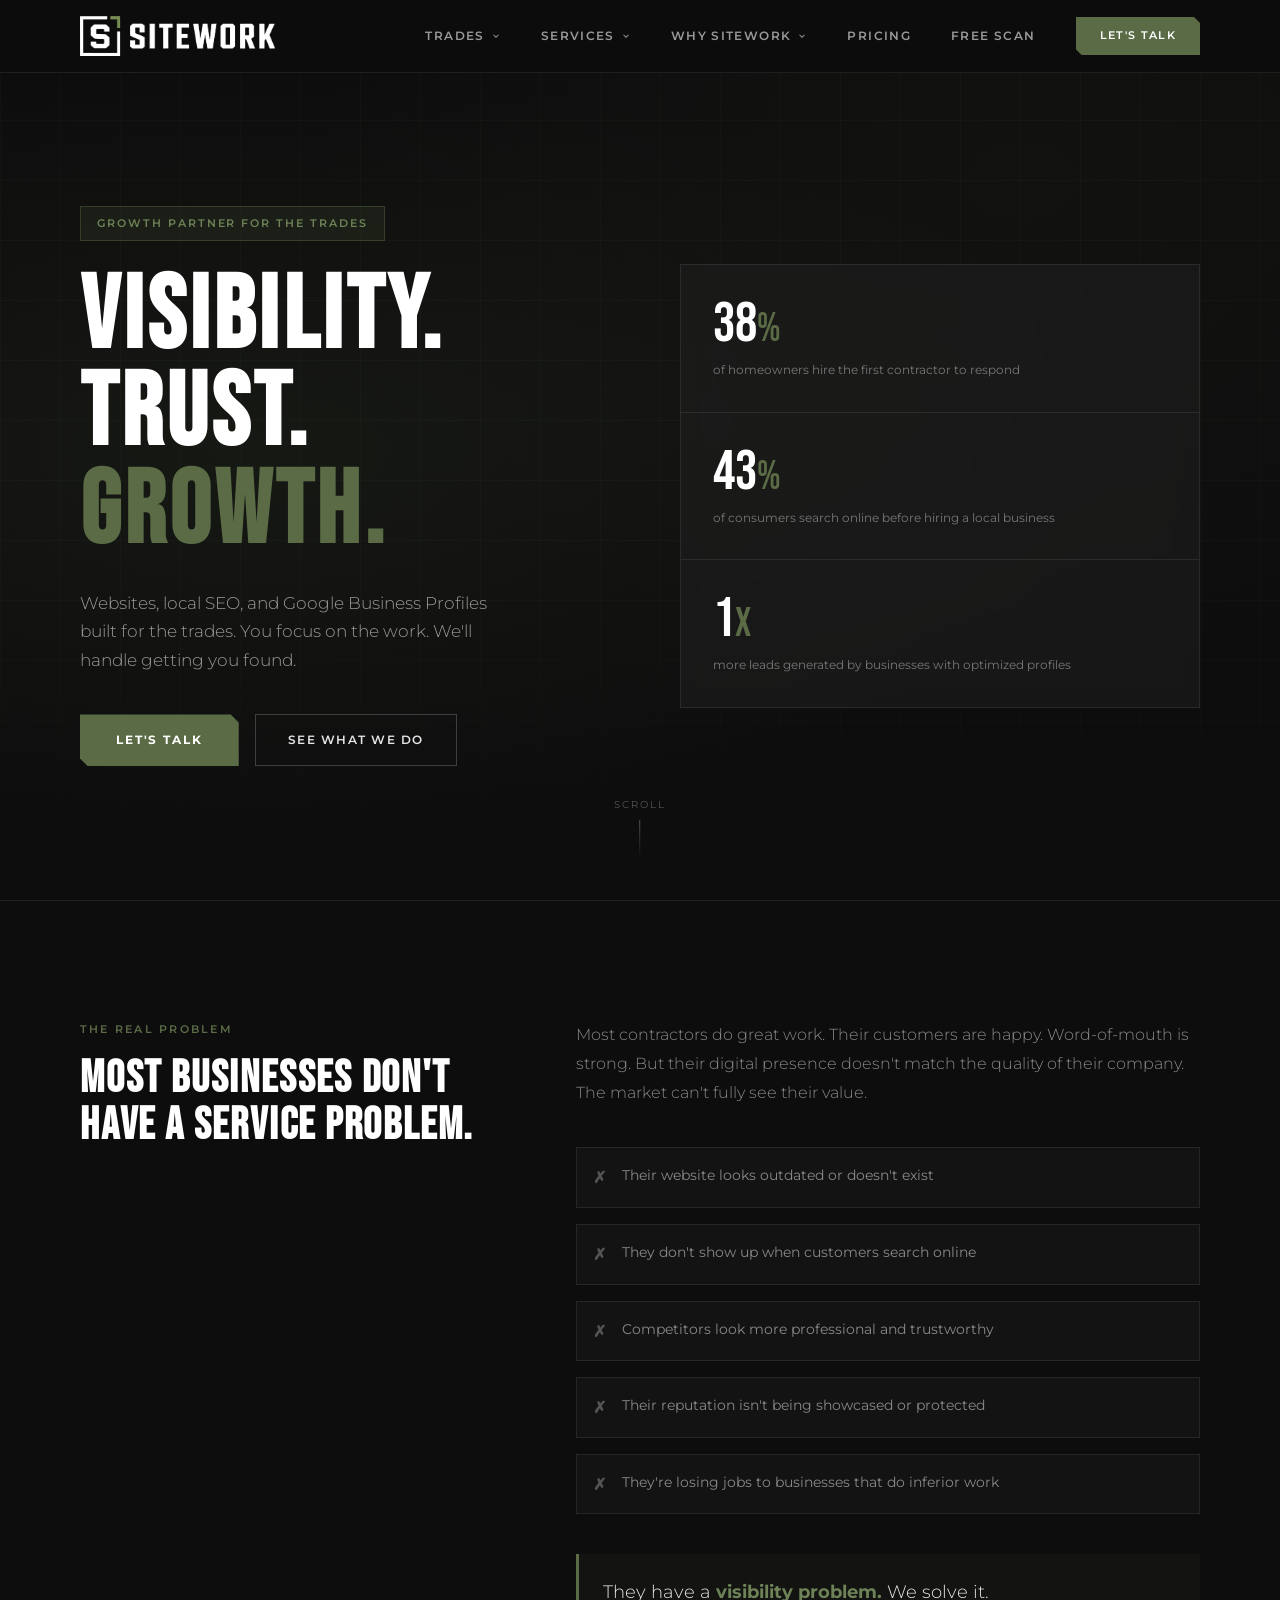
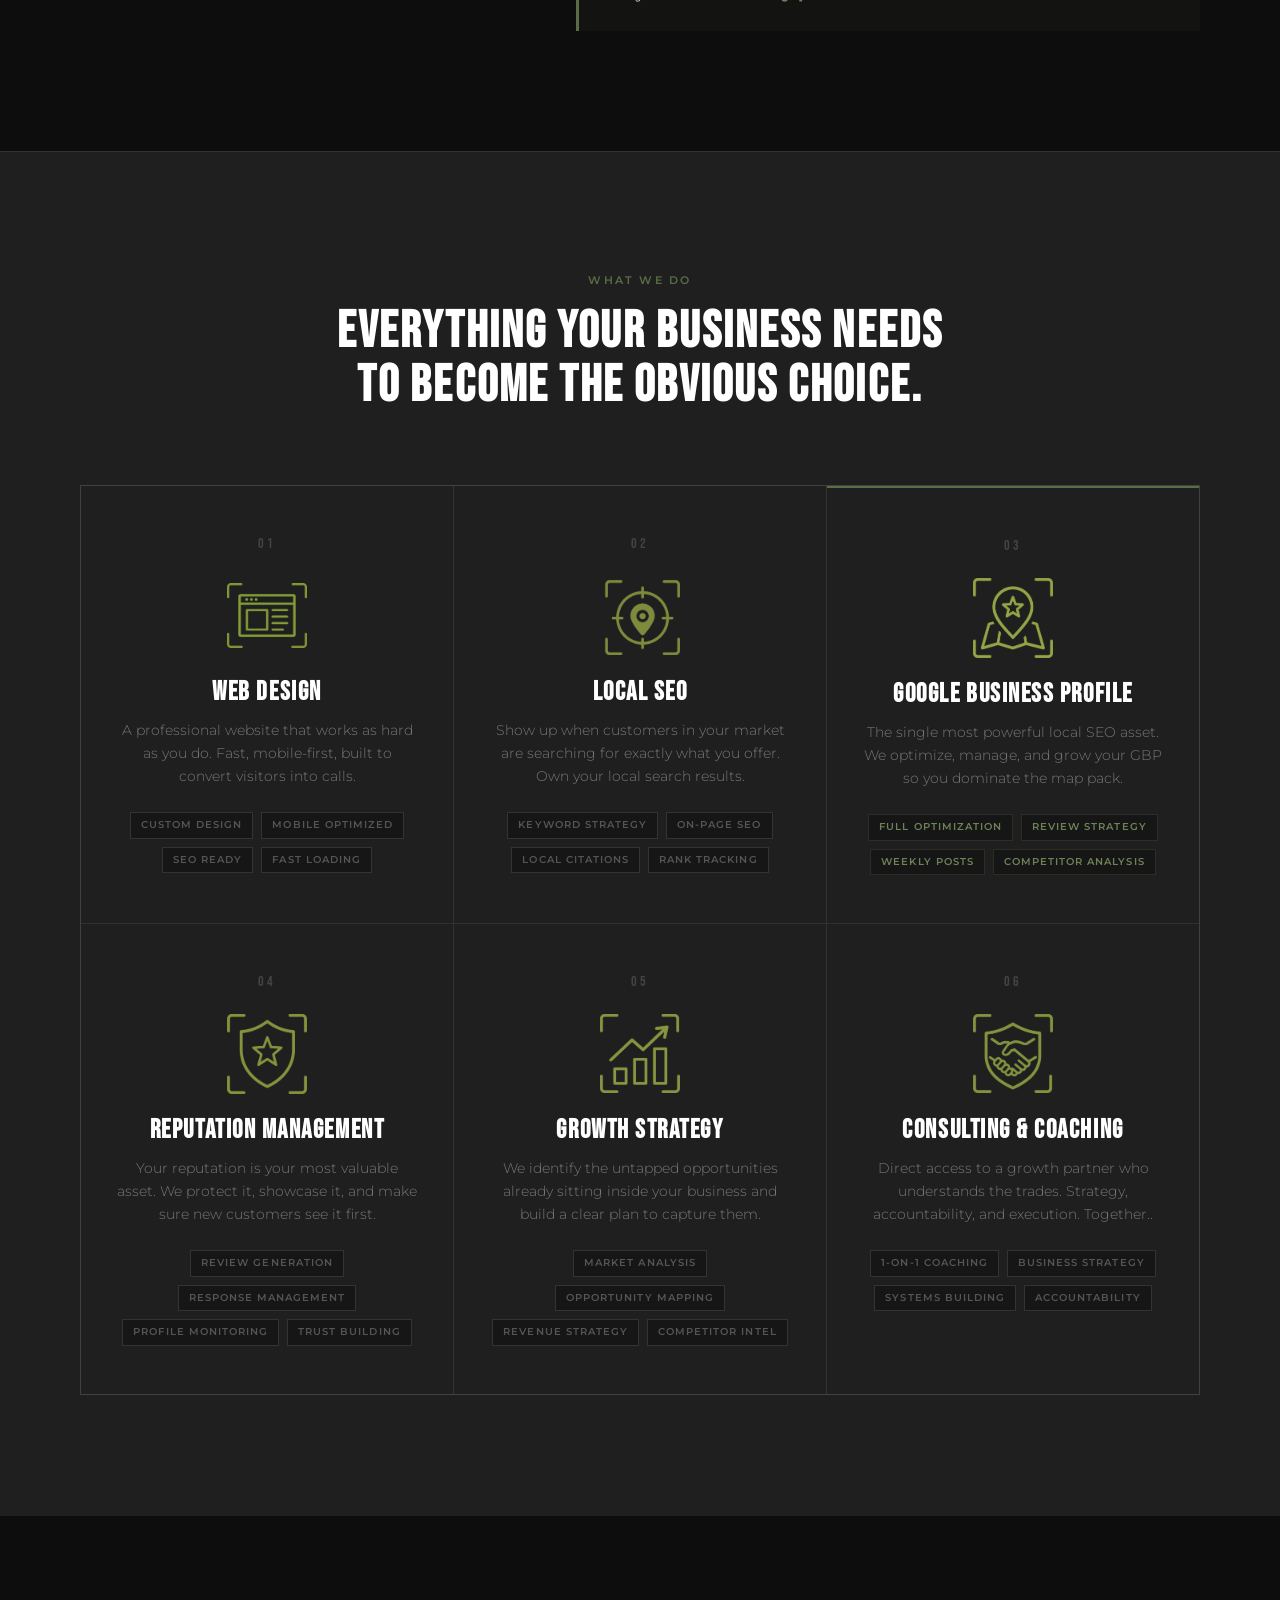
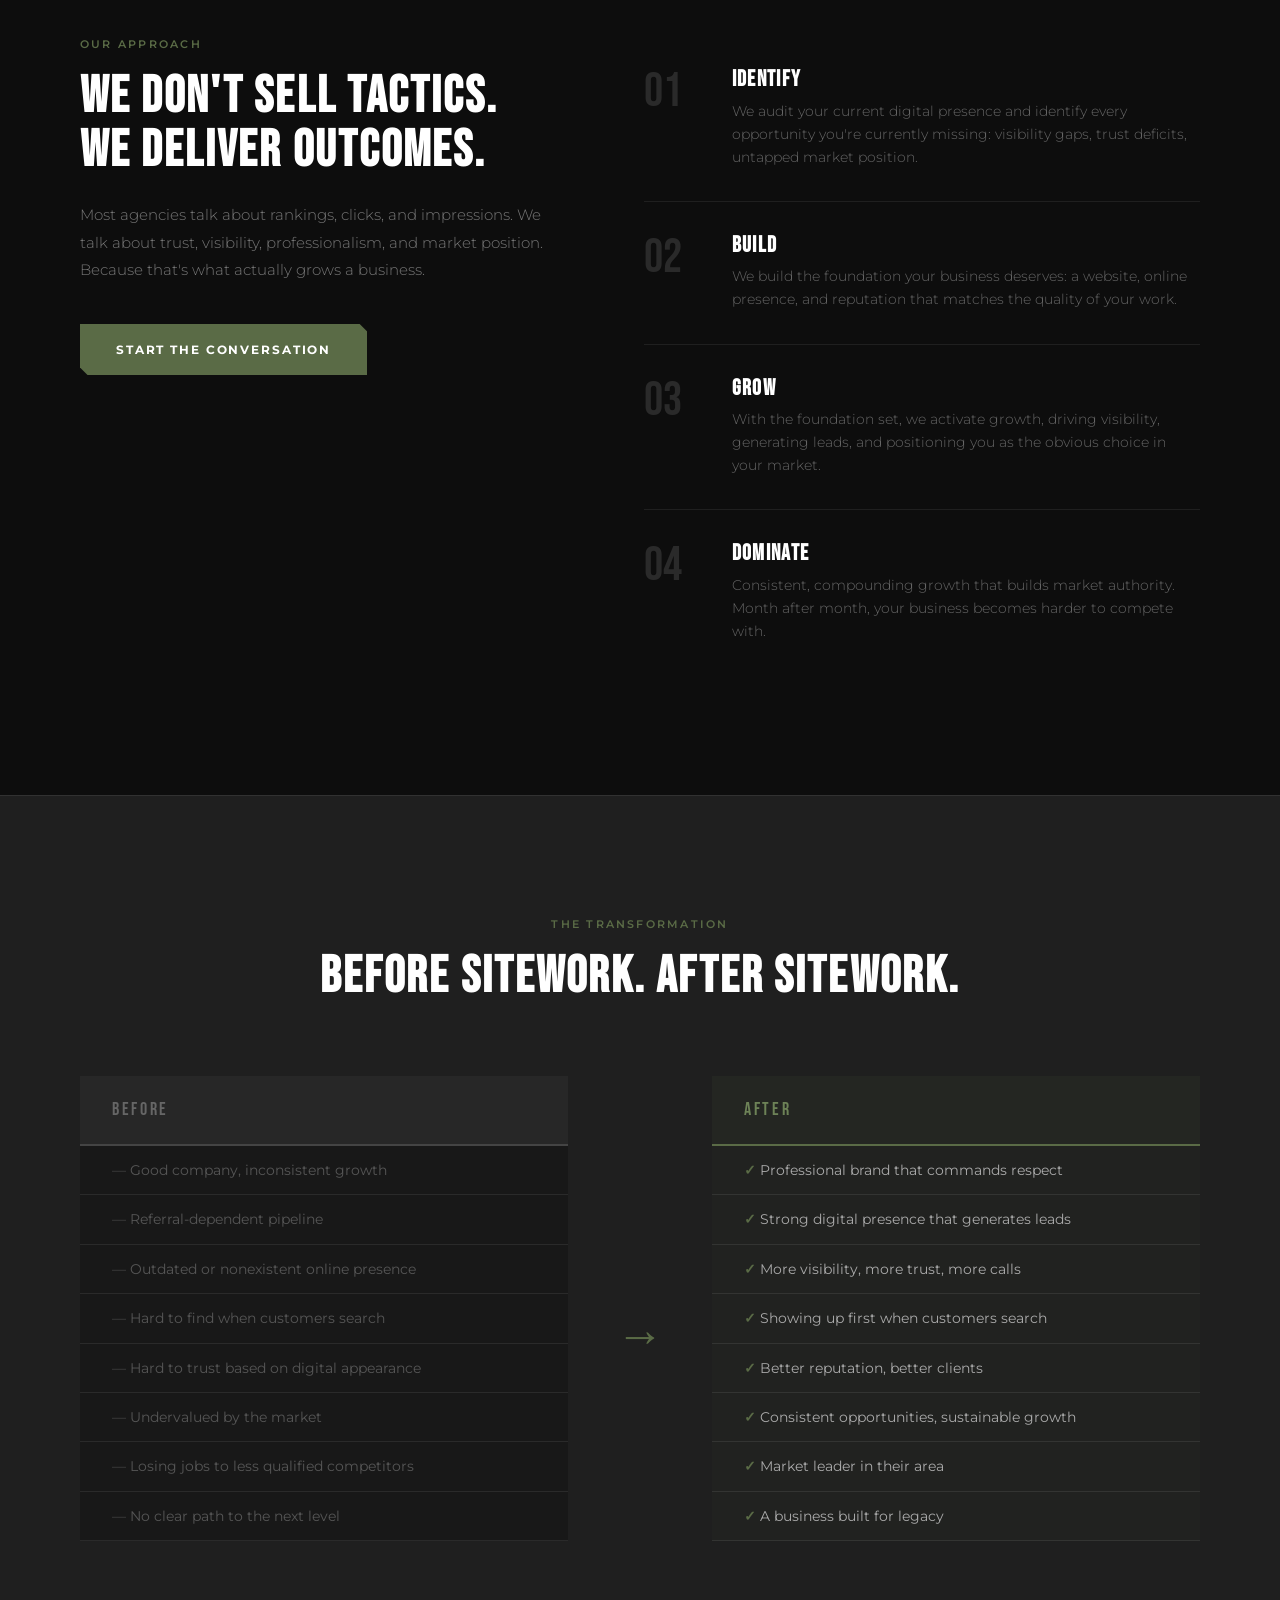
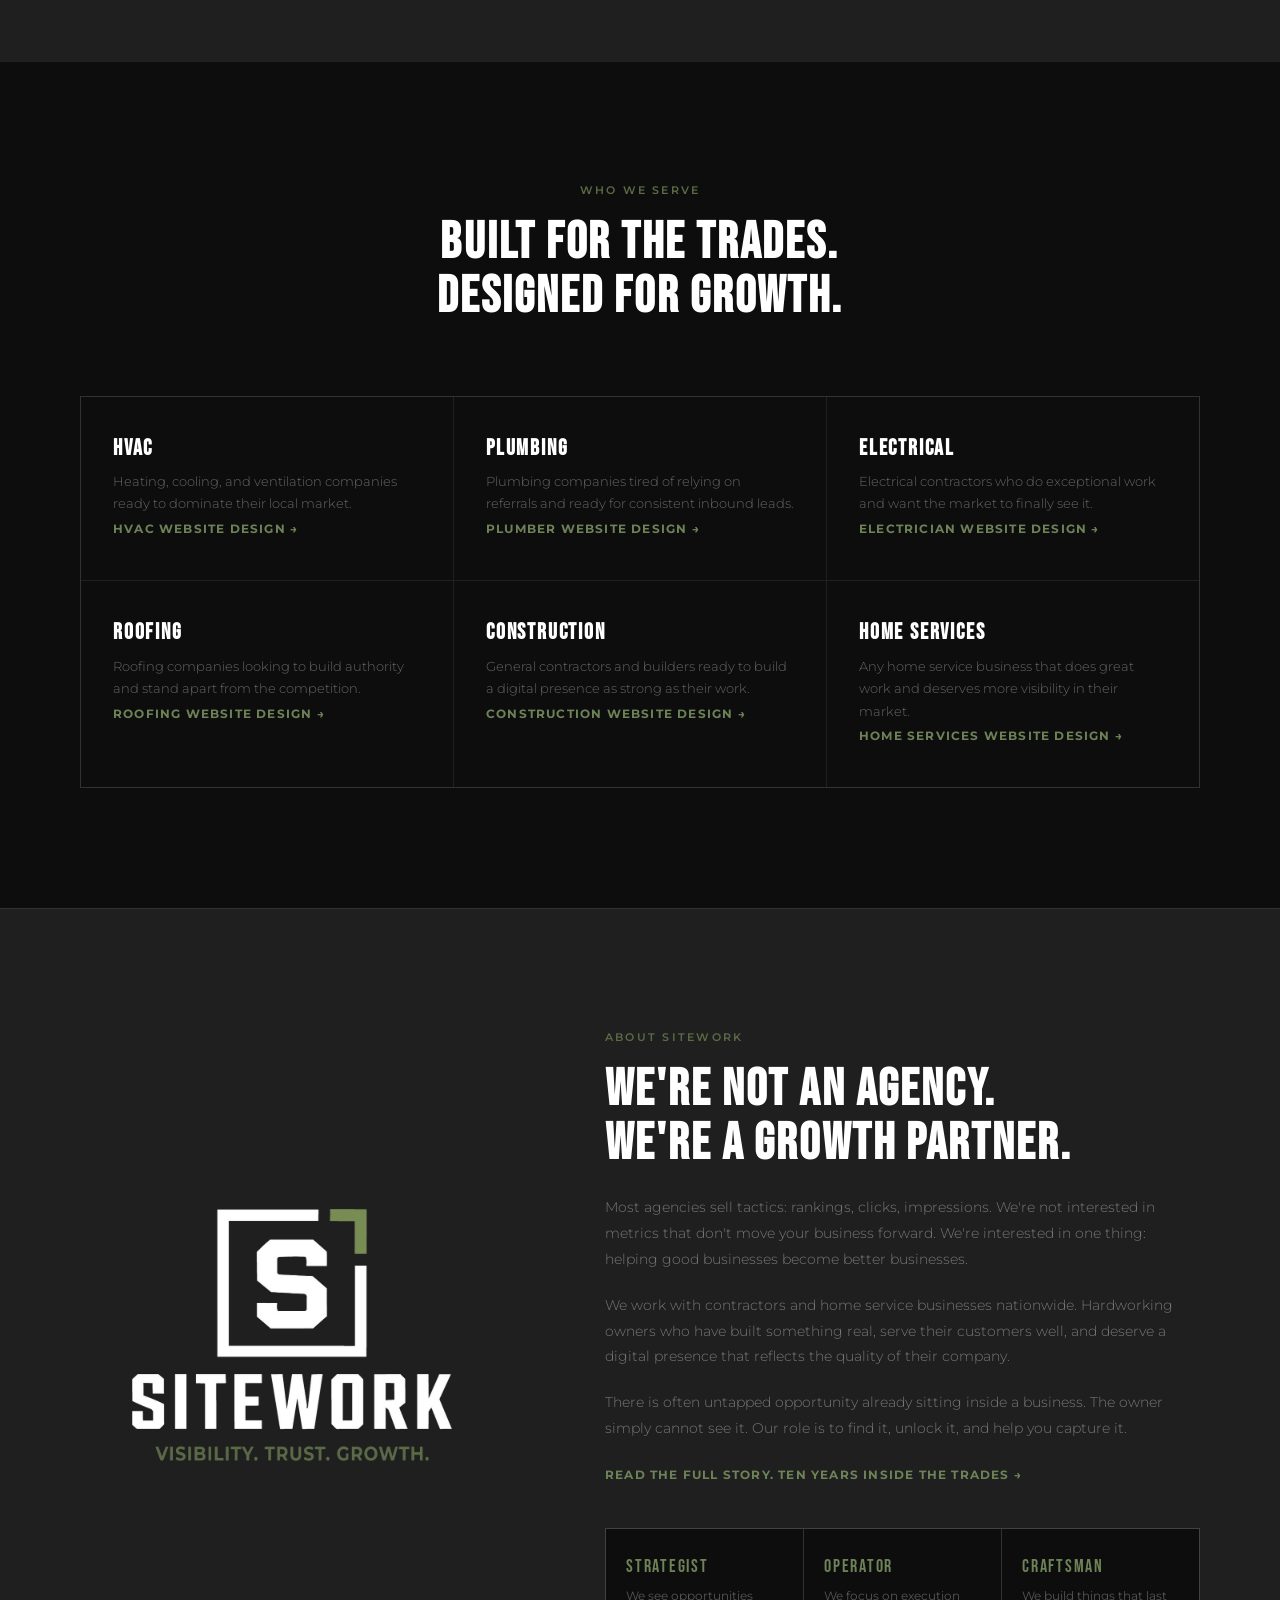
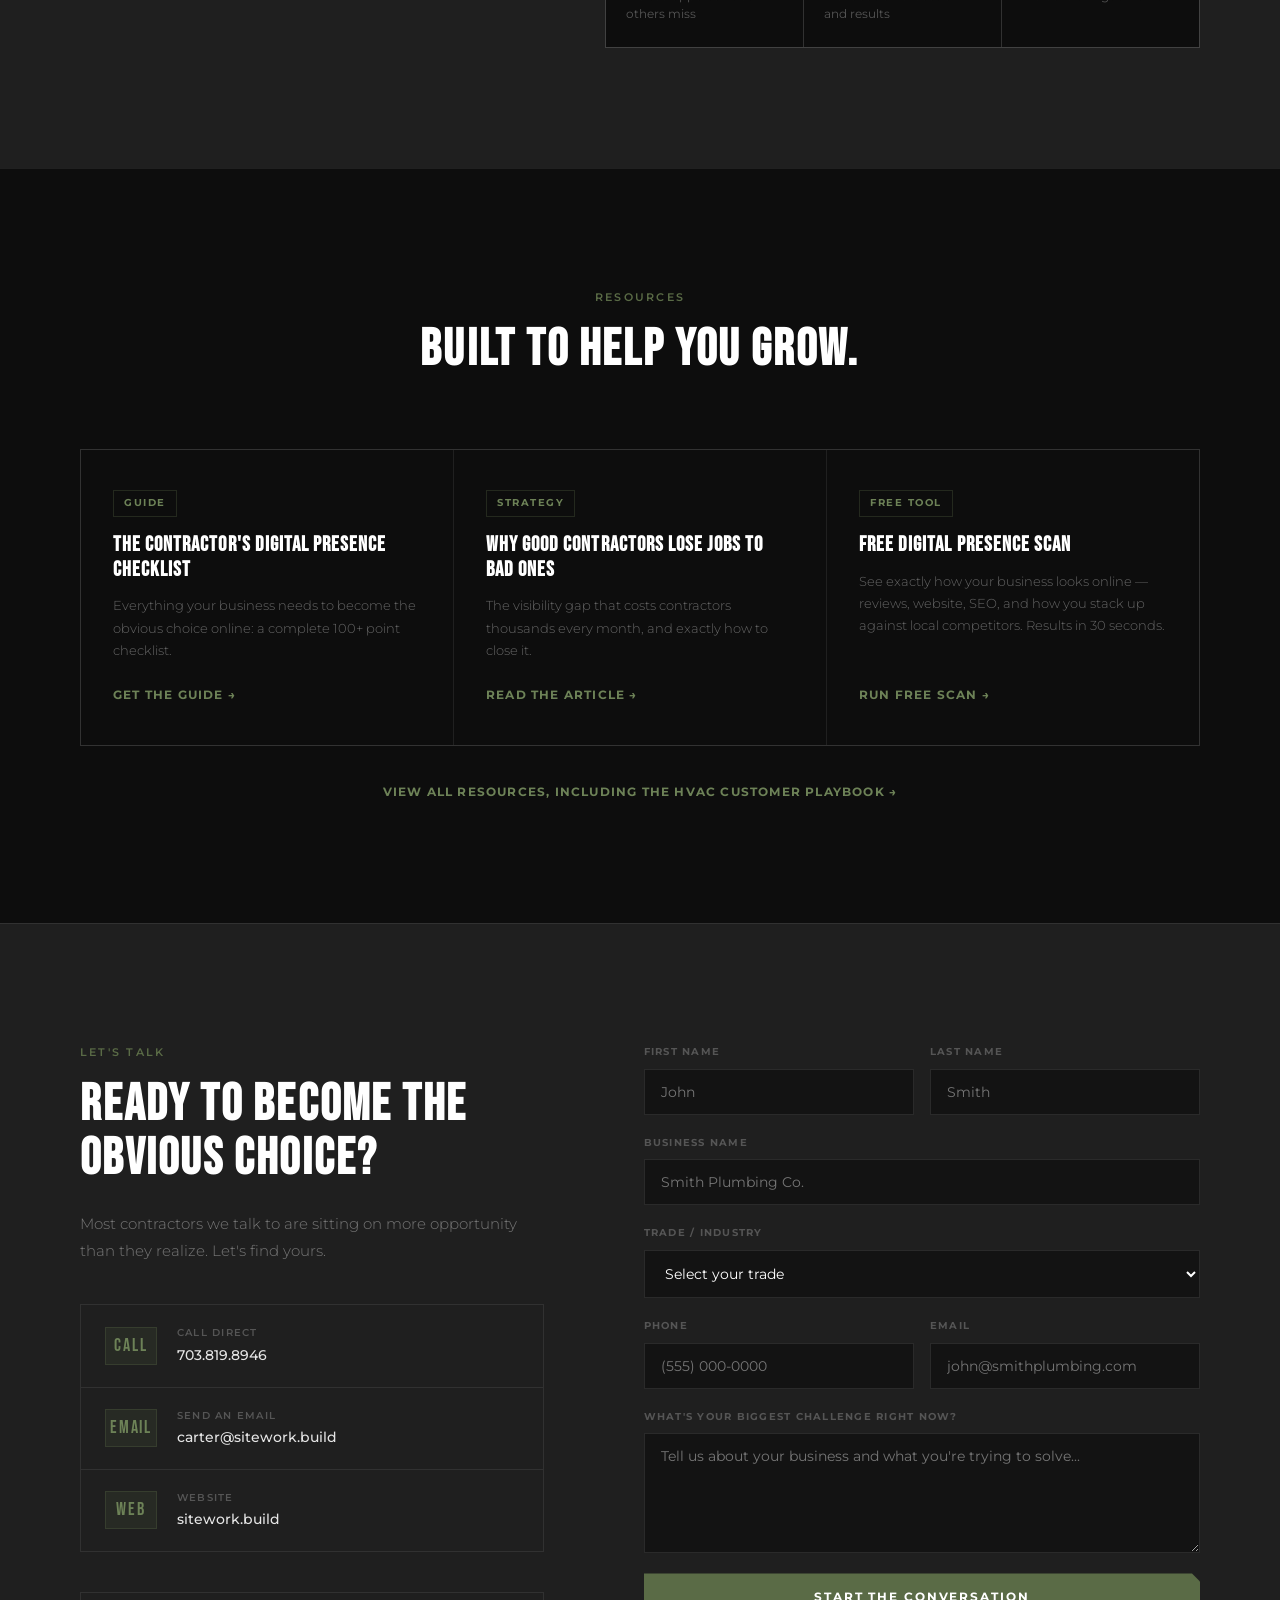
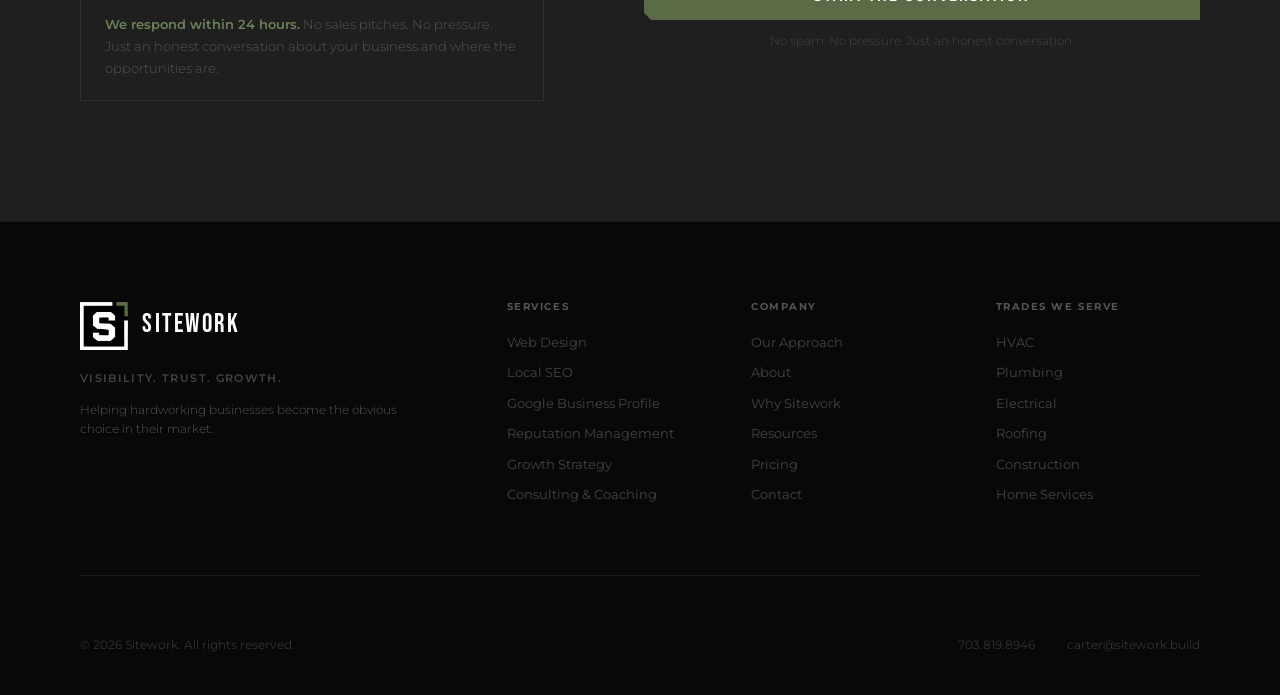
<file: index.html>
<!DOCTYPE html>
<html lang="en">
<head>
    <!-- Google tag (gtag.js) -->
    <script async src="https://www.googletagmanager.com/gtag/js?id=G-MHW1MLTXG2"></script>
    <script>
          window.dataLayer = window.dataLayer || [];
          function gtag(){dataLayer.push(arguments);}
          gtag('js', new Date());
          gtag('config', 'G-MHW1MLTXG2');
    </script>
<meta charset="UTF-8">
<meta name="viewport" content="width=device-width, initial-scale=1.0">
<title>Sitework | Visibility. Trust. Growth.</title>
<meta name="description" content="Sitework helps hardworking contractors and home service businesses become the obvious choice in their market. Web design, SEO, Google Business Profile, and growth strategy, nationwide.">
<meta name="keywords" content="contractor marketing, HVAC marketing, plumber SEO, electrician website, roofing company marketing, contractor growth strategy, contractor web design">
<link rel="canonical" href="https://sitework.build/">

<!-- Open Graph -->
<meta property="og:title" content="Sitework | Visibility. Trust. Growth.">
<meta property="og:description" content="We help hardworking business owners improve their visibility, build trust, and unlock growth by creating a stronger digital presence and better market position.">
<meta property="og:type" content="website">
<meta property="og:url" content="https://sitework.build">

<!-- Schema Markup -->
<script type="application/ld+json">
{
  "@context": "https://schema.org",
  "@type": "ProfessionalService",
  "name": "Sitework",
  "url": "https://sitework.build",
  "telephone": "+17038198946",
  "email": "carter@sitework.build",
  "description": "Sitework helps contractors and home service businesses become the obvious choice in their market through web design, SEO, and growth strategy.",
  "areaServed": "United States",
  "serviceType": ["Web Design", "SEO", "Google Business Profile Optimization", "Digital Marketing", "Business Consulting", "Growth Strategy"]
}
</script>

<link rel="icon" type="image/x-icon" href="favicon.ico">
<link rel="icon" type="image/png" sizes="32x32" href="favicon-32.png">
<link rel="icon" type="image/png" sizes="192x192" href="favicon-192.png">
<link rel="apple-touch-icon" sizes="180x180" href="apple-touch-icon.png">
<link rel="preconnect" href="https://fonts.googleapis.com">
<link rel="preconnect" href="https://fonts.gstatic.com" crossorigin>
<link href="https://fonts.googleapis.com/css2?family=Bebas+Neue&family=Montserrat:wght@300;400;500;600;700&display=swap" rel="stylesheet">
<script>
/* Blueprint intro: plays once per browser session. Runs before CSS paints to avoid any flash. */
(function(){
  try {
    if (sessionStorage.getItem('swIntroSeen')) {
      document.documentElement.classList.add('intro-seen');
    } else {
      document.documentElement.classList.add('intro-active');
      sessionStorage.setItem('swIntroSeen', '1');
    }
  } catch(e) {
    document.documentElement.classList.add('intro-seen');
  }
})();
</script>
<link rel="stylesheet" href="styles.css">
</head>
<body>

<!-- BLUEPRINT INTRO (plays once per session; hidden for returning visitors and reduced-motion users) -->
<div class="intro" id="intro" aria-hidden="true">
  <div class="intro-grid"></div>
  <div class="intro-center">
    <svg class="intro-logo" viewBox="0 0 760 150" role="img" aria-label="Sitework">
      <text x="50%" y="118" text-anchor="middle">SITEWORK</text>
    </svg>
    <div class="intro-beam"></div>
  </div>
</div>

<!-- NAV -->
<nav class="nav" id="nav">
  <div class="nav-inner">
    <a href="index.html" class="nav-logo">
      <img src="logo-horizontal.png" alt="Sitework" class="nav-logo-img" width="200" height="40">
    </a>
    <div class="nav-links">

      <!-- TRADES dropdown -->
      <div class="nav-drop" id="dropTrades">
        <button aria-haspopup="true" aria-expanded="false" onclick="toggleDrop('dropTrades')">
          Trades
          <svg viewBox="0 0 24 24"><path d="M6 9l6 6 6-6"/></svg>
        </button>
        <div class="nav-panel" role="menu">
          <div class="panel-label">Trades We Serve</div>
          <a href="hvac-website-design.html" role="menuitem">HVAC</a>
          <a href="plumber-website-design.html" role="menuitem">Plumbing</a>
          <a href="electrician-website-design.html" role="menuitem">Electrical</a>
          <a href="roofing-website-design.html" role="menuitem">Roofing</a>
          <a href="construction-website-design.html" role="menuitem">Construction</a>
          <a href="home-services-website-design.html" role="menuitem">Home Services</a>
        </div>
      </div>

      <!-- SERVICES dropdown -->
      <div class="nav-drop" id="dropServices">
        <button aria-haspopup="true" aria-expanded="false" onclick="toggleDrop('dropServices')">
          Services
          <svg viewBox="0 0 24 24"><path d="M6 9l6 6 6-6"/></svg>
        </button>
        <div class="nav-panel" role="menu">
          <div class="panel-label">What We Do</div>
          <a href="#services" role="menuitem">Web Design</a>
          <a href="#services" role="menuitem">Local SEO</a>
          <a href="#services" role="menuitem">Google Business Profile</a>
          <a href="#services" role="menuitem">Reputation Management</a>
          <a href="#services" role="menuitem">Growth Strategy</a>
          <a href="#services" role="menuitem">Consulting &amp; Coaching</a>
        </div>
      </div>

      <!-- WHY SITEWORK dropdown -->
      <div class="nav-drop" id="dropWhy">
        <button aria-haspopup="true" aria-expanded="false" onclick="toggleDrop('dropWhy')">
          Why Sitework
          <svg viewBox="0 0 24 24"><path d="M6 9l6 6 6-6"/></svg>
        </button>
        <div class="nav-panel" role="menu">
          <div class="panel-label">Learn More</div>
          <a href="why-sitework.html" role="menuitem">About</a>
          <a href="resources.html" role="menuitem">Resources</a>
        </div>
      </div>
      <a href="pricing.html">Pricing</a>
      <a href="https://analyzer.sitework.build/scan" class="nav-scan" target="_blank">Free Scan</a>
      <a href="#contact" class="nav-cta">Let's Talk</a>
    </div>
    <button class="hamburger" id="hamburger" aria-label="Menu">
      <span></span><span></span><span></span>
    </button>
  </div>
  <div class="mobile-menu" id="mobileMenu">
    <span class="mobile-drop-label">Trades We Serve</span>
    <a href="hvac-website-design.html" class="indent" onclick="closeMobile()">HVAC</a>
    <a href="plumber-website-design.html" class="indent" onclick="closeMobile()">Plumbing</a>
    <a href="electrician-website-design.html" class="indent" onclick="closeMobile()">Electrical</a>
    <a href="roofing-website-design.html" class="indent" onclick="closeMobile()">Roofing</a>
    <a href="construction-website-design.html" class="indent" onclick="closeMobile()">Construction</a>
    <a href="home-services-website-design.html" class="indent" onclick="closeMobile()">Home Services</a>
    <span class="mobile-drop-label">Services</span>
    <a href="#services" class="indent" onclick="closeMobile()">Web Design</a>
    <a href="#services" class="indent" onclick="closeMobile()">Local SEO</a>
    <a href="#services" class="indent" onclick="closeMobile()">Google Business Profile</a>
    <a href="#services" class="indent" onclick="closeMobile()">Reputation Management</a>
    <a href="#services" class="indent" onclick="closeMobile()">Growth Strategy</a>
    <a href="#services" class="indent" onclick="closeMobile()">Consulting &amp; Coaching</a>
    <span class="mobile-drop-label">Why Sitework</span>
    <a href="why-sitework.html" class="indent" onclick="closeMobile()">About</a>
    <a href="resources.html" class="indent" onclick="closeMobile()">Resources</a>
    <a href="pricing.html" onclick="closeMobile()">Pricing</a>
    <a href="https://analyzer.sitework.build/scan" onclick="closeMobile()" class="mobile-scan" target="_blank">Free Site Scan</a>
    <a href="#contact" onclick="closeMobile()" class="mobile-cta">Let's Talk</a>
  </div>
</nav>

<!-- HERO -->
<section class="hero" id="home">
  <div class="hero-bg">
    <div class="hero-grid"></div>
    <div class="hero-gradient"></div>
  </div>
  <div class="hero-inner">
    <div class="hero-content">
      <div class="hero-badge">Growth Partner for the Trades</div>
      <h1 class="hero-headline">
        <span class="line" style="animation-delay:0.1s">VISIBILITY.</span>
        <span class="line" style="animation-delay:0.2s">TRUST.</span>
        <span class="line accent" style="animation-delay:0.3s">GROWTH.</span>
      </h1>
      <p class="hero-sub" style="animation-delay:0.5s">
        Websites, local SEO, and Google Business Profiles built for the trades. You focus on the work. We'll handle getting you found.
      </p>
      <div class="hero-actions" style="animation-delay:0.6s">
        <a href="#contact" class="btn-primary">Let's Talk</a>
        <a href="#services" class="btn-ghost">See What We Do</a>
      </div>
    </div>
    <div class="hero-stats">
      <div class="stat" style="animation-delay:0.7s">
        <div class="stat-number"><span class="count" data-target="85">0</span><span>%</span></div>
        <div class="stat-label">of homeowners hire the first contractor to respond</div>
      </div>
      <div class="stat-divider"></div>
      <div class="stat" style="animation-delay:0.8s">
        <div class="stat-number"><span class="count" data-target="97">0</span><span>%</span></div>
        <div class="stat-label">of consumers search online before hiring a local business</div>
      </div>
      <div class="stat-divider"></div>
      <div class="stat" style="animation-delay:0.9s">
        <div class="stat-number"><span class="count" data-target="3">0</span><span>x</span></div>
        <div class="stat-label">more leads generated by businesses with optimized profiles</div>
      </div>
    </div>
  </div>
  <div class="scroll-indicator">
    <span>Scroll</span>
    <div class="scroll-line"></div>
  </div>
</section>

<!-- PROBLEM -->
<section class="problem">
  <div class="container">
    <div class="problem-grid">
      <div class="problem-left">
        <div class="section-label">The Real Problem</div>
        <h2 class="section-title">Most businesses don't have a service problem.</h2>
      </div>
      <div class="problem-right">
        <p class="problem-intro">Most contractors do great work. Their customers are happy. Word-of-mouth is strong. But their digital presence doesn't match the quality of their company. The market can't fully see their value.</p>
        <div class="problem-items">
          <div class="problem-item">
            <div class="problem-icon">✗</div>
            <div>Their website looks outdated or doesn't exist</div>
          </div>
          <div class="problem-item">
            <div class="problem-icon">✗</div>
            <div>They don't show up when customers search online</div>
          </div>
          <div class="problem-item">
            <div class="problem-icon">✗</div>
            <div>Competitors look more professional and trustworthy</div>
          </div>
          <div class="problem-item">
            <div class="problem-icon">✗</div>
            <div>Their reputation isn't being showcased or protected</div>
          </div>
          <div class="problem-item">
            <div class="problem-icon">✗</div>
            <div>They're losing jobs to businesses that do inferior work</div>
          </div>
        </div>
        <div class="problem-conclusion">
          They have a <strong>visibility problem.</strong> We solve it.
        </div>
      </div>
    </div>
  </div>
</section>

<!-- SERVICES -->
<section class="services" id="services">
  <div class="container">
    <div class="section-header">
      <div class="section-label">What We Do</div>
      <h2 class="section-title">Everything your business needs<br>to become the obvious choice.</h2>
    </div>
    <div class="services-grid">
      <div class="service-card">
        <div class="service-number">01</div>
        <div class="service-icon"><img src="icon-webdesign.png" alt="Web Design"></div>
        <h3>Web Design</h3>
        <p>A professional website that works as hard as you do. Fast, mobile-first, built to convert visitors into calls.</p>
        <div class="service-includes">
          <span>Custom Design</span>
          <span>Mobile Optimized</span>
          <span>SEO Ready</span>
          <span>Fast Loading</span>
        </div>
      </div>
      <div class="service-card">
        <div class="service-number">02</div>
        <div class="service-icon"><img src="icon-seo.png" alt="Local SEO"></div>
        <h3>Local SEO</h3>
        <p>Show up when customers in your market are searching for exactly what you offer. Own your local search results.</p>
        <div class="service-includes">
          <span>Keyword Strategy</span>
          <span>On-Page SEO</span>
          <span>Local Citations</span>
          <span>Rank Tracking</span>
        </div>
      </div>
      <div class="service-card featured">
        <div class="service-number">03</div>
        <div class="service-icon"><img src="icon-gbp.png" alt="Google Business Profile"></div>
        <h3>Google Business Profile</h3>
        <p>The single most powerful local SEO asset. We optimize, manage, and grow your GBP so you dominate the map pack.</p>
        <div class="service-includes">
          <span>Full Optimization</span>
          <span>Review Strategy</span>
          <span>Weekly Posts</span>
          <span>Competitor Analysis</span>
        </div>
      </div>
      <div class="service-card">
        <div class="service-number">04</div>
        <div class="service-icon"><img src="icon-reputation.png" alt="Reputation Management"></div>
        <h3>Reputation Management</h3>
        <p>Your reputation is your most valuable asset. We protect it, showcase it, and make sure new customers see it first.</p>
        <div class="service-includes">
          <span>Review Generation</span>
          <span>Response Management</span>
          <span>Profile Monitoring</span>
          <span>Trust Building</span>
        </div>
      </div>
      <div class="service-card">
        <div class="service-number">05</div>
        <div class="service-icon"><img src="icon-growth.png" alt="Growth Strategy"></div>
        <h3>Growth Strategy</h3>
        <p>We identify the untapped opportunities already sitting inside your business and build a clear plan to capture them.</p>
        <div class="service-includes">
          <span>Market Analysis</span>
          <span>Opportunity Mapping</span>
          <span>Revenue Strategy</span>
          <span>Competitor Intel</span>
        </div>
      </div>
      <div class="service-card">
        <div class="service-number">06</div>
        <div class="service-icon"><img src="icon-consulting.png" alt="Consulting & Coaching"></div>
        <h3>Consulting & Coaching</h3>
        <p>Direct access to a growth partner who understands the trades. Strategy, accountability, and execution. Together..</p>
        <div class="service-includes">
          <span>1-on-1 Coaching</span>
          <span>Business Strategy</span>
          <span>Systems Building</span>
          <span>Accountability</span>
        </div>
      </div>
    </div>
  </div>
</section>

<!-- APPROACH -->
<section class="approach" id="approach">
  <div class="container">
    <div class="approach-grid">
      <div class="approach-left">
        <div class="section-label">Our Approach</div>
        <h2 class="section-title">We don't sell tactics.<br>We deliver outcomes.</h2>
        <p>Most agencies talk about rankings, clicks, and impressions. We talk about trust, visibility, professionalism, and market position. Because that's what actually grows a business.</p>
        <a href="#contact" class="btn-primary">Start The Conversation</a>
      </div>
      <div class="approach-right">
        <div class="approach-step">
          <div class="step-number">01</div>
          <div class="step-content">
            <h4>Identify</h4>
            <p>We audit your current digital presence and identify every opportunity you're currently missing: visibility gaps, trust deficits, untapped market position.</p>
          </div>
        </div>
        <div class="approach-step">
          <div class="step-number">02</div>
          <div class="step-content">
            <h4>Build</h4>
            <p>We build the foundation your business deserves: a website, online presence, and reputation that matches the quality of your work.</p>
          </div>
        </div>
        <div class="approach-step">
          <div class="step-number">03</div>
          <div class="step-content">
            <h4>Grow</h4>
            <p>With the foundation set, we activate growth, driving visibility, generating leads, and positioning you as the obvious choice in your market.</p>
          </div>
        </div>
        <div class="approach-step">
          <div class="step-number">04</div>
          <div class="step-content">
            <h4>Dominate</h4>
            <p>Consistent, compounding growth that builds market authority. Month after month, your business becomes harder to compete with.</p>
          </div>
        </div>
      </div>
    </div>
  </div>
</section>

<!-- TRANSFORMATION -->
<section class="transformation">
  <div class="container">
    <div class="section-header">
      <div class="section-label">The Transformation</div>
      <h2 class="section-title">Before Sitework. After Sitework.</h2>
    </div>
    <div class="transform-grid">
      <div class="transform-col before">
        <div class="transform-header">
          <span class="transform-label">Before</span>
        </div>
        <ul class="transform-list">
          <li>Good company, inconsistent growth</li>
          <li>Referral-dependent pipeline</li>
          <li>Outdated or nonexistent online presence</li>
          <li>Hard to find when customers search</li>
          <li>Hard to trust based on digital appearance</li>
          <li>Undervalued by the market</li>
          <li>Losing jobs to less qualified competitors</li>
          <li>No clear path to the next level</li>
        </ul>
      </div>
      <div class="transform-arrow">→</div>
      <div class="transform-col after">
        <div class="transform-header">
          <span class="transform-label">After</span>
        </div>
        <ul class="transform-list">
          <li>Professional brand that commands respect</li>
          <li>Strong digital presence that generates leads</li>
          <li>More visibility, more trust, more calls</li>
          <li>Showing up first when customers search</li>
          <li>Better reputation, better clients</li>
          <li>Consistent opportunities, sustainable growth</li>
          <li>Market leader in their area</li>
          <li>A business built for legacy</li>
        </ul>
      </div>
    </div>
  </div>
</section>

<!-- WHO WE SERVE -->
<section class="serve">
  <div class="container">
    <div class="section-header">
      <div class="section-label">Who We Serve</div>
      <h2 class="section-title">Built for the trades.<br>Designed for growth.</h2>
    </div>
    <div class="serve-grid">
      <div class="serve-card">
        <h4>HVAC</h4>
        <p>Heating, cooling, and ventilation companies ready to dominate their local market.</p>
        <a href="hvac-website-design.html" class="resource-link">HVAC Website Design →</a>
      </div>
      <div class="serve-card">
        <h4>Plumbing</h4>
        <p>Plumbing companies tired of relying on referrals and ready for consistent inbound leads.</p>
        <a href="plumber-website-design.html" class="resource-link">Plumber Website Design →</a>
      </div>
      <div class="serve-card">
        <h4>Electrical</h4>
        <p>Electrical contractors who do exceptional work and want the market to finally see it.</p>
        <a href="electrician-website-design.html" class="resource-link">Electrician Website Design →</a>
      </div>
      <div class="serve-card">
        <h4>Roofing</h4>
        <p>Roofing companies looking to build authority and stand apart from the competition.</p>
        <a href="roofing-website-design.html" class="resource-link">Roofing Website Design →</a>
      </div>
      <div class="serve-card">
        <h4>Construction</h4>
        <p>General contractors and builders ready to build a digital presence as strong as their work.</p>
        <a href="construction-website-design.html" class="resource-link">Construction Website Design →</a>
      </div>
      <div class="serve-card">
        <h4>Home Services</h4>
        <p>Any home service business that does great work and deserves more visibility in their market.</p>
        <a href="home-services-website-design.html" class="resource-link">Home Services Website Design →</a>
      </div>
    </div>
  </div>
</section>

<!-- ABOUT -->
<section class="about" id="about">
  <div class="container">
    <div class="about-grid">
      <div class="about-left">
        <div class="about-visual">
          <div class="about-logo-large">
            <img src="logo-full-slogan.png" alt="Sitework: Visibility. Trust. Growth." class="about-logo-img">
          </div>
        </div>
      </div>
      <div class="about-right">
        <div class="section-label">About Sitework</div>
        <h2 class="section-title">We're not an agency.<br>We're a growth partner.</h2>
        <p>Most agencies sell tactics: rankings, clicks, impressions. We're not interested in metrics that don't move your business forward. We're interested in one thing: helping good businesses become better businesses.</p>
        <p>We work with contractors and home service businesses nationwide. Hardworking owners who have built something real, serve their customers well, and deserve a digital presence that reflects the quality of their company.</p>
        <p>There is often untapped opportunity already sitting inside a business. The owner simply cannot see it. Our role is to find it, unlock it, and help you capture it.</p>
        <p><a href="why-sitework.html" class="resource-link">Read the full story. Ten years inside the trades →</a></p>
        <div class="about-values">
          <div class="value">
            <div class="value-title">Strategist</div>
            <div class="value-desc">We see opportunities others miss</div>
          </div>
          <div class="value">
            <div class="value-title">Operator</div>
            <div class="value-desc">We focus on execution and results</div>
          </div>
          <div class="value">
            <div class="value-title">Craftsman</div>
            <div class="value-desc">We build things that last</div>
          </div>
        </div>
      </div>
    </div>
  </div>
</section>

<!-- RESOURCES -->
<section class="resources" id="resources">
  <div class="container">
    <div class="section-header">
      <div class="section-label">Resources</div>
      <h2 class="section-title">Built to help you grow.</h2>
    </div>
    <div class="resources-grid">
      <div class="resource-card">
        <div class="resource-tag">Guide</div>
        <h4>The Contractor's Digital Presence Checklist</h4>
        <p>Everything your business needs to become the obvious choice online: a complete 100+ point checklist.</p>
        <a href="#contact" class="resource-link">Get the Guide →</a>
      </div>
      <div class="resource-card">
        <div class="resource-tag">Strategy</div>
        <h4>Why Good Contractors Lose Jobs to Bad Ones</h4>
        <p>The visibility gap that costs contractors thousands every month, and exactly how to close it.</p>
        <a href="why-good-contractors-lose-jobs.html" class="resource-link">Read the Article →</a>
      </div>
      <div class="resource-card">
        <div class="resource-tag">Free Tool</div>
        <h4>Free Digital Presence Scan</h4>
        <p>See exactly how your business looks online — reviews, website, SEO, and how you stack up against local competitors. Results in 30 seconds.</p>
        <a href="https://analyzer.sitework.build/scan" class="resource-link" target="_blank">Run Free Scan →</a>
      </div>
    </div>
    <p style="margin-top:32px;text-align:center;"><a href="resources.html" class="resource-link">View all resources, including the HVAC customer playbook →</a></p>
  </div>
</section>

<!-- CONTACT -->
<section class="contact" id="contact">
  <div class="container">
    <div class="contact-grid">
      <div class="contact-left">
        <div class="section-label">Let's Talk</div>
        <h2 class="section-title">Ready to become the obvious choice?</h2>
        <p>Most contractors we talk to are sitting on more opportunity than they realize. Let's find yours.</p>
        <div class="contact-info">
          <a href="tel:+17038198946" class="contact-item">
            <div class="contact-icon contact-icon-text">CALL</div>
            <div>
              <div class="contact-label">Call Direct</div>
              <div class="contact-value">703.819.8946</div>
            </div>
          </a>
          <a href="mailto:carter@sitework.build" class="contact-item">
            <div class="contact-icon contact-icon-text">EMAIL</div>
            <div>
              <div class="contact-label">Send an Email</div>
              <div class="contact-value">carter@sitework.build</div>
            </div>
          </a>
          <div class="contact-item">
            <div class="contact-icon contact-icon-text">WEB</div>
            <div>
              <div class="contact-label">Website</div>
              <div class="contact-value">sitework.build</div>
            </div>
          </div>
        </div>
        <div class="contact-promise">
          <strong>We respond within 24 hours.</strong> No sales pitches. No pressure. Just an honest conversation about your business and where the opportunities are.
        </div>
      </div>
      <div class="contact-right">
        <form class="contact-form" action="https://api.web3forms.com/submit" method="POST">
          <input type="hidden" name="access_key" value="2324c5a4-549c-471b-8647-b2c258378af7">
          <input type="hidden" name="subject" value="New inquiry from sitework.build">
          <input type="hidden" name="redirect" value="https://sitework.build/thankyou.html">
          <div class="form-row">
            <div class="form-group">
              <label>First Name</label>
              <input type="text" name="first_name" placeholder="John" required>
            </div>
            <div class="form-group">
              <label>Last Name</label>
              <input type="text" name="last_name" placeholder="Smith" required>
            </div>
          </div>
          <div class="form-group">
            <label>Business Name</label>
            <input type="text" name="business_name" placeholder="Smith Plumbing Co." required>
          </div>
          <div class="form-group">
            <label>Trade / Industry</label>
            <select name="trade" required>
              <option value="" disabled selected>Select your trade</option>
              <option>HVAC</option>
              <option>Plumbing</option>
              <option>Electrical</option>
              <option>Roofing</option>
              <option>Construction</option>
              <option>Home Services</option>
              <option>Other</option>
            </select>
          </div>
          <div class="form-row">
            <div class="form-group">
              <label>Phone</label>
              <input type="tel" name="phone" placeholder="(555) 000-0000" required>
            </div>
            <div class="form-group">
              <label>Email</label>
              <input type="email" name="email" placeholder="john@smithplumbing.com" required>
            </div>
          </div>
          <div class="form-group">
            <label>What's your biggest challenge right now?</label>
            <textarea name="message" placeholder="Tell us about your business and what you're trying to solve..." rows="4"></textarea>
          </div>
          <button type="submit" class="btn-primary full-width">Start The Conversation</button>
          <p class="form-note">No spam. No pressure. Just an honest conversation.</p>
        </form>
        <div class="form-success" id="formSuccess">
          <div class="success-icon">✓</div>
          <h3>Message Received.</h3>
          <p>We'll be in touch within 24 hours.</p>
        </div>
      </div>
    </div>
  </div>
</section>

<!-- FOOTER -->
<footer class="footer">
  <div class="container">
    <div class="footer-top">
      <div class="footer-brand">
        <div class="footer-logo">
          <img src="Boxlogo-white.png" alt="Sitework" class="footer-logo-img">
          <span>SITEWORK</span>
        </div>
        <p>Visibility. Trust. Growth.</p>
        <p class="footer-desc">Helping hardworking businesses become the obvious choice in their market.</p>
      </div>
      <div class="footer-links">
        <div class="footer-col">
          <h5>Services</h5>
          <a href="#services">Web Design</a>
          <a href="#services">Local SEO</a>
          <a href="#services">Google Business Profile</a>
          <a href="#services">Reputation Management</a>
          <a href="#services">Growth Strategy</a>
          <a href="#services">Consulting & Coaching</a>
        </div>
        <div class="footer-col">
          <h5>Company</h5>
          <a href="#approach">Our Approach</a>
          <a href="#about">About</a>
          <a href="why-sitework.html">Why Sitework</a>
          <a href="resources.html">Resources</a>
          <a href="pricing.html">Pricing</a>
          <a href="#contact">Contact</a>
        </div>
        <div class="footer-col">
          <h5>Trades We Serve</h5>
          <a href="hvac-website-design.html">HVAC</a>
          <a href="plumber-website-design.html">Plumbing</a>
          <a href="electrician-website-design.html">Electrical</a>
          <a href="roofing-website-design.html">Roofing</a>
          <a href="construction-website-design.html">Construction</a>
          <a href="home-services-website-design.html">Home Services</a>
        </div>
      </div>
    </div>
    <div class="footer-bottom">
      <div class="footer-left">
        <p>© 2026 Sitework. All rights reserved.</p>
      </div>
      <div class="footer-right">
        <a href="tel:+17038198946">703.819.8946</a>
        <a href="mailto:carter@sitework.build">carter@sitework.build</a>
      </div>
    </div>
  </div>
</footer>

<script src="script.js"></script>
</body>
</html>
</file>
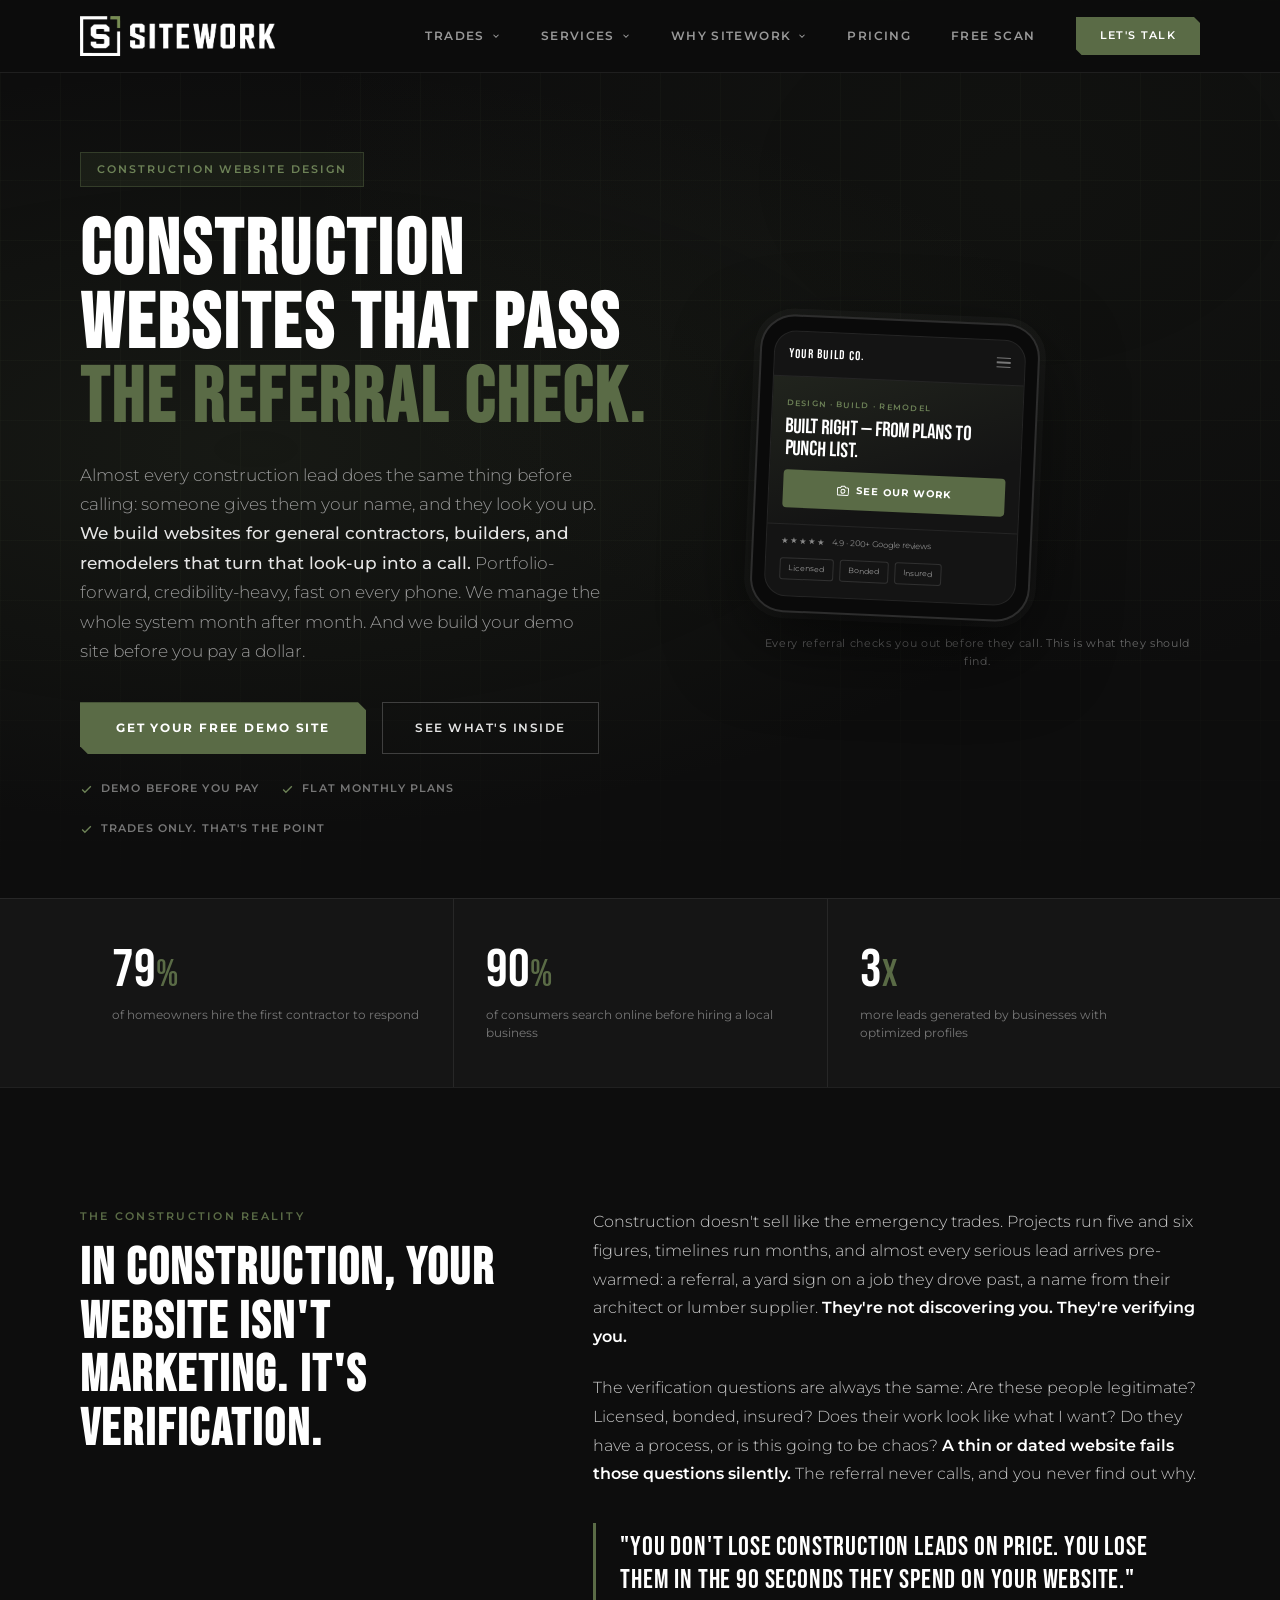
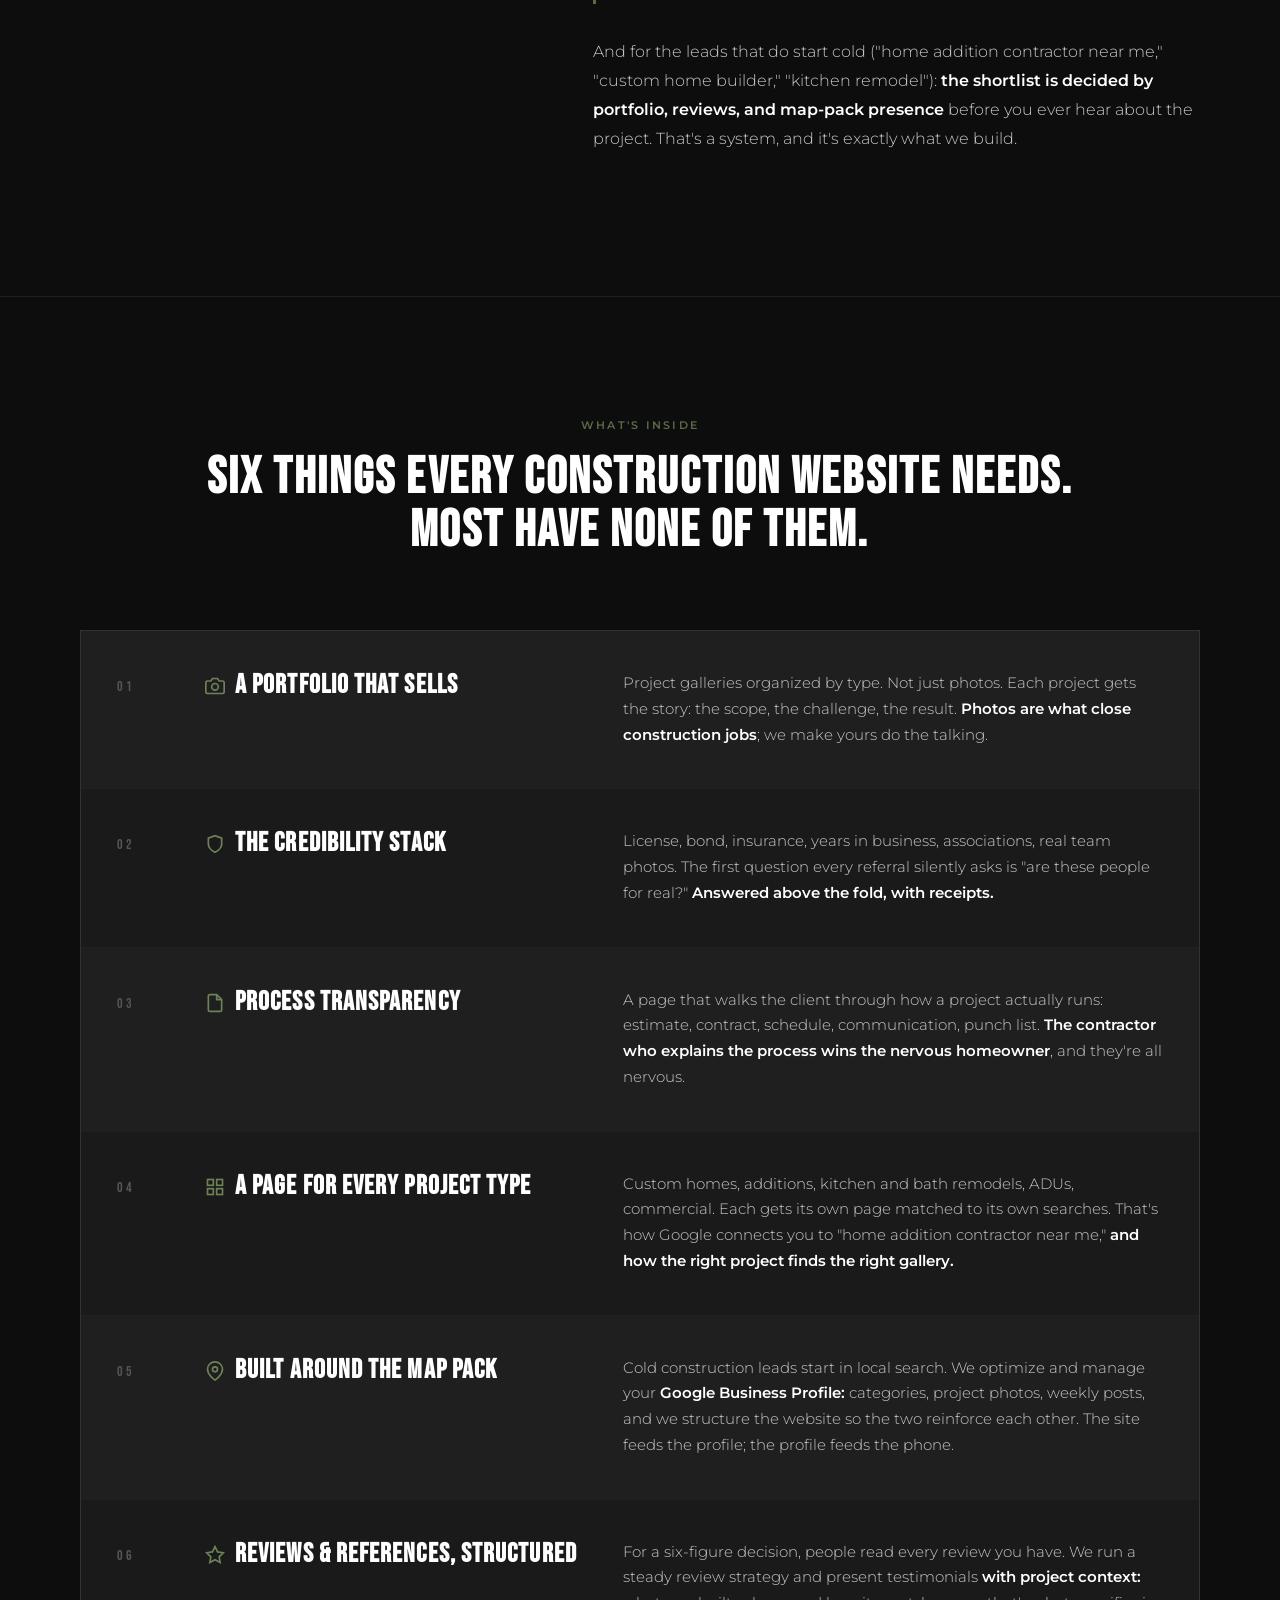
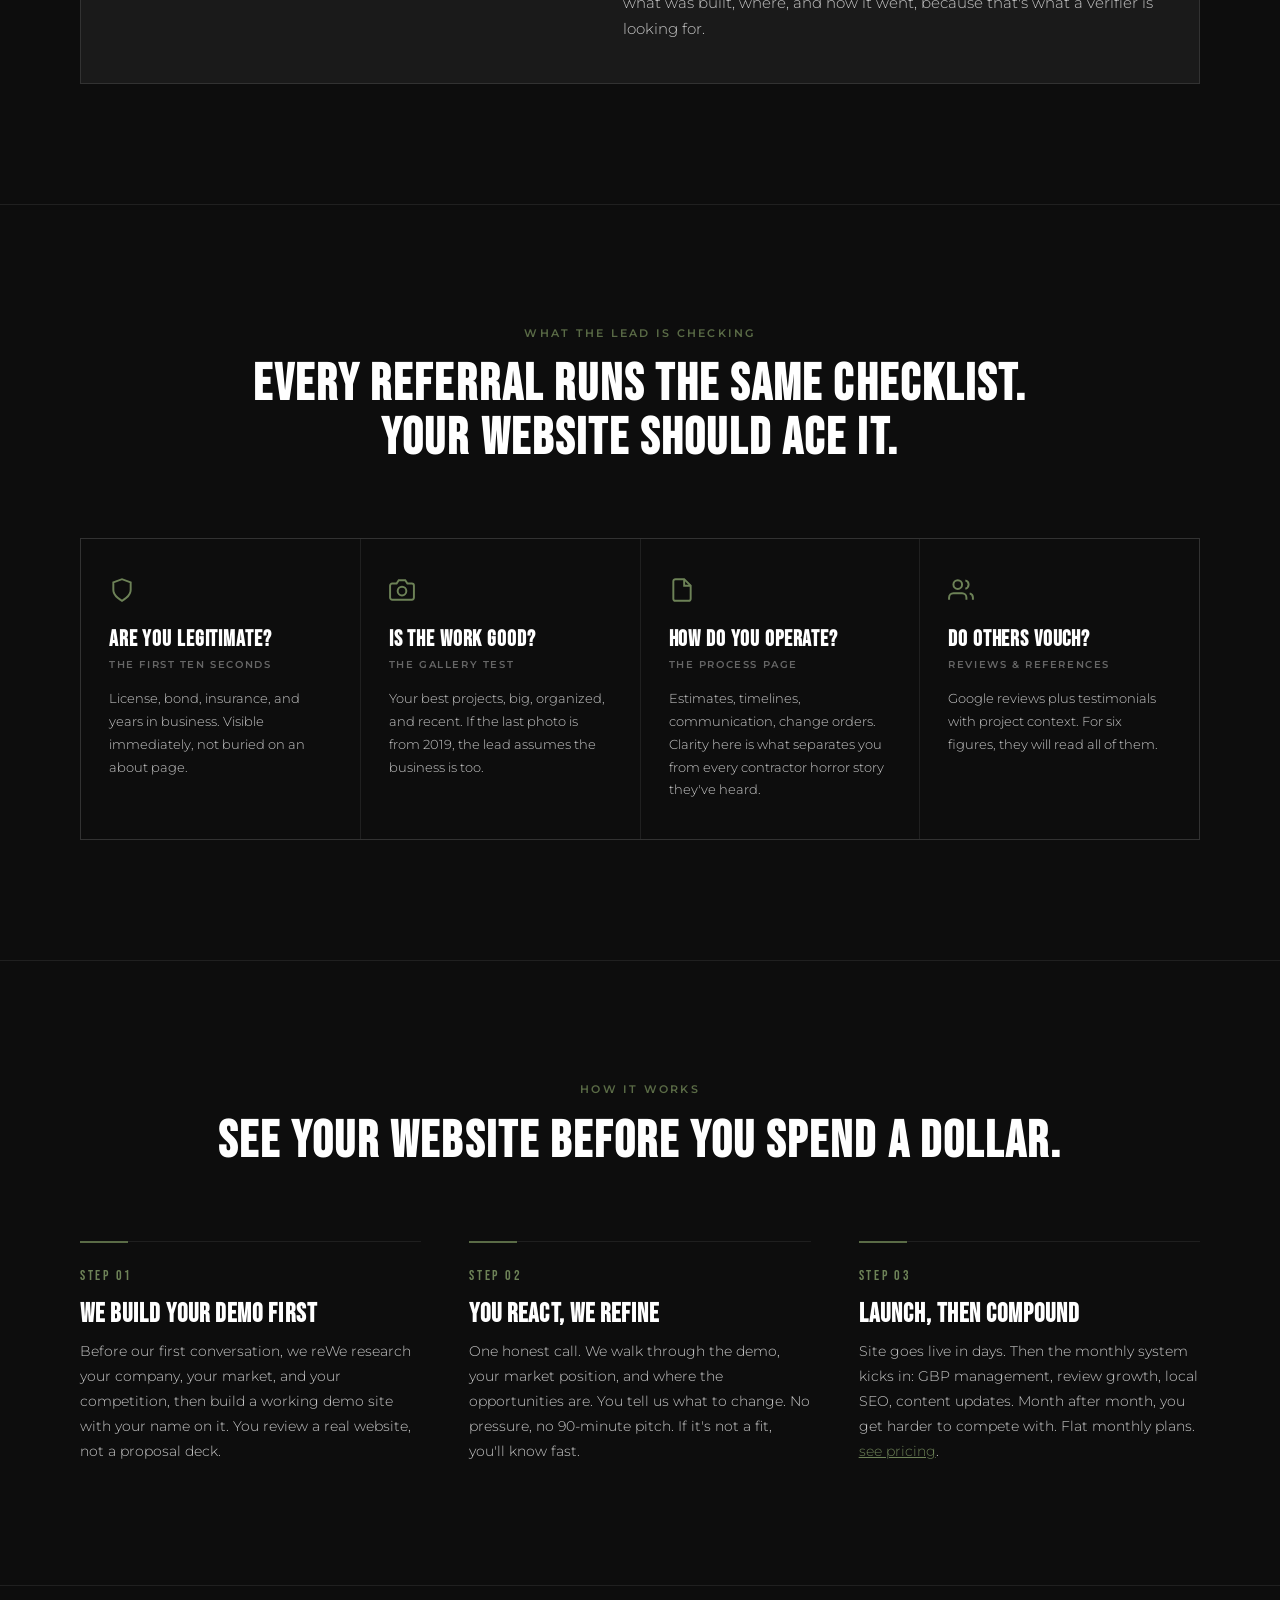
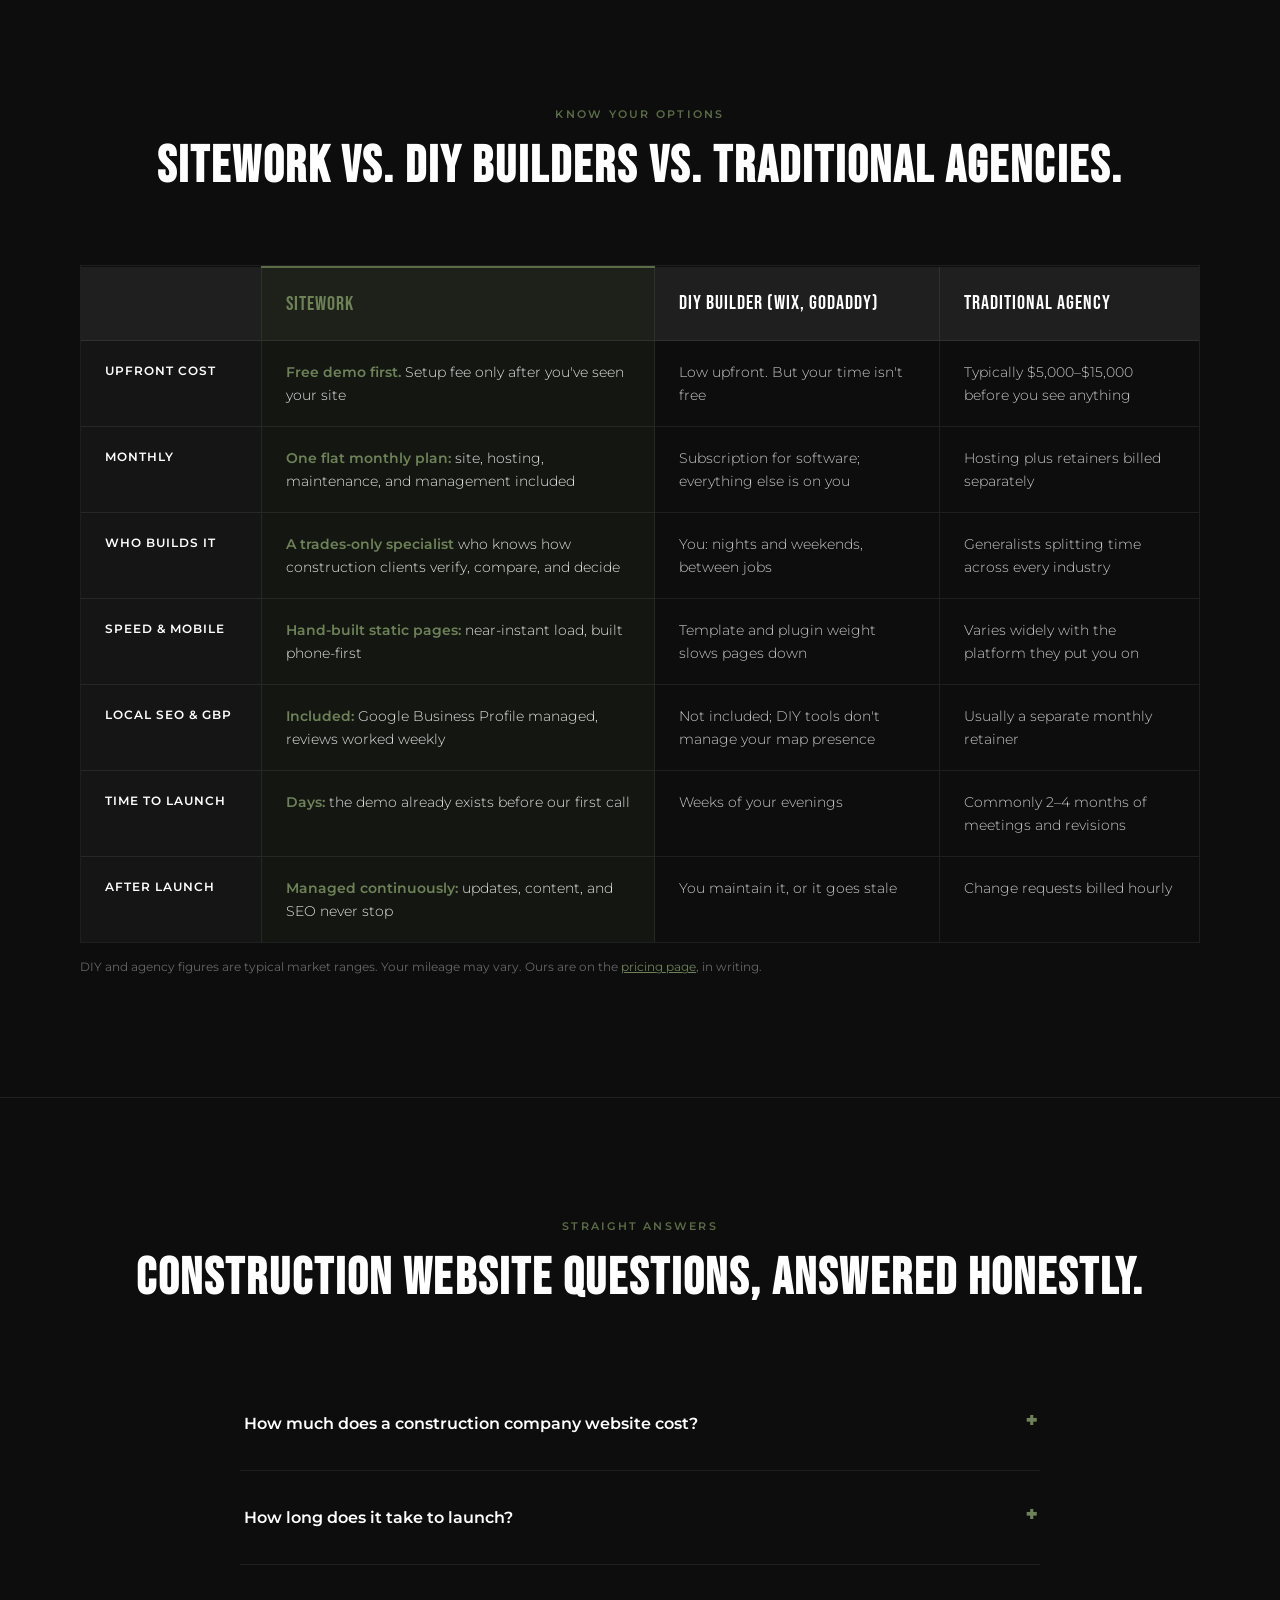
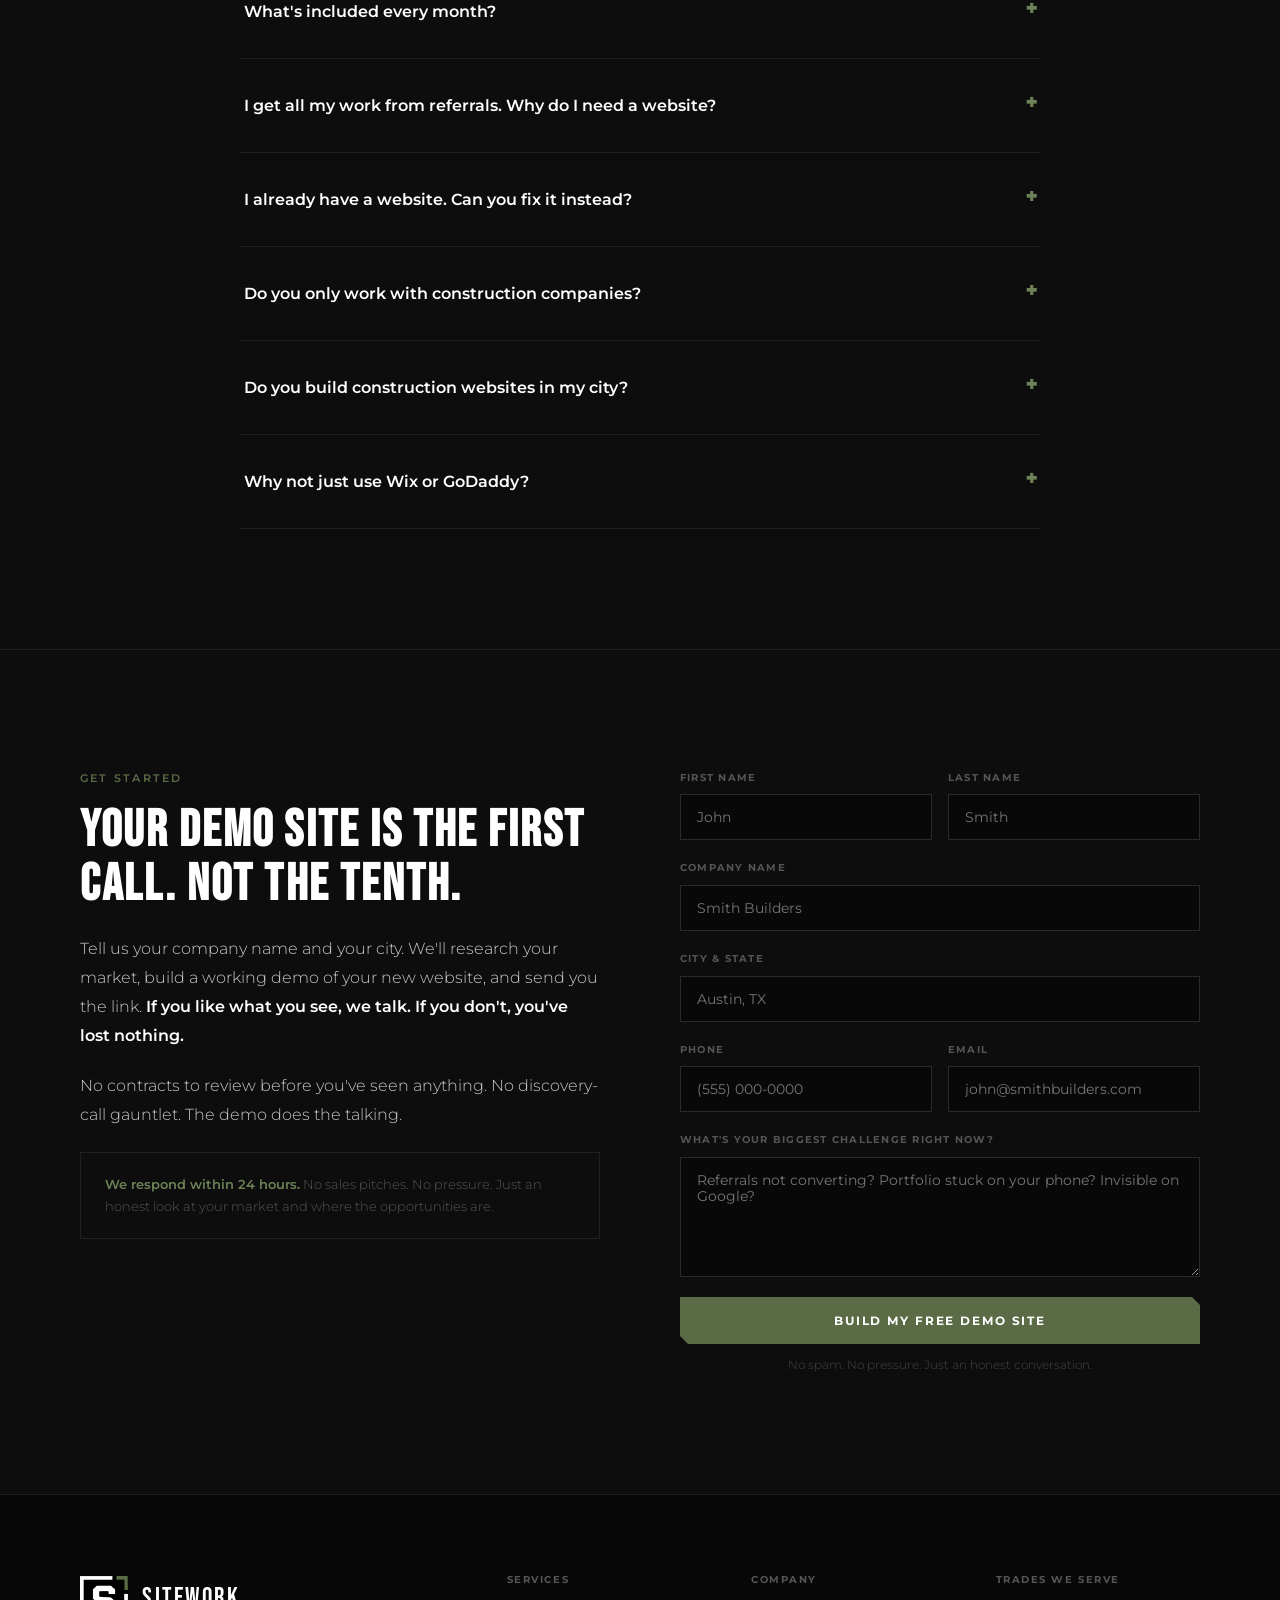
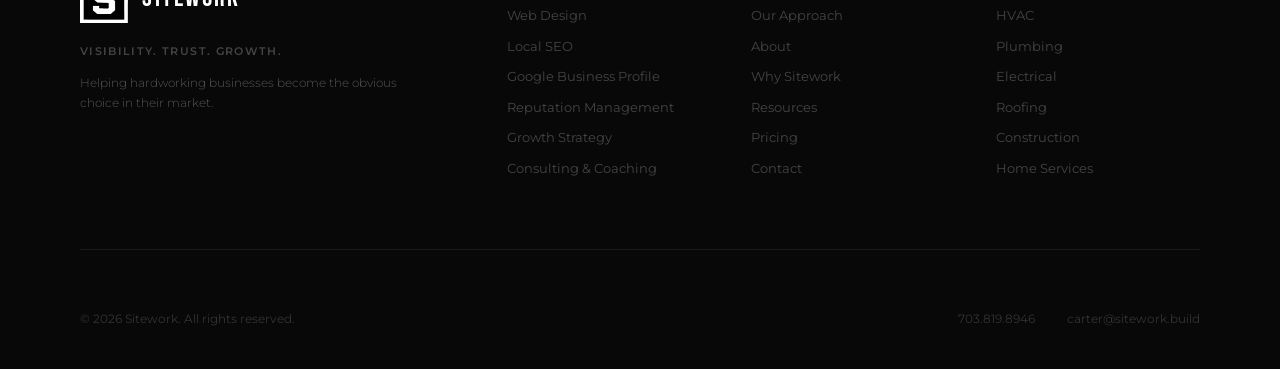
<file: construction-website-design.html>
<!DOCTYPE html>
<html lang="en">
<head>
<meta charset="UTF-8">
<meta name="viewport" content="width=device-width, initial-scale=1.0">
<title>Construction Company Website Design — Built to Pass the Referral Check | SITEWORK</title>
<meta name="description" content="Website design for general contractors, builders, and remodelers: portfolio-forward, credibility-heavy, fast on every phone. Local SEO and Google Business Profile management included. Flat monthly plans. Demo built before you pay anything.">

<link rel="canonical" href="https://sitework.build/construction-website-design">

<!-- Open Graph -->
<meta property="og:title" content="Construction Company Website Design — Built to Pass the Referral Check">
<meta property="og:description" content="Website design for general contractors, builders, and remodelers: portfolio-forward, credibility-heavy, fast on every phone. Local SEO and Google Business Profile management included. Flat monthly plans. Demo built before you pay anything.">
<meta property="og:type" content="website">
<meta property="og:url" content="https://sitework.build/construction-website-design">

<!-- Schema: Service -->
<script type="application/ld+json">
{
  "@context": "https://schema.org",
  "@type": "Service",
  "serviceType": "Construction Company Website Design",
  "name": "Construction Website Design & Local SEO",
  "description": "Custom website design, local SEO, and Google Business Profile management for general contractors, builders, and remodelers. Portfolio-forward, credibility-heavy websites built to convert referrals and high-intent local searches into projects.",
  "provider": {
    "@type": "ProfessionalService",
    "name": "Sitework",
    "url": "https://sitework.build",
    "telephone": "+17038198946",
    "email": "carter@sitework.build"
  },
  "areaServed": "United States",
  "audience": {
    "@type": "Audience",
    "audienceType": "General contractors, home builders, and remodeling companies"
  }
}
</script>

<!-- Schema: Breadcrumb -->
<script type="application/ld+json">
{
  "@context": "https://schema.org",
  "@type": "BreadcrumbList",
  "itemListElement": [
    { "@type": "ListItem", "position": 1, "name": "Home", "item": "https://sitework.build" },
    { "@type": "ListItem", "position": 2, "name": "Construction Website Design", "item": "https://sitework.build/construction-website-design" }
  ]
}
</script>

<!-- Schema: FAQ (mirrors the visible FAQ section below) -->
<script type="application/ld+json">
{
  "@context": "https://schema.org",
  "@type": "FAQPage",
  "mainEntity": [
    {
      "@type": "Question",
      "name": "How much does a construction company website cost?",
      "acceptedAnswer": {
        "@type": "Answer",
        "text": "Sitework runs on flat monthly plans plus a one-time setup fee. The website, hosting, maintenance, and ongoing updates are all included. No surprise five-figure builds. Current plans are always published on our pricing page before you ever talk to us."
      }
    },
    {
      "@type": "Question",
      "name": "How long does it take to launch?",
      "acceptedAnswer": {
        "@type": "Answer",
        "text": "Days, not months. We build a working demo of your site before our first conversation, so by the time we talk you're reviewing a real website with your company name on it. Not a proposal. Once you approve it, launch is a matter of days."
      }
    },
    {
      "@type": "Question",
      "name": "What's included every month?",
      "acceptedAnswer": {
        "@type": "Answer",
        "text": "Hosting, security, maintenance, content updates, and (depending on your plan) local SEO, Google Business Profile management, weekly GBP posts, and review strategy. The site is never finished and abandoned; it's managed continuously."
      }
    },
    {
      "@type": "Question",
      "name": "I get all my work from referrals. Why do I need a website?",
      "acceptedAnswer": {
        "@type": "Answer",
        "text": "Because referrals check. Nearly every referred lead looks you up before calling, and a thin or dated site quietly kills calls you never knew you were getting. The website's first job is to stop that leak; its second job is to add cold leads from local search on top of the referral flow you already have."
      }
    },
    {
      "@type": "Question",
      "name": "I already have a website. Can you fix it instead?",
      "acceptedAnswer": {
        "@type": "Answer",
        "text": "Usually the honest answer is that a rebuild on a modern, fast foundation costs less than patching an old site. Our subscription model makes the rebuild painless. We'll audit what you have for free and tell you straight whether it's worth keeping."
      }
    },
    {
      "@type": "Question",
      "name": "Do you only work with construction companies?",
      "acceptedAnswer": {
        "@type": "Answer",
        "text": "We work exclusively with trades and home service businesses: HVAC, plumbing, electrical, roofing, construction, and home services. That focus is the point: we already know your customer, your seasonality, and your competition before the first call."
      }
    },
    {
      "@type": "Question",
      "name": "Do you build construction websites in my city?",
      "acceptedAnswer": {
        "@type": "Answer",
        "text": "Yes. We're based in Austin, Texas and work with contractors and builders nationwide. Local SEO is local to your market, not ours: every site is built around your service area, your cities, and your competition."
      }
    },
    {
      "@type": "Question",
      "name": "Why not just use Wix or GoDaddy?",
      "acceptedAnswer": {
        "@type": "Answer",
        "text": "DIY builders can produce a website, but not a local search presence. They're slower to load, generic in structure, and nobody is managing your Google Business Profile, reviews, or local rankings afterward. You'd own a brochure; what wins jobs is the whole system around it."
      }
    }
  ]
}
</script>

<link rel="icon" type="image/x-icon" href="favicon.ico">
<link rel="icon" type="image/png" sizes="32x32" href="favicon-32.png">
<link rel="apple-touch-icon" sizes="180x180" href="apple-touch-icon.png">
<link rel="preconnect" href="https://fonts.googleapis.com">
<link rel="preconnect" href="https://fonts.gstatic.com" crossorigin>
<link href="https://fonts.googleapis.com/css2?family=Bebas+Neue&family=Montserrat:wght@300;400;500;600;700&display=swap" rel="stylesheet">
<link rel="stylesheet" href="styles.css">

<style>
/* ── PAGE-SCOPED STYLES (hv- prefix; tokens come from styles.css) ── */

/* Hero */
.hv-hero { position:relative; min-height:92vh; display:flex; align-items:center; padding-top:72px; overflow:hidden; }
.hv-hero-inner { position:relative; z-index:1; width:100%; max-width:1200px; margin:0 auto; padding:80px 40px 60px;
  display:grid; grid-template-columns:1.15fr 0.85fr; gap:72px; align-items:center; }
.hv-eyebrow { display:inline-block; background:rgba(90,107,70,0.15); border:1px solid rgba(90,107,70,0.4); color:var(--green-light);
  font-size:0.68rem; font-weight:600; letter-spacing:0.18em; text-transform:uppercase; padding:8px 16px; margin-bottom:28px; }
.hv-h1 { font-size:clamp(3.2rem,6vw,5.4rem); line-height:0.96; margin-bottom:24px; }
.hv-h1 em { font-style:normal; color:var(--green); }
.hv-lede { font-size:1.05rem; color:#999; max-width:520px; line-height:1.75; font-weight:300; margin-bottom:36px; }
.hv-lede strong { color:var(--light); font-weight:500; }
.hv-actions { display:flex; gap:16px; flex-wrap:wrap; }

/* CSS-only phone mockup — the signature element, zero image requests */
.hv-phone-wrap { display:flex; justify-content:center; }
.hv-phone { width:280px; border:2px solid rgba(255,255,255,0.14); border-radius:34px; background:#0a0a0a;
  padding:14px 12px; box-shadow:0 30px 80px rgba(0,0,0,0.55), 0 0 0 6px rgba(255,255,255,0.03);
  transform:rotate(2.5deg); }
.hv-phone-screen { border-radius:22px; overflow:hidden; background:#141414; border:1px solid rgba(255,255,255,0.07); }
.hv-mini-nav { display:flex; justify-content:space-between; align-items:center; padding:12px 14px; border-bottom:1px solid rgba(255,255,255,0.07); }
.hv-mini-logo { font-family:'Bebas Neue',sans-serif; font-size:0.8rem; letter-spacing:0.1em; color:var(--white); }
.hv-mini-burger { display:flex; flex-direction:column; gap:3px; }
.hv-mini-burger span { width:14px; height:1.5px; background:#777; }
.hv-mini-hero { padding:20px 14px 16px; background:linear-gradient(160deg, rgba(90,107,70,0.18), transparent 70%); }
.hv-mini-tag { font-size:0.5rem; letter-spacing:0.16em; text-transform:uppercase; color:var(--green-light); font-weight:600; margin-bottom:6px; }
.hv-mini-h { font-family:'Bebas Neue',sans-serif; font-size:1.3rem; line-height:1.05; color:var(--white); margin-bottom:10px; }
.hv-mini-call { display:flex; align-items:center; justify-content:center; gap:8px; background:var(--green); color:var(--white);
  font-size:0.62rem; font-weight:700; letter-spacing:0.1em; text-transform:uppercase; padding:11px; border-radius:4px; }
.hv-mini-call svg { width:12px; height:12px; }
.hv-mini-strip { display:flex; align-items:center; gap:6px; padding:10px 14px; border-top:1px solid rgba(255,255,255,0.07); }
.hv-mini-stars { color:#e8b54a; font-size:0.6rem; letter-spacing:2px; }
.hv-mini-strip span { font-size:0.52rem; color:#888; }
.hv-mini-badges { display:flex; gap:6px; padding:0 14px 16px; }
.hv-mini-badges i { font-style:normal; font-size:0.48rem; color:#999; border:1px solid rgba(255,255,255,0.12); padding:4px 8px; border-radius:3px; }
.hv-phone-caption { text-align:center; font-size:0.7rem; color:#666; margin-top:18px; letter-spacing:0.06em; }

/* Reality / problem section */
.hv-reality { padding:120px 0; border-top:1px solid var(--border); }
.hv-reality-grid { display:grid; grid-template-columns:1fr 1.4fr; gap:80px; align-items:start; }
.hv-reality-grid .section-title { position:sticky; top:120px; }
.hv-reality-copy p { margin-bottom:22px; line-height:1.8; font-weight:300; }
.hv-reality-copy strong { color:var(--white); font-weight:600; }
.hv-pull { border-left:3px solid var(--green); padding:8px 0 8px 24px; margin:34px 0;
  font-family:'Bebas Neue',sans-serif; font-size:1.7rem; line-height:1.2; color:var(--white); letter-spacing:0.03em; }

/* Feature rows */
.hv-features { padding:120px 0; border-top:1px solid var(--border); }
.hv-feature-list { display:grid; gap:1px; background:var(--border); border:1px solid var(--border); margin-top:56px; }
.hv-feature { background:var(--dark); display:grid; grid-template-columns:56px 1fr 1.4fr; gap:32px; padding:40px 36px; align-items:start; }
.hv-feature:nth-child(even) { background:#1a1a1a; }
.hv-fnum { font-family:'Bebas Neue',sans-serif; font-size:0.85rem; letter-spacing:0.2em; color:#555; padding-top:6px; }
.hv-feature h3 { font-size:1.7rem; line-height:1.1; }
.hv-feature h3 svg { width:20px; height:20px; vertical-align:-3px; margin-right:10px; stroke:var(--green-light); fill:none; stroke-width:2; }
.hv-feature p { font-size:0.92rem; line-height:1.75; color:var(--text); font-weight:300; }
.hv-feature p strong { color:var(--white); font-weight:600; }

/* Seasons */
.hv-seasons { padding:120px 0; border-top:1px solid var(--border); }
.hv-season-grid { display:grid; grid-template-columns:repeat(4,1fr); gap:1px; background:var(--border); border:1px solid var(--border); margin-top:56px; }
.hv-season { background:var(--black); padding:38px 28px; position:relative; overflow:hidden; transition:background 0.2s; }
.hv-season:hover { background:var(--dark); }
.hv-season::after { content:''; position:absolute; top:0; left:0; height:2px; width:100%; background:var(--green-light);
  transform:scaleX(0); transform-origin:left; transition:transform 0.45s cubic-bezier(0.22,1,0.36,1); }
.hv-season:hover::after { transform:scaleX(1); }
.hv-season svg { width:26px; height:26px; stroke:var(--green-light); fill:none; stroke-width:1.8; margin-bottom:18px; }
.hv-season h4 { font-size:1.35rem; margin-bottom:6px; }
.hv-season .hv-when { font-size:0.62rem; letter-spacing:0.16em; text-transform:uppercase; color:#666; font-weight:600; display:block; margin-bottom:14px; }
.hv-season p { font-size:0.84rem; line-height:1.7; color:var(--text); font-weight:300; }

/* Process */
.hv-process { padding:120px 0; border-top:1px solid var(--border); }
.hv-steps { display:grid; grid-template-columns:repeat(3,1fr); gap:48px; margin-top:56px; }
.hv-step { position:relative; padding-top:24px; border-top:1px solid var(--border); }
.hv-step::before { content:''; position:absolute; top:-1px; left:0; width:48px; height:2px; background:var(--green); }
.hv-step .hv-snum { font-family:'Bebas Neue',sans-serif; font-size:0.85rem; letter-spacing:0.2em; color:var(--green-light); display:block; margin-bottom:14px; }
.hv-step h3 { font-size:1.6rem; margin-bottom:10px; }
.hv-step p { font-size:0.9rem; line-height:1.75; font-weight:300; }

/* FAQ — native details/summary, zero JS */
.hv-faq { padding:120px 0; border-top:1px solid var(--border); }
.hv-faq-list { max-width:800px; margin:48px auto 0; }
.hv-faq-list details { border-bottom:1px solid var(--border); }
.hv-faq-list summary { cursor:pointer; list-style:none; display:flex; justify-content:space-between; align-items:center; gap:24px;
  padding:26px 4px; font-family:'Montserrat',sans-serif; font-size:1rem; font-weight:600; color:var(--white); transition:color 0.2s; }
.hv-faq-list summary::-webkit-details-marker { display:none; }
.hv-faq-list summary:hover { color:var(--green-light); }
.hv-faq-list summary::after { content:'+'; font-family:'Bebas Neue',sans-serif; font-size:1.6rem; color:var(--green-light); flex-shrink:0; transition:transform 0.25s; }
.hv-faq-list details[open] summary::after { transform:rotate(45deg); }
.hv-faq-list details p { padding:0 4px 28px; font-size:0.92rem; line-height:1.8; font-weight:300; max-width:700px; }
.hv-faq-list details p a { color:var(--green-light); }

/* CTA + form */
.hv-cta { padding:120px 0; border-top:1px solid var(--border); }
.hv-cta-grid { display:grid; grid-template-columns:1fr 1fr; gap:80px; align-items:start; }
.hv-cta-left p { margin-bottom:22px; line-height:1.8; font-weight:300; }
.hv-cta-left p strong { color:var(--white); font-weight:600; }

/* Responsive */
@media (max-width:1024px) {
  .hv-hero-inner { grid-template-columns:1fr; gap:60px; }
  .hv-phone { transform:rotate(0deg); }
  .hv-reality-grid { grid-template-columns:1fr; gap:40px; }
  .hv-reality-grid .section-title { position:static; }
  .hv-season-grid { grid-template-columns:repeat(2,1fr); }
  .hv-steps { grid-template-columns:1fr; gap:36px; }
  .hv-cta-grid { grid-template-columns:1fr; gap:60px; }
}
@media (max-width:768px) {
  .hv-hero-inner { padding:60px 20px 40px; }
  .hv-feature { grid-template-columns:1fr; gap:14px; padding:32px 24px; }
  .hv-fnum { padding-top:0; }
  .hv-season-grid { grid-template-columns:1fr; }
  .hv-phone { width:240px; }
}

/* Hero trust line */
.hv-trust-line { display:flex; gap:22px; flex-wrap:wrap; margin-top:26px; }
.hv-trust-line span { font-size:0.7rem; letter-spacing:0.1em; text-transform:uppercase; color:#777; font-weight:600;
  display:flex; align-items:center; gap:8px; }
.hv-trust-line svg { width:13px; height:13px; stroke:var(--green-light); fill:none; stroke-width:2.5; }

/* Phone motion: gentle float + pulsing call button */
.hv-phone { animation: hvFloat 6s ease-in-out infinite; }
@keyframes hvFloat { 0%,100% { transform:rotate(2.5deg) translateY(0); } 50% { transform:rotate(2.5deg) translateY(-10px); } }
.hv-mini-call { position:relative; }
.hv-mini-call::after { content:''; position:absolute; inset:0; border-radius:4px; box-shadow:0 0 0 0 rgba(109,130,87,0.55);
  animation: hvPulse 2.4s ease-out infinite; }
@keyframes hvPulse { 0% { box-shadow:0 0 0 0 rgba(109,130,87,0.55); } 70% { box-shadow:0 0 0 12px rgba(109,130,87,0); } 100% { box-shadow:0 0 0 0 rgba(109,130,87,0); } }
@media (max-width:1024px) {
  .hv-phone { animation-name: hvFloatFlat; }
  @keyframes hvFloatFlat { 0%,100% { transform:translateY(0); } 50% { transform:translateY(-10px); } }
}

/* Stats strip */
.hv-stats { border-top:1px solid var(--border); background:rgba(31,31,31,0.5); }
.hv-stats-inner { max-width:1200px; margin:0 auto; padding:0 40px; display:grid; grid-template-columns:repeat(3,1fr); }
.hv-stat { padding:44px 32px; border-left:1px solid var(--border); }
.hv-stat:first-child { border-left:none; }
.hv-stat .n { font-family:'Bebas Neue',sans-serif; font-size:3.4rem; line-height:1; color:var(--white); margin-bottom:8px; }
.hv-stat .n em { font-style:normal; color:var(--green); font-size:2.4rem; }
.hv-stat .l { font-size:0.78rem; color:#777; line-height:1.5; }
@media (max-width:768px) {
  .hv-stats-inner { grid-template-columns:1fr; padding:0 20px; }
  .hv-stat { border-left:none; border-top:1px solid var(--border); padding:28px 0; }
  .hv-stat:first-child { border-top:none; }
}

/* Feature row hover beam (matches site-wide card language) */
.hv-feature { position:relative; overflow:hidden; }
.hv-feature::after { content:''; position:absolute; top:0; left:0; height:2px; width:100%; background:var(--green-light);
  transform:scaleX(0); transform-origin:left; transition:transform 0.45s cubic-bezier(0.22,1,0.36,1); }
.hv-feature:hover::after { transform:scaleX(1); }

/* Comparison table */
.hv-compare { padding:120px 0; border-top:1px solid var(--border); }
.hv-table-wrap { margin-top:56px; overflow-x:auto; -webkit-overflow-scrolling:touch; border:1px solid var(--border); }
.hv-table { width:100%; min-width:760px; border-collapse:collapse; font-size:0.88rem; }
.hv-table th, .hv-table td { padding:20px 24px; text-align:left; border-bottom:1px solid var(--border); border-left:1px solid var(--border); vertical-align:top; line-height:1.6; }
.hv-table th:first-child, .hv-table td:first-child { border-left:none; }
.hv-table thead th { font-family:'Bebas Neue',sans-serif; font-size:1.25rem; letter-spacing:0.05em; color:var(--white); background:var(--dark); font-weight:400; }
.hv-table thead th.hv-us { background:rgba(90,107,70,0.22); color:var(--green-light); border-top:2px solid var(--green); }
.hv-table tbody th { font-weight:600; color:var(--white); font-size:0.78rem; letter-spacing:0.08em; text-transform:uppercase; width:180px; background:rgba(31,31,31,0.5); }
.hv-table tbody td { color:var(--text); font-weight:300; }
.hv-table tbody td.hv-us { background:rgba(90,107,70,0.10); color:var(--light); }
.hv-table tbody td.hv-us strong { color:var(--green-light); font-weight:600; }
.hv-table tbody tr:last-child th, .hv-table tbody tr:last-child td { border-bottom:none; }
.hv-table-note { font-size:0.75rem; color:#666; margin-top:14px; }

/* Sticky mobile CTA */
.hv-sticky { position:fixed; left:0; right:0; bottom:0; z-index:900; display:none; padding:12px 16px;
  background:rgba(13,13,13,0.92); backdrop-filter:blur(14px); border-top:1px solid rgba(90,107,70,0.4);
  transform:translateY(110%); transition:transform 0.4s cubic-bezier(0.22,1,0.36,1); }
.hv-sticky.show { transform:translateY(0); }
.hv-sticky a { display:block; text-align:center; }
@media (max-width:768px) { .hv-sticky { display:block; } }

@media (prefers-reduced-motion: reduce) {
  .hv-phone, .hv-mini-call::after { animation:none; }
  .hv-sticky { transition:none; }
  .hv-feature::after, .hv-season::after { transition:none; }
}
</style>
</head>
<body>

<!-- NAV (shared) -->
<nav class="nav" id="nav">
  <div class="nav-inner">
    <a href="index.html" class="nav-logo">
      <img src="logo-horizontal.png" alt="Sitework" class="nav-logo-img" width="200" height="40">
    </a>
    <div class="nav-links">

      <!-- TRADES dropdown -->
      <div class="nav-drop" id="dropTrades">
        <button aria-haspopup="true" aria-expanded="false" onclick="toggleDrop('dropTrades')">
          Trades
          <svg viewBox="0 0 24 24"><path d="M6 9l6 6 6-6"/></svg>
        </button>
        <div class="nav-panel" role="menu">
          <div class="panel-label">Trades We Serve</div>
          <a href="hvac-website-design.html" role="menuitem">HVAC</a>
          <a href="plumber-website-design.html" role="menuitem">Plumbing</a>
          <a href="electrician-website-design.html" role="menuitem">Electrical</a>
          <a href="roofing-website-design.html" role="menuitem">Roofing</a>
          <a href="construction-website-design.html" role="menuitem">Construction</a>
          <a href="home-services-website-design.html" role="menuitem">Home Services</a>
        </div>
      </div>

      <!-- SERVICES dropdown -->
      <div class="nav-drop" id="dropServices">
        <button aria-haspopup="true" aria-expanded="false" onclick="toggleDrop('dropServices')">
          Services
          <svg viewBox="0 0 24 24"><path d="M6 9l6 6 6-6"/></svg>
        </button>
        <div class="nav-panel" role="menu">
          <div class="panel-label">What We Do</div>
          <a href="index.html#services" role="menuitem">Web Design</a>
          <a href="index.html#services" role="menuitem">Local SEO</a>
          <a href="index.html#services" role="menuitem">Google Business Profile</a>
          <a href="index.html#services" role="menuitem">Reputation Management</a>
          <a href="index.html#services" role="menuitem">Growth Strategy</a>
          <a href="index.html#services" role="menuitem">Consulting &amp; Coaching</a>
        </div>
      </div>

      <!-- WHY SITEWORK dropdown -->
      <div class="nav-drop" id="dropWhy">
        <button aria-haspopup="true" aria-expanded="false" onclick="toggleDrop('dropWhy')">
          Why Sitework
          <svg viewBox="0 0 24 24"><path d="M6 9l6 6 6-6"/></svg>
        </button>
        <div class="nav-panel" role="menu">
          <div class="panel-label">Learn More</div>
          <a href="why-sitework.html" role="menuitem">About</a>
          <a href="resources.html" role="menuitem">Resources</a>
        </div>
      </div>
      <a href="pricing.html">Pricing</a>
      <a href="https://analyzer.sitework.build/scan" class="nav-scan" target="_blank">Free Scan</a>
      <a href="index.html#contact" class="nav-cta">Let's Talk</a>
    </div>
    <button class="hamburger" id="hamburger" aria-label="Menu">
      <span></span><span></span><span></span>
    </button>
  </div>
  <div class="mobile-menu" id="mobileMenu">
    <span class="mobile-drop-label">Trades We Serve</span>
    <a href="hvac-website-design.html" class="indent" onclick="closeMobile()">HVAC</a>
    <a href="plumber-website-design.html" class="indent" onclick="closeMobile()">Plumbing</a>
    <a href="electrician-website-design.html" class="indent" onclick="closeMobile()">Electrical</a>
    <a href="roofing-website-design.html" class="indent" onclick="closeMobile()">Roofing</a>
    <a href="construction-website-design.html" class="indent" onclick="closeMobile()">Construction</a>
    <a href="home-services-website-design.html" class="indent" onclick="closeMobile()">Home Services</a>
    <span class="mobile-drop-label">Services</span>
    <a href="index.html#services" class="indent" onclick="closeMobile()">Web Design</a>
    <a href="index.html#services" class="indent" onclick="closeMobile()">Local SEO</a>
    <a href="index.html#services" class="indent" onclick="closeMobile()">Google Business Profile</a>
    <a href="index.html#services" class="indent" onclick="closeMobile()">Reputation Management</a>
    <a href="index.html#services" class="indent" onclick="closeMobile()">Growth Strategy</a>
    <a href="index.html#services" class="indent" onclick="closeMobile()">Consulting &amp; Coaching</a>
    <span class="mobile-drop-label">Why Sitework</span>
    <a href="why-sitework.html" class="indent" onclick="closeMobile()">About</a>
    <a href="resources.html" class="indent" onclick="closeMobile()">Resources</a>
    <a href="pricing.html" onclick="closeMobile()">Pricing</a>
    <a href="https://analyzer.sitework.build/scan" onclick="closeMobile()" class="mobile-scan" target="_blank">Free Site Scan</a>
    <a href="index.html#contact" onclick="closeMobile()" class="mobile-cta">Let's Talk</a>
  </div>
</nav>

<!-- HERO -->
<section class="hv-hero">
  <div class="hero-bg">
    <div class="hero-grid"></div>
    <div class="hero-gradient"></div>
  </div>
  <div class="hv-hero-inner">
    <div>
      <div class="hv-eyebrow">Construction Website Design</div>
      <h1 class="hv-h1">Construction websites that pass <em>the referral check.</em></h1>
      <p class="hv-lede">
        Almost every construction lead does the same thing before calling: someone gives them your name, and they look you up.
        <strong>We build websites for general contractors, builders, and remodelers that turn that look-up into a call.</strong>
        Portfolio-forward, credibility-heavy, fast on every phone. We manage the whole system month after month. And we build your
        demo site before you pay a dollar.
      </p>
      <div class="hv-actions">
        <a href="#contact" class="btn-primary">Get Your Free Demo Site</a>
        <a href="#features" class="btn-ghost">See What's Inside</a>
      </div>
      <div class="hv-trust-line">
        <span><svg viewBox="0 0 24 24"><path d="M20 6L9 17l-5-5"/></svg>Demo before you pay</span>
        <span><svg viewBox="0 0 24 24"><path d="M20 6L9 17l-5-5"/></svg>Flat monthly plans</span>
        <span><svg viewBox="0 0 24 24"><path d="M20 6L9 17l-5-5"/></svg>Trades only. That's the point</span>
      </div>
    </div>
    <div class="hv-phone-wrap">
      <div>
        <div class="hv-phone" aria-hidden="true">
          <div class="hv-phone-screen">
            <div class="hv-mini-nav">
              <span class="hv-mini-logo">YOUR BUILD CO.</span>
              <span class="hv-mini-burger"><span></span><span></span><span></span></span>
            </div>
            <div class="hv-mini-hero">
              <div class="hv-mini-tag">Design · Build · Remodel</div>
              <div class="hv-mini-h">BUILT RIGHT — FROM PLANS TO PUNCH LIST.</div>
              <div class="hv-mini-call">
                <svg viewBox="0 0 24 24" fill="none" stroke="currentColor" stroke-width="2"><path d="M23 19a2 2 0 0 1-2 2H3a2 2 0 0 1-2-2V8a2 2 0 0 1 2-2h4l2-3h6l2 3h4a2 2 0 0 1 2 2z"/><circle cx="12" cy="13" r="4"/></svg>
                See Our Work
              </div>
            </div>
            <div class="hv-mini-strip">
              <span class="hv-mini-stars">&#9733;&#9733;&#9733;&#9733;&#9733;</span>
              <span>4.9 · 200+ Google reviews</span>
            </div>
            <div class="hv-mini-badges">
              <i>Licensed</i><i>Bonded</i><i>Insured</i>
            </div>
          </div>
        </div>
        <div class="hv-phone-caption">Every referral checks you out before they call. This is what they should find.</div>
      </div>
    </div>
  </div>
</section>

<!-- STATS STRIP -->
<div class="hv-stats">
  <div class="hv-stats-inner">
    <div class="hv-stat">
      <div class="n"><span class="count" data-target="85">0</span><em>%</em></div>
      <div class="l">of homeowners hire the first contractor to respond</div>
    </div>
    <div class="hv-stat">
      <div class="n"><span class="count" data-target="97">0</span><em>%</em></div>
      <div class="l">of consumers search online before hiring a local business</div>
    </div>
    <div class="hv-stat">
      <div class="n"><span class="count" data-target="3">0</span><em>x</em></div>
      <div class="l">more leads generated by businesses with optimized profiles</div>
    </div>
  </div>
</div>

<!-- THE REALITY -->
<section class="hv-reality">
  <div class="container">
    <div class="hv-reality-grid">
      <div>
        <div class="section-label">The Construction Reality</div>
        <h2 class="section-title">In construction, your website isn't marketing. It's verification.</h2>
      </div>
      <div class="hv-reality-copy">
        <p>Construction doesn't sell like the emergency trades. Projects run five and six figures, timelines run months, and almost every serious lead arrives pre-warmed: a referral, a yard sign on a job they drove past, a name from their architect or lumber supplier. <strong>They're not discovering you. They're verifying you.</strong></p>
        <p>The verification questions are always the same: Are these people legitimate? Licensed, bonded, insured? Does their work look like what I want? Do they have a process, or is this going to be chaos? <strong>A thin or dated website fails those questions silently.</strong> The referral never calls, and you never find out why.</p>
        <div class="hv-pull">"You don't lose construction leads on price. You lose them in the 90 seconds they spend on your website."</div>
        <p>And for the leads that do start cold ("home addition contractor near me," "custom home builder," "kitchen remodel"): <strong>the shortlist is decided by portfolio, reviews, and map-pack presence</strong> before you ever hear about the project. That's a system, and it's exactly what we build.</p>
      </div>
    </div>
  </div>
</section>

<!-- WHAT'S INSIDE -->
<section class="hv-features" id="features">
  <div class="container">
    <div class="section-header">
      <div class="section-label">What's Inside</div>
      <h2 class="section-title">Six things every construction website needs.<br>Most have none of them.</h2>
    </div>
    <div class="hv-feature-list">
      <div class="hv-feature">
        <div class="hv-fnum">01</div>
        <h3><svg viewBox="0 0 24 24"><path d="M23 19a2 2 0 0 1-2 2H3a2 2 0 0 1-2-2V8a2 2 0 0 1 2-2h4l2-3h6l2 3h4a2 2 0 0 1 2 2z"/><circle cx="12" cy="13" r="4"/></svg>A portfolio that sells</h3>
        <p>Project galleries organized by type. Not just photos. Each project gets the story: the scope, the challenge, the result. <strong>Photos are what close construction jobs</strong>; we make yours do the talking.</p>
      </div>
      <div class="hv-feature">
        <div class="hv-fnum">02</div>
        <h3><svg viewBox="0 0 24 24"><path d="M12 22s8-4 8-10V5l-8-3-8 3v7c0 6 8 10 8 10z"/></svg>The credibility stack</h3>
        <p>License, bond, insurance, years in business, associations, real team photos. The first question every referral silently asks is "are these people for real?" <strong>Answered above the fold, with receipts.</strong></p>
      </div>
      <div class="hv-feature">
        <div class="hv-fnum">03</div>
        <h3><svg viewBox="0 0 24 24"><path d="M14 2H6a2 2 0 0 0-2 2v16a2 2 0 0 0 2 2h12a2 2 0 0 0 2-2V8z"/><path d="M14 2v6h6"/></svg>Process transparency</h3>
        <p>A page that walks the client through how a project actually runs: estimate, contract, schedule, communication, punch list. <strong>The contractor who explains the process wins the nervous homeowner</strong>, and they're all nervous.</p>
      </div>
      <div class="hv-feature">
        <div class="hv-fnum">04</div>
        <h3><svg viewBox="0 0 24 24"><rect x="3" y="3" width="7" height="7"/><rect x="14" y="3" width="7" height="7"/><rect x="3" y="14" width="7" height="7"/><rect x="14" y="14" width="7" height="7"/></svg>A page for every project type</h3>
        <p>Custom homes, additions, kitchen and bath remodels, ADUs, commercial. Each gets its own page matched to its own searches. That's how Google connects you to "home addition contractor near me," <strong>and how the right project finds the right gallery.</strong></p>
      </div>
      <div class="hv-feature">
        <div class="hv-fnum">05</div>
        <h3><svg viewBox="0 0 24 24"><path d="M21 10c0 7-9 13-9 13s-9-6-9-13a9 9 0 0 1 18 0z"/><circle cx="12" cy="10" r="3"/></svg>Built around the map pack</h3>
        <p>Cold construction leads start in local search. We optimize and manage your <strong>Google Business Profile:</strong> categories, project photos, weekly posts, and we structure the website so the two reinforce each other. The site feeds the profile; the profile feeds the phone.</p>
      </div>
      <div class="hv-feature">
        <div class="hv-fnum">06</div>
        <h3><svg viewBox="0 0 24 24"><path d="M12 2l3.09 6.26L22 9.27l-5 4.87 1.18 6.88L12 17.77l-6.18 3.25L7 14.14 2 9.27l6.91-1.01L12 2z"/></svg>Reviews &amp; references, structured</h3>
        <p>For a six-figure decision, people read every review you have. We run a steady review strategy and present testimonials <strong>with project context:</strong> what was built, where, and how it went, because that's what a verifier is looking for.</p>
      </div>
    </div>
  </div>
</section>

<!-- FOUR-CARD -->
<section class="hv-seasons">
  <div class="container">
    <div class="section-header">
      <div class="section-label">What the Lead Is Checking</div>
      <h2 class="section-title">Every referral runs the same checklist.<br>Your website should ace it.</h2>
    </div>
    <div class="hv-season-grid">
      <div class="hv-season">
        <svg viewBox="0 0 24 24"><path d="M12 22s8-4 8-10V5l-8-3-8 3v7c0 6 8 10 8 10z"/></svg>
        <h4>Are you legitimate?</h4>
        <span class="hv-when">The first ten seconds</span>
        <p>License, bond, insurance, and years in business. Visible immediately, not buried on an about page.</p>
      </div>
      <div class="hv-season">
        <svg viewBox="0 0 24 24"><path d="M23 19a2 2 0 0 1-2 2H3a2 2 0 0 1-2-2V8a2 2 0 0 1 2-2h4l2-3h6l2 3h4a2 2 0 0 1 2 2z"/><circle cx="12" cy="13" r="4"/></svg>
        <h4>Is the work good?</h4>
        <span class="hv-when">The gallery test</span>
        <p>Your best projects, big, organized, and recent. If the last photo is from 2019, the lead assumes the business is too.</p>
      </div>
      <div class="hv-season">
        <svg viewBox="0 0 24 24"><path d="M14 2H6a2 2 0 0 0-2 2v16a2 2 0 0 0 2 2h12a2 2 0 0 0 2-2V8z"/><path d="M14 2v6h6"/></svg>
        <h4>How do you operate?</h4>
        <span class="hv-when">The process page</span>
        <p>Estimates, timelines, communication, change orders. Clarity here is what separates you from every contractor horror story they've heard.</p>
      </div>
      <div class="hv-season">
        <svg viewBox="0 0 24 24"><path d="M17 21v-2a4 4 0 0 0-4-4H5a4 4 0 0 0-4 4v2"/><circle cx="9" cy="7" r="4"/><path d="M23 21v-2a4 4 0 0 0-3-3.87M16 3.13a4 4 0 0 1 0 7.75"/></svg>
        <h4>Do others vouch?</h4>
        <span class="hv-when">Reviews &amp; references</span>
        <p>Google reviews plus testimonials with project context. For six figures, they will read all of them.</p>
      </div>
    </div>
  </div>
</section>

<!-- PROCESS -->
<section class="hv-process">
  <div class="container">
    <div class="section-header">
      <div class="section-label">How It Works</div>
      <h2 class="section-title">See your website before you spend a dollar.</h2>
    </div>
    <div class="hv-steps">
      <div class="hv-step">
        <span class="hv-snum">STEP 01</span>
        <h3>We build your demo first</h3>
        <p>Before our first conversation, we reWe research your company, your market, and your competition, then build a working demo site with your name on it. You review a real website, not a proposal deck.</p>
      </div>
      <div class="hv-step">
        <span class="hv-snum">STEP 02</span>
        <h3>You react, we refine</h3>
        <p>One honest call. We walk through the demo, your market position, and where the opportunities are. You tell us what to change. No pressure, no 90-minute pitch. If it's not a fit, you'll know fast.</p>
      </div>
      <div class="hv-step">
        <span class="hv-snum">STEP 03</span>
        <h3>Launch, then compound</h3>
        <p>Site goes live in days. Then the monthly system kicks in: GBP management, review growth, local SEO, content updates. Month after month, you get harder to compete with. Flat monthly plans. <a href="pricing.html" style="color:var(--green-light)">see pricing</a>.</p>
      </div>
    </div>
  </div>
</section>

<!-- COMPARISON -->
<section class="hv-compare">
  <div class="container">
    <div class="section-header">
      <div class="section-label">Know Your Options</div>
      <h2 class="section-title">Sitework vs. DIY builders vs. traditional agencies.</h2>
    </div>
    <div class="hv-table-wrap">
      <table class="hv-table">
        <thead>
          <tr>
            <th></th>
            <th class="hv-us">Sitework</th>
            <th>DIY Builder (Wix, GoDaddy)</th>
            <th>Traditional Agency</th>
          </tr>
        </thead>
        <tbody>
          <tr>
            <th scope="row">Upfront cost</th>
            <td class="hv-us"><strong>Free demo first.</strong> Setup fee only after you've seen your site</td>
            <td>Low upfront. But your time isn't free</td>
            <td>Typically $5,000–$15,000 before you see anything</td>
          </tr>
          <tr>
            <th scope="row">Monthly</th>
            <td class="hv-us"><strong>One flat monthly plan:</strong> site, hosting, maintenance, and management included</td>
            <td>Subscription for software; everything else is on you</td>
            <td>Hosting plus retainers billed separately</td>
          </tr>
          <tr>
            <th scope="row">Who builds it</th>
            <td class="hv-us"><strong>A trades-only specialist</strong> who knows how construction clients verify, compare, and decide</td>
            <td>You: nights and weekends, between jobs</td>
            <td>Generalists splitting time across every industry</td>
          </tr>
          <tr>
            <th scope="row">Speed &amp; mobile</th>
            <td class="hv-us"><strong>Hand-built static pages:</strong> near-instant load, built phone-first</td>
            <td>Template and plugin weight slows pages down</td>
            <td>Varies widely with the platform they put you on</td>
          </tr>
          <tr>
            <th scope="row">Local SEO &amp; GBP</th>
            <td class="hv-us"><strong>Included:</strong> Google Business Profile managed, reviews worked weekly</td>
            <td>Not included; DIY tools don't manage your map presence</td>
            <td>Usually a separate monthly retainer</td>
          </tr>
          <tr>
            <th scope="row">Time to launch</th>
            <td class="hv-us"><strong>Days:</strong> the demo already exists before our first call</td>
            <td>Weeks of your evenings</td>
            <td>Commonly 2–4 months of meetings and revisions</td>
          </tr>
          <tr>
            <th scope="row">After launch</th>
            <td class="hv-us"><strong>Managed continuously:</strong> updates, content, and SEO never stop</td>
            <td>You maintain it, or it goes stale</td>
            <td>Change requests billed hourly</td>
          </tr>
        </tbody>
      </table>
    </div>
    <p class="hv-table-note">DIY and agency figures are typical market ranges. Your mileage may vary. Ours are on the <a href="pricing.html" style="color:var(--green-light)">pricing page</a>, in writing.</p>
  </div>
</section>

<!-- FAQ -->
<section class="hv-faq">
  <div class="container">
    <div class="section-header">
      <div class="section-label">Straight Answers</div>
      <h2 class="section-title">Construction website questions, answered honestly.</h2>
    </div>
    <div class="hv-faq-list">
      <details>
        <summary>How much does a construction company website cost?</summary>
        <p>Sitework runs on <strong>flat monthly plans</strong> plus a one-time setup fee. The website, hosting, maintenance, and ongoing updates are all included. No surprise five-figure builds. Current plans are always published on our <a href="pricing.html">pricing page</a> before you ever talk to us.</p>
      </details>
      <details>
        <summary>How long does it take to launch?</summary>
        <p>Days, not months. We build a working demo of your site before our first conversation, so by the time we talk you're reviewing a real website with your company name on it. Not a proposal. Once you approve it, launch is a matter of days.</p>
      </details>
      <details>
        <summary>What's included every month?</summary>
        <p>Hosting, security, maintenance, content updates, and (depending on your plan) local SEO, Google Business Profile management, weekly GBP posts, and review strategy. The site is never finished and abandoned; it's managed continuously.</p>
      </details>
      <details>
        <summary>I get all my work from referrals. Why do I need a website?</summary>
        <p>Because referrals check. Nearly every referred lead looks you up before calling, and a thin or dated site quietly kills calls you never knew you were getting. The website's first job is to stop that leak; its second job is to add cold leads from local search on top of the referral flow you already have.</p>
      </details>
      <details>
        <summary>I already have a website. Can you fix it instead?</summary>
        <p>Usually the honest answer is that a rebuild on a modern, fast foundation costs less than patching an old site. Our subscription model makes the rebuild painless. We'll audit what you have for free and tell you straight whether it's worth keeping.</p>
      </details>
      <details>
        <summary>Do you only work with construction companies?</summary>
        <p>We work exclusively with trades and home service businesses: HVAC, plumbing, electrical, roofing, construction, and home services. That focus is the point: we already know your customer, your seasonality, and your competition before the first call.</p>
      </details>
      <details>
        <summary>Do you build construction websites in my city?</summary>
        <p>Yes. We're based in Austin, Texas and work with contractors and builders nationwide. Local SEO is local to <em>your</em> market, not ours: every site is built around your service area, your cities, and your competition.</p>
      </details>
      <details>
        <summary>Why not just use Wix or GoDaddy?</summary>
        <p>DIY builders can produce a website, but not a local search presence. They're slower to load, generic in structure, and nobody is managing your Google Business Profile, reviews, or local rankings afterward. You'd own a brochure; what wins jobs is the whole system around it.</p>
      </details>
    </div>
  </div>
</section>

<!-- CTA + FORM -->
<section class="hv-cta" id="contact">
  <div class="container">
    <div class="hv-cta-grid">
      <div class="hv-cta-left">
        <div class="section-label">Get Started</div>
        <h2 class="section-title">Your demo site is the first call. Not the tenth.</h2>
        <p>Tell us your company name and your city. We'll research your market, build a working demo of your new website, and send you the link. <strong>If you like what you see, we talk. If you don't, you've lost nothing.</strong></p>
        <p>No contracts to review before you've seen anything. No discovery-call gauntlet. The demo does the talking.</p>
        <div class="contact-promise">
          <strong>We respond within 24 hours.</strong> No sales pitches. No pressure. Just an honest look at your market and where the opportunities are.
        </div>
      </div>
      <div>
        <form class="contact-form" action="https://api.web3forms.com/submit" method="POST">
          <input type="hidden" name="access_key" value="2324c5a4-549c-471b-8647-b2c258378af7">
          <input type="hidden" name="subject" value="Construction page inquiry | sitework.build">
          <input type="hidden" name="trade" value="Construction">
          <input type="hidden" name="redirect" value="https://sitework.build/thankyou.html">
          <div class="form-row">
            <div class="form-group">
              <label>First Name</label>
              <input type="text" name="first_name" placeholder="John" required>
            </div>
            <div class="form-group">
              <label>Last Name</label>
              <input type="text" name="last_name" placeholder="Smith" required>
            </div>
          </div>
          <div class="form-group">
            <label>Company Name</label>
            <input type="text" name="business_name" placeholder="Smith Builders" required>
          </div>
          <div class="form-group">
            <label>City &amp; State</label>
            <input type="text" name="city" placeholder="Austin, TX" required>
          </div>
          <div class="form-row">
            <div class="form-group">
              <label>Phone</label>
              <input type="tel" name="phone" placeholder="(555) 000-0000" required>
            </div>
            <div class="form-group">
              <label>Email</label>
              <input type="email" name="email" placeholder="john@smithbuilders.com" required>
            </div>
          </div>
          <div class="form-group">
            <label>What's your biggest challenge right now?</label>
            <textarea name="message" placeholder="Referrals not converting? Portfolio stuck on your phone? Invisible on Google?" rows="4"></textarea>
          </div>
          <button type="submit" class="btn-primary full-width">Build My Free Demo Site</button>
          <p class="form-note">No spam. No pressure. Just an honest conversation.</p>
        </form>
      </div>
    </div>
  </div>
</section>

<!-- FOOTER (shared) -->
<footer class="footer">
  <div class="container">
    <div class="footer-top">
      <div class="footer-brand">
        <div class="footer-logo">
          <img src="Boxlogo-white.png" alt="Sitework" class="footer-logo-img" width="32" height="32">
          <span>SITEWORK</span>
        </div>
        <p>Visibility. Trust. Growth.</p>
        <p class="footer-desc">Helping hardworking businesses become the obvious choice in their market.</p>
      </div>
      <div class="footer-links">
        <div class="footer-col">
          <h5>Services</h5>
          <a href="index.html#services">Web Design</a>
          <a href="index.html#services">Local SEO</a>
          <a href="index.html#services">Google Business Profile</a>
          <a href="index.html#services">Reputation Management</a>
          <a href="index.html#services">Growth Strategy</a>
          <a href="index.html#services">Consulting &amp; Coaching</a>
        </div>
        <div class="footer-col">
          <h5>Company</h5>
          <a href="index.html#approach">Our Approach</a>
          <a href="index.html#about">About</a>
          <a href="why-sitework.html">Why Sitework</a>
          <a href="resources.html">Resources</a>
          <a href="pricing.html">Pricing</a>
          <a href="#contact">Contact</a>
        </div>
        <div class="footer-col">
          <h5>Trades We Serve</h5>
          <a href="hvac-website-design.html">HVAC</a>
          <a href="plumber-website-design.html">Plumbing</a>
          <a href="electrician-website-design.html">Electrical</a>
          <a href="roofing-website-design.html">Roofing</a>
          <a href="construction-website-design.html">Construction</a>
          <a href="home-services-website-design.html">Home Services</a>
        </div>
      </div>
    </div>
    <div class="footer-bottom">
      <div class="footer-left">
        <p>© 2026 Sitework. All rights reserved.</p>
      </div>
      <div class="footer-right">
        <a href="tel:+17038198946">703.819.8946</a>
        <a href="mailto:carter@sitework.build">carter@sitework.build</a>
      </div>
    </div>
  </div>
</footer>

<!-- STICKY MOBILE CTA -->
<div class="hv-sticky" id="hvSticky" aria-hidden="true">
  <a href="#contact" class="btn-primary full-width">Get Your Free Demo Site</a>
</div>

<script src="script.js" defer></script>
<script defer>
// Extend the shared scroll-reveal system to this page's elements.
document.addEventListener('DOMContentLoaded', function () {
  const pageObserver = new IntersectionObserver((entries) => {
    entries.forEach((entry, i) => {
      if (entry.isIntersecting) {
        setTimeout(() => entry.target.classList.add('visible'), i * 80);
        pageObserver.unobserve(entry.target);
      }
    });
  }, { threshold: 0.1 });
  document.querySelectorAll('.hv-feature, .hv-season, .hv-step, .hv-faq-list details, .section-header, .hv-table-wrap, .hv-stat')
    .forEach(el => { el.classList.add('fade-up'); pageObserver.observe(el); });

  // Sticky mobile CTA: appears after the hero, hides while the contact form is on screen.
  const sticky = document.getElementById('hvSticky');
  const hero = document.querySelector('.hv-hero');
  const contact = document.getElementById('contact');
  let pastHero = false, onForm = false;
  const update = () => sticky.classList.toggle('show', pastHero && !onForm);
  new IntersectionObserver((e) => { pastHero = !e[0].isIntersecting; update(); }).observe(hero);
  new IntersectionObserver((e) => { onForm = e[0].isIntersecting; update(); }, { threshold: 0.15 }).observe(contact);
});
</script>
</body>
</html>
</file>
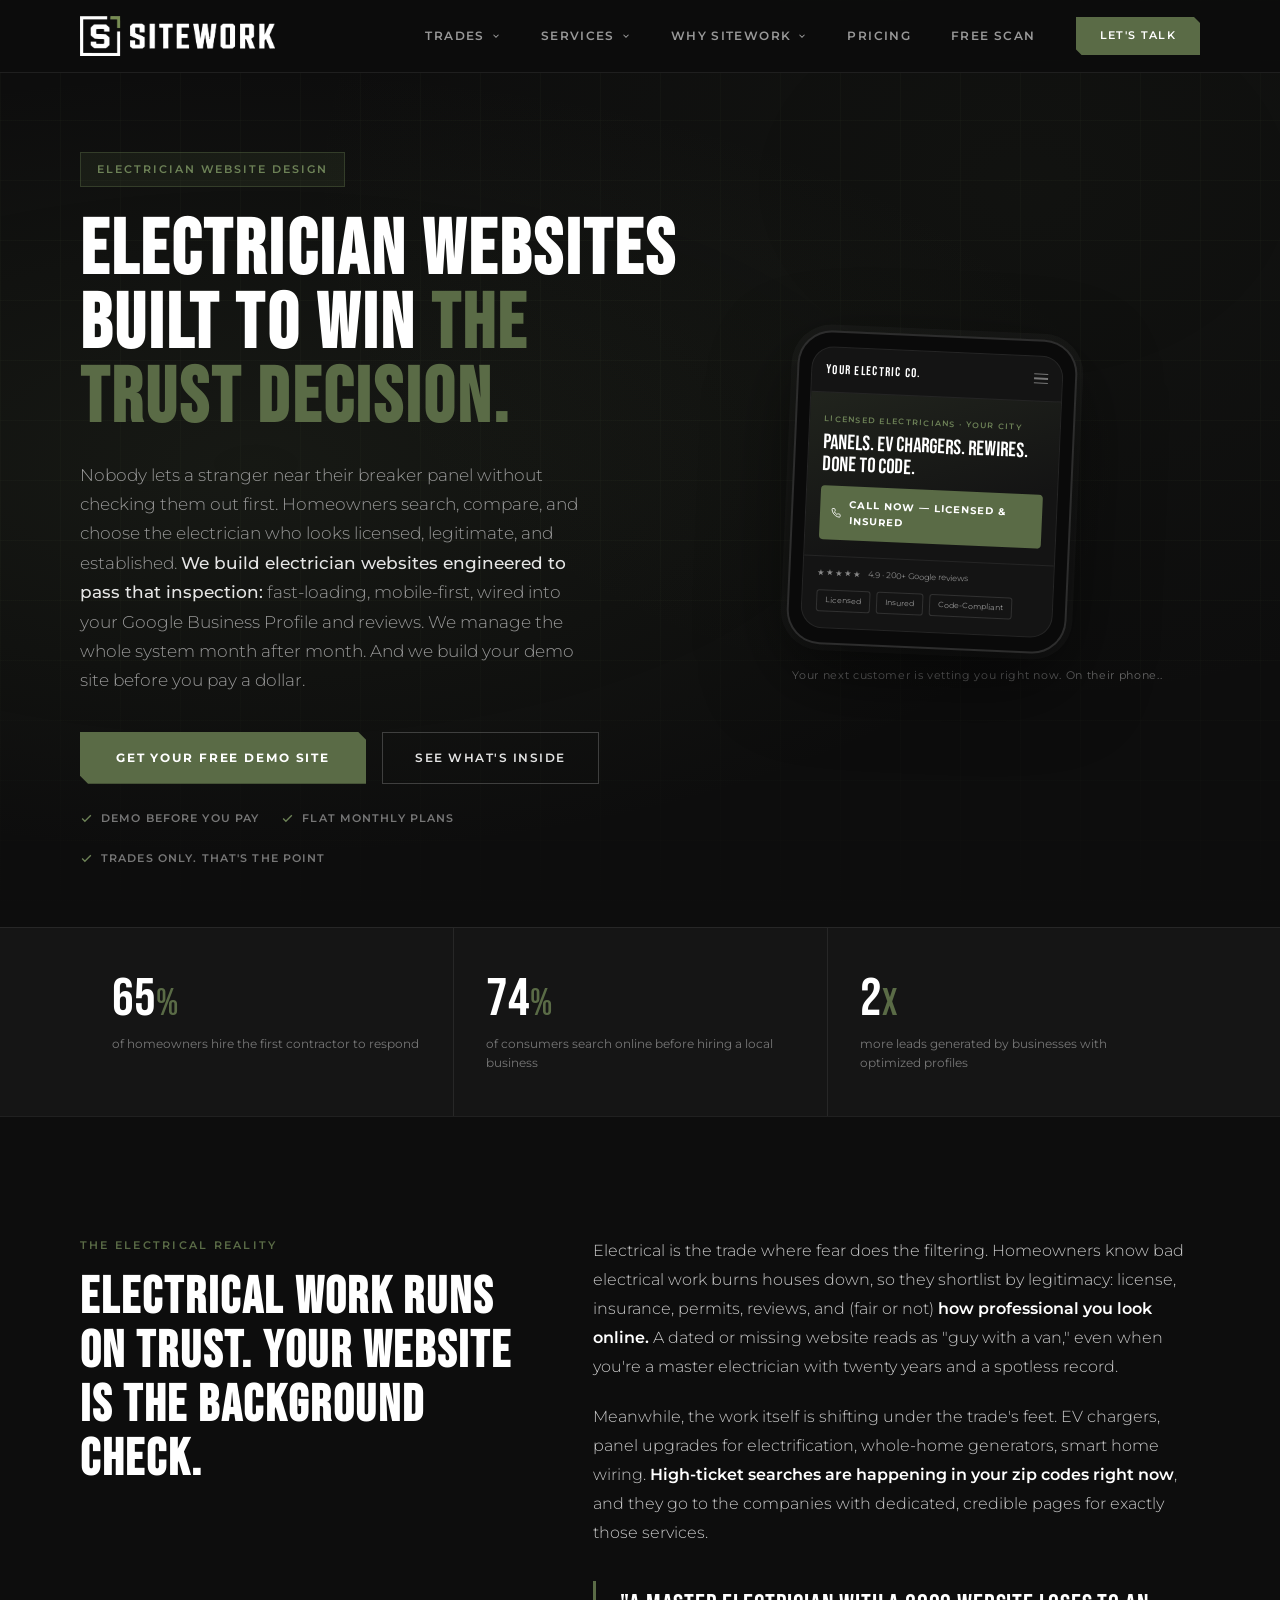
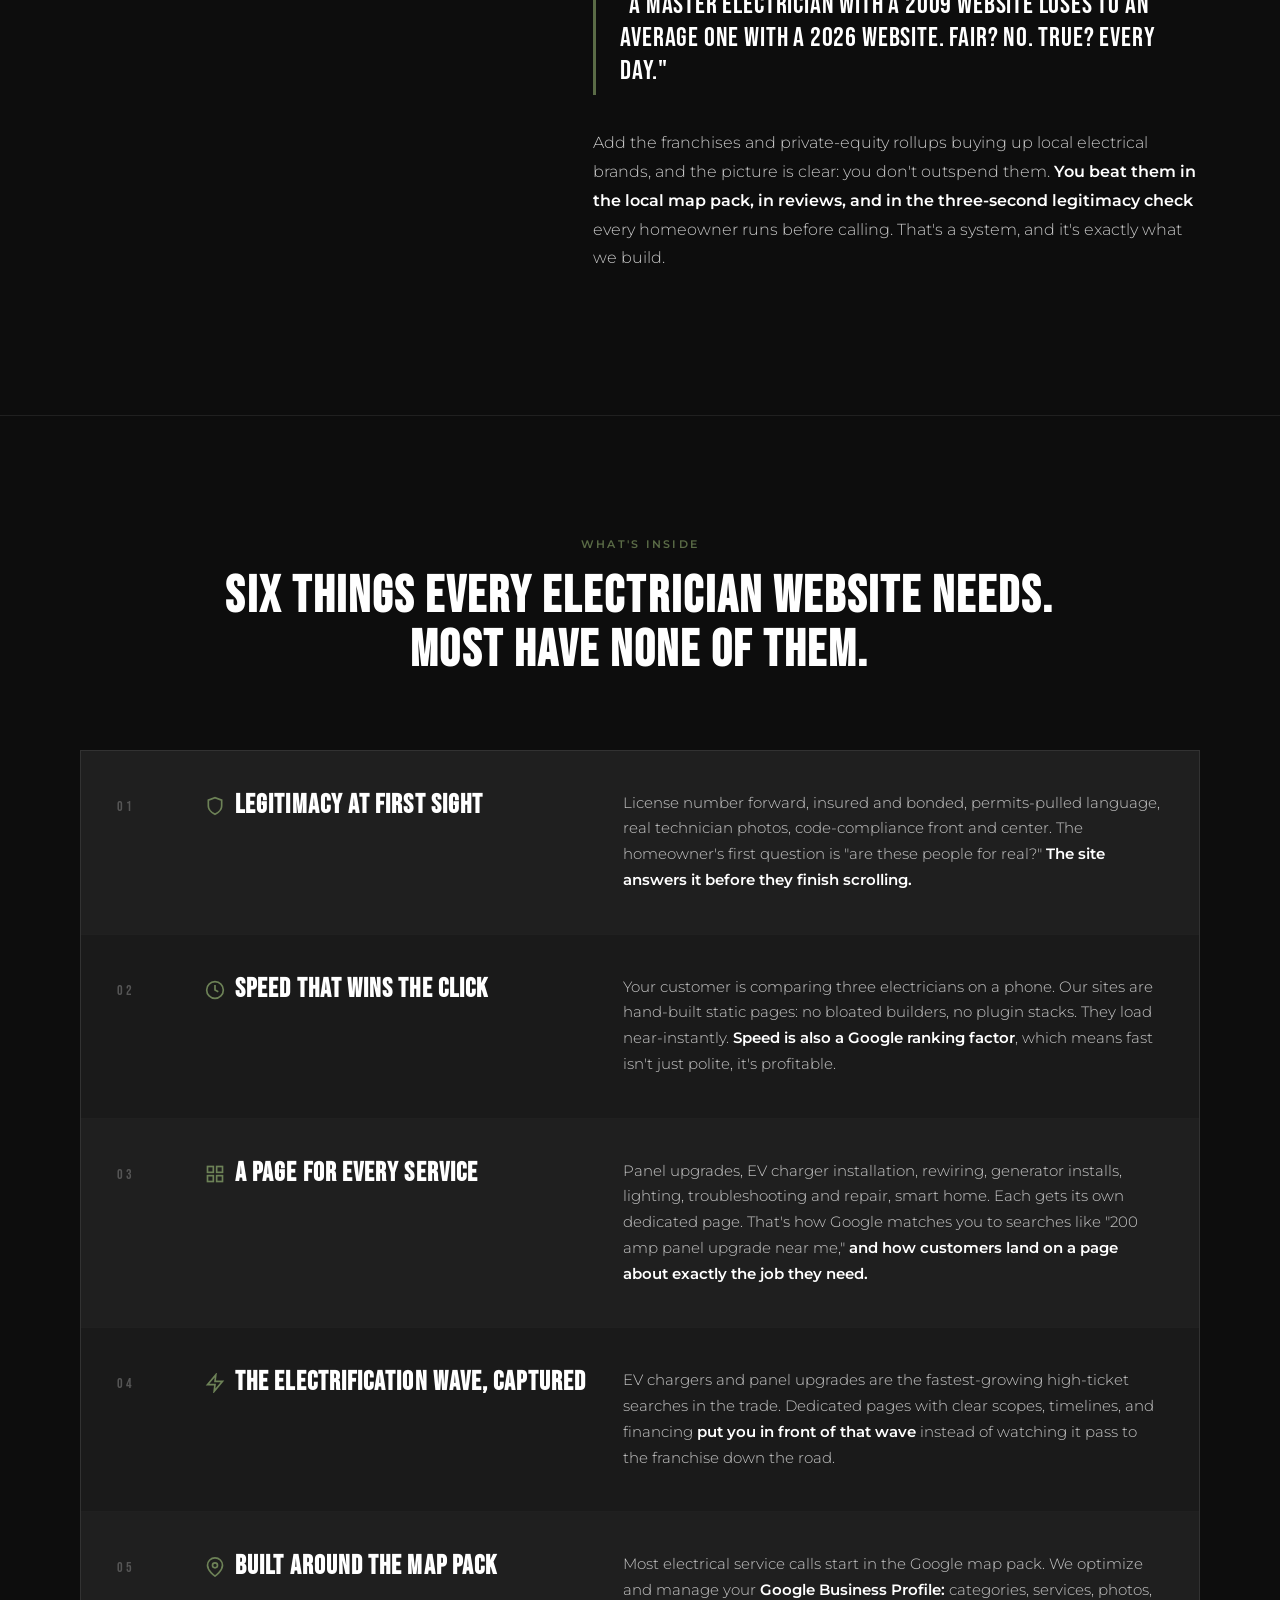
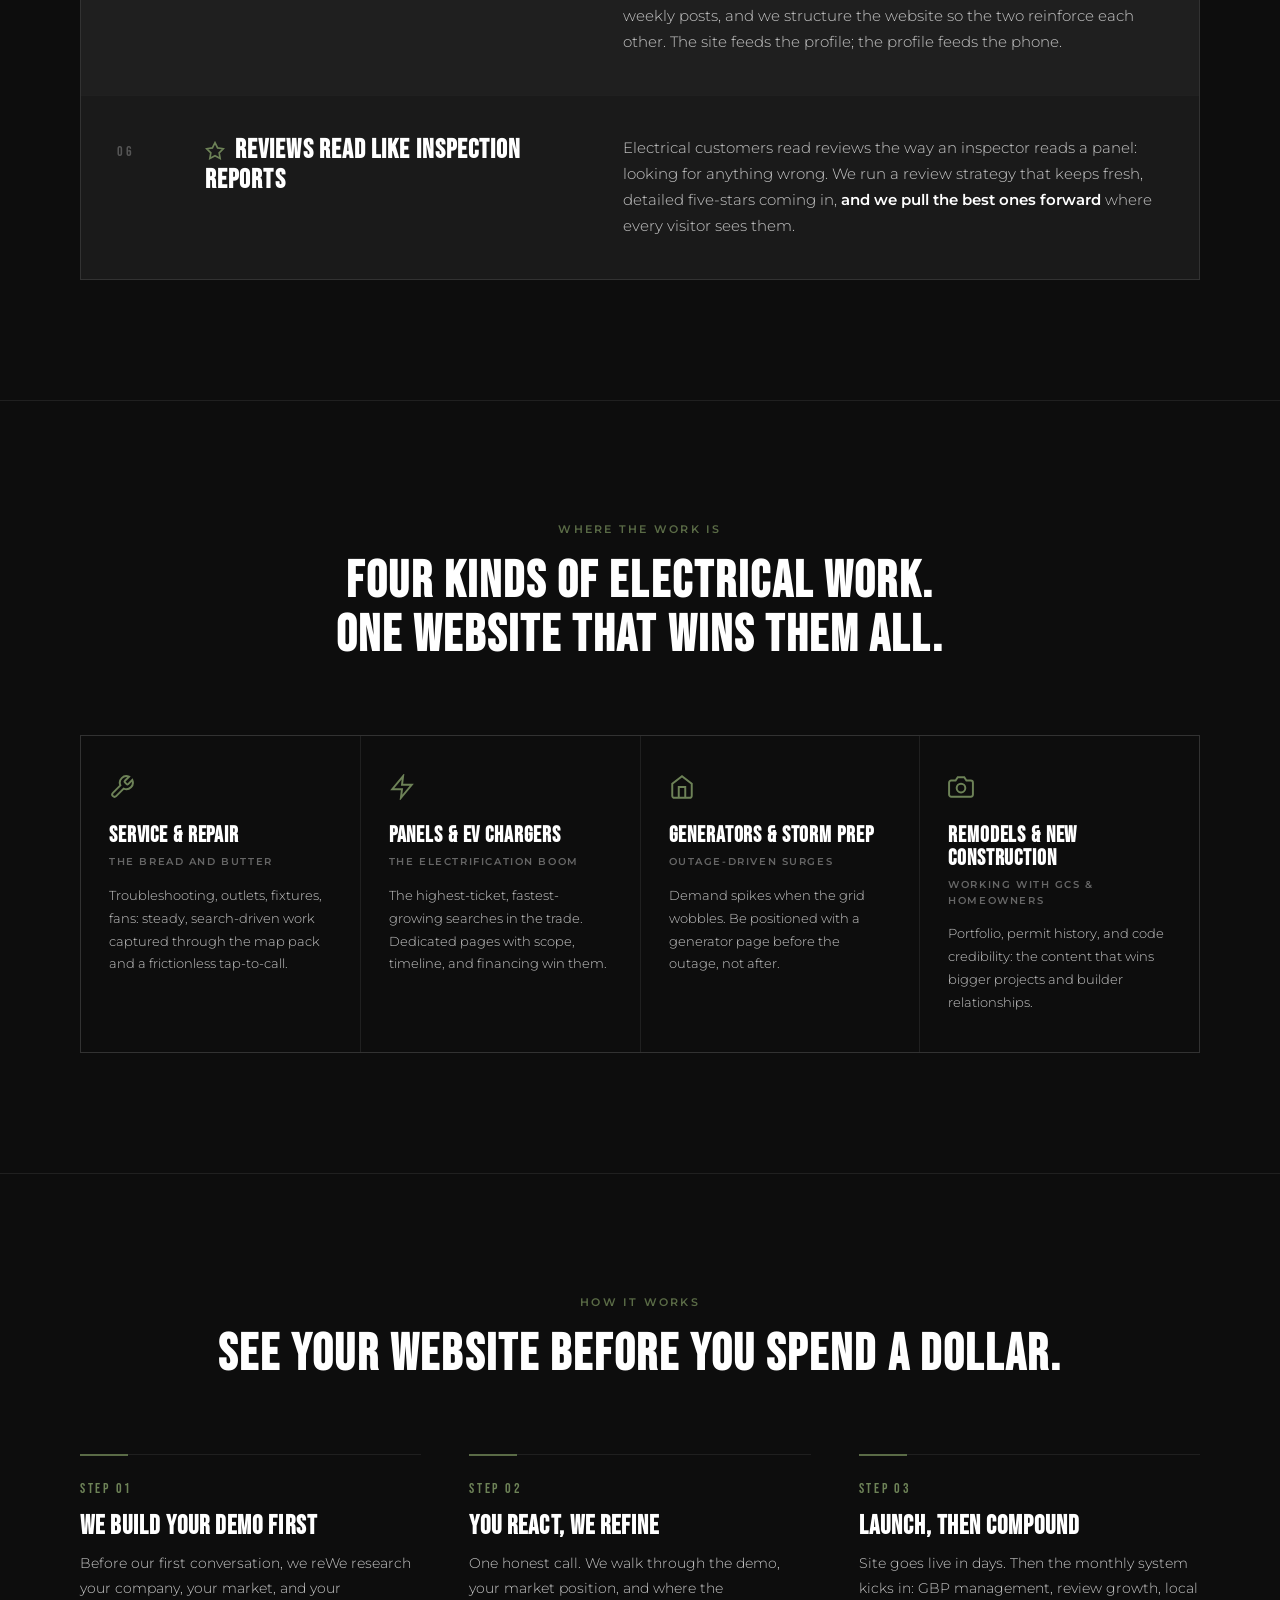
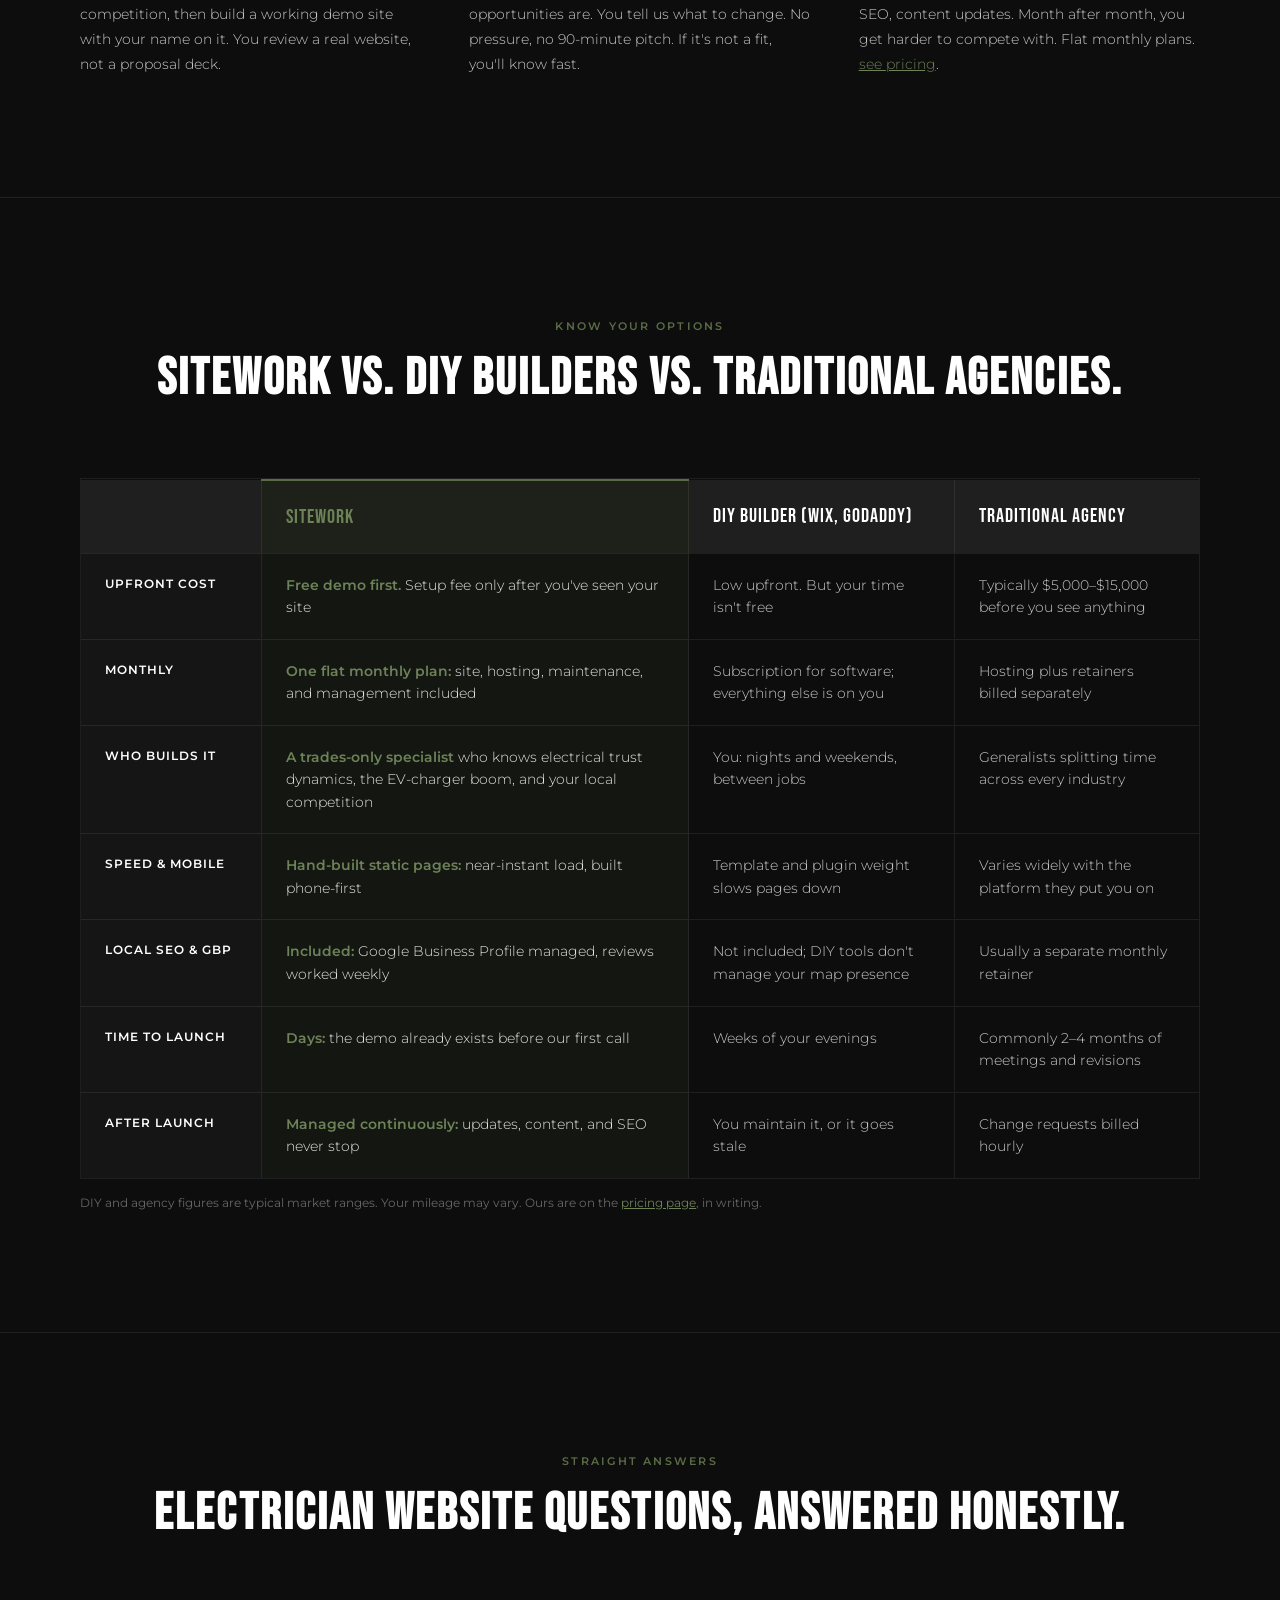
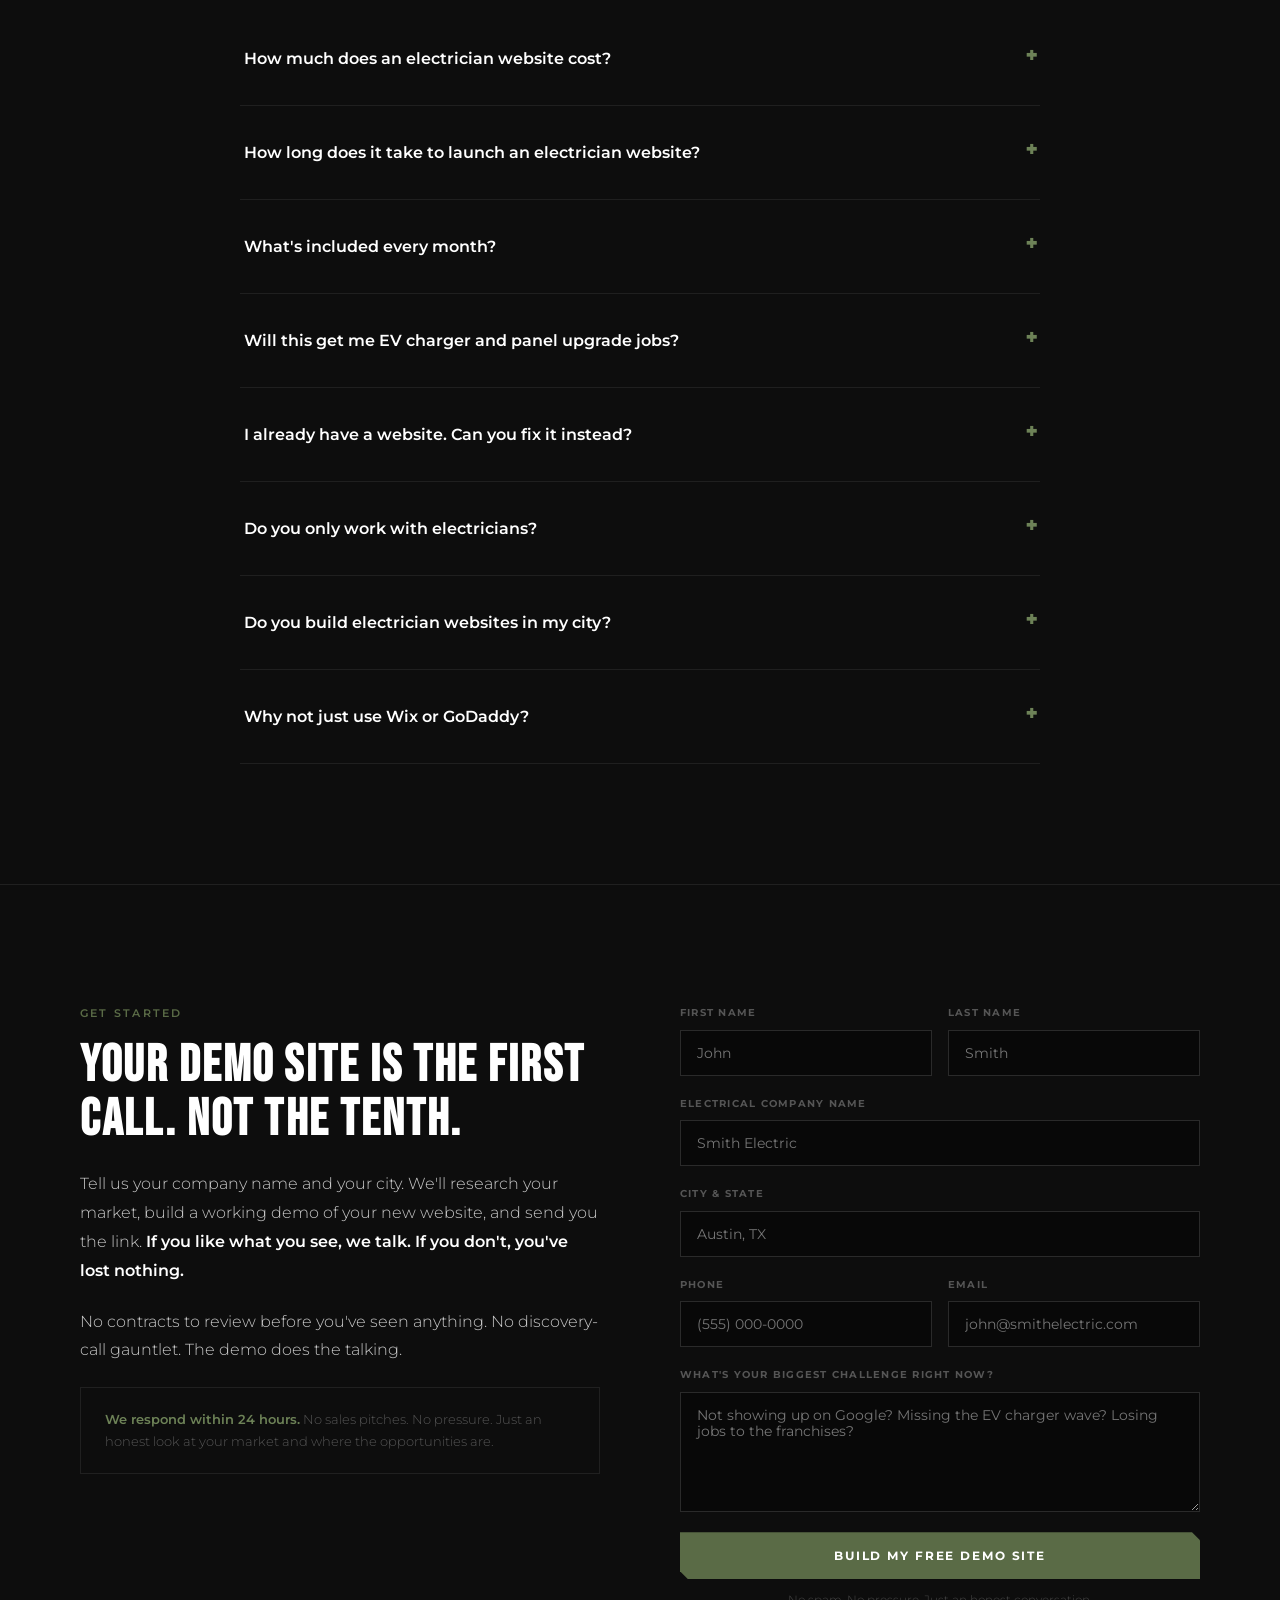
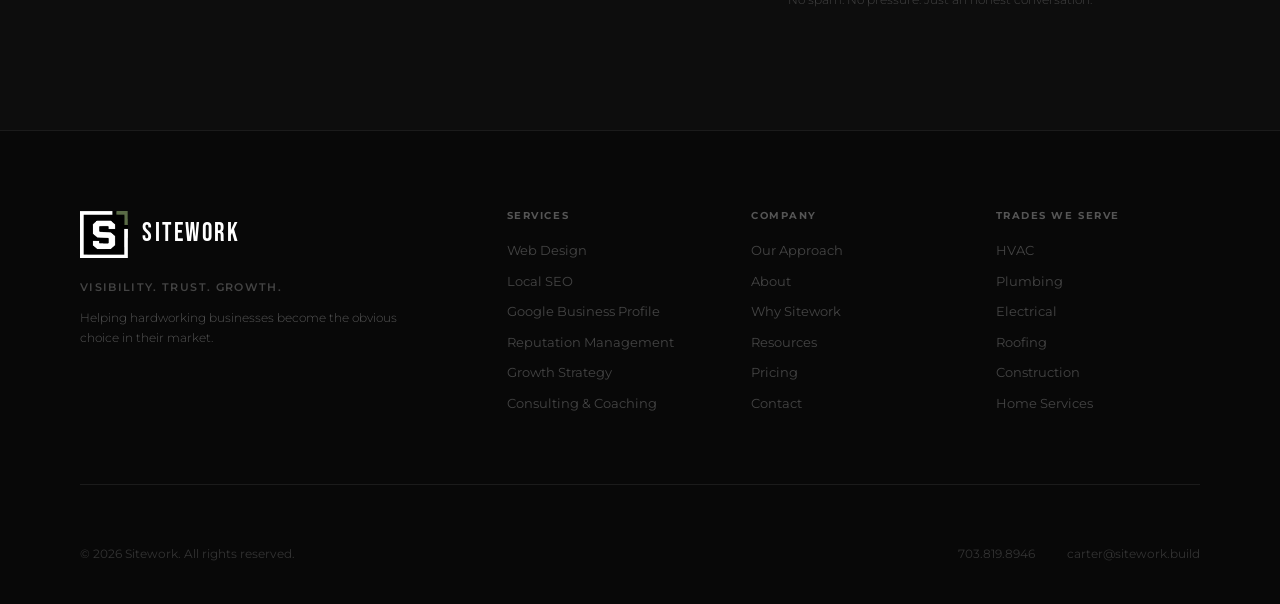
<file: electrician-website-design.html>
<!DOCTYPE html>
<html lang="en">
<head>
<meta charset="UTF-8">
<meta name="viewport" content="width=device-width, initial-scale=1.0">
<title>Electrician Website Design — Websites That Win the Trust Decision | SITEWORK</title>
<meta name="description" content="Electrician website design built to pass the homeowner's background check: mobile-first, fast-loading sites with local SEO, Google Business Profile management, and dedicated pages for panels, EV chargers, and generators. Flat monthly plans. Demo built before you pay anything.">

<link rel="canonical" href="https://sitework.build/electrician-website-design">

<!-- Open Graph -->
<meta property="og:title" content="Electrician Website Design — Websites That Win the Trust Decision">
<meta property="og:description" content="Electrician website design built to pass the homeowner's background check: mobile-first, fast-loading sites with local SEO, Google Business Profile management, and dedicated pages for panels, EV chargers, and generators. Flat monthly plans. Demo built before you pay anything.">
<meta property="og:type" content="website">
<meta property="og:url" content="https://sitework.build/electrician-website-design">

<!-- Schema: Service -->
<script type="application/ld+json">
{
  "@context": "https://schema.org",
  "@type": "Service",
  "serviceType": "Electrician Website Design",
  "name": "Electrician Website Design & Local SEO",
  "description": "Custom website design, local SEO, and Google Business Profile management for electrical contractors. Mobile-first, fast-loading websites built to win the trust decision and capture high-ticket searches like panel upgrades and EV charger installation.",
  "provider": {
    "@type": "ProfessionalService",
    "name": "Sitework",
    "url": "https://sitework.build",
    "telephone": "+17038198946",
    "email": "carter@sitework.build"
  },
  "areaServed": "United States",
  "audience": {
    "@type": "Audience",
    "audienceType": "Electrical contractors and electricians"
  }
}
</script>

<!-- Schema: Breadcrumb -->
<script type="application/ld+json">
{
  "@context": "https://schema.org",
  "@type": "BreadcrumbList",
  "itemListElement": [
    { "@type": "ListItem", "position": 1, "name": "Home", "item": "https://sitework.build" },
    { "@type": "ListItem", "position": 2, "name": "Electrician Website Design", "item": "https://sitework.build/electrician-website-design" }
  ]
}
</script>

<!-- Schema: FAQ (mirrors the visible FAQ section below) -->
<script type="application/ld+json">
{
  "@context": "https://schema.org",
  "@type": "FAQPage",
  "mainEntity": [
    {
      "@type": "Question",
      "name": "How much does an electrician website cost?",
      "acceptedAnswer": {
        "@type": "Answer",
        "text": "Sitework runs on flat monthly plans plus a one-time setup fee. The website, hosting, maintenance, and ongoing updates are all included. No surprise five-figure builds. Current plans are always published on our pricing page before you ever talk to us."
      }
    },
    {
      "@type": "Question",
      "name": "How long does it take to launch an electrician website?",
      "acceptedAnswer": {
        "@type": "Answer",
        "text": "Days, not months. We build a working demo of your site before our first conversation, so by the time we talk you're reviewing a real website with your company name on it. Not a proposal. Once you approve it, launch is a matter of days."
      }
    },
    {
      "@type": "Question",
      "name": "What's included every month?",
      "acceptedAnswer": {
        "@type": "Answer",
        "text": "Hosting, security, maintenance, content updates, and (depending on your plan) local SEO, Google Business Profile management, weekly GBP posts, and review strategy. The site is never finished and abandoned; it's managed continuously."
      }
    },
    {
      "@type": "Question",
      "name": "Will this get me EV charger and panel upgrade jobs?",
      "acceptedAnswer": {
        "@type": "Answer",
        "text": "Those jobs go to whoever shows up credibly when a homeowner searches for them: which means a dedicated page for each service, a managed Google Business Profile, and reviews that back it up. We build all three. Rankings compound over weeks and months, but these are currently some of the least-competed high-ticket searches in the trades. Being early matters."
      }
    },
    {
      "@type": "Question",
      "name": "I already have a website. Can you fix it instead?",
      "acceptedAnswer": {
        "@type": "Answer",
        "text": "Usually the honest answer is that a rebuild on a modern, fast foundation costs less than patching an old site. Our subscription model makes the rebuild painless. We'll audit what you have for free and tell you straight whether it's worth keeping."
      }
    },
    {
      "@type": "Question",
      "name": "Do you only work with electricians?",
      "acceptedAnswer": {
        "@type": "Answer",
        "text": "We work exclusively with trades and home service businesses: HVAC, plumbing, electrical, roofing, construction, and home services. That focus is the point: we already know your customer, your seasonality, and your competition before the first call."
      }
    },
    {
      "@type": "Question",
      "name": "Do you build electrician websites in my city?",
      "acceptedAnswer": {
        "@type": "Answer",
        "text": "Yes. We're based in Austin, Texas and work with electrical contractors nationwide. Local SEO is local to your market, not ours: every site is built around your service area, your cities, and your competition."
      }
    },
    {
      "@type": "Question",
      "name": "Why not just use Wix or GoDaddy?",
      "acceptedAnswer": {
        "@type": "Answer",
        "text": "DIY builders can produce a website, but not a local search presence. They're slower to load, generic in structure, and nobody is managing your Google Business Profile, reviews, or local rankings afterward. You'd own a brochure; what wins jobs is the whole system around it."
      }
    }
  ]
}
</script>

<link rel="icon" type="image/x-icon" href="favicon.ico">
<link rel="icon" type="image/png" sizes="32x32" href="favicon-32.png">
<link rel="apple-touch-icon" sizes="180x180" href="apple-touch-icon.png">
<link rel="preconnect" href="https://fonts.googleapis.com">
<link rel="preconnect" href="https://fonts.gstatic.com" crossorigin>
<link href="https://fonts.googleapis.com/css2?family=Bebas+Neue&family=Montserrat:wght@300;400;500;600;700&display=swap" rel="stylesheet">
<link rel="stylesheet" href="styles.css">

<style>
/* ── PAGE-SCOPED STYLES (hv- prefix; tokens come from styles.css) ── */

/* Hero */
.hv-hero { position:relative; min-height:92vh; display:flex; align-items:center; padding-top:72px; overflow:hidden; }
.hv-hero-inner { position:relative; z-index:1; width:100%; max-width:1200px; margin:0 auto; padding:80px 40px 60px;
  display:grid; grid-template-columns:1.15fr 0.85fr; gap:72px; align-items:center; }
.hv-eyebrow { display:inline-block; background:rgba(90,107,70,0.15); border:1px solid rgba(90,107,70,0.4); color:var(--green-light);
  font-size:0.68rem; font-weight:600; letter-spacing:0.18em; text-transform:uppercase; padding:8px 16px; margin-bottom:28px; }
.hv-h1 { font-size:clamp(3.2rem,6vw,5.4rem); line-height:0.96; margin-bottom:24px; }
.hv-h1 em { font-style:normal; color:var(--green); }
.hv-lede { font-size:1.05rem; color:#999; max-width:520px; line-height:1.75; font-weight:300; margin-bottom:36px; }
.hv-lede strong { color:var(--light); font-weight:500; }
.hv-actions { display:flex; gap:16px; flex-wrap:wrap; }

/* CSS-only phone mockup — the signature element, zero image requests */
.hv-phone-wrap { display:flex; justify-content:center; }
.hv-phone { width:280px; border:2px solid rgba(255,255,255,0.14); border-radius:34px; background:#0a0a0a;
  padding:14px 12px; box-shadow:0 30px 80px rgba(0,0,0,0.55), 0 0 0 6px rgba(255,255,255,0.03);
  transform:rotate(2.5deg); }
.hv-phone-screen { border-radius:22px; overflow:hidden; background:#141414; border:1px solid rgba(255,255,255,0.07); }
.hv-mini-nav { display:flex; justify-content:space-between; align-items:center; padding:12px 14px; border-bottom:1px solid rgba(255,255,255,0.07); }
.hv-mini-logo { font-family:'Bebas Neue',sans-serif; font-size:0.8rem; letter-spacing:0.1em; color:var(--white); }
.hv-mini-burger { display:flex; flex-direction:column; gap:3px; }
.hv-mini-burger span { width:14px; height:1.5px; background:#777; }
.hv-mini-hero { padding:20px 14px 16px; background:linear-gradient(160deg, rgba(90,107,70,0.18), transparent 70%); }
.hv-mini-tag { font-size:0.5rem; letter-spacing:0.16em; text-transform:uppercase; color:var(--green-light); font-weight:600; margin-bottom:6px; }
.hv-mini-h { font-family:'Bebas Neue',sans-serif; font-size:1.3rem; line-height:1.05; color:var(--white); margin-bottom:10px; }
.hv-mini-call { display:flex; align-items:center; justify-content:center; gap:8px; background:var(--green); color:var(--white);
  font-size:0.62rem; font-weight:700; letter-spacing:0.1em; text-transform:uppercase; padding:11px; border-radius:4px; }
.hv-mini-call svg { width:12px; height:12px; }
.hv-mini-strip { display:flex; align-items:center; gap:6px; padding:10px 14px; border-top:1px solid rgba(255,255,255,0.07); }
.hv-mini-stars { color:#e8b54a; font-size:0.6rem; letter-spacing:2px; }
.hv-mini-strip span { font-size:0.52rem; color:#888; }
.hv-mini-badges { display:flex; gap:6px; padding:0 14px 16px; }
.hv-mini-badges i { font-style:normal; font-size:0.48rem; color:#999; border:1px solid rgba(255,255,255,0.12); padding:4px 8px; border-radius:3px; }
.hv-phone-caption { text-align:center; font-size:0.7rem; color:#666; margin-top:18px; letter-spacing:0.06em; }

/* Reality / problem section */
.hv-reality { padding:120px 0; border-top:1px solid var(--border); }
.hv-reality-grid { display:grid; grid-template-columns:1fr 1.4fr; gap:80px; align-items:start; }
.hv-reality-grid .section-title { position:sticky; top:120px; }
.hv-reality-copy p { margin-bottom:22px; line-height:1.8; font-weight:300; }
.hv-reality-copy strong { color:var(--white); font-weight:600; }
.hv-pull { border-left:3px solid var(--green); padding:8px 0 8px 24px; margin:34px 0;
  font-family:'Bebas Neue',sans-serif; font-size:1.7rem; line-height:1.2; color:var(--white); letter-spacing:0.03em; }

/* Feature rows */
.hv-features { padding:120px 0; border-top:1px solid var(--border); }
.hv-feature-list { display:grid; gap:1px; background:var(--border); border:1px solid var(--border); margin-top:56px; }
.hv-feature { background:var(--dark); display:grid; grid-template-columns:56px 1fr 1.4fr; gap:32px; padding:40px 36px; align-items:start; }
.hv-feature:nth-child(even) { background:#1a1a1a; }
.hv-fnum { font-family:'Bebas Neue',sans-serif; font-size:0.85rem; letter-spacing:0.2em; color:#555; padding-top:6px; }
.hv-feature h3 { font-size:1.7rem; line-height:1.1; }
.hv-feature h3 svg { width:20px; height:20px; vertical-align:-3px; margin-right:10px; stroke:var(--green-light); fill:none; stroke-width:2; }
.hv-feature p { font-size:0.92rem; line-height:1.75; color:var(--text); font-weight:300; }
.hv-feature p strong { color:var(--white); font-weight:600; }

/* Seasons */
.hv-seasons { padding:120px 0; border-top:1px solid var(--border); }
.hv-season-grid { display:grid; grid-template-columns:repeat(4,1fr); gap:1px; background:var(--border); border:1px solid var(--border); margin-top:56px; }
.hv-season { background:var(--black); padding:38px 28px; position:relative; overflow:hidden; transition:background 0.2s; }
.hv-season:hover { background:var(--dark); }
.hv-season::after { content:''; position:absolute; top:0; left:0; height:2px; width:100%; background:var(--green-light);
  transform:scaleX(0); transform-origin:left; transition:transform 0.45s cubic-bezier(0.22,1,0.36,1); }
.hv-season:hover::after { transform:scaleX(1); }
.hv-season svg { width:26px; height:26px; stroke:var(--green-light); fill:none; stroke-width:1.8; margin-bottom:18px; }
.hv-season h4 { font-size:1.35rem; margin-bottom:6px; }
.hv-season .hv-when { font-size:0.62rem; letter-spacing:0.16em; text-transform:uppercase; color:#666; font-weight:600; display:block; margin-bottom:14px; }
.hv-season p { font-size:0.84rem; line-height:1.7; color:var(--text); font-weight:300; }

/* Process */
.hv-process { padding:120px 0; border-top:1px solid var(--border); }
.hv-steps { display:grid; grid-template-columns:repeat(3,1fr); gap:48px; margin-top:56px; }
.hv-step { position:relative; padding-top:24px; border-top:1px solid var(--border); }
.hv-step::before { content:''; position:absolute; top:-1px; left:0; width:48px; height:2px; background:var(--green); }
.hv-step .hv-snum { font-family:'Bebas Neue',sans-serif; font-size:0.85rem; letter-spacing:0.2em; color:var(--green-light); display:block; margin-bottom:14px; }
.hv-step h3 { font-size:1.6rem; margin-bottom:10px; }
.hv-step p { font-size:0.9rem; line-height:1.75; font-weight:300; }

/* FAQ — native details/summary, zero JS */
.hv-faq { padding:120px 0; border-top:1px solid var(--border); }
.hv-faq-list { max-width:800px; margin:48px auto 0; }
.hv-faq-list details { border-bottom:1px solid var(--border); }
.hv-faq-list summary { cursor:pointer; list-style:none; display:flex; justify-content:space-between; align-items:center; gap:24px;
  padding:26px 4px; font-family:'Montserrat',sans-serif; font-size:1rem; font-weight:600; color:var(--white); transition:color 0.2s; }
.hv-faq-list summary::-webkit-details-marker { display:none; }
.hv-faq-list summary:hover { color:var(--green-light); }
.hv-faq-list summary::after { content:'+'; font-family:'Bebas Neue',sans-serif; font-size:1.6rem; color:var(--green-light); flex-shrink:0; transition:transform 0.25s; }
.hv-faq-list details[open] summary::after { transform:rotate(45deg); }
.hv-faq-list details p { padding:0 4px 28px; font-size:0.92rem; line-height:1.8; font-weight:300; max-width:700px; }
.hv-faq-list details p a { color:var(--green-light); }

/* CTA + form */
.hv-cta { padding:120px 0; border-top:1px solid var(--border); }
.hv-cta-grid { display:grid; grid-template-columns:1fr 1fr; gap:80px; align-items:start; }
.hv-cta-left p { margin-bottom:22px; line-height:1.8; font-weight:300; }
.hv-cta-left p strong { color:var(--white); font-weight:600; }

/* Responsive */
@media (max-width:1024px) {
  .hv-hero-inner { grid-template-columns:1fr; gap:60px; }
  .hv-phone { transform:rotate(0deg); }
  .hv-reality-grid { grid-template-columns:1fr; gap:40px; }
  .hv-reality-grid .section-title { position:static; }
  .hv-season-grid { grid-template-columns:repeat(2,1fr); }
  .hv-steps { grid-template-columns:1fr; gap:36px; }
  .hv-cta-grid { grid-template-columns:1fr; gap:60px; }
}
@media (max-width:768px) {
  .hv-hero-inner { padding:60px 20px 40px; }
  .hv-feature { grid-template-columns:1fr; gap:14px; padding:32px 24px; }
  .hv-fnum { padding-top:0; }
  .hv-season-grid { grid-template-columns:1fr; }
  .hv-phone { width:240px; }
}

/* Hero trust line */
.hv-trust-line { display:flex; gap:22px; flex-wrap:wrap; margin-top:26px; }
.hv-trust-line span { font-size:0.7rem; letter-spacing:0.1em; text-transform:uppercase; color:#777; font-weight:600;
  display:flex; align-items:center; gap:8px; }
.hv-trust-line svg { width:13px; height:13px; stroke:var(--green-light); fill:none; stroke-width:2.5; }

/* Phone motion: gentle float + pulsing call button */
.hv-phone { animation: hvFloat 6s ease-in-out infinite; }
@keyframes hvFloat { 0%,100% { transform:rotate(2.5deg) translateY(0); } 50% { transform:rotate(2.5deg) translateY(-10px); } }
.hv-mini-call { position:relative; }
.hv-mini-call::after { content:''; position:absolute; inset:0; border-radius:4px; box-shadow:0 0 0 0 rgba(109,130,87,0.55);
  animation: hvPulse 2.4s ease-out infinite; }
@keyframes hvPulse { 0% { box-shadow:0 0 0 0 rgba(109,130,87,0.55); } 70% { box-shadow:0 0 0 12px rgba(109,130,87,0); } 100% { box-shadow:0 0 0 0 rgba(109,130,87,0); } }
@media (max-width:1024px) {
  .hv-phone { animation-name: hvFloatFlat; }
  @keyframes hvFloatFlat { 0%,100% { transform:translateY(0); } 50% { transform:translateY(-10px); } }
}

/* Stats strip */
.hv-stats { border-top:1px solid var(--border); background:rgba(31,31,31,0.5); }
.hv-stats-inner { max-width:1200px; margin:0 auto; padding:0 40px; display:grid; grid-template-columns:repeat(3,1fr); }
.hv-stat { padding:44px 32px; border-left:1px solid var(--border); }
.hv-stat:first-child { border-left:none; }
.hv-stat .n { font-family:'Bebas Neue',sans-serif; font-size:3.4rem; line-height:1; color:var(--white); margin-bottom:8px; }
.hv-stat .n em { font-style:normal; color:var(--green); font-size:2.4rem; }
.hv-stat .l { font-size:0.78rem; color:#777; line-height:1.5; }
@media (max-width:768px) {
  .hv-stats-inner { grid-template-columns:1fr; padding:0 20px; }
  .hv-stat { border-left:none; border-top:1px solid var(--border); padding:28px 0; }
  .hv-stat:first-child { border-top:none; }
}

/* Feature row hover beam (matches site-wide card language) */
.hv-feature { position:relative; overflow:hidden; }
.hv-feature::after { content:''; position:absolute; top:0; left:0; height:2px; width:100%; background:var(--green-light);
  transform:scaleX(0); transform-origin:left; transition:transform 0.45s cubic-bezier(0.22,1,0.36,1); }
.hv-feature:hover::after { transform:scaleX(1); }

/* Comparison table */
.hv-compare { padding:120px 0; border-top:1px solid var(--border); }
.hv-table-wrap { margin-top:56px; overflow-x:auto; -webkit-overflow-scrolling:touch; border:1px solid var(--border); }
.hv-table { width:100%; min-width:760px; border-collapse:collapse; font-size:0.88rem; }
.hv-table th, .hv-table td { padding:20px 24px; text-align:left; border-bottom:1px solid var(--border); border-left:1px solid var(--border); vertical-align:top; line-height:1.6; }
.hv-table th:first-child, .hv-table td:first-child { border-left:none; }
.hv-table thead th { font-family:'Bebas Neue',sans-serif; font-size:1.25rem; letter-spacing:0.05em; color:var(--white); background:var(--dark); font-weight:400; }
.hv-table thead th.hv-us { background:rgba(90,107,70,0.22); color:var(--green-light); border-top:2px solid var(--green); }
.hv-table tbody th { font-weight:600; color:var(--white); font-size:0.78rem; letter-spacing:0.08em; text-transform:uppercase; width:180px; background:rgba(31,31,31,0.5); }
.hv-table tbody td { color:var(--text); font-weight:300; }
.hv-table tbody td.hv-us { background:rgba(90,107,70,0.10); color:var(--light); }
.hv-table tbody td.hv-us strong { color:var(--green-light); font-weight:600; }
.hv-table tbody tr:last-child th, .hv-table tbody tr:last-child td { border-bottom:none; }
.hv-table-note { font-size:0.75rem; color:#666; margin-top:14px; }

/* Sticky mobile CTA */
.hv-sticky { position:fixed; left:0; right:0; bottom:0; z-index:900; display:none; padding:12px 16px;
  background:rgba(13,13,13,0.92); backdrop-filter:blur(14px); border-top:1px solid rgba(90,107,70,0.4);
  transform:translateY(110%); transition:transform 0.4s cubic-bezier(0.22,1,0.36,1); }
.hv-sticky.show { transform:translateY(0); }
.hv-sticky a { display:block; text-align:center; }
@media (max-width:768px) { .hv-sticky { display:block; } }

@media (prefers-reduced-motion: reduce) {
  .hv-phone, .hv-mini-call::after { animation:none; }
  .hv-sticky { transition:none; }
  .hv-feature::after, .hv-season::after { transition:none; }
}
</style>
</head>
<body>

<!-- NAV (shared) -->
<nav class="nav" id="nav">
  <div class="nav-inner">
    <a href="index.html" class="nav-logo">
      <img src="logo-horizontal.png" alt="Sitework" class="nav-logo-img" width="200" height="40">
    </a>
    <div class="nav-links">

      <!-- TRADES dropdown -->
      <div class="nav-drop" id="dropTrades">
        <button aria-haspopup="true" aria-expanded="false" onclick="toggleDrop('dropTrades')">
          Trades
          <svg viewBox="0 0 24 24"><path d="M6 9l6 6 6-6"/></svg>
        </button>
        <div class="nav-panel" role="menu">
          <div class="panel-label">Trades We Serve</div>
          <a href="hvac-website-design.html" role="menuitem">HVAC</a>
          <a href="plumber-website-design.html" role="menuitem">Plumbing</a>
          <a href="electrician-website-design.html" role="menuitem">Electrical</a>
          <a href="roofing-website-design.html" role="menuitem">Roofing</a>
          <a href="construction-website-design.html" role="menuitem">Construction</a>
          <a href="home-services-website-design.html" role="menuitem">Home Services</a>
        </div>
      </div>

      <!-- SERVICES dropdown -->
      <div class="nav-drop" id="dropServices">
        <button aria-haspopup="true" aria-expanded="false" onclick="toggleDrop('dropServices')">
          Services
          <svg viewBox="0 0 24 24"><path d="M6 9l6 6 6-6"/></svg>
        </button>
        <div class="nav-panel" role="menu">
          <div class="panel-label">What We Do</div>
          <a href="index.html#services" role="menuitem">Web Design</a>
          <a href="index.html#services" role="menuitem">Local SEO</a>
          <a href="index.html#services" role="menuitem">Google Business Profile</a>
          <a href="index.html#services" role="menuitem">Reputation Management</a>
          <a href="index.html#services" role="menuitem">Growth Strategy</a>
          <a href="index.html#services" role="menuitem">Consulting &amp; Coaching</a>
        </div>
      </div>

      <!-- WHY SITEWORK dropdown -->
      <div class="nav-drop" id="dropWhy">
        <button aria-haspopup="true" aria-expanded="false" onclick="toggleDrop('dropWhy')">
          Why Sitework
          <svg viewBox="0 0 24 24"><path d="M6 9l6 6 6-6"/></svg>
        </button>
        <div class="nav-panel" role="menu">
          <div class="panel-label">Learn More</div>
          <a href="why-sitework.html" role="menuitem">About</a>
          <a href="resources.html" role="menuitem">Resources</a>
        </div>
      </div>
      <a href="pricing.html">Pricing</a>
      <a href="https://analyzer.sitework.build/scan" class="nav-scan" target="_blank">Free Scan</a>
      <a href="index.html#contact" class="nav-cta">Let's Talk</a>
    </div>
    <button class="hamburger" id="hamburger" aria-label="Menu">
      <span></span><span></span><span></span>
    </button>
  </div>
  <div class="mobile-menu" id="mobileMenu">
    <span class="mobile-drop-label">Trades We Serve</span>
    <a href="hvac-website-design.html" class="indent" onclick="closeMobile()">HVAC</a>
    <a href="plumber-website-design.html" class="indent" onclick="closeMobile()">Plumbing</a>
    <a href="electrician-website-design.html" class="indent" onclick="closeMobile()">Electrical</a>
    <a href="roofing-website-design.html" class="indent" onclick="closeMobile()">Roofing</a>
    <a href="construction-website-design.html" class="indent" onclick="closeMobile()">Construction</a>
    <a href="home-services-website-design.html" class="indent" onclick="closeMobile()">Home Services</a>
    <span class="mobile-drop-label">Services</span>
    <a href="index.html#services" class="indent" onclick="closeMobile()">Web Design</a>
    <a href="index.html#services" class="indent" onclick="closeMobile()">Local SEO</a>
    <a href="index.html#services" class="indent" onclick="closeMobile()">Google Business Profile</a>
    <a href="index.html#services" class="indent" onclick="closeMobile()">Reputation Management</a>
    <a href="index.html#services" class="indent" onclick="closeMobile()">Growth Strategy</a>
    <a href="index.html#services" class="indent" onclick="closeMobile()">Consulting &amp; Coaching</a>
    <span class="mobile-drop-label">Why Sitework</span>
    <a href="why-sitework.html" class="indent" onclick="closeMobile()">About</a>
    <a href="resources.html" class="indent" onclick="closeMobile()">Resources</a>
    <a href="pricing.html" onclick="closeMobile()">Pricing</a>
    <a href="https://analyzer.sitework.build/scan" onclick="closeMobile()" class="mobile-scan" target="_blank">Free Site Scan</a>
    <a href="index.html#contact" onclick="closeMobile()" class="mobile-cta">Let's Talk</a>
  </div>
</nav>

<!-- HERO -->
<section class="hv-hero">
  <div class="hero-bg">
    <div class="hero-grid"></div>
    <div class="hero-gradient"></div>
  </div>
  <div class="hv-hero-inner">
    <div>
      <div class="hv-eyebrow">Electrician Website Design</div>
      <h1 class="hv-h1">Electrician websites built to win <em>the trust decision.</em></h1>
      <p class="hv-lede">
        Nobody lets a stranger near their breaker panel without checking them out first. Homeowners search, compare, and choose the electrician who looks licensed, legitimate, and established.
        <strong>We build electrician websites engineered to pass that inspection:</strong> fast-loading, mobile-first, wired into your
        Google Business Profile and reviews. We manage the whole system month after month. And we build your
        demo site before you pay a dollar.
      </p>
      <div class="hv-actions">
        <a href="#contact" class="btn-primary">Get Your Free Demo Site</a>
        <a href="#features" class="btn-ghost">See What's Inside</a>
      </div>
      <div class="hv-trust-line">
        <span><svg viewBox="0 0 24 24"><path d="M20 6L9 17l-5-5"/></svg>Demo before you pay</span>
        <span><svg viewBox="0 0 24 24"><path d="M20 6L9 17l-5-5"/></svg>Flat monthly plans</span>
        <span><svg viewBox="0 0 24 24"><path d="M20 6L9 17l-5-5"/></svg>Trades only. That's the point</span>
      </div>
    </div>
    <div class="hv-phone-wrap">
      <div>
        <div class="hv-phone" aria-hidden="true">
          <div class="hv-phone-screen">
            <div class="hv-mini-nav">
              <span class="hv-mini-logo">YOUR ELECTRIC CO.</span>
              <span class="hv-mini-burger"><span></span><span></span><span></span></span>
            </div>
            <div class="hv-mini-hero">
              <div class="hv-mini-tag">Licensed Electricians · Your City</div>
              <div class="hv-mini-h">PANELS. EV CHARGERS. REWIRES. DONE TO CODE.</div>
              <div class="hv-mini-call">
                <svg viewBox="0 0 24 24" fill="none" stroke="currentColor" stroke-width="2"><path d="M22 16.92v3a2 2 0 0 1-2.18 2 19.79 19.79 0 0 1-8.63-3.07 19.5 19.5 0 0 1-6-6 19.79 19.79 0 0 1-3.07-8.67A2 2 0 0 1 4.11 2h3a2 2 0 0 1 2 1.72c.127.96.361 1.903.7 2.81a2 2 0 0 1-.45 2.11L8.09 9.91a16 16 0 0 0 6 6l1.27-1.27a2 2 0 0 1 2.11-.45c.907.339 1.85.573 2.81.7A2 2 0 0 1 22 16.92z"/></svg>
                Call Now — Licensed &amp; Insured
              </div>
            </div>
            <div class="hv-mini-strip">
              <span class="hv-mini-stars">&#9733;&#9733;&#9733;&#9733;&#9733;</span>
              <span>4.9 · 200+ Google reviews</span>
            </div>
            <div class="hv-mini-badges">
              <i>Licensed</i><i>Insured</i><i>Code-Compliant</i>
            </div>
          </div>
        </div>
        <div class="hv-phone-caption">Your next customer is vetting you right now. On their phone..</div>
      </div>
    </div>
  </div>
</section>

<!-- STATS STRIP -->
<div class="hv-stats">
  <div class="hv-stats-inner">
    <div class="hv-stat">
      <div class="n"><span class="count" data-target="85">0</span><em>%</em></div>
      <div class="l">of homeowners hire the first contractor to respond</div>
    </div>
    <div class="hv-stat">
      <div class="n"><span class="count" data-target="97">0</span><em>%</em></div>
      <div class="l">of consumers search online before hiring a local business</div>
    </div>
    <div class="hv-stat">
      <div class="n"><span class="count" data-target="3">0</span><em>x</em></div>
      <div class="l">more leads generated by businesses with optimized profiles</div>
    </div>
  </div>
</div>

<!-- THE REALITY -->
<section class="hv-reality">
  <div class="container">
    <div class="hv-reality-grid">
      <div>
        <div class="section-label">The Electrical Reality</div>
        <h2 class="section-title">Electrical work runs on trust. Your website is the background check.</h2>
      </div>
      <div class="hv-reality-copy">
        <p>Electrical is the trade where fear does the filtering. Homeowners know bad electrical work burns houses down, so they shortlist by legitimacy: license, insurance, permits, reviews, and (fair or not) <strong>how professional you look online.</strong> A dated or missing website reads as "guy with a van," even when you're a master electrician with twenty years and a spotless record.</p>
        <p>Meanwhile, the work itself is shifting under the trade's feet. EV chargers, panel upgrades for electrification, whole-home generators, smart home wiring. <strong>High-ticket searches are happening in your zip codes right now</strong>, and they go to the companies with dedicated, credible pages for exactly those services.</p>
        <div class="hv-pull">"A master electrician with a 2009 website loses to an average one with a 2026 website. Fair? No. True? Every day."</div>
        <p>Add the franchises and private-equity rollups buying up local electrical brands, and the picture is clear: you don't outspend them. <strong>You beat them in the local map pack, in reviews, and in the three-second legitimacy check</strong> every homeowner runs before calling. That's a system, and it's exactly what we build.</p>
      </div>
    </div>
  </div>
</section>

<!-- WHAT'S INSIDE -->
<section class="hv-features" id="features">
  <div class="container">
    <div class="section-header">
      <div class="section-label">What's Inside</div>
      <h2 class="section-title">Six things every electrician website needs.<br>Most have none of them.</h2>
    </div>
    <div class="hv-feature-list">
      <div class="hv-feature">
        <div class="hv-fnum">01</div>
        <h3><svg viewBox="0 0 24 24"><path d="M12 22s8-4 8-10V5l-8-3-8 3v7c0 6 8 10 8 10z"/></svg>Legitimacy at first sight</h3>
        <p>License number forward, insured and bonded, permits-pulled language, real technician photos, code-compliance front and center. The homeowner's first question is "are these people for real?" <strong>The site answers it before they finish scrolling.</strong></p>
      </div>
      <div class="hv-feature">
        <div class="hv-fnum">02</div>
        <h3><svg viewBox="0 0 24 24"><circle cx="12" cy="12" r="10"/><path d="M12 6v6l4 2"/></svg>Speed that wins the click</h3>
        <p>Your customer is comparing three electricians on a phone. Our sites are hand-built static pages: no bloated builders, no plugin stacks. They load near-instantly. <strong>Speed is also a Google ranking factor</strong>, which means fast isn't just polite, it's profitable.</p>
      </div>
      <div class="hv-feature">
        <div class="hv-fnum">03</div>
        <h3><svg viewBox="0 0 24 24"><rect x="3" y="3" width="7" height="7"/><rect x="14" y="3" width="7" height="7"/><rect x="3" y="14" width="7" height="7"/><rect x="14" y="14" width="7" height="7"/></svg>A page for every service</h3>
        <p>Panel upgrades, EV charger installation, rewiring, generator installs, lighting, troubleshooting and repair, smart home. Each gets its own dedicated page. That's how Google matches you to searches like "200 amp panel upgrade near me," <strong>and how customers land on a page about exactly the job they need.</strong></p>
      </div>
      <div class="hv-feature">
        <div class="hv-fnum">04</div>
        <h3><svg viewBox="0 0 24 24"><path d="M13 2L3 14h9l-1 8 10-12h-9l1-8z"/></svg>The electrification wave, captured</h3>
        <p>EV chargers and panel upgrades are the fastest-growing high-ticket searches in the trade. Dedicated pages with clear scopes, timelines, and financing <strong>put you in front of that wave</strong> instead of watching it pass to the franchise down the road.</p>
      </div>
      <div class="hv-feature">
        <div class="hv-fnum">05</div>
        <h3><svg viewBox="0 0 24 24"><path d="M21 10c0 7-9 13-9 13s-9-6-9-13a9 9 0 0 1 18 0z"/><circle cx="12" cy="10" r="3"/></svg>Built around the map pack</h3>
        <p>Most electrical service calls start in the Google map pack. We optimize and manage your <strong>Google Business Profile:</strong> categories, services, photos, weekly posts, and we structure the website so the two reinforce each other. The site feeds the profile; the profile feeds the phone.</p>
      </div>
      <div class="hv-feature">
        <div class="hv-fnum">06</div>
        <h3><svg viewBox="0 0 24 24"><path d="M12 2l3.09 6.26L22 9.27l-5 4.87 1.18 6.88L12 17.77l-6.18 3.25L7 14.14 2 9.27l6.91-1.01L12 2z"/></svg>Reviews read like inspection reports</h3>
        <p>Electrical customers read reviews the way an inspector reads a panel: looking for anything wrong. We run a review strategy that keeps fresh, detailed five-stars coming in, <strong>and we pull the best ones forward</strong> where every visitor sees them.</p>
      </div>
    </div>
  </div>
</section>

<!-- FOUR-CARD -->
<section class="hv-seasons">
  <div class="container">
    <div class="section-header">
      <div class="section-label">Where the Work Is</div>
      <h2 class="section-title">Four kinds of electrical work.<br>One website that wins them all.</h2>
    </div>
    <div class="hv-season-grid">
      <div class="hv-season">
        <svg viewBox="0 0 24 24"><path d="M14.7 6.3a1 1 0 0 0 0 1.4l1.6 1.6a1 1 0 0 0 1.4 0l3.77-3.77a6 6 0 0 1-7.94 7.94l-6.91 6.91a2.12 2.12 0 0 1-3-3l6.91-6.91a6 6 0 0 1 7.94-7.94l-3.76 3.76z"/></svg>
        <h4>Service &amp; Repair</h4>
        <span class="hv-when">The bread and butter</span>
        <p>Troubleshooting, outlets, fixtures, fans: steady, search-driven work captured through the map pack and a frictionless tap-to-call.</p>
      </div>
      <div class="hv-season">
        <svg viewBox="0 0 24 24"><path d="M13 2L3 14h9l-1 8 10-12h-9l1-8z"/></svg>
        <h4>Panels &amp; EV Chargers</h4>
        <span class="hv-when">The electrification boom</span>
        <p>The highest-ticket, fastest-growing searches in the trade. Dedicated pages with scope, timeline, and financing win them.</p>
      </div>
      <div class="hv-season">
        <svg viewBox="0 0 24 24"><path d="M3 9l9-7 9 7v11a2 2 0 0 1-2 2H5a2 2 0 0 1-2-2z"/><path d="M9 22V12h6v10"/></svg>
        <h4>Generators &amp; Storm Prep</h4>
        <span class="hv-when">Outage-driven surges</span>
        <p>Demand spikes when the grid wobbles. Be positioned with a generator page before the outage, not after.</p>
      </div>
      <div class="hv-season">
        <svg viewBox="0 0 24 24"><path d="M23 19a2 2 0 0 1-2 2H3a2 2 0 0 1-2-2V8a2 2 0 0 1 2-2h4l2-3h6l2 3h4a2 2 0 0 1 2 2z"/><circle cx="12" cy="13" r="4"/></svg>
        <h4>Remodels &amp; New Construction</h4>
        <span class="hv-when">Working with GCs &amp; homeowners</span>
        <p>Portfolio, permit history, and code credibility: the content that wins bigger projects and builder relationships.</p>
      </div>
    </div>
  </div>
</section>

<!-- PROCESS -->
<section class="hv-process">
  <div class="container">
    <div class="section-header">
      <div class="section-label">How It Works</div>
      <h2 class="section-title">See your website before you spend a dollar.</h2>
    </div>
    <div class="hv-steps">
      <div class="hv-step">
        <span class="hv-snum">STEP 01</span>
        <h3>We build your demo first</h3>
        <p>Before our first conversation, we reWe research your company, your market, and your competition, then build a working demo site with your name on it. You review a real website, not a proposal deck.</p>
      </div>
      <div class="hv-step">
        <span class="hv-snum">STEP 02</span>
        <h3>You react, we refine</h3>
        <p>One honest call. We walk through the demo, your market position, and where the opportunities are. You tell us what to change. No pressure, no 90-minute pitch. If it's not a fit, you'll know fast.</p>
      </div>
      <div class="hv-step">
        <span class="hv-snum">STEP 03</span>
        <h3>Launch, then compound</h3>
        <p>Site goes live in days. Then the monthly system kicks in: GBP management, review growth, local SEO, content updates. Month after month, you get harder to compete with. Flat monthly plans. <a href="pricing.html" style="color:var(--green-light)">see pricing</a>.</p>
      </div>
    </div>
  </div>
</section>

<!-- COMPARISON -->
<section class="hv-compare">
  <div class="container">
    <div class="section-header">
      <div class="section-label">Know Your Options</div>
      <h2 class="section-title">Sitework vs. DIY builders vs. traditional agencies.</h2>
    </div>
    <div class="hv-table-wrap">
      <table class="hv-table">
        <thead>
          <tr>
            <th></th>
            <th class="hv-us">Sitework</th>
            <th>DIY Builder (Wix, GoDaddy)</th>
            <th>Traditional Agency</th>
          </tr>
        </thead>
        <tbody>
          <tr>
            <th scope="row">Upfront cost</th>
            <td class="hv-us"><strong>Free demo first.</strong> Setup fee only after you've seen your site</td>
            <td>Low upfront. But your time isn't free</td>
            <td>Typically $5,000–$15,000 before you see anything</td>
          </tr>
          <tr>
            <th scope="row">Monthly</th>
            <td class="hv-us"><strong>One flat monthly plan:</strong> site, hosting, maintenance, and management included</td>
            <td>Subscription for software; everything else is on you</td>
            <td>Hosting plus retainers billed separately</td>
          </tr>
          <tr>
            <th scope="row">Who builds it</th>
            <td class="hv-us"><strong>A trades-only specialist</strong> who knows electrical trust dynamics, the EV-charger boom, and your local competition</td>
            <td>You: nights and weekends, between jobs</td>
            <td>Generalists splitting time across every industry</td>
          </tr>
          <tr>
            <th scope="row">Speed &amp; mobile</th>
            <td class="hv-us"><strong>Hand-built static pages:</strong> near-instant load, built phone-first</td>
            <td>Template and plugin weight slows pages down</td>
            <td>Varies widely with the platform they put you on</td>
          </tr>
          <tr>
            <th scope="row">Local SEO &amp; GBP</th>
            <td class="hv-us"><strong>Included:</strong> Google Business Profile managed, reviews worked weekly</td>
            <td>Not included; DIY tools don't manage your map presence</td>
            <td>Usually a separate monthly retainer</td>
          </tr>
          <tr>
            <th scope="row">Time to launch</th>
            <td class="hv-us"><strong>Days:</strong> the demo already exists before our first call</td>
            <td>Weeks of your evenings</td>
            <td>Commonly 2–4 months of meetings and revisions</td>
          </tr>
          <tr>
            <th scope="row">After launch</th>
            <td class="hv-us"><strong>Managed continuously:</strong> updates, content, and SEO never stop</td>
            <td>You maintain it, or it goes stale</td>
            <td>Change requests billed hourly</td>
          </tr>
        </tbody>
      </table>
    </div>
    <p class="hv-table-note">DIY and agency figures are typical market ranges. Your mileage may vary. Ours are on the <a href="pricing.html" style="color:var(--green-light)">pricing page</a>, in writing.</p>
  </div>
</section>

<!-- FAQ -->
<section class="hv-faq">
  <div class="container">
    <div class="section-header">
      <div class="section-label">Straight Answers</div>
      <h2 class="section-title">Electrician website questions, answered honestly.</h2>
    </div>
    <div class="hv-faq-list">
      <details>
        <summary>How much does an electrician website cost?</summary>
        <p>Sitework runs on <strong>flat monthly plans</strong> plus a one-time setup fee. The website, hosting, maintenance, and ongoing updates are all included. No surprise five-figure builds. Current plans are always published on our <a href="pricing.html">pricing page</a> before you ever talk to us.</p>
      </details>
      <details>
        <summary>How long does it take to launch an electrician website?</summary>
        <p>Days, not months. We build a working demo of your site before our first conversation, so by the time we talk you're reviewing a real website with your company name on it. Not a proposal. Once you approve it, launch is a matter of days.</p>
      </details>
      <details>
        <summary>What's included every month?</summary>
        <p>Hosting, security, maintenance, content updates, and (depending on your plan) local SEO, Google Business Profile management, weekly GBP posts, and review strategy. The site is never finished and abandoned; it's managed continuously.</p>
      </details>
      <details>
        <summary>Will this get me EV charger and panel upgrade jobs?</summary>
        <p>Those jobs go to whoever shows up credibly when a homeowner searches for them: which means a dedicated page for each service, a managed Google Business Profile, and reviews that back it up. We build all three. Rankings compound over weeks and months, but these are currently some of the least-competed high-ticket searches in the trades. Being early matters.</p>
      </details>
      <details>
        <summary>I already have a website. Can you fix it instead?</summary>
        <p>Usually the honest answer is that a rebuild on a modern, fast foundation costs less than patching an old site. Our subscription model makes the rebuild painless. We'll audit what you have for free and tell you straight whether it's worth keeping.</p>
      </details>
      <details>
        <summary>Do you only work with electricians?</summary>
        <p>We work exclusively with trades and home service businesses: HVAC, plumbing, electrical, roofing, construction, and home services. That focus is the point: we already know your customer, your seasonality, and your competition before the first call.</p>
      </details>
      <details>
        <summary>Do you build electrician websites in my city?</summary>
        <p>Yes. We're based in Austin, Texas and work with electrical contractors nationwide. Local SEO is local to <em>your</em> market, not ours: every site is built around your service area, your cities, and your competition.</p>
      </details>
      <details>
        <summary>Why not just use Wix or GoDaddy?</summary>
        <p>DIY builders can produce a website, but not a local search presence. They're slower to load, generic in structure, and nobody is managing your Google Business Profile, reviews, or local rankings afterward. You'd own a brochure; what wins jobs is the whole system around it.</p>
      </details>
    </div>
  </div>
</section>

<!-- CTA + FORM -->
<section class="hv-cta" id="contact">
  <div class="container">
    <div class="hv-cta-grid">
      <div class="hv-cta-left">
        <div class="section-label">Get Started</div>
        <h2 class="section-title">Your demo site is the first call. Not the tenth.</h2>
        <p>Tell us your company name and your city. We'll research your market, build a working demo of your new website, and send you the link. <strong>If you like what you see, we talk. If you don't, you've lost nothing.</strong></p>
        <p>No contracts to review before you've seen anything. No discovery-call gauntlet. The demo does the talking.</p>
        <div class="contact-promise">
          <strong>We respond within 24 hours.</strong> No sales pitches. No pressure. Just an honest look at your market and where the opportunities are.
        </div>
      </div>
      <div>
        <form class="contact-form" action="https://api.web3forms.com/submit" method="POST">
          <input type="hidden" name="access_key" value="2324c5a4-549c-471b-8647-b2c258378af7">
          <input type="hidden" name="subject" value="Electrical page inquiry | sitework.build">
          <input type="hidden" name="trade" value="Electrical">
          <input type="hidden" name="redirect" value="https://sitework.build/thankyou.html">
          <div class="form-row">
            <div class="form-group">
              <label>First Name</label>
              <input type="text" name="first_name" placeholder="John" required>
            </div>
            <div class="form-group">
              <label>Last Name</label>
              <input type="text" name="last_name" placeholder="Smith" required>
            </div>
          </div>
          <div class="form-group">
            <label>Electrical Company Name</label>
            <input type="text" name="business_name" placeholder="Smith Electric" required>
          </div>
          <div class="form-group">
            <label>City &amp; State</label>
            <input type="text" name="city" placeholder="Austin, TX" required>
          </div>
          <div class="form-row">
            <div class="form-group">
              <label>Phone</label>
              <input type="tel" name="phone" placeholder="(555) 000-0000" required>
            </div>
            <div class="form-group">
              <label>Email</label>
              <input type="email" name="email" placeholder="john@smithelectric.com" required>
            </div>
          </div>
          <div class="form-group">
            <label>What's your biggest challenge right now?</label>
            <textarea name="message" placeholder="Not showing up on Google? Missing the EV charger wave? Losing jobs to the franchises?" rows="4"></textarea>
          </div>
          <button type="submit" class="btn-primary full-width">Build My Free Demo Site</button>
          <p class="form-note">No spam. No pressure. Just an honest conversation.</p>
        </form>
      </div>
    </div>
  </div>
</section>

<!-- FOOTER (shared) -->
<footer class="footer">
  <div class="container">
    <div class="footer-top">
      <div class="footer-brand">
        <div class="footer-logo">
          <img src="Boxlogo-white.png" alt="Sitework" class="footer-logo-img" width="32" height="32">
          <span>SITEWORK</span>
        </div>
        <p>Visibility. Trust. Growth.</p>
        <p class="footer-desc">Helping hardworking businesses become the obvious choice in their market.</p>
      </div>
      <div class="footer-links">
        <div class="footer-col">
          <h5>Services</h5>
          <a href="index.html#services">Web Design</a>
          <a href="index.html#services">Local SEO</a>
          <a href="index.html#services">Google Business Profile</a>
          <a href="index.html#services">Reputation Management</a>
          <a href="index.html#services">Growth Strategy</a>
          <a href="index.html#services">Consulting &amp; Coaching</a>
        </div>
        <div class="footer-col">
          <h5>Company</h5>
          <a href="index.html#approach">Our Approach</a>
          <a href="index.html#about">About</a>
          <a href="why-sitework.html">Why Sitework</a>
          <a href="resources.html">Resources</a>
          <a href="pricing.html">Pricing</a>
          <a href="#contact">Contact</a>
        </div>
        <div class="footer-col">
          <h5>Trades We Serve</h5>
          <a href="hvac-website-design.html">HVAC</a>
          <a href="plumber-website-design.html">Plumbing</a>
          <a href="electrician-website-design.html">Electrical</a>
          <a href="roofing-website-design.html">Roofing</a>
          <a href="construction-website-design.html">Construction</a>
          <a href="home-services-website-design.html">Home Services</a>
        </div>
      </div>
    </div>
    <div class="footer-bottom">
      <div class="footer-left">
        <p>© 2026 Sitework. All rights reserved.</p>
      </div>
      <div class="footer-right">
        <a href="tel:+17038198946">703.819.8946</a>
        <a href="mailto:carter@sitework.build">carter@sitework.build</a>
      </div>
    </div>
  </div>
</footer>

<!-- STICKY MOBILE CTA -->
<div class="hv-sticky" id="hvSticky" aria-hidden="true">
  <a href="#contact" class="btn-primary full-width">Get Your Free Demo Site</a>
</div>

<script src="script.js" defer></script>
<script defer>
// Extend the shared scroll-reveal system to this page's elements.
document.addEventListener('DOMContentLoaded', function () {
  const pageObserver = new IntersectionObserver((entries) => {
    entries.forEach((entry, i) => {
      if (entry.isIntersecting) {
        setTimeout(() => entry.target.classList.add('visible'), i * 80);
        pageObserver.unobserve(entry.target);
      }
    });
  }, { threshold: 0.1 });
  document.querySelectorAll('.hv-feature, .hv-season, .hv-step, .hv-faq-list details, .section-header, .hv-table-wrap, .hv-stat')
    .forEach(el => { el.classList.add('fade-up'); pageObserver.observe(el); });

  // Sticky mobile CTA: appears after the hero, hides while the contact form is on screen.
  const sticky = document.getElementById('hvSticky');
  const hero = document.querySelector('.hv-hero');
  const contact = document.getElementById('contact');
  let pastHero = false, onForm = false;
  const update = () => sticky.classList.toggle('show', pastHero && !onForm);
  new IntersectionObserver((e) => { pastHero = !e[0].isIntersecting; update(); }).observe(hero);
  new IntersectionObserver((e) => { onForm = e[0].isIntersecting; update(); }, { threshold: 0.15 }).observe(contact);
});
</script>
</body>
</html>
</file>
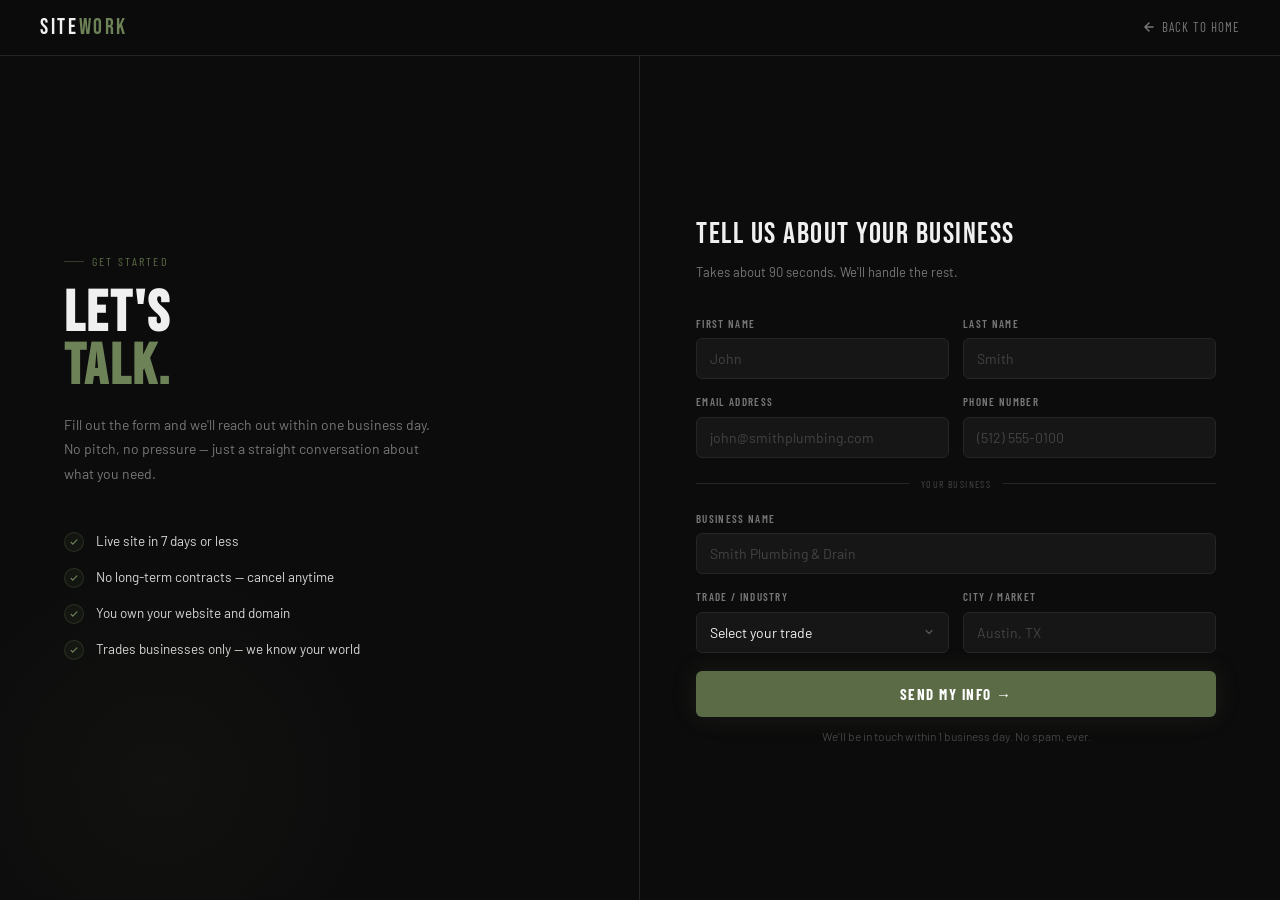
<file: get-started.html>
<!DOCTYPE html>
<html lang="en">
<head>
<meta charset="UTF-8">
<meta name="viewport" content="width=device-width, initial-scale=1.0">
<title>Get Started — Sitework</title>
<link href="https://fonts.googleapis.com/css2?family=Bebas+Neue&family=Barlow:wght@400;500;600&family=Barlow+Condensed:wght@400;500;600;700&display=swap" rel="stylesheet">
<style>
  :root {
    --black:  #0c0c0c;
    --dark:   #111111;
    --card:   #161616;
    --border: #252525;
    --border2:#2e2e2e;
    --text:   #d8d8d8;
    --dim:    #777;
    --dim2:   #444;
    --green:  #5A6B46;
    --green2: #6D8257;
    --white:  #f0f0f0;
  }

  *, *::before, *::after { margin: 0; padding: 0; box-sizing: border-box; }
  html { scroll-behavior: smooth; }

  body {
    background: var(--black);
    color: var(--text);
    font-family: 'Barlow', sans-serif;
    font-size: 15px;
    line-height: 1.6;
    -webkit-font-smoothing: antialiased;
    min-height: 100vh;
  }

  /* NAV */
  nav {
    position: fixed;
    top: 0; left: 0; right: 0;
    z-index: 200;
    height: 56px;
    display: flex;
    align-items: center;
    justify-content: space-between;
    padding: 0 40px;
    background: rgba(12,12,12,0.94);
    backdrop-filter: blur(16px);
    border-bottom: 1px solid var(--border);
  }
  .nav-logo {
    font-family: 'Bebas Neue', sans-serif;
    font-size: 22px;
    letter-spacing: 0.12em;
    color: var(--white);
    text-decoration: none;
  }
  .nav-logo span { color: var(--green2); }
  .nav-back {
    font-family: 'Barlow Condensed', sans-serif;
    font-size: 13px;
    letter-spacing: 0.08em;
    text-transform: uppercase;
    color: var(--dim);
    text-decoration: none;
    display: flex;
    align-items: center;
    gap: 6px;
    transition: color 0.2s;
  }
  .nav-back:hover { color: var(--white); }

  /* PAGE LAYOUT */
  .page {
    min-height: 100vh;
    display: grid;
    grid-template-columns: 1fr 1fr;
    padding-top: 56px;
  }

  /* LEFT PANEL */
  .left {
    padding: 72px 56px 72px 64px;
    border-right: 1px solid var(--border);
    display: flex;
    flex-direction: column;
    justify-content: center;
    position: sticky;
    top: 56px;
    height: calc(100vh - 56px);
    overflow: hidden;
  }
  .left::after {
    content: '';
    position: absolute;
    bottom: -120px; left: -80px;
    width: 480px; height: 480px;
    background: radial-gradient(ellipse, rgba(90,107,70,0.07) 0%, transparent 65%);
    pointer-events: none;
  }

  .eyebrow {
    font-family: 'Barlow Condensed', sans-serif;
    font-size: 12px;
    letter-spacing: 0.18em;
    text-transform: uppercase;
    color: var(--green);
    margin-bottom: 16px;
    display: flex;
    align-items: center;
    gap: 8px;
  }
  .eyebrow::before {
    content: '';
    display: block;
    width: 20px; height: 1px;
    background: var(--green);
    opacity: 0.5;
  }

  .left h1 {
    font-family: 'Bebas Neue', sans-serif;
    font-size: clamp(44px, 4.5vw, 68px);
    line-height: 0.92;
    letter-spacing: 0.04em;
    color: var(--white);
    margin-bottom: 20px;
  }
  .left h1 em { font-style: normal; color: var(--green2); }

  .left-sub {
    font-size: 14px;
    color: var(--dim);
    line-height: 1.75;
    max-width: 380px;
    margin-bottom: 44px;
  }

  /* TRUST ITEMS */
  .trust-list {
    display: flex;
    flex-direction: column;
    gap: 14px;
    margin-bottom: 44px;
  }
  .trust-item {
    display: flex;
    align-items: flex-start;
    gap: 12px;
    font-size: 13.5px;
    color: var(--text);
  }
  .trust-icon {
    width: 20px; height: 20px;
    background: rgba(90,107,70,0.1);
    border: 1px solid rgba(90,107,70,0.3);
    border-radius: 50%;
    display: flex;
    align-items: center;
    justify-content: center;
    flex-shrink: 0;
    margin-top: 2px;
  }
  .trust-icon svg { color: var(--green2); }

  /* PLAN PILLS */
  .plan-pills {
    display: flex;
    flex-direction: column;
    gap: 10px;
  }
  .plan-pill {
    display: flex;
    align-items: center;
    justify-content: space-between;
    padding: 13px 16px;
    border: 1px solid var(--border);
    border-radius: 7px;
    background: var(--card);
  }
  .plan-pill.featured {
    border-color: rgba(90,107,70,0.35);
    background: linear-gradient(120deg, rgba(90,107,70,0.07) 0%, var(--card) 55%);
  }
  .plan-pill-name {
    font-family: 'Bebas Neue', sans-serif;
    font-size: 17px;
    letter-spacing: 0.06em;
    color: var(--white);
  }
  .plan-pill-desc {
    font-size: 11.5px;
    color: var(--dim);
    margin-top: 1px;
  }
  .plan-pill-price {
    text-align: right;
  }
  .plan-pill-mo {
    font-family: 'Barlow Condensed', sans-serif;
    font-size: 15px;
    font-weight: 700;
    color: var(--white);
  }
  .plan-pill.featured .plan-pill-mo { color: var(--green2); }
  .plan-pill-setup { font-size: 11px; color: var(--dim); }

  /* RIGHT PANEL */
  .right {
    padding: 72px 64px 72px 56px;
    display: flex;
    flex-direction: column;
    justify-content: center;
  }

  .form-header {
    margin-bottom: 32px;
  }
  .form-title {
    font-family: 'Bebas Neue', sans-serif;
    font-size: 30px;
    letter-spacing: 0.05em;
    color: var(--white);
    margin-bottom: 4px;
  }
  .form-sub {
    font-size: 13px;
    color: var(--dim);
  }

  /* FORM */
  form {
    display: grid;
    grid-template-columns: 1fr 1fr;
    gap: 14px;
  }

  .fg {
    display: flex;
    flex-direction: column;
    gap: 6px;
  }
  .fg.full { grid-column: 1 / -1; }

  .fg label {
    font-family: 'Barlow Condensed', sans-serif;
    font-size: 11px;
    letter-spacing: 0.12em;
    text-transform: uppercase;
    color: var(--dim);
    font-weight: 600;
  }

  .fg input,
  .fg select {
    background: var(--card);
    border: 1px solid var(--border);
    border-radius: 6px;
    color: var(--white);
    font-family: 'Barlow', sans-serif;
    font-size: 14px;
    padding: 11px 13px;
    outline: none;
    width: 100%;
    appearance: none;
    -webkit-appearance: none;
    transition: border-color 0.2s, box-shadow 0.2s;
  }
  .fg input::placeholder { color: var(--dim2); }
  .fg input:focus,
  .fg select:focus {
    border-color: var(--green);
    box-shadow: 0 0 0 3px rgba(90,107,70,0.1);
  }
  .fg select {
    background-image: url("data:image/svg+xml,%3Csvg xmlns='http://www.w3.org/2000/svg' width='12' height='12' viewBox='0 0 24 24' fill='none' stroke='%23555' stroke-width='2.5' stroke-linecap='round' stroke-linejoin='round'%3E%3Cpolyline points='6 9 12 15 18 9'%3E%3C/polyline%3E%3C/svg%3E");
    background-repeat: no-repeat;
    background-position: right 13px center;
    padding-right: 34px;
    cursor: pointer;
  }
  .fg select option { background: var(--dark); color: var(--white); }

  /* SECTION DIVIDER */
  .form-divider {
    grid-column: 1 / -1;
    display: flex;
    align-items: center;
    gap: 12px;
    margin: 4px 0;
  }
  .form-divider span {
    font-family: 'Barlow Condensed', sans-serif;
    font-size: 10px;
    letter-spacing: 0.14em;
    text-transform: uppercase;
    color: var(--dim2);
    white-space: nowrap;
  }
  .form-divider::before, .form-divider::after {
    content: '';
    flex: 1;
    height: 1px;
    background: var(--border);
  }

  /* PLAN SELECTOR */
  .plan-selector-wrap { grid-column: 1 / -1; }
  .plan-selector-wrap label {
    font-family: 'Barlow Condensed', sans-serif;
    font-size: 11px;
    letter-spacing: 0.12em;
    text-transform: uppercase;
    color: var(--dim);
    font-weight: 600;
    display: block;
    margin-bottom: 10px;
  }
  .plan-selector {
    display: grid;
    grid-template-columns: repeat(3, 1fr);
    gap: 10px;
  }
  .plan-opt { position: relative; }
  .plan-opt input[type="radio"] {
    position: absolute;
    opacity: 0;
    width: 0; height: 0;
    pointer-events: none;
  }
  .plan-opt label {
    display: flex;
    flex-direction: column;
    align-items: center;
    padding: 13px 8px;
    border: 1px solid var(--border);
    border-radius: 6px;
    background: var(--card);
    cursor: pointer;
    transition: all 0.18s;
    text-transform: none;
    letter-spacing: 0;
    font-family: 'Barlow', sans-serif;
    font-size: 13px;
    color: var(--dim);
    text-align: center;
    gap: 3px;
    user-select: none;
  }
  .plan-opt label .pn {
    font-family: 'Bebas Neue', sans-serif;
    font-size: 19px;
    letter-spacing: 0.06em;
    color: var(--white);
    line-height: 1;
  }
  .plan-opt label .pp { font-size: 11.5px; color: var(--dim); }
  .plan-opt input[type="radio"]:checked + label {
    border-color: var(--green);
    background: rgba(90,107,70,0.08);
    box-shadow: 0 0 0 1px var(--green);
  }
  .plan-opt input[type="radio"]:checked + label .pn { color: var(--green2); }
  .plan-opt label:hover { border-color: var(--border2); }

  /* SUBMIT */
  .submit-wrap {
    grid-column: 1 / -1;
    margin-top: 4px;
    display: flex;
    flex-direction: column;
    gap: 10px;
  }
  .btn-submit {
    width: 100%;
    padding: 14px;
    background: var(--green);
    color: #fff;
    border: none;
    border-radius: 6px;
    font-family: 'Barlow Condensed', sans-serif;
    font-size: 15px;
    font-weight: 700;
    letter-spacing: 0.1em;
    text-transform: uppercase;
    cursor: pointer;
    transition: background 0.2s, box-shadow 0.2s;
    box-shadow: 0 0 24px rgba(90,107,70,0.2);
    display: flex;
    align-items: center;
    justify-content: center;
    gap: 10px;
  }
  .btn-submit:hover { background: var(--green2); box-shadow: 0 0 32px rgba(109,130,87,0.3); }
  .btn-submit:disabled { opacity: 0.5; cursor: not-allowed; }

  .spinner {
    width: 15px; height: 15px;
    border: 2px solid rgba(255,255,255,0.25);
    border-top-color: #fff;
    border-radius: 50%;
    animation: spin 0.65s linear infinite;
    display: none;
  }
  .loading .spinner { display: block; }
  .loading .btn-label { opacity: 0.6; }
  @keyframes spin { to { transform: rotate(360deg); } }

  .form-note {
    font-size: 12px;
    color: var(--dim2);
    text-align: center;
  }

  @media (max-width: 860px) {
    .page { grid-template-columns: 1fr; }
    .left {
      position: relative;
      height: auto;
      padding: 80px 24px 48px;
      border-right: none;
      border-bottom: 1px solid var(--border);
    }
    .right { padding: 48px 24px 72px; }
    form { grid-template-columns: 1fr; }
    .fg.full, .form-divider, .plan-selector-wrap, .submit-wrap { grid-column: 1; }
    nav { padding: 0 20px; }
  }
</style>
</head>
<body>

<nav>
  <a href="https://sitework.build" class="nav-logo">SITE<span>WORK</span></a>
  <a href="https://sitework.build" class="nav-back">
    <svg width="14" height="14" fill="none" viewBox="0 0 24 24" stroke="currentColor" stroke-width="2.5">
      <path stroke-linecap="round" stroke-linejoin="round" d="M19 12H5M12 5l-7 7 7 7"/>
    </svg>
    Back to Home
  </a>
</nav>

<div class="page">

  <!-- LEFT -->
  <div class="left">
    <div class="eyebrow">Get Started</div>
    <h1>LET'S<br><em>TALK.</em></h1>
    <p class="left-sub">Fill out the form and we'll reach out within one business day. No pitch, no pressure — just a straight conversation about what you need.</p>

    <div class="trust-list">
      <div class="trust-item">
        <div class="trust-icon">
          <svg width="10" height="10" fill="none" viewBox="0 0 24 24" stroke="currentColor" stroke-width="3"><path stroke-linecap="round" stroke-linejoin="round" d="M5 13l4 4L19 7"/></svg>
        </div>
        Live site in 7 days or less
      </div>
      <div class="trust-item">
        <div class="trust-icon">
          <svg width="10" height="10" fill="none" viewBox="0 0 24 24" stroke="currentColor" stroke-width="3"><path stroke-linecap="round" stroke-linejoin="round" d="M5 13l4 4L19 7"/></svg>
        </div>
        No long-term contracts — cancel anytime
      </div>
      <div class="trust-item">
        <div class="trust-icon">
          <svg width="10" height="10" fill="none" viewBox="0 0 24 24" stroke="currentColor" stroke-width="3"><path stroke-linecap="round" stroke-linejoin="round" d="M5 13l4 4L19 7"/></svg>
        </div>
        You own your website and domain
      </div>
      <div class="trust-item">
        <div class="trust-icon">
          <svg width="10" height="10" fill="none" viewBox="0 0 24 24" stroke="currentColor" stroke-width="3"><path stroke-linecap="round" stroke-linejoin="round" d="M5 13l4 4L19 7"/></svg>
        </div>
        Trades businesses only — we know your world
      </div>
    </div>

  </div>

  <!-- RIGHT -->
  <div class="right">
    <div class="form-header">
      <div class="form-title">Tell Us About Your Business</div>
      <p class="form-sub">Takes about 90 seconds. We'll handle the rest.</p>
    </div>

    <form action="https://api.web3forms.com/submit" method="POST">

      <!-- Web3Forms config -->
      <input type="hidden" name="access_key" value="34043bc3-8da3-45d7-bfe0-7fbeef1a0687">
      <input type="hidden" name="subject" value="New Sitework Lead">
      <input type="hidden" name="redirect" value="https://sitework.build/thankyou.html">
      <input type="checkbox" name="botcheck" style="display:none" tabindex="-1" autocomplete="off">

      <!-- CONTACT INFO -->
      <div class="fg">
        <label for="first_name">First Name</label>
        <input type="text" id="first_name" name="first_name" placeholder="John" required>
      </div>

      <div class="fg">
        <label for="last_name">Last Name</label>
        <input type="text" id="last_name" name="last_name" placeholder="Smith" required>
      </div>

      <div class="fg">
        <label for="email">Email Address</label>
        <input type="email" id="email" name="email" placeholder="john@smithplumbing.com" required>
      </div>

      <div class="fg">
        <label for="phone">Phone Number</label>
        <input type="tel" id="phone" name="phone" placeholder="(512) 555-0100" required>
      </div>

      <!-- BUSINESS INFO -->
      <div class="form-divider"><span>Your Business</span></div>

      <div class="fg full">
        <label for="business_name">Business Name</label>
        <input type="text" id="business_name" name="business_name" placeholder="Smith Plumbing & Drain" required>
      </div>

      <div class="fg">
        <label for="trade">Trade / Industry</label>
        <select id="trade" name="trade" required>
          <option value="" disabled selected>Select your trade</option>
          <option>HVAC</option>
          <option>Plumbing</option>
          <option>Electrical</option>
          <option>Roofing</option>
          <option>General Construction</option>
          <option>Landscaping</option>
          <option>Pest Control</option>
          <option>Other</option>
        </select>
      </div>

      <div class="fg">
        <label for="city">City / Market</label>
        <input type="text" id="city" name="city" placeholder="Austin, TX" required>
      </div>

      <!-- SUBMIT -->
      <div class="submit-wrap">
        <button type="submit" class="btn-submit" id="submit-btn">
          <div class="spinner"></div>
          <span class="btn-label">Send My Info →</span>
        </button>
        <p class="form-note">We'll be in touch within 1 business day. No spam, ever.</p>
      </div>

    </form>
  </div>
</div>

<script>
  // Loading state on submit
  document.querySelector('form').addEventListener('submit', function() {
    const btn = document.getElementById('submit-btn');
    btn.disabled = true;
    btn.classList.add('loading');
  });
</script>

</body>
</html>
</file>
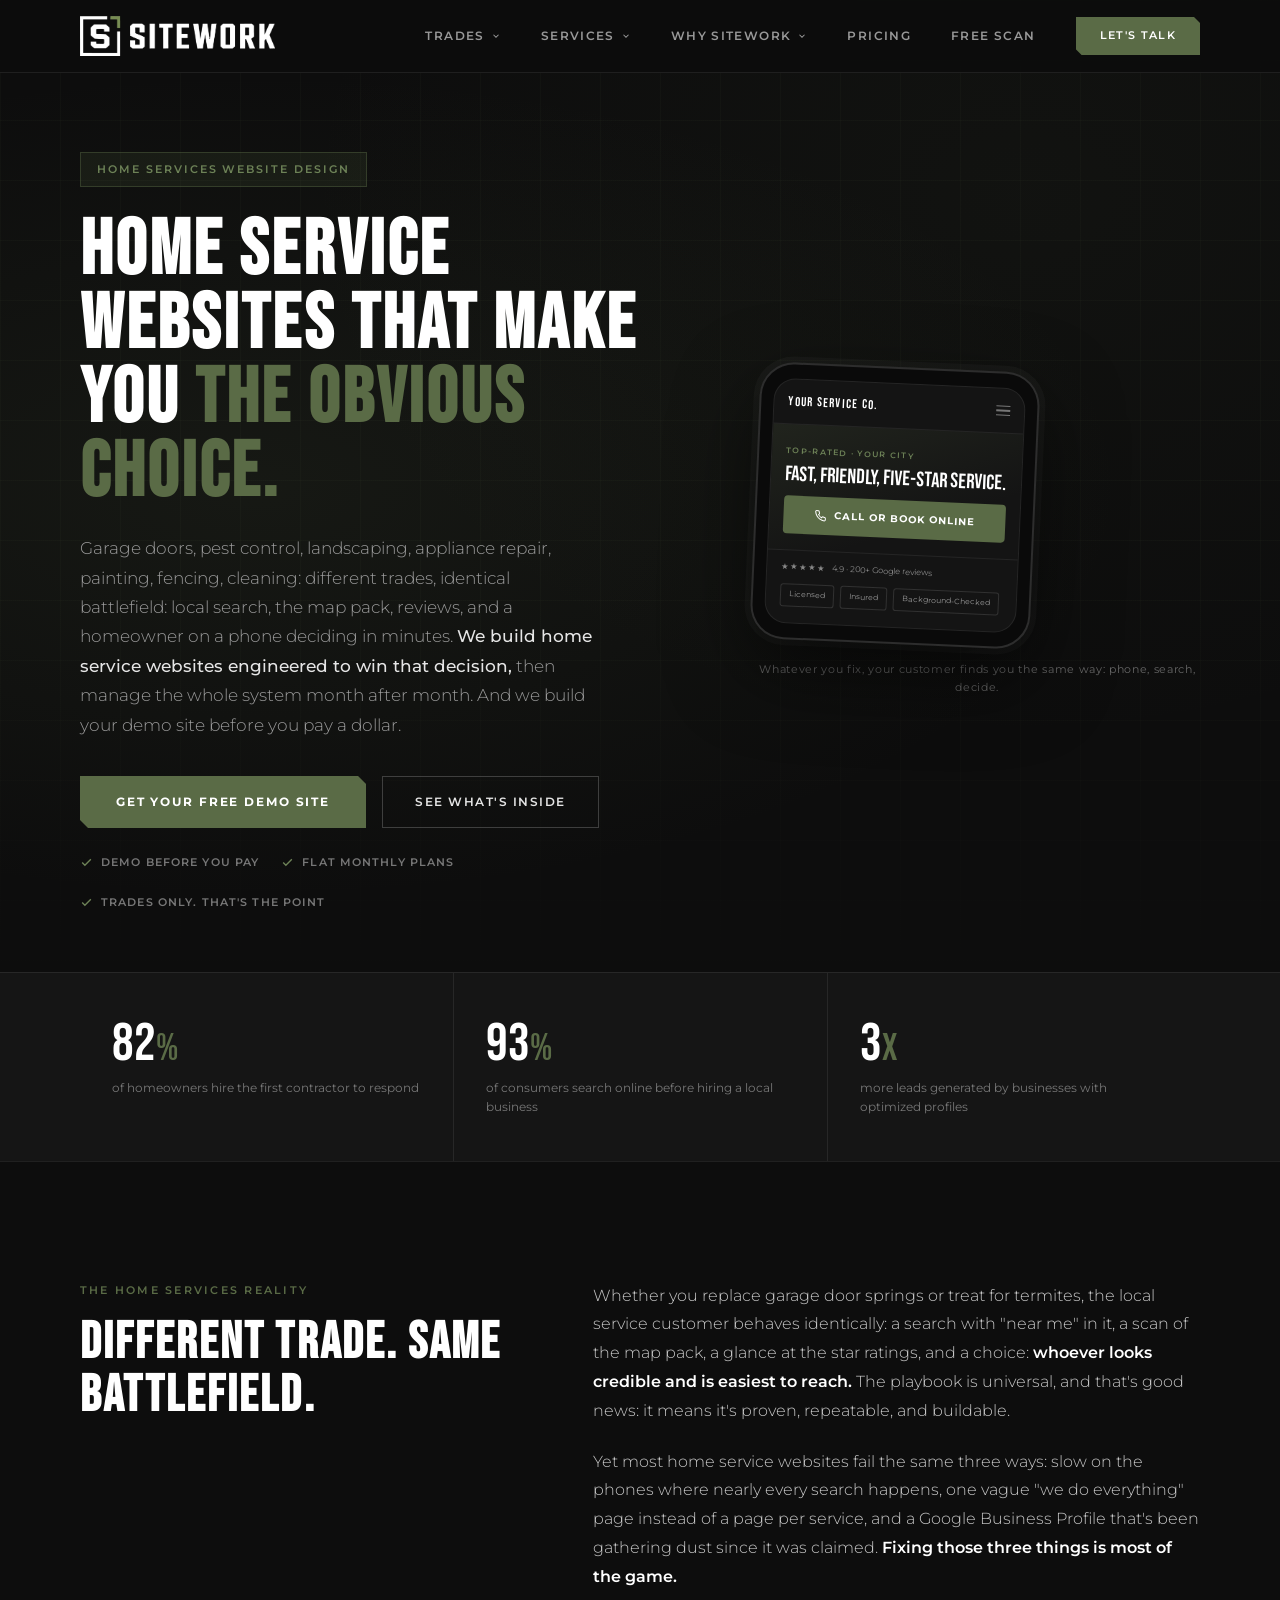
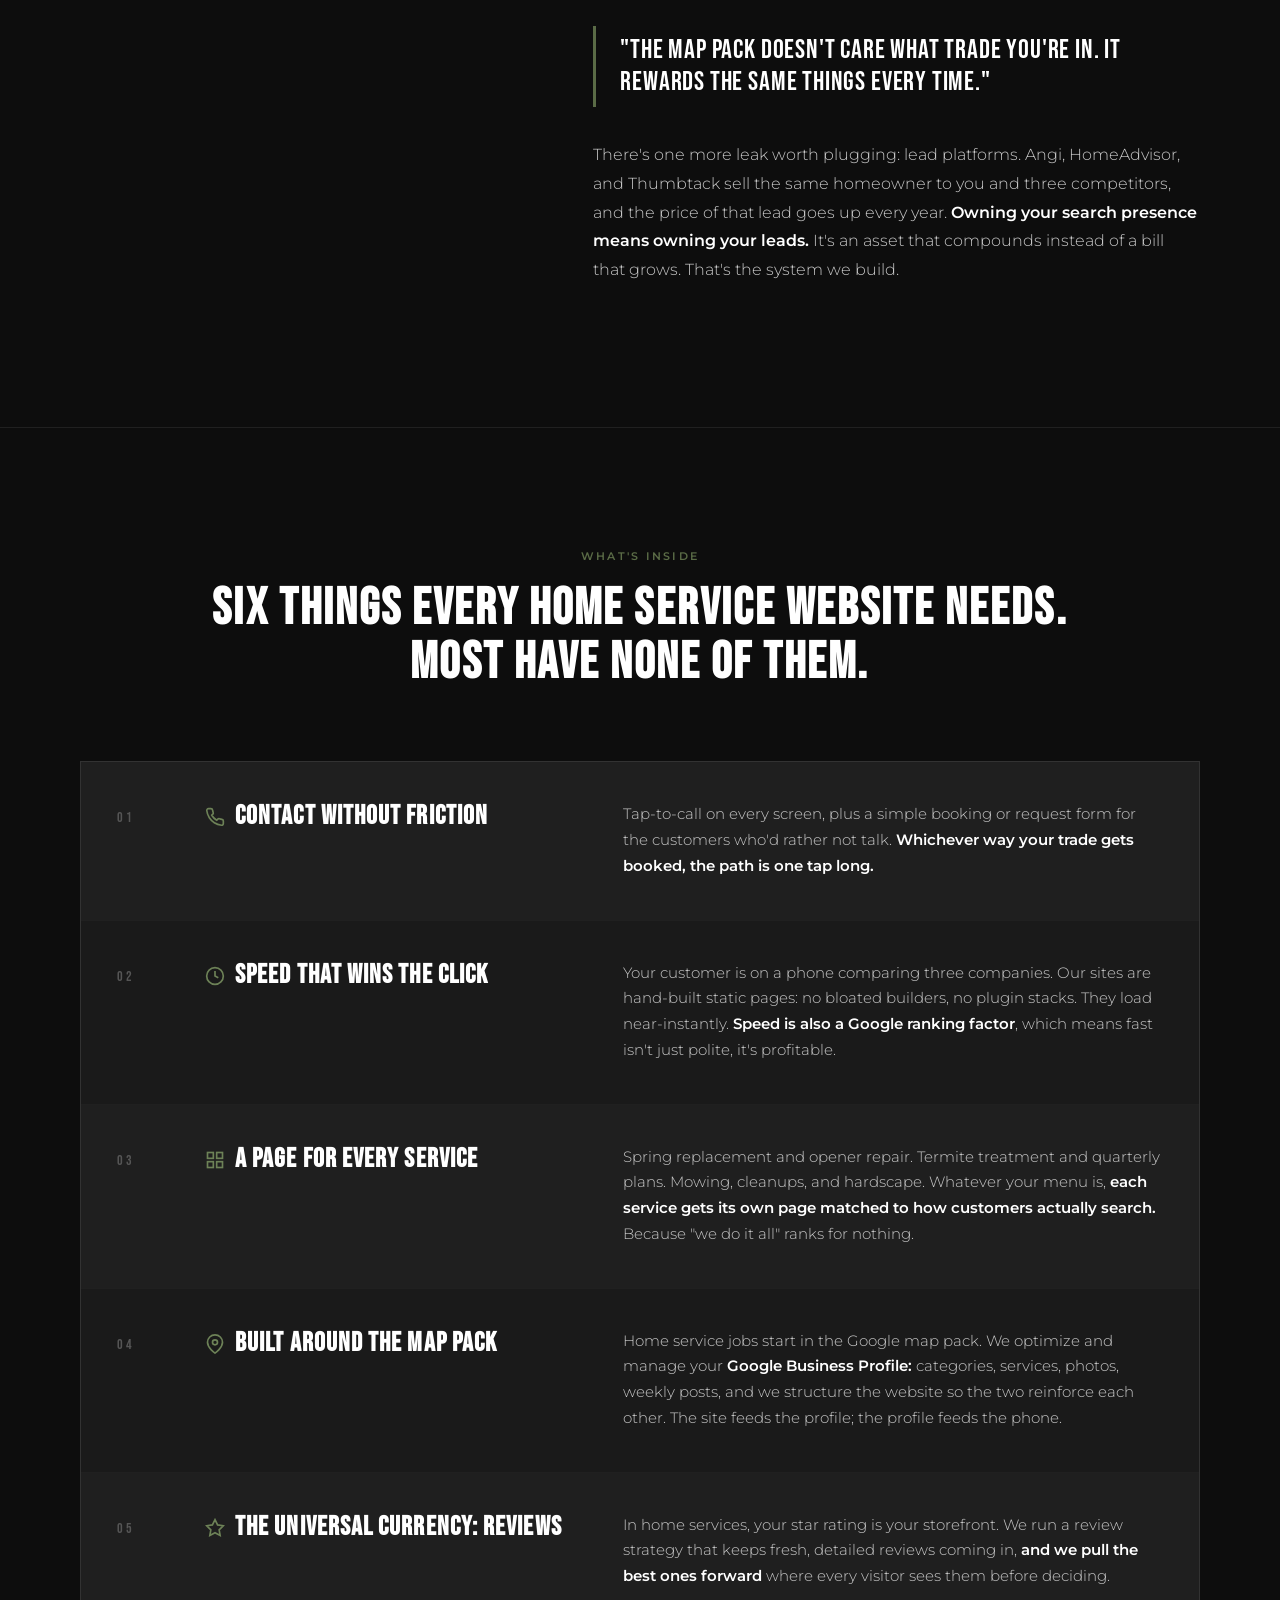
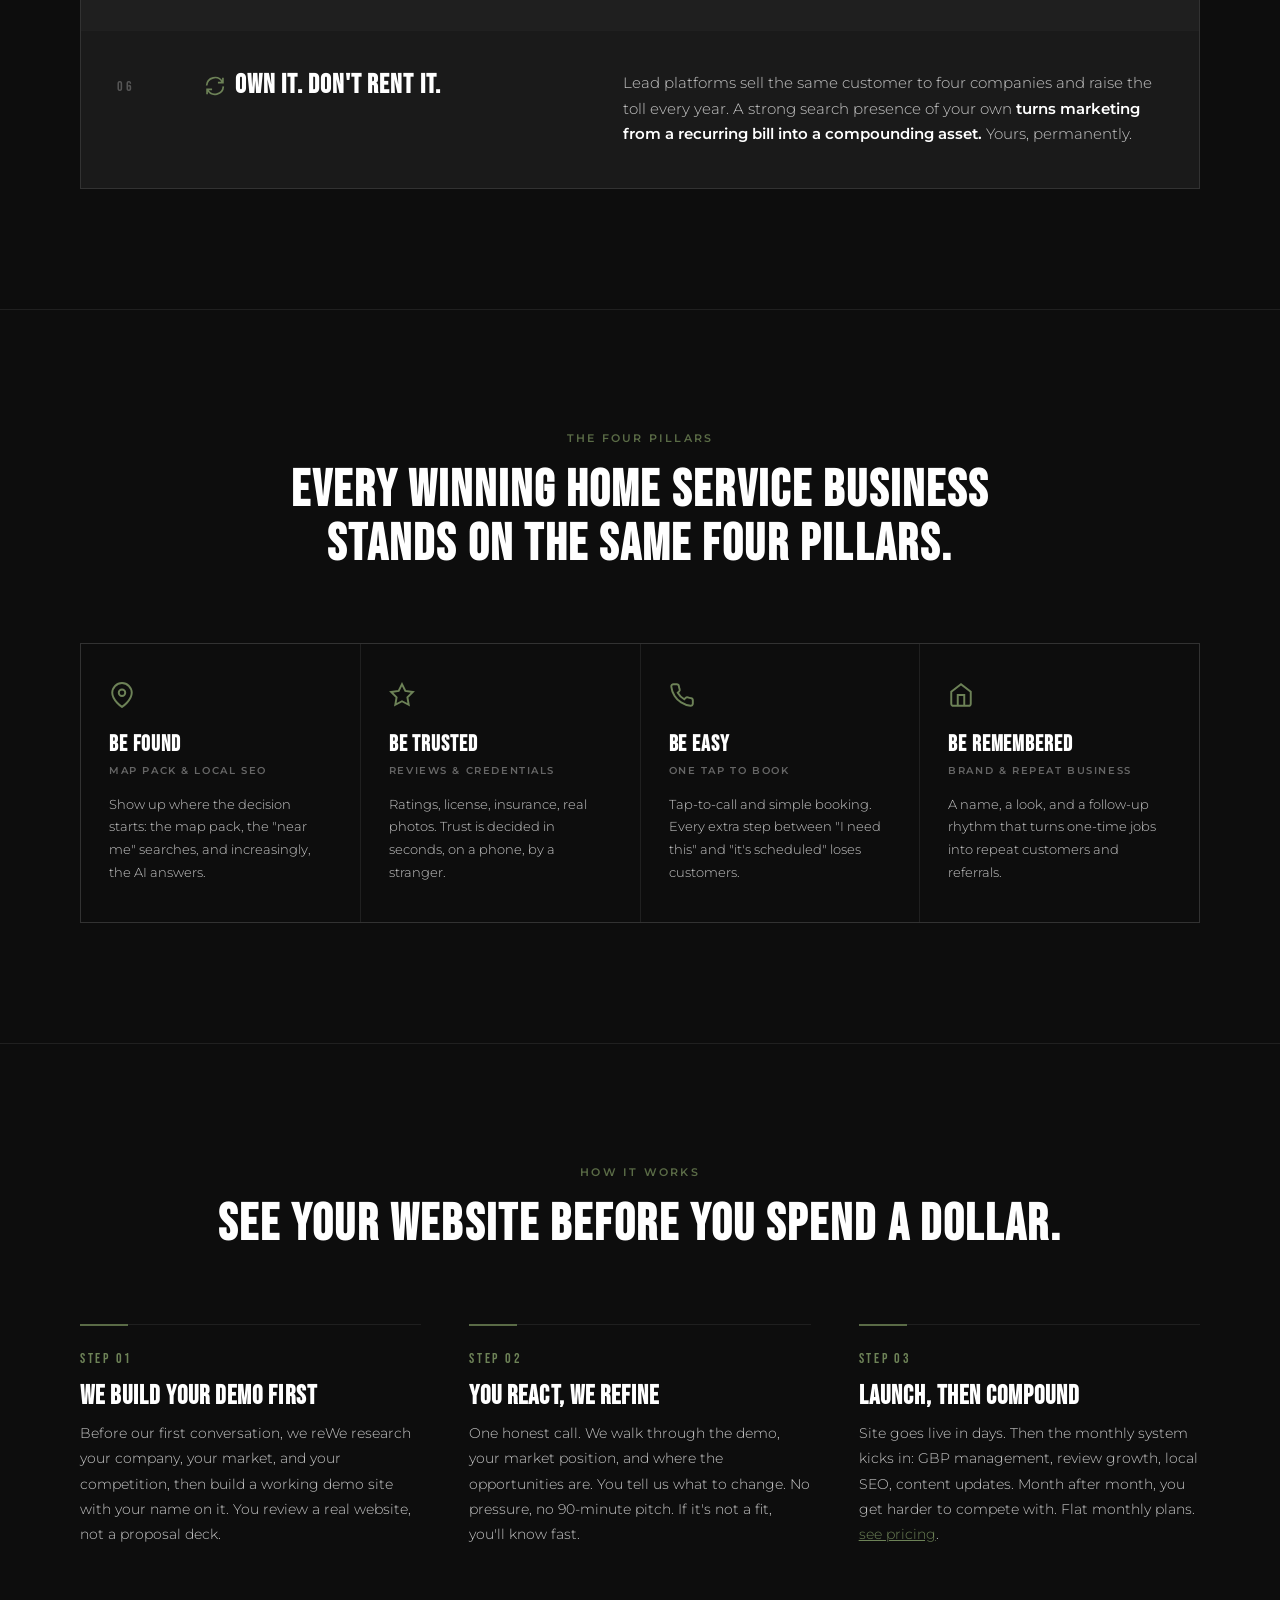
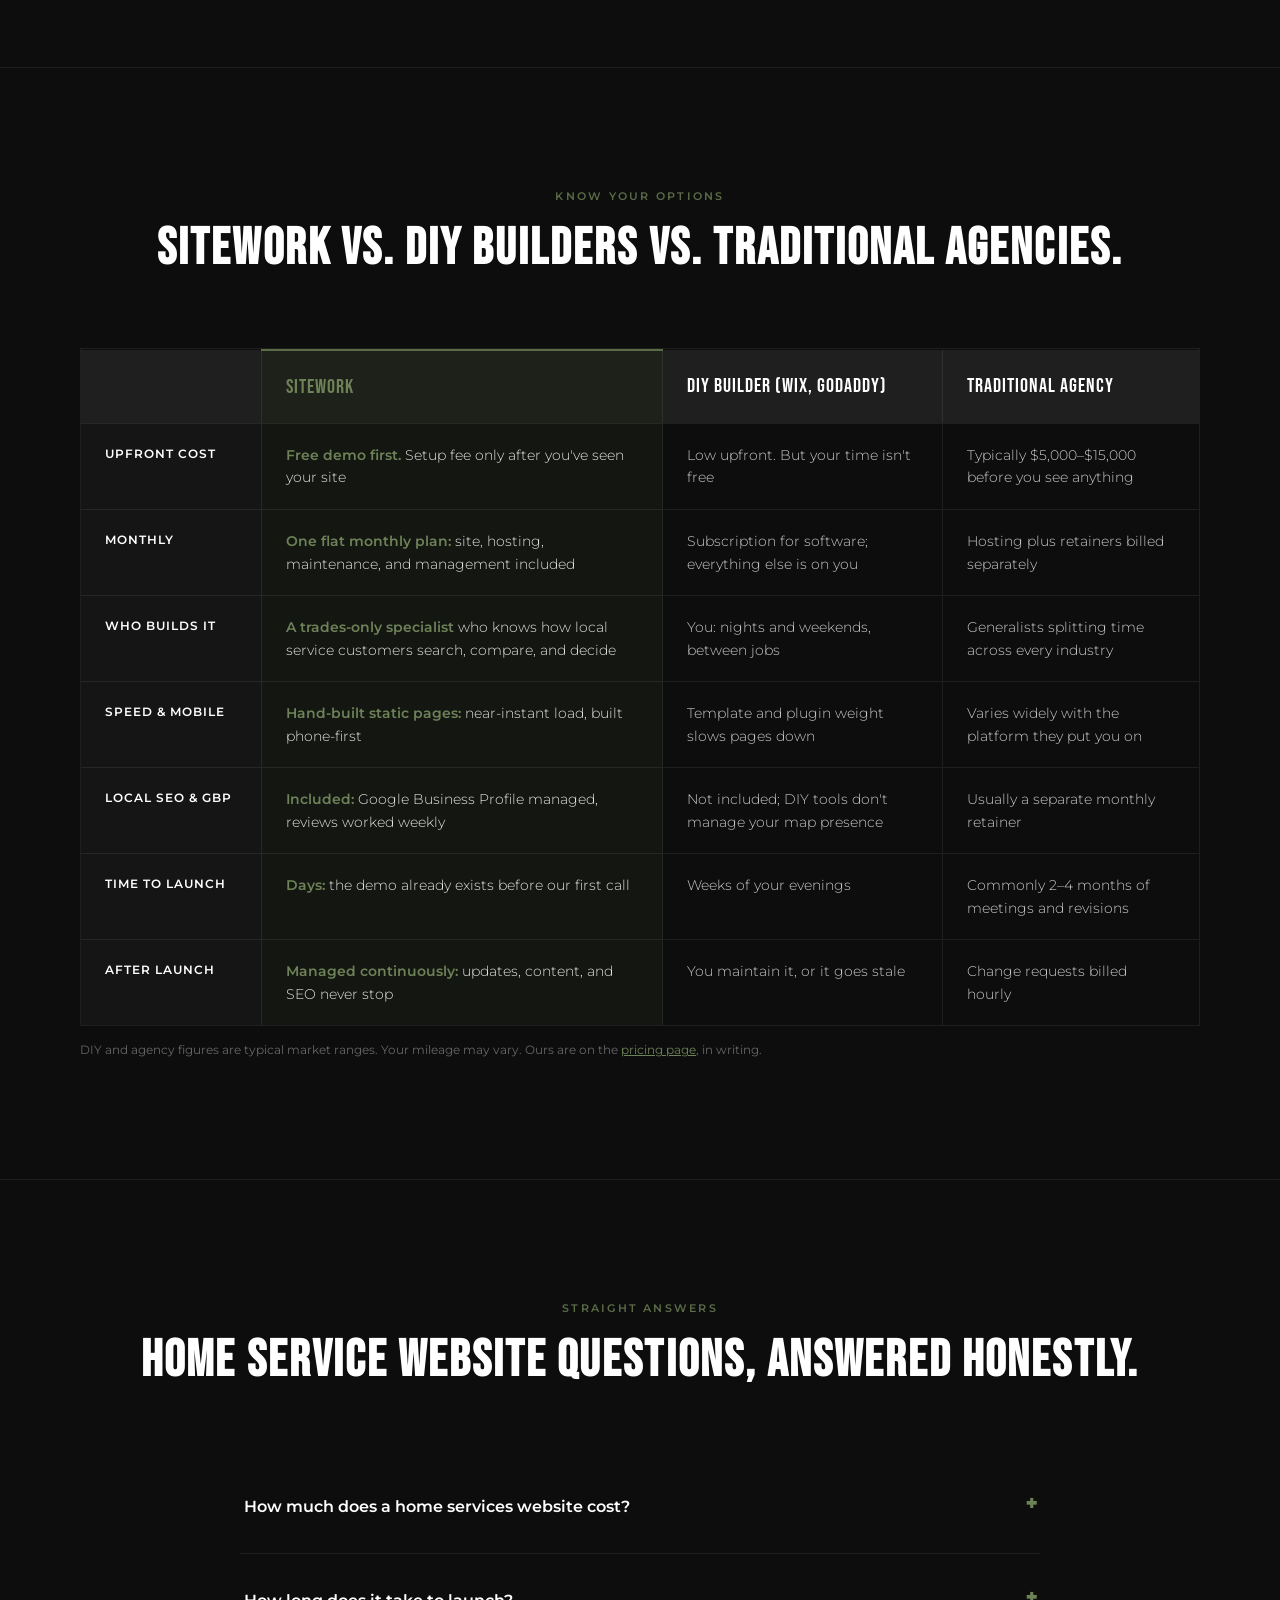
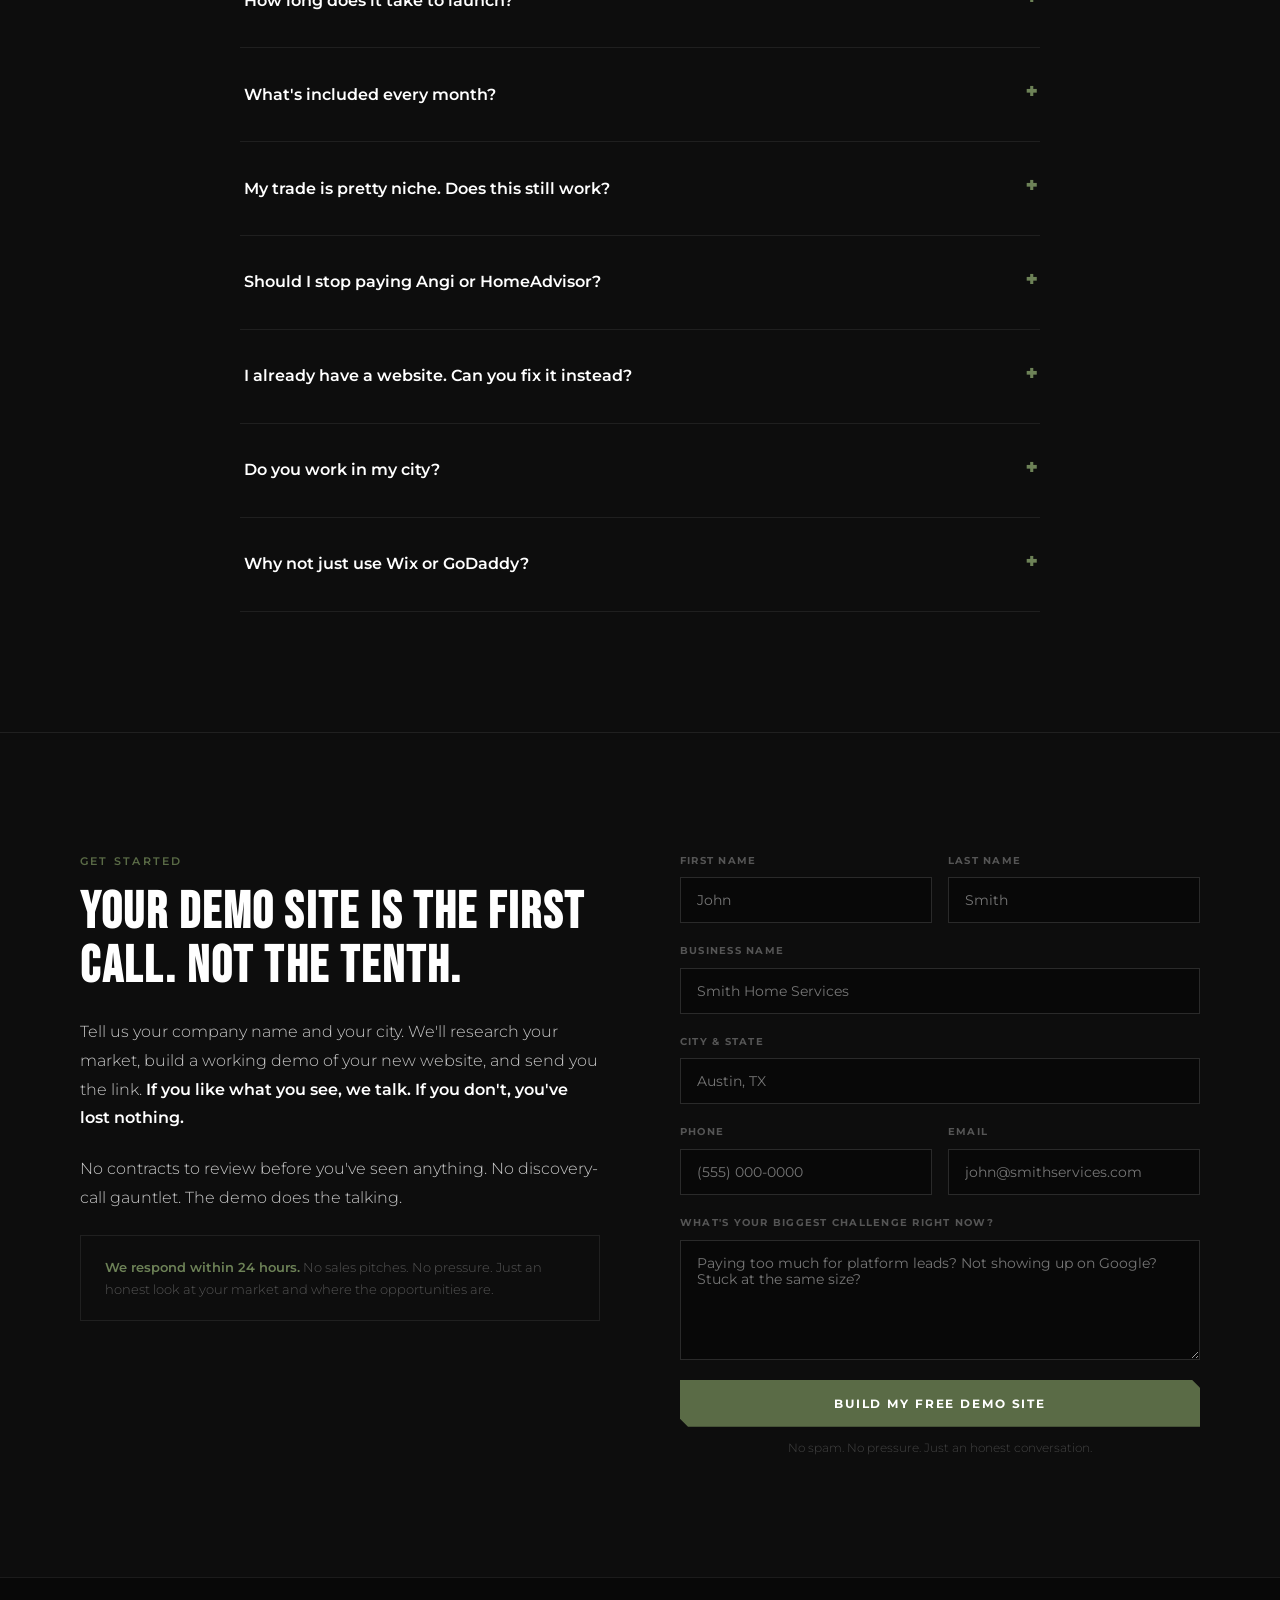
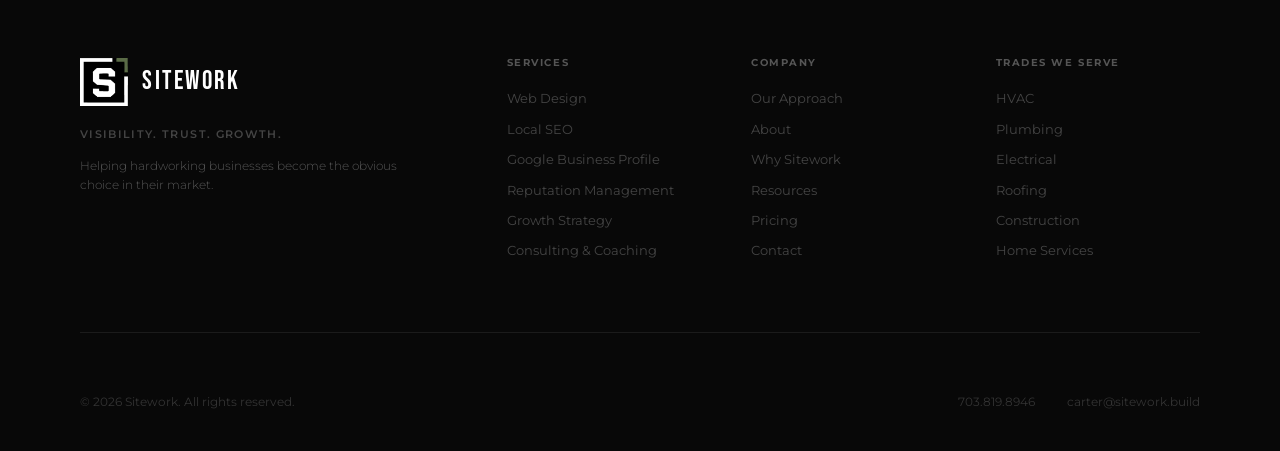
<file: home-services-website-design.html>
<!DOCTYPE html>
<html lang="en">
<head>
<meta charset="UTF-8">
<meta name="viewport" content="width=device-width, initial-scale=1.0">
<title>Home Services Website Design — For Every Trade That Keeps Homes Running | SITEWORK</title>
<meta name="description" content="Website design for home service businesses : garage doors, pest control, landscaping, appliance repair, painting, and more. Mobile-first, fast-loading sites with local SEO and Google Business Profile management. Flat monthly plans. Demo built before you pay anything.">

<link rel="canonical" href="https://sitework.build/home-services-website-design">

<!-- Open Graph -->
<meta property="og:title" content="Home Services Website Design — For Every Trade That Keeps Homes Running">
<meta property="og:description" content="Website design for home service businesses : garage doors, pest control, landscaping, appliance repair, painting, and more. Mobile-first, fast-loading sites with local SEO and Google Business Profile management. Flat monthly plans. Demo built before you pay anything.">
<meta property="og:type" content="website">
<meta property="og:url" content="https://sitework.build/home-services-website-design">

<!-- Schema: Service -->
<script type="application/ld+json">
{
  "@context": "https://schema.org",
  "@type": "Service",
  "serviceType": "Home Services Website Design",
  "name": "Home Services Website Design & Local SEO",
  "description": "Custom website design, local SEO, and Google Business Profile management for home service businesses of every kind: garage doors, pest control, landscaping, appliance repair, painting, fencing, and cleaning.",
  "provider": {
    "@type": "ProfessionalService",
    "name": "Sitework",
    "url": "https://sitework.build",
    "telephone": "+17038198946",
    "email": "carter@sitework.build"
  },
  "areaServed": "United States",
  "audience": {
    "@type": "Audience",
    "audienceType": "Home service businesses"
  }
}
</script>

<!-- Schema: Breadcrumb -->
<script type="application/ld+json">
{
  "@context": "https://schema.org",
  "@type": "BreadcrumbList",
  "itemListElement": [
    { "@type": "ListItem", "position": 1, "name": "Home", "item": "https://sitework.build" },
    { "@type": "ListItem", "position": 2, "name": "Home Services Website Design", "item": "https://sitework.build/home-services-website-design" }
  ]
}
</script>

<!-- Schema: FAQ (mirrors the visible FAQ section below) -->
<script type="application/ld+json">
{
  "@context": "https://schema.org",
  "@type": "FAQPage",
  "mainEntity": [
    {
      "@type": "Question",
      "name": "How much does a home services website cost?",
      "acceptedAnswer": {
        "@type": "Answer",
        "text": "Sitework runs on flat monthly plans plus a one-time setup fee. The website, hosting, maintenance, and ongoing updates are all included. No surprise five-figure builds. Current plans are always published on our pricing page before you ever talk to us."
      }
    },
    {
      "@type": "Question",
      "name": "How long does it take to launch?",
      "acceptedAnswer": {
        "@type": "Answer",
        "text": "Days, not months. We build a working demo of your site before our first conversation, so by the time we talk you're reviewing a real website with your company name on it. Not a proposal. Once you approve it, launch is a matter of days."
      }
    },
    {
      "@type": "Question",
      "name": "What's included every month?",
      "acceptedAnswer": {
        "@type": "Answer",
        "text": "Hosting, security, maintenance, content updates, and (depending on your plan) local SEO, Google Business Profile management, weekly GBP posts, and review strategy. The site is never finished and abandoned; it's managed continuously."
      }
    },
    {
      "@type": "Question",
      "name": "My trade is pretty niche. Does this still work?",
      "acceptedAnswer": {
        "@type": "Answer",
        "text": "Yes. The local search playbook is trade-agnostic. What changes is the research: which services people search for, what they're afraid of, and who you're competing against in your market. We do that research before building your demo, so the site speaks your customers' language from day one."
      }
    },
    {
      "@type": "Question",
      "name": "Should I stop paying Angi or HomeAdvisor?",
      "acceptedAnswer": {
        "@type": "Answer",
        "text": "Not necessarily on day one. Lead platforms can fill schedule gaps. But they sell each lead to multiple companies and the cost climbs every year. The goal is to make your own presence strong enough that platform leads become optional, not load-bearing. Owned beats rented."
      }
    },
    {
      "@type": "Question",
      "name": "I already have a website. Can you fix it instead?",
      "acceptedAnswer": {
        "@type": "Answer",
        "text": "Usually the honest answer is that a rebuild on a modern, fast foundation costs less than patching an old site. Our subscription model makes the rebuild painless. We'll audit what you have for free and tell you straight whether it's worth keeping."
      }
    },
    {
      "@type": "Question",
      "name": "Do you work in my city?",
      "acceptedAnswer": {
        "@type": "Answer",
        "text": "Yes. We're based in Austin, Texas and work with home service businesses nationwide. Local SEO is local to your market, not ours: every site is built around your service area, your cities, and your competition."
      }
    },
    {
      "@type": "Question",
      "name": "Why not just use Wix or GoDaddy?",
      "acceptedAnswer": {
        "@type": "Answer",
        "text": "DIY builders can produce a website, but not a local search presence. They're slower to load, generic in structure, and nobody is managing your Google Business Profile, reviews, or local rankings afterward. You'd own a brochure; what wins jobs is the whole system around it."
      }
    }
  ]
}
</script>

<link rel="icon" type="image/x-icon" href="favicon.ico">
<link rel="icon" type="image/png" sizes="32x32" href="favicon-32.png">
<link rel="apple-touch-icon" sizes="180x180" href="apple-touch-icon.png">
<link rel="preconnect" href="https://fonts.googleapis.com">
<link rel="preconnect" href="https://fonts.gstatic.com" crossorigin>
<link href="https://fonts.googleapis.com/css2?family=Bebas+Neue&family=Montserrat:wght@300;400;500;600;700&display=swap" rel="stylesheet">
<link rel="stylesheet" href="styles.css">

<style>
/* ── PAGE-SCOPED STYLES (hv- prefix; tokens come from styles.css) ── */

/* Hero */
.hv-hero { position:relative; min-height:92vh; display:flex; align-items:center; padding-top:72px; overflow:hidden; }
.hv-hero-inner { position:relative; z-index:1; width:100%; max-width:1200px; margin:0 auto; padding:80px 40px 60px;
  display:grid; grid-template-columns:1.15fr 0.85fr; gap:72px; align-items:center; }
.hv-eyebrow { display:inline-block; background:rgba(90,107,70,0.15); border:1px solid rgba(90,107,70,0.4); color:var(--green-light);
  font-size:0.68rem; font-weight:600; letter-spacing:0.18em; text-transform:uppercase; padding:8px 16px; margin-bottom:28px; }
.hv-h1 { font-size:clamp(3.2rem,6vw,5.4rem); line-height:0.96; margin-bottom:24px; }
.hv-h1 em { font-style:normal; color:var(--green); }
.hv-lede { font-size:1.05rem; color:#999; max-width:520px; line-height:1.75; font-weight:300; margin-bottom:36px; }
.hv-lede strong { color:var(--light); font-weight:500; }
.hv-actions { display:flex; gap:16px; flex-wrap:wrap; }

/* CSS-only phone mockup — the signature element, zero image requests */
.hv-phone-wrap { display:flex; justify-content:center; }
.hv-phone { width:280px; border:2px solid rgba(255,255,255,0.14); border-radius:34px; background:#0a0a0a;
  padding:14px 12px; box-shadow:0 30px 80px rgba(0,0,0,0.55), 0 0 0 6px rgba(255,255,255,0.03);
  transform:rotate(2.5deg); }
.hv-phone-screen { border-radius:22px; overflow:hidden; background:#141414; border:1px solid rgba(255,255,255,0.07); }
.hv-mini-nav { display:flex; justify-content:space-between; align-items:center; padding:12px 14px; border-bottom:1px solid rgba(255,255,255,0.07); }
.hv-mini-logo { font-family:'Bebas Neue',sans-serif; font-size:0.8rem; letter-spacing:0.1em; color:var(--white); }
.hv-mini-burger { display:flex; flex-direction:column; gap:3px; }
.hv-mini-burger span { width:14px; height:1.5px; background:#777; }
.hv-mini-hero { padding:20px 14px 16px; background:linear-gradient(160deg, rgba(90,107,70,0.18), transparent 70%); }
.hv-mini-tag { font-size:0.5rem; letter-spacing:0.16em; text-transform:uppercase; color:var(--green-light); font-weight:600; margin-bottom:6px; }
.hv-mini-h { font-family:'Bebas Neue',sans-serif; font-size:1.3rem; line-height:1.05; color:var(--white); margin-bottom:10px; }
.hv-mini-call { display:flex; align-items:center; justify-content:center; gap:8px; background:var(--green); color:var(--white);
  font-size:0.62rem; font-weight:700; letter-spacing:0.1em; text-transform:uppercase; padding:11px; border-radius:4px; }
.hv-mini-call svg { width:12px; height:12px; }
.hv-mini-strip { display:flex; align-items:center; gap:6px; padding:10px 14px; border-top:1px solid rgba(255,255,255,0.07); }
.hv-mini-stars { color:#e8b54a; font-size:0.6rem; letter-spacing:2px; }
.hv-mini-strip span { font-size:0.52rem; color:#888; }
.hv-mini-badges { display:flex; gap:6px; padding:0 14px 16px; }
.hv-mini-badges i { font-style:normal; font-size:0.48rem; color:#999; border:1px solid rgba(255,255,255,0.12); padding:4px 8px; border-radius:3px; }
.hv-phone-caption { text-align:center; font-size:0.7rem; color:#666; margin-top:18px; letter-spacing:0.06em; }

/* Reality / problem section */
.hv-reality { padding:120px 0; border-top:1px solid var(--border); }
.hv-reality-grid { display:grid; grid-template-columns:1fr 1.4fr; gap:80px; align-items:start; }
.hv-reality-grid .section-title { position:sticky; top:120px; }
.hv-reality-copy p { margin-bottom:22px; line-height:1.8; font-weight:300; }
.hv-reality-copy strong { color:var(--white); font-weight:600; }
.hv-pull { border-left:3px solid var(--green); padding:8px 0 8px 24px; margin:34px 0;
  font-family:'Bebas Neue',sans-serif; font-size:1.7rem; line-height:1.2; color:var(--white); letter-spacing:0.03em; }

/* Feature rows */
.hv-features { padding:120px 0; border-top:1px solid var(--border); }
.hv-feature-list { display:grid; gap:1px; background:var(--border); border:1px solid var(--border); margin-top:56px; }
.hv-feature { background:var(--dark); display:grid; grid-template-columns:56px 1fr 1.4fr; gap:32px; padding:40px 36px; align-items:start; }
.hv-feature:nth-child(even) { background:#1a1a1a; }
.hv-fnum { font-family:'Bebas Neue',sans-serif; font-size:0.85rem; letter-spacing:0.2em; color:#555; padding-top:6px; }
.hv-feature h3 { font-size:1.7rem; line-height:1.1; }
.hv-feature h3 svg { width:20px; height:20px; vertical-align:-3px; margin-right:10px; stroke:var(--green-light); fill:none; stroke-width:2; }
.hv-feature p { font-size:0.92rem; line-height:1.75; color:var(--text); font-weight:300; }
.hv-feature p strong { color:var(--white); font-weight:600; }

/* Seasons */
.hv-seasons { padding:120px 0; border-top:1px solid var(--border); }
.hv-season-grid { display:grid; grid-template-columns:repeat(4,1fr); gap:1px; background:var(--border); border:1px solid var(--border); margin-top:56px; }
.hv-season { background:var(--black); padding:38px 28px; position:relative; overflow:hidden; transition:background 0.2s; }
.hv-season:hover { background:var(--dark); }
.hv-season::after { content:''; position:absolute; top:0; left:0; height:2px; width:100%; background:var(--green-light);
  transform:scaleX(0); transform-origin:left; transition:transform 0.45s cubic-bezier(0.22,1,0.36,1); }
.hv-season:hover::after { transform:scaleX(1); }
.hv-season svg { width:26px; height:26px; stroke:var(--green-light); fill:none; stroke-width:1.8; margin-bottom:18px; }
.hv-season h4 { font-size:1.35rem; margin-bottom:6px; }
.hv-season .hv-when { font-size:0.62rem; letter-spacing:0.16em; text-transform:uppercase; color:#666; font-weight:600; display:block; margin-bottom:14px; }
.hv-season p { font-size:0.84rem; line-height:1.7; color:var(--text); font-weight:300; }

/* Process */
.hv-process { padding:120px 0; border-top:1px solid var(--border); }
.hv-steps { display:grid; grid-template-columns:repeat(3,1fr); gap:48px; margin-top:56px; }
.hv-step { position:relative; padding-top:24px; border-top:1px solid var(--border); }
.hv-step::before { content:''; position:absolute; top:-1px; left:0; width:48px; height:2px; background:var(--green); }
.hv-step .hv-snum { font-family:'Bebas Neue',sans-serif; font-size:0.85rem; letter-spacing:0.2em; color:var(--green-light); display:block; margin-bottom:14px; }
.hv-step h3 { font-size:1.6rem; margin-bottom:10px; }
.hv-step p { font-size:0.9rem; line-height:1.75; font-weight:300; }

/* FAQ — native details/summary, zero JS */
.hv-faq { padding:120px 0; border-top:1px solid var(--border); }
.hv-faq-list { max-width:800px; margin:48px auto 0; }
.hv-faq-list details { border-bottom:1px solid var(--border); }
.hv-faq-list summary { cursor:pointer; list-style:none; display:flex; justify-content:space-between; align-items:center; gap:24px;
  padding:26px 4px; font-family:'Montserrat',sans-serif; font-size:1rem; font-weight:600; color:var(--white); transition:color 0.2s; }
.hv-faq-list summary::-webkit-details-marker { display:none; }
.hv-faq-list summary:hover { color:var(--green-light); }
.hv-faq-list summary::after { content:'+'; font-family:'Bebas Neue',sans-serif; font-size:1.6rem; color:var(--green-light); flex-shrink:0; transition:transform 0.25s; }
.hv-faq-list details[open] summary::after { transform:rotate(45deg); }
.hv-faq-list details p { padding:0 4px 28px; font-size:0.92rem; line-height:1.8; font-weight:300; max-width:700px; }
.hv-faq-list details p a { color:var(--green-light); }

/* CTA + form */
.hv-cta { padding:120px 0; border-top:1px solid var(--border); }
.hv-cta-grid { display:grid; grid-template-columns:1fr 1fr; gap:80px; align-items:start; }
.hv-cta-left p { margin-bottom:22px; line-height:1.8; font-weight:300; }
.hv-cta-left p strong { color:var(--white); font-weight:600; }

/* Responsive */
@media (max-width:1024px) {
  .hv-hero-inner { grid-template-columns:1fr; gap:60px; }
  .hv-phone { transform:rotate(0deg); }
  .hv-reality-grid { grid-template-columns:1fr; gap:40px; }
  .hv-reality-grid .section-title { position:static; }
  .hv-season-grid { grid-template-columns:repeat(2,1fr); }
  .hv-steps { grid-template-columns:1fr; gap:36px; }
  .hv-cta-grid { grid-template-columns:1fr; gap:60px; }
}
@media (max-width:768px) {
  .hv-hero-inner { padding:60px 20px 40px; }
  .hv-feature { grid-template-columns:1fr; gap:14px; padding:32px 24px; }
  .hv-fnum { padding-top:0; }
  .hv-season-grid { grid-template-columns:1fr; }
  .hv-phone { width:240px; }
}

/* Hero trust line */
.hv-trust-line { display:flex; gap:22px; flex-wrap:wrap; margin-top:26px; }
.hv-trust-line span { font-size:0.7rem; letter-spacing:0.1em; text-transform:uppercase; color:#777; font-weight:600;
  display:flex; align-items:center; gap:8px; }
.hv-trust-line svg { width:13px; height:13px; stroke:var(--green-light); fill:none; stroke-width:2.5; }

/* Phone motion: gentle float + pulsing call button */
.hv-phone { animation: hvFloat 6s ease-in-out infinite; }
@keyframes hvFloat { 0%,100% { transform:rotate(2.5deg) translateY(0); } 50% { transform:rotate(2.5deg) translateY(-10px); } }
.hv-mini-call { position:relative; }
.hv-mini-call::after { content:''; position:absolute; inset:0; border-radius:4px; box-shadow:0 0 0 0 rgba(109,130,87,0.55);
  animation: hvPulse 2.4s ease-out infinite; }
@keyframes hvPulse { 0% { box-shadow:0 0 0 0 rgba(109,130,87,0.55); } 70% { box-shadow:0 0 0 12px rgba(109,130,87,0); } 100% { box-shadow:0 0 0 0 rgba(109,130,87,0); } }
@media (max-width:1024px) {
  .hv-phone { animation-name: hvFloatFlat; }
  @keyframes hvFloatFlat { 0%,100% { transform:translateY(0); } 50% { transform:translateY(-10px); } }
}

/* Stats strip */
.hv-stats { border-top:1px solid var(--border); background:rgba(31,31,31,0.5); }
.hv-stats-inner { max-width:1200px; margin:0 auto; padding:0 40px; display:grid; grid-template-columns:repeat(3,1fr); }
.hv-stat { padding:44px 32px; border-left:1px solid var(--border); }
.hv-stat:first-child { border-left:none; }
.hv-stat .n { font-family:'Bebas Neue',sans-serif; font-size:3.4rem; line-height:1; color:var(--white); margin-bottom:8px; }
.hv-stat .n em { font-style:normal; color:var(--green); font-size:2.4rem; }
.hv-stat .l { font-size:0.78rem; color:#777; line-height:1.5; }
@media (max-width:768px) {
  .hv-stats-inner { grid-template-columns:1fr; padding:0 20px; }
  .hv-stat { border-left:none; border-top:1px solid var(--border); padding:28px 0; }
  .hv-stat:first-child { border-top:none; }
}

/* Feature row hover beam (matches site-wide card language) */
.hv-feature { position:relative; overflow:hidden; }
.hv-feature::after { content:''; position:absolute; top:0; left:0; height:2px; width:100%; background:var(--green-light);
  transform:scaleX(0); transform-origin:left; transition:transform 0.45s cubic-bezier(0.22,1,0.36,1); }
.hv-feature:hover::after { transform:scaleX(1); }

/* Comparison table */
.hv-compare { padding:120px 0; border-top:1px solid var(--border); }
.hv-table-wrap { margin-top:56px; overflow-x:auto; -webkit-overflow-scrolling:touch; border:1px solid var(--border); }
.hv-table { width:100%; min-width:760px; border-collapse:collapse; font-size:0.88rem; }
.hv-table th, .hv-table td { padding:20px 24px; text-align:left; border-bottom:1px solid var(--border); border-left:1px solid var(--border); vertical-align:top; line-height:1.6; }
.hv-table th:first-child, .hv-table td:first-child { border-left:none; }
.hv-table thead th { font-family:'Bebas Neue',sans-serif; font-size:1.25rem; letter-spacing:0.05em; color:var(--white); background:var(--dark); font-weight:400; }
.hv-table thead th.hv-us { background:rgba(90,107,70,0.22); color:var(--green-light); border-top:2px solid var(--green); }
.hv-table tbody th { font-weight:600; color:var(--white); font-size:0.78rem; letter-spacing:0.08em; text-transform:uppercase; width:180px; background:rgba(31,31,31,0.5); }
.hv-table tbody td { color:var(--text); font-weight:300; }
.hv-table tbody td.hv-us { background:rgba(90,107,70,0.10); color:var(--light); }
.hv-table tbody td.hv-us strong { color:var(--green-light); font-weight:600; }
.hv-table tbody tr:last-child th, .hv-table tbody tr:last-child td { border-bottom:none; }
.hv-table-note { font-size:0.75rem; color:#666; margin-top:14px; }

/* Sticky mobile CTA */
.hv-sticky { position:fixed; left:0; right:0; bottom:0; z-index:900; display:none; padding:12px 16px;
  background:rgba(13,13,13,0.92); backdrop-filter:blur(14px); border-top:1px solid rgba(90,107,70,0.4);
  transform:translateY(110%); transition:transform 0.4s cubic-bezier(0.22,1,0.36,1); }
.hv-sticky.show { transform:translateY(0); }
.hv-sticky a { display:block; text-align:center; }
@media (max-width:768px) { .hv-sticky { display:block; } }

@media (prefers-reduced-motion: reduce) {
  .hv-phone, .hv-mini-call::after { animation:none; }
  .hv-sticky { transition:none; }
  .hv-feature::after, .hv-season::after { transition:none; }
}
</style>
</head>
<body>

<!-- NAV (shared) -->
<nav class="nav" id="nav">
  <div class="nav-inner">
    <a href="index.html" class="nav-logo">
      <img src="logo-horizontal.png" alt="Sitework" class="nav-logo-img" width="200" height="40">
    </a>
    <div class="nav-links">

      <!-- TRADES dropdown -->
      <div class="nav-drop" id="dropTrades">
        <button aria-haspopup="true" aria-expanded="false" onclick="toggleDrop('dropTrades')">
          Trades
          <svg viewBox="0 0 24 24"><path d="M6 9l6 6 6-6"/></svg>
        </button>
        <div class="nav-panel" role="menu">
          <div class="panel-label">Trades We Serve</div>
          <a href="hvac-website-design.html" role="menuitem">HVAC</a>
          <a href="plumber-website-design.html" role="menuitem">Plumbing</a>
          <a href="electrician-website-design.html" role="menuitem">Electrical</a>
          <a href="roofing-website-design.html" role="menuitem">Roofing</a>
          <a href="construction-website-design.html" role="menuitem">Construction</a>
          <a href="home-services-website-design.html" role="menuitem">Home Services</a>
        </div>
      </div>

      <!-- SERVICES dropdown -->
      <div class="nav-drop" id="dropServices">
        <button aria-haspopup="true" aria-expanded="false" onclick="toggleDrop('dropServices')">
          Services
          <svg viewBox="0 0 24 24"><path d="M6 9l6 6 6-6"/></svg>
        </button>
        <div class="nav-panel" role="menu">
          <div class="panel-label">What We Do</div>
          <a href="index.html#services" role="menuitem">Web Design</a>
          <a href="index.html#services" role="menuitem">Local SEO</a>
          <a href="index.html#services" role="menuitem">Google Business Profile</a>
          <a href="index.html#services" role="menuitem">Reputation Management</a>
          <a href="index.html#services" role="menuitem">Growth Strategy</a>
          <a href="index.html#services" role="menuitem">Consulting &amp; Coaching</a>
        </div>
      </div>

      <!-- WHY SITEWORK dropdown -->
      <div class="nav-drop" id="dropWhy">
        <button aria-haspopup="true" aria-expanded="false" onclick="toggleDrop('dropWhy')">
          Why Sitework
          <svg viewBox="0 0 24 24"><path d="M6 9l6 6 6-6"/></svg>
        </button>
        <div class="nav-panel" role="menu">
          <div class="panel-label">Learn More</div>
          <a href="why-sitework.html" role="menuitem">About</a>
          <a href="resources.html" role="menuitem">Resources</a>
        </div>
      </div>
      <a href="pricing.html">Pricing</a>
      <a href="https://analyzer.sitework.build/scan" class="nav-scan" target="_blank">Free Scan</a>
      <a href="index.html#contact" class="nav-cta">Let's Talk</a>
    </div>
    <button class="hamburger" id="hamburger" aria-label="Menu">
      <span></span><span></span><span></span>
    </button>
  </div>
  <div class="mobile-menu" id="mobileMenu">
    <span class="mobile-drop-label">Trades We Serve</span>
    <a href="hvac-website-design.html" class="indent" onclick="closeMobile()">HVAC</a>
    <a href="plumber-website-design.html" class="indent" onclick="closeMobile()">Plumbing</a>
    <a href="electrician-website-design.html" class="indent" onclick="closeMobile()">Electrical</a>
    <a href="roofing-website-design.html" class="indent" onclick="closeMobile()">Roofing</a>
    <a href="construction-website-design.html" class="indent" onclick="closeMobile()">Construction</a>
    <a href="home-services-website-design.html" class="indent" onclick="closeMobile()">Home Services</a>
    <span class="mobile-drop-label">Services</span>
    <a href="index.html#services" class="indent" onclick="closeMobile()">Web Design</a>
    <a href="index.html#services" class="indent" onclick="closeMobile()">Local SEO</a>
    <a href="index.html#services" class="indent" onclick="closeMobile()">Google Business Profile</a>
    <a href="index.html#services" class="indent" onclick="closeMobile()">Reputation Management</a>
    <a href="index.html#services" class="indent" onclick="closeMobile()">Growth Strategy</a>
    <a href="index.html#services" class="indent" onclick="closeMobile()">Consulting &amp; Coaching</a>
    <span class="mobile-drop-label">Why Sitework</span>
    <a href="why-sitework.html" class="indent" onclick="closeMobile()">About</a>
    <a href="resources.html" class="indent" onclick="closeMobile()">Resources</a>
    <a href="pricing.html" onclick="closeMobile()">Pricing</a>
    <a href="https://analyzer.sitework.build/scan" onclick="closeMobile()" class="mobile-scan" target="_blank">Free Site Scan</a>
    <a href="index.html#contact" onclick="closeMobile()" class="mobile-cta">Let's Talk</a>
  </div>
</nav>

<!-- HERO -->
<section class="hv-hero">
  <div class="hero-bg">
    <div class="hero-grid"></div>
    <div class="hero-gradient"></div>
  </div>
  <div class="hv-hero-inner">
    <div>
      <div class="hv-eyebrow">Home Services Website Design</div>
      <h1 class="hv-h1">Home service websites that make you <em>the obvious choice.</em></h1>
      <p class="hv-lede">
        Garage doors, pest control, landscaping, appliance repair, painting, fencing, cleaning: different trades, identical battlefield:
        local search, the map pack, reviews, and a homeowner on a phone deciding in minutes.
        <strong>We build home service websites engineered to win that decision,</strong> then manage the whole system month after month.
        And we build your demo site before you pay a dollar.
      </p>
      <div class="hv-actions">
        <a href="#contact" class="btn-primary">Get Your Free Demo Site</a>
        <a href="#features" class="btn-ghost">See What's Inside</a>
      </div>
      <div class="hv-trust-line">
        <span><svg viewBox="0 0 24 24"><path d="M20 6L9 17l-5-5"/></svg>Demo before you pay</span>
        <span><svg viewBox="0 0 24 24"><path d="M20 6L9 17l-5-5"/></svg>Flat monthly plans</span>
        <span><svg viewBox="0 0 24 24"><path d="M20 6L9 17l-5-5"/></svg>Trades only. That's the point</span>
      </div>
    </div>
    <div class="hv-phone-wrap">
      <div>
        <div class="hv-phone" aria-hidden="true">
          <div class="hv-phone-screen">
            <div class="hv-mini-nav">
              <span class="hv-mini-logo">YOUR SERVICE CO.</span>
              <span class="hv-mini-burger"><span></span><span></span><span></span></span>
            </div>
            <div class="hv-mini-hero">
              <div class="hv-mini-tag">Top-Rated · Your City</div>
              <div class="hv-mini-h">FAST, FRIENDLY, FIVE-STAR SERVICE.</div>
              <div class="hv-mini-call">
                <svg viewBox="0 0 24 24" fill="none" stroke="currentColor" stroke-width="2"><path d="M22 16.92v3a2 2 0 0 1-2.18 2 19.79 19.79 0 0 1-8.63-3.07 19.5 19.5 0 0 1-6-6 19.79 19.79 0 0 1-3.07-8.67A2 2 0 0 1 4.11 2h3a2 2 0 0 1 2 1.72c.127.96.361 1.903.7 2.81a2 2 0 0 1-.45 2.11L8.09 9.91a16 16 0 0 0 6 6l1.27-1.27a2 2 0 0 1 2.11-.45c.907.339 1.85.573 2.81.7A2 2 0 0 1 22 16.92z"/></svg>
                Call or Book Online
              </div>
            </div>
            <div class="hv-mini-strip">
              <span class="hv-mini-stars">&#9733;&#9733;&#9733;&#9733;&#9733;</span>
              <span>4.9 · 200+ Google reviews</span>
            </div>
            <div class="hv-mini-badges">
              <i>Licensed</i><i>Insured</i><i>Background-Checked</i>
            </div>
          </div>
        </div>
        <div class="hv-phone-caption">Whatever you fix, your customer finds you the same way: phone, search, decide.</div>
      </div>
    </div>
  </div>
</section>

<!-- STATS STRIP -->
<div class="hv-stats">
  <div class="hv-stats-inner">
    <div class="hv-stat">
      <div class="n"><span class="count" data-target="85">0</span><em>%</em></div>
      <div class="l">of homeowners hire the first contractor to respond</div>
    </div>
    <div class="hv-stat">
      <div class="n"><span class="count" data-target="97">0</span><em>%</em></div>
      <div class="l">of consumers search online before hiring a local business</div>
    </div>
    <div class="hv-stat">
      <div class="n"><span class="count" data-target="3">0</span><em>x</em></div>
      <div class="l">more leads generated by businesses with optimized profiles</div>
    </div>
  </div>
</div>

<!-- THE REALITY -->
<section class="hv-reality">
  <div class="container">
    <div class="hv-reality-grid">
      <div>
        <div class="section-label">The Home Services Reality</div>
        <h2 class="section-title">Different trade. Same battlefield.</h2>
      </div>
      <div class="hv-reality-copy">
        <p>Whether you replace garage door springs or treat for termites, the local service customer behaves identically: a search with "near me" in it, a scan of the map pack, a glance at the star ratings, and a choice: <strong>whoever looks credible and is easiest to reach.</strong> The playbook is universal, and that's good news: it means it's proven, repeatable, and buildable.</p>
        <p>Yet most home service websites fail the same three ways: slow on the phones where nearly every search happens, one vague "we do everything" page instead of a page per service, and a Google Business Profile that's been gathering dust since it was claimed. <strong>Fixing those three things is most of the game.</strong></p>
        <div class="hv-pull">"The map pack doesn't care what trade you're in. It rewards the same things every time."</div>
        <p>There's one more leak worth plugging: lead platforms. Angi, HomeAdvisor, and Thumbtack sell the same homeowner to you and three competitors, and the price of that lead goes up every year. <strong>Owning your search presence means owning your leads.</strong> It's an asset that compounds instead of a bill that grows. That's the system we build.</p>
      </div>
    </div>
  </div>
</section>

<!-- WHAT'S INSIDE -->
<section class="hv-features" id="features">
  <div class="container">
    <div class="section-header">
      <div class="section-label">What's Inside</div>
      <h2 class="section-title">Six things every home service website needs.<br>Most have none of them.</h2>
    </div>
    <div class="hv-feature-list">
      <div class="hv-feature">
        <div class="hv-fnum">01</div>
        <h3><svg viewBox="0 0 24 24"><path d="M22 16.92v3a2 2 0 0 1-2.18 2 19.79 19.79 0 0 1-8.63-3.07 19.5 19.5 0 0 1-6-6 19.79 19.79 0 0 1-3.07-8.67A2 2 0 0 1 4.11 2h3a2 2 0 0 1 2 1.72c.127.96.361 1.903.7 2.81a2 2 0 0 1-.45 2.11L8.09 9.91a16 16 0 0 0 6 6l1.27-1.27a2 2 0 0 1 2.11-.45c.907.339 1.85.573 2.81.7A2 2 0 0 1 22 16.92z"/></svg>Contact without friction</h3>
        <p>Tap-to-call on every screen, plus a simple booking or request form for the customers who'd rather not talk. <strong>Whichever way your trade gets booked, the path is one tap long.</strong></p>
      </div>
      <div class="hv-feature">
        <div class="hv-fnum">02</div>
        <h3><svg viewBox="0 0 24 24"><circle cx="12" cy="12" r="10"/><path d="M12 6v6l4 2"/></svg>Speed that wins the click</h3>
        <p>Your customer is on a phone comparing three companies. Our sites are hand-built static pages: no bloated builders, no plugin stacks. They load near-instantly. <strong>Speed is also a Google ranking factor</strong>, which means fast isn't just polite, it's profitable.</p>
      </div>
      <div class="hv-feature">
        <div class="hv-fnum">03</div>
        <h3><svg viewBox="0 0 24 24"><rect x="3" y="3" width="7" height="7"/><rect x="14" y="3" width="7" height="7"/><rect x="3" y="14" width="7" height="7"/><rect x="14" y="14" width="7" height="7"/></svg>A page for every service</h3>
        <p>Spring replacement and opener repair. Termite treatment and quarterly plans. Mowing, cleanups, and hardscape. Whatever your menu is, <strong>each service gets its own page matched to how customers actually search.</strong> Because "we do it all" ranks for nothing.</p>
      </div>
      <div class="hv-feature">
        <div class="hv-fnum">04</div>
        <h3><svg viewBox="0 0 24 24"><path d="M21 10c0 7-9 13-9 13s-9-6-9-13a9 9 0 0 1 18 0z"/><circle cx="12" cy="10" r="3"/></svg>Built around the map pack</h3>
        <p>Home service jobs start in the Google map pack. We optimize and manage your <strong>Google Business Profile:</strong> categories, services, photos, weekly posts, and we structure the website so the two reinforce each other. The site feeds the profile; the profile feeds the phone.</p>
      </div>
      <div class="hv-feature">
        <div class="hv-fnum">05</div>
        <h3><svg viewBox="0 0 24 24"><path d="M12 2l3.09 6.26L22 9.27l-5 4.87 1.18 6.88L12 17.77l-6.18 3.25L7 14.14 2 9.27l6.91-1.01L12 2z"/></svg>The universal currency: reviews</h3>
        <p>In home services, your star rating is your storefront. We run a review strategy that keeps fresh, detailed reviews coming in, <strong>and we pull the best ones forward</strong> where every visitor sees them before deciding.</p>
      </div>
      <div class="hv-feature">
        <div class="hv-fnum">06</div>
        <h3><svg viewBox="0 0 24 24"><path d="M21.5 2v6h-6M2.5 22v-6h6M2 11.5a10 10 0 0 1 18.8-4.3M22 12.5a10 10 0 0 1-18.8 4.2"/></svg>Own it. Don't rent it.</h3>
        <p>Lead platforms sell the same customer to four companies and raise the toll every year. A strong search presence of your own <strong>turns marketing from a recurring bill into a compounding asset.</strong> Yours, permanently.</p>
      </div>
    </div>
  </div>
</section>

<!-- FOUR-CARD -->
<section class="hv-seasons">
  <div class="container">
    <div class="section-header">
      <div class="section-label">The Four Pillars</div>
      <h2 class="section-title">Every winning home service business<br>stands on the same four pillars.</h2>
    </div>
    <div class="hv-season-grid">
      <div class="hv-season">
        <svg viewBox="0 0 24 24"><path d="M21 10c0 7-9 13-9 13s-9-6-9-13a9 9 0 0 1 18 0z"/><circle cx="12" cy="10" r="3"/></svg>
        <h4>Be found</h4>
        <span class="hv-when">Map pack &amp; local SEO</span>
        <p>Show up where the decision starts: the map pack, the "near me" searches, and increasingly, the AI answers.</p>
      </div>
      <div class="hv-season">
        <svg viewBox="0 0 24 24"><path d="M12 2l3.09 6.26L22 9.27l-5 4.87 1.18 6.88L12 17.77l-6.18 3.25L7 14.14 2 9.27l6.91-1.01L12 2z"/></svg>
        <h4>Be trusted</h4>
        <span class="hv-when">Reviews &amp; credentials</span>
        <p>Ratings, license, insurance, real photos. Trust is decided in seconds, on a phone, by a stranger.</p>
      </div>
      <div class="hv-season">
        <svg viewBox="0 0 24 24"><path d="M22 16.92v3a2 2 0 0 1-2.18 2 19.79 19.79 0 0 1-8.63-3.07 19.5 19.5 0 0 1-6-6 19.79 19.79 0 0 1-3.07-8.67A2 2 0 0 1 4.11 2h3a2 2 0 0 1 2 1.72c.127.96.361 1.903.7 2.81a2 2 0 0 1-.45 2.11L8.09 9.91a16 16 0 0 0 6 6l1.27-1.27a2 2 0 0 1 2.11-.45c.907.339 1.85.573 2.81.7A2 2 0 0 1 22 16.92z"/></svg>
        <h4>Be easy</h4>
        <span class="hv-when">One tap to book</span>
        <p>Tap-to-call and simple booking. Every extra step between "I need this" and "it's scheduled" loses customers.</p>
      </div>
      <div class="hv-season">
        <svg viewBox="0 0 24 24"><path d="M3 9l9-7 9 7v11a2 2 0 0 1-2 2H5a2 2 0 0 1-2-2z"/><path d="M9 22V12h6v10"/></svg>
        <h4>Be remembered</h4>
        <span class="hv-when">Brand &amp; repeat business</span>
        <p>A name, a look, and a follow-up rhythm that turns one-time jobs into repeat customers and referrals.</p>
      </div>
    </div>
  </div>
</section>

<!-- PROCESS -->
<section class="hv-process">
  <div class="container">
    <div class="section-header">
      <div class="section-label">How It Works</div>
      <h2 class="section-title">See your website before you spend a dollar.</h2>
    </div>
    <div class="hv-steps">
      <div class="hv-step">
        <span class="hv-snum">STEP 01</span>
        <h3>We build your demo first</h3>
        <p>Before our first conversation, we reWe research your company, your market, and your competition, then build a working demo site with your name on it. You review a real website, not a proposal deck.</p>
      </div>
      <div class="hv-step">
        <span class="hv-snum">STEP 02</span>
        <h3>You react, we refine</h3>
        <p>One honest call. We walk through the demo, your market position, and where the opportunities are. You tell us what to change. No pressure, no 90-minute pitch. If it's not a fit, you'll know fast.</p>
      </div>
      <div class="hv-step">
        <span class="hv-snum">STEP 03</span>
        <h3>Launch, then compound</h3>
        <p>Site goes live in days. Then the monthly system kicks in: GBP management, review growth, local SEO, content updates. Month after month, you get harder to compete with. Flat monthly plans. <a href="pricing.html" style="color:var(--green-light)">see pricing</a>.</p>
      </div>
    </div>
  </div>
</section>

<!-- COMPARISON -->
<section class="hv-compare">
  <div class="container">
    <div class="section-header">
      <div class="section-label">Know Your Options</div>
      <h2 class="section-title">Sitework vs. DIY builders vs. traditional agencies.</h2>
    </div>
    <div class="hv-table-wrap">
      <table class="hv-table">
        <thead>
          <tr>
            <th></th>
            <th class="hv-us">Sitework</th>
            <th>DIY Builder (Wix, GoDaddy)</th>
            <th>Traditional Agency</th>
          </tr>
        </thead>
        <tbody>
          <tr>
            <th scope="row">Upfront cost</th>
            <td class="hv-us"><strong>Free demo first.</strong> Setup fee only after you've seen your site</td>
            <td>Low upfront. But your time isn't free</td>
            <td>Typically $5,000–$15,000 before you see anything</td>
          </tr>
          <tr>
            <th scope="row">Monthly</th>
            <td class="hv-us"><strong>One flat monthly plan:</strong> site, hosting, maintenance, and management included</td>
            <td>Subscription for software; everything else is on you</td>
            <td>Hosting plus retainers billed separately</td>
          </tr>
          <tr>
            <th scope="row">Who builds it</th>
            <td class="hv-us"><strong>A trades-only specialist</strong> who knows how local service customers search, compare, and decide</td>
            <td>You: nights and weekends, between jobs</td>
            <td>Generalists splitting time across every industry</td>
          </tr>
          <tr>
            <th scope="row">Speed &amp; mobile</th>
            <td class="hv-us"><strong>Hand-built static pages:</strong> near-instant load, built phone-first</td>
            <td>Template and plugin weight slows pages down</td>
            <td>Varies widely with the platform they put you on</td>
          </tr>
          <tr>
            <th scope="row">Local SEO &amp; GBP</th>
            <td class="hv-us"><strong>Included:</strong> Google Business Profile managed, reviews worked weekly</td>
            <td>Not included; DIY tools don't manage your map presence</td>
            <td>Usually a separate monthly retainer</td>
          </tr>
          <tr>
            <th scope="row">Time to launch</th>
            <td class="hv-us"><strong>Days:</strong> the demo already exists before our first call</td>
            <td>Weeks of your evenings</td>
            <td>Commonly 2–4 months of meetings and revisions</td>
          </tr>
          <tr>
            <th scope="row">After launch</th>
            <td class="hv-us"><strong>Managed continuously:</strong> updates, content, and SEO never stop</td>
            <td>You maintain it, or it goes stale</td>
            <td>Change requests billed hourly</td>
          </tr>
        </tbody>
      </table>
    </div>
    <p class="hv-table-note">DIY and agency figures are typical market ranges. Your mileage may vary. Ours are on the <a href="pricing.html" style="color:var(--green-light)">pricing page</a>, in writing.</p>
  </div>
</section>

<!-- FAQ -->
<section class="hv-faq">
  <div class="container">
    <div class="section-header">
      <div class="section-label">Straight Answers</div>
      <h2 class="section-title">Home service website questions, answered honestly.</h2>
    </div>
    <div class="hv-faq-list">
      <details>
        <summary>How much does a home services website cost?</summary>
        <p>Sitework runs on <strong>flat monthly plans</strong> plus a one-time setup fee. The website, hosting, maintenance, and ongoing updates are all included. No surprise five-figure builds. Current plans are always published on our <a href="pricing.html">pricing page</a> before you ever talk to us.</p>
      </details>
      <details>
        <summary>How long does it take to launch?</summary>
        <p>Days, not months. We build a working demo of your site before our first conversation, so by the time we talk you're reviewing a real website with your company name on it. Not a proposal. Once you approve it, launch is a matter of days.</p>
      </details>
      <details>
        <summary>What's included every month?</summary>
        <p>Hosting, security, maintenance, content updates, and (depending on your plan) local SEO, Google Business Profile management, weekly GBP posts, and review strategy. The site is never finished and abandoned; it's managed continuously.</p>
      </details>
      <details>
        <summary>My trade is pretty niche. Does this still work?</summary>
        <p>Yes. The local search playbook is trade-agnostic. What changes is the research: which services people search for, what they're afraid of, and who you're competing against in your market. We do that research before building your demo, so the site speaks your customers' language from day one.</p>
      </details>
      <details>
        <summary>Should I stop paying Angi or HomeAdvisor?</summary>
        <p>Not necessarily on day one. Lead platforms can fill schedule gaps. But they sell each lead to multiple companies and the cost climbs every year. The goal is to make your own presence strong enough that platform leads become optional, not load-bearing. Owned beats rented.</p>
      </details>
      <details>
        <summary>I already have a website. Can you fix it instead?</summary>
        <p>Usually the honest answer is that a rebuild on a modern, fast foundation costs less than patching an old site. Our subscription model makes the rebuild painless. We'll audit what you have for free and tell you straight whether it's worth keeping.</p>
      </details>
      <details>
        <summary>Do you work in my city?</summary>
        <p>Yes. We're based in Austin, Texas and work with home service businesses nationwide. Local SEO is local to <em>your</em> market, not ours: every site is built around your service area, your cities, and your competition.</p>
      </details>
      <details>
        <summary>Why not just use Wix or GoDaddy?</summary>
        <p>DIY builders can produce a website, but not a local search presence. They're slower to load, generic in structure, and nobody is managing your Google Business Profile, reviews, or local rankings afterward. You'd own a brochure; what wins jobs is the whole system around it.</p>
      </details>
    </div>
  </div>
</section>

<!-- CTA + FORM -->
<section class="hv-cta" id="contact">
  <div class="container">
    <div class="hv-cta-grid">
      <div class="hv-cta-left">
        <div class="section-label">Get Started</div>
        <h2 class="section-title">Your demo site is the first call. Not the tenth.</h2>
        <p>Tell us your company name and your city. We'll research your market, build a working demo of your new website, and send you the link. <strong>If you like what you see, we talk. If you don't, you've lost nothing.</strong></p>
        <p>No contracts to review before you've seen anything. No discovery-call gauntlet. The demo does the talking.</p>
        <div class="contact-promise">
          <strong>We respond within 24 hours.</strong> No sales pitches. No pressure. Just an honest look at your market and where the opportunities are.
        </div>
      </div>
      <div>
        <form class="contact-form" action="https://api.web3forms.com/submit" method="POST">
          <input type="hidden" name="access_key" value="2324c5a4-549c-471b-8647-b2c258378af7">
          <input type="hidden" name="subject" value="Home Services page inquiry | sitework.build">
          <input type="hidden" name="trade" value="Home Services">
          <input type="hidden" name="redirect" value="https://sitework.build/thankyou.html">
          <div class="form-row">
            <div class="form-group">
              <label>First Name</label>
              <input type="text" name="first_name" placeholder="John" required>
            </div>
            <div class="form-group">
              <label>Last Name</label>
              <input type="text" name="last_name" placeholder="Smith" required>
            </div>
          </div>
          <div class="form-group">
            <label>Business Name</label>
            <input type="text" name="business_name" placeholder="Smith Home Services" required>
          </div>
          <div class="form-group">
            <label>City &amp; State</label>
            <input type="text" name="city" placeholder="Austin, TX" required>
          </div>
          <div class="form-row">
            <div class="form-group">
              <label>Phone</label>
              <input type="tel" name="phone" placeholder="(555) 000-0000" required>
            </div>
            <div class="form-group">
              <label>Email</label>
              <input type="email" name="email" placeholder="john@smithservices.com" required>
            </div>
          </div>
          <div class="form-group">
            <label>What's your biggest challenge right now?</label>
            <textarea name="message" placeholder="Paying too much for platform leads? Not showing up on Google? Stuck at the same size?" rows="4"></textarea>
          </div>
          <button type="submit" class="btn-primary full-width">Build My Free Demo Site</button>
          <p class="form-note">No spam. No pressure. Just an honest conversation.</p>
        </form>
      </div>
    </div>
  </div>
</section>

<!-- FOOTER (shared) -->
<footer class="footer">
  <div class="container">
    <div class="footer-top">
      <div class="footer-brand">
        <div class="footer-logo">
          <img src="Boxlogo-white.png" alt="Sitework" class="footer-logo-img" width="32" height="32">
          <span>SITEWORK</span>
        </div>
        <p>Visibility. Trust. Growth.</p>
        <p class="footer-desc">Helping hardworking businesses become the obvious choice in their market.</p>
      </div>
      <div class="footer-links">
        <div class="footer-col">
          <h5>Services</h5>
          <a href="index.html#services">Web Design</a>
          <a href="index.html#services">Local SEO</a>
          <a href="index.html#services">Google Business Profile</a>
          <a href="index.html#services">Reputation Management</a>
          <a href="index.html#services">Growth Strategy</a>
          <a href="index.html#services">Consulting &amp; Coaching</a>
        </div>
        <div class="footer-col">
          <h5>Company</h5>
          <a href="index.html#approach">Our Approach</a>
          <a href="index.html#about">About</a>
          <a href="why-sitework.html">Why Sitework</a>
          <a href="resources.html">Resources</a>
          <a href="pricing.html">Pricing</a>
          <a href="#contact">Contact</a>
        </div>
        <div class="footer-col">
          <h5>Trades We Serve</h5>
          <a href="hvac-website-design.html">HVAC</a>
          <a href="plumber-website-design.html">Plumbing</a>
          <a href="electrician-website-design.html">Electrical</a>
          <a href="roofing-website-design.html">Roofing</a>
          <a href="construction-website-design.html">Construction</a>
          <a href="home-services-website-design.html">Home Services</a>
        </div>
      </div>
    </div>
    <div class="footer-bottom">
      <div class="footer-left">
        <p>© 2026 Sitework. All rights reserved.</p>
      </div>
      <div class="footer-right">
        <a href="tel:+17038198946">703.819.8946</a>
        <a href="mailto:carter@sitework.build">carter@sitework.build</a>
      </div>
    </div>
  </div>
</footer>

<!-- STICKY MOBILE CTA -->
<div class="hv-sticky" id="hvSticky" aria-hidden="true">
  <a href="#contact" class="btn-primary full-width">Get Your Free Demo Site</a>
</div>

<script src="script.js" defer></script>
<script defer>
// Extend the shared scroll-reveal system to this page's elements.
document.addEventListener('DOMContentLoaded', function () {
  const pageObserver = new IntersectionObserver((entries) => {
    entries.forEach((entry, i) => {
      if (entry.isIntersecting) {
        setTimeout(() => entry.target.classList.add('visible'), i * 80);
        pageObserver.unobserve(entry.target);
      }
    });
  }, { threshold: 0.1 });
  document.querySelectorAll('.hv-feature, .hv-season, .hv-step, .hv-faq-list details, .section-header, .hv-table-wrap, .hv-stat')
    .forEach(el => { el.classList.add('fade-up'); pageObserver.observe(el); });

  // Sticky mobile CTA: appears after the hero, hides while the contact form is on screen.
  const sticky = document.getElementById('hvSticky');
  const hero = document.querySelector('.hv-hero');
  const contact = document.getElementById('contact');
  let pastHero = false, onForm = false;
  const update = () => sticky.classList.toggle('show', pastHero && !onForm);
  new IntersectionObserver((e) => { pastHero = !e[0].isIntersecting; update(); }).observe(hero);
  new IntersectionObserver((e) => { onForm = e[0].isIntersecting; update(); }, { threshold: 0.15 }).observe(contact);
});
</script>
</body>
</html>
</file>
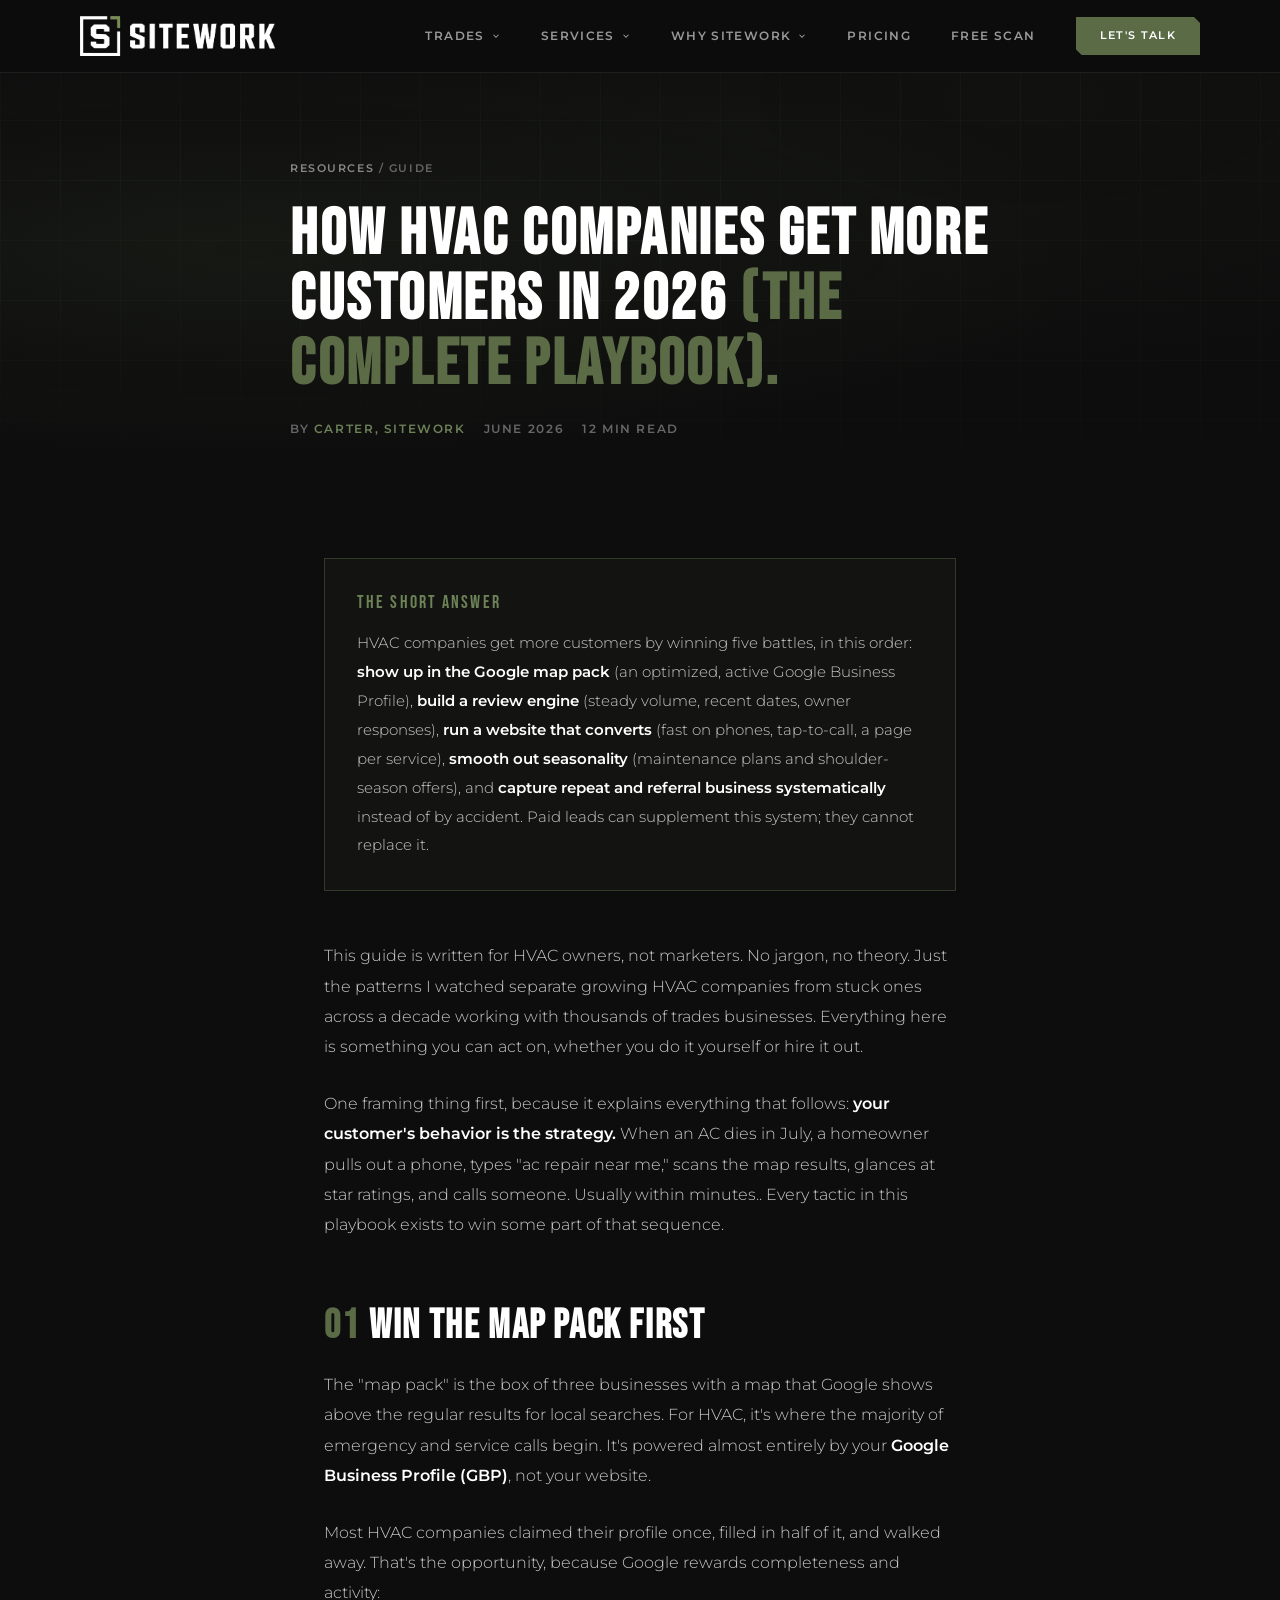
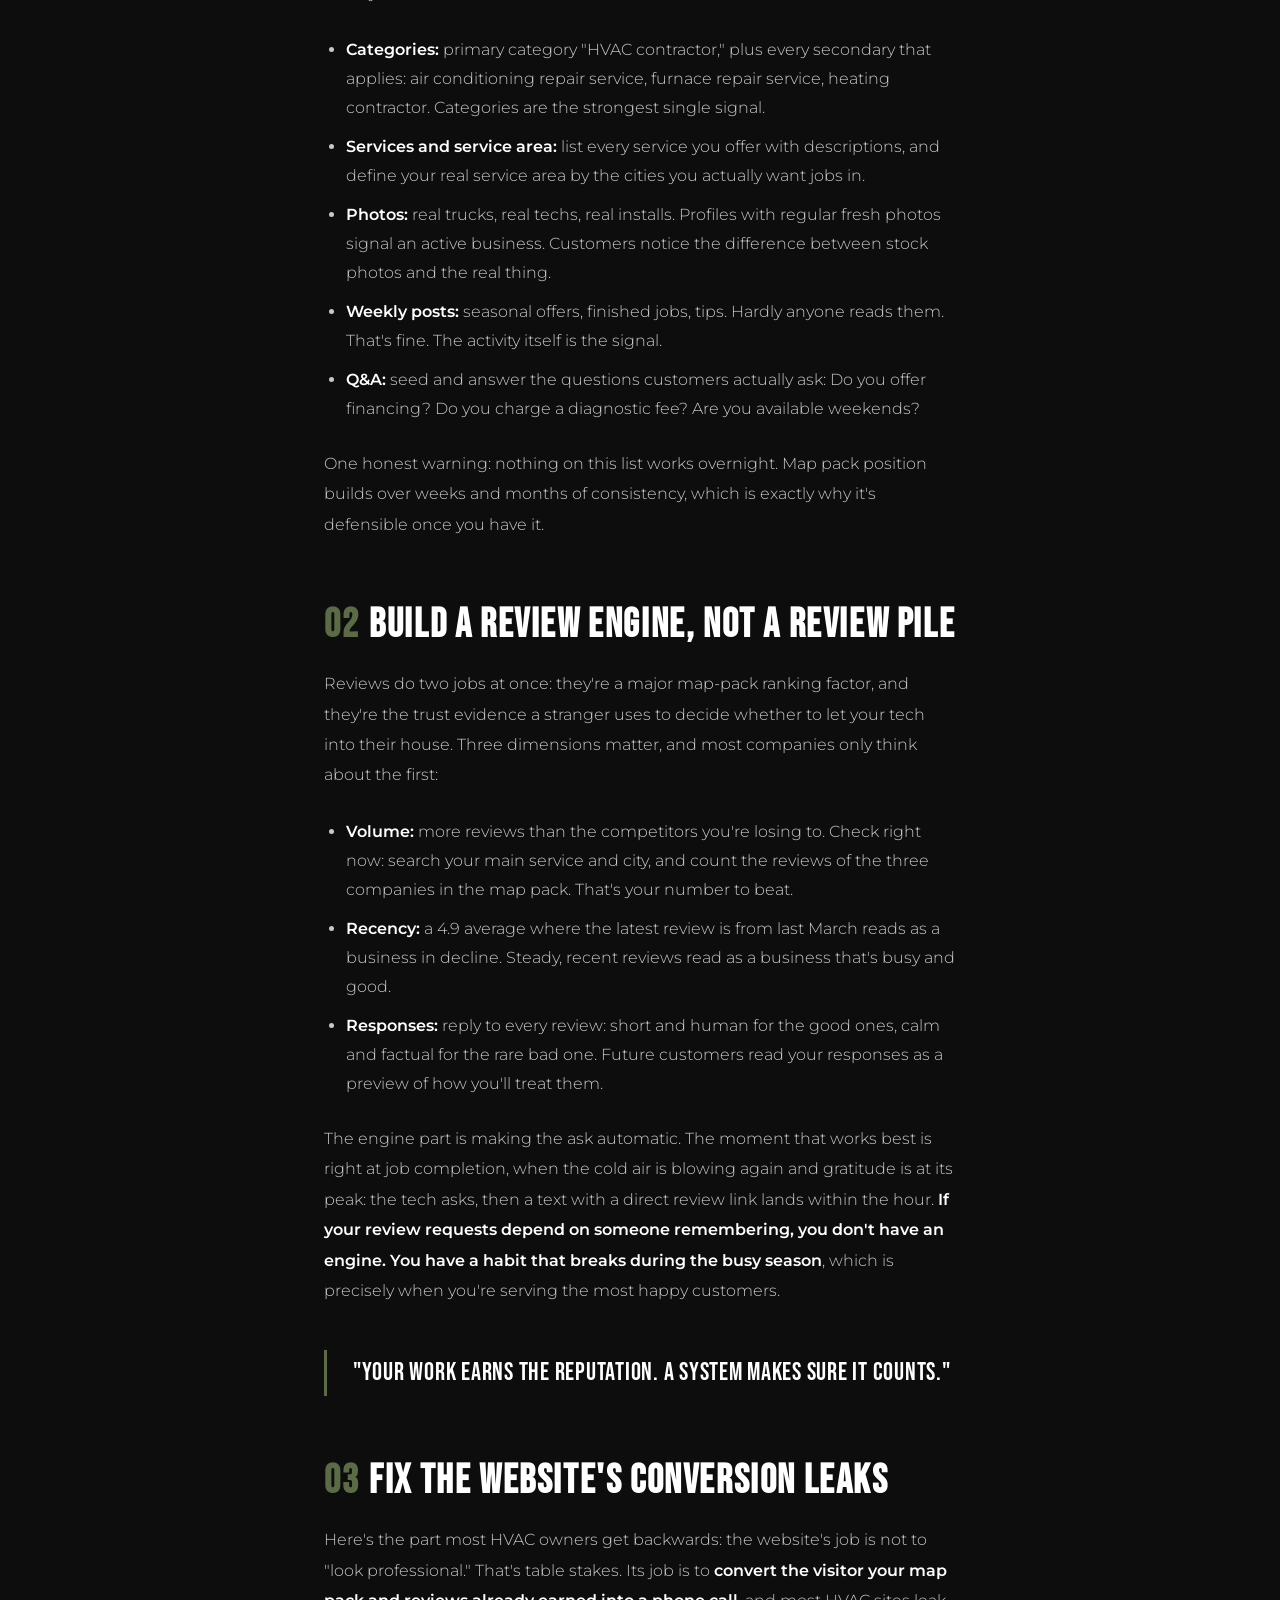
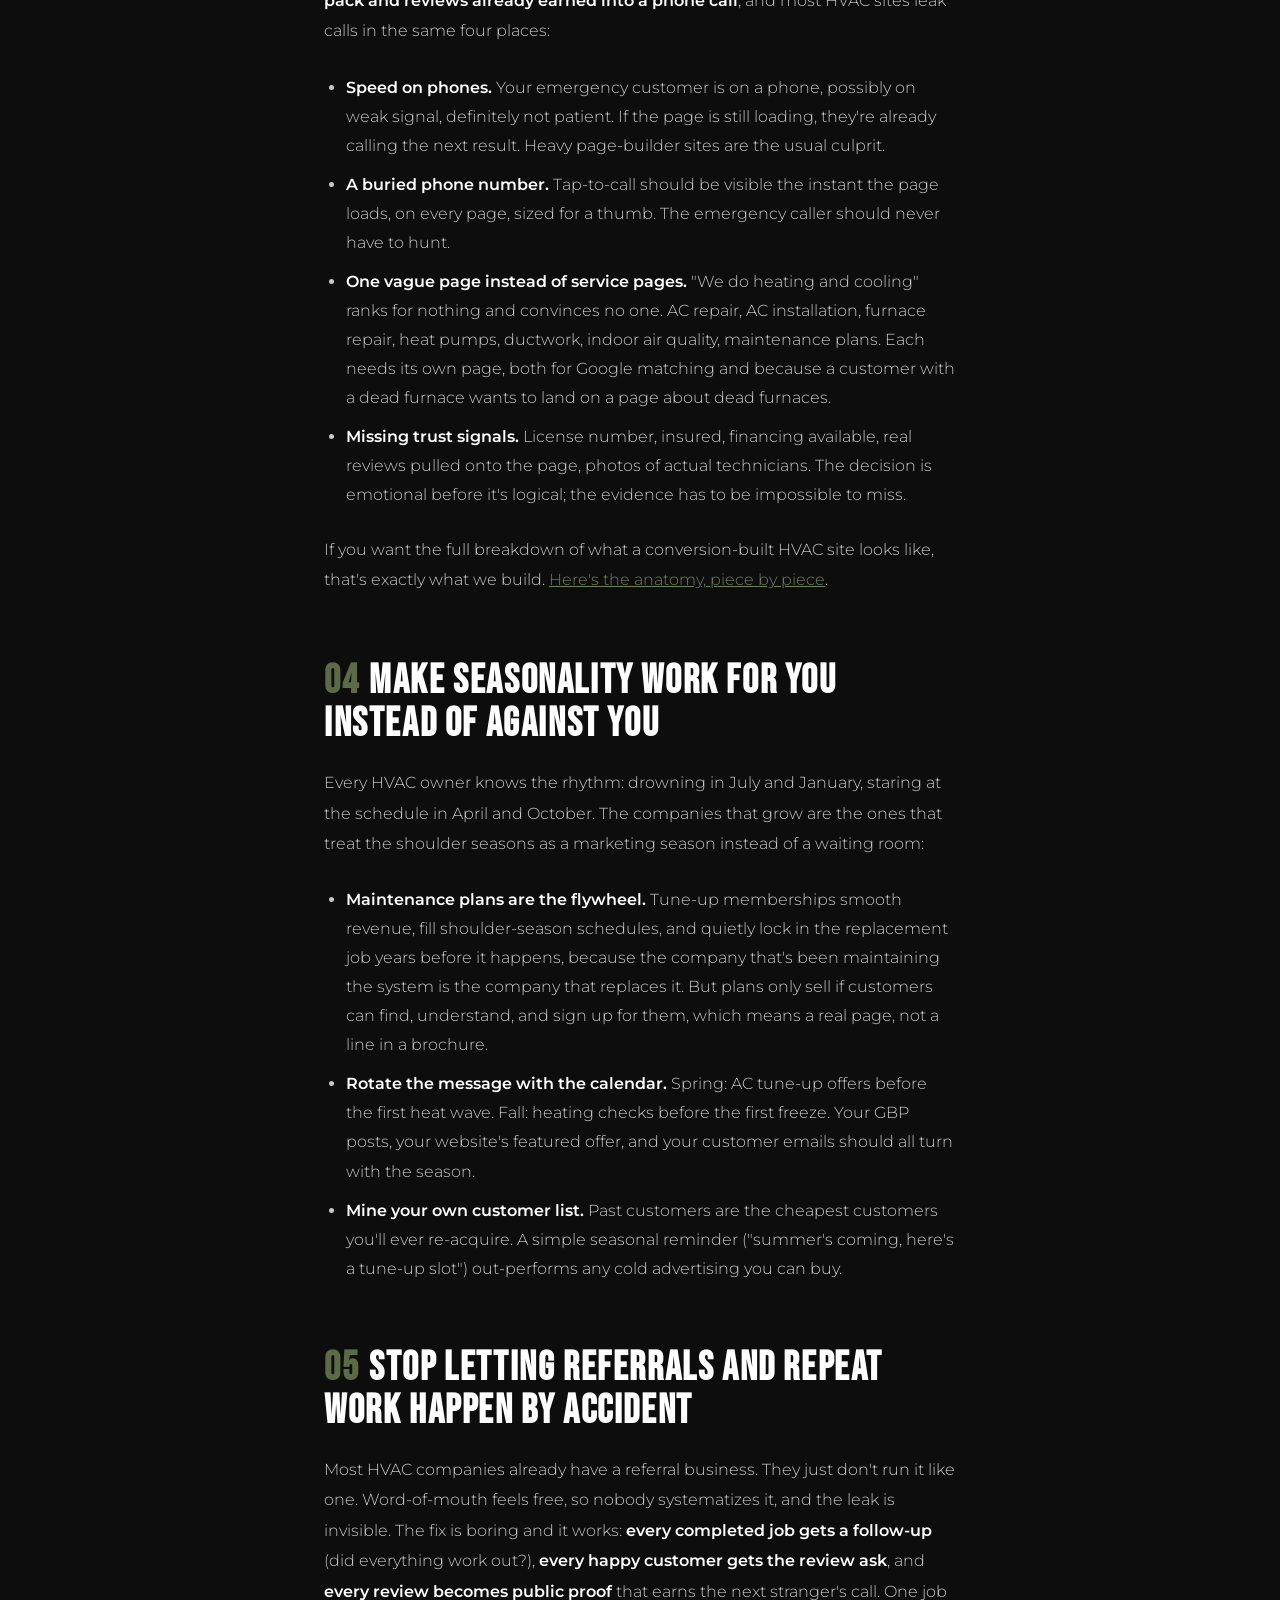
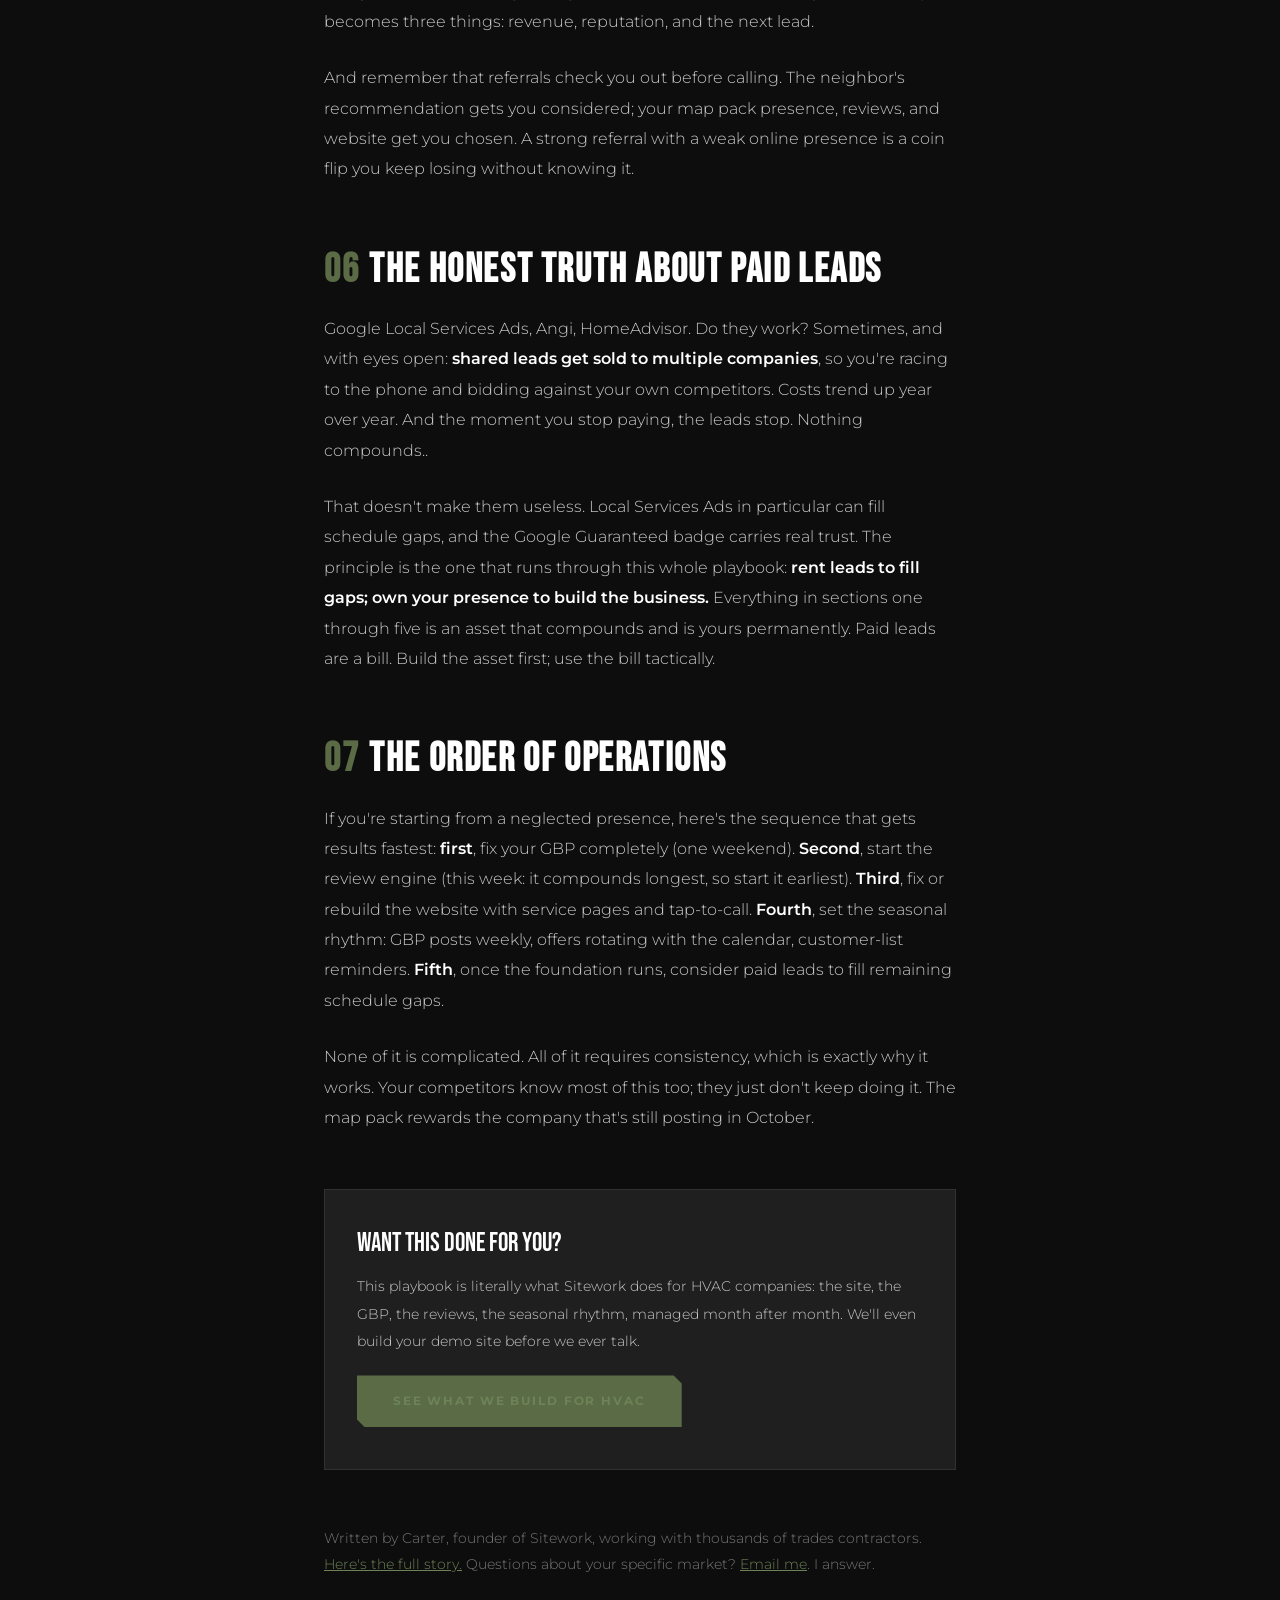
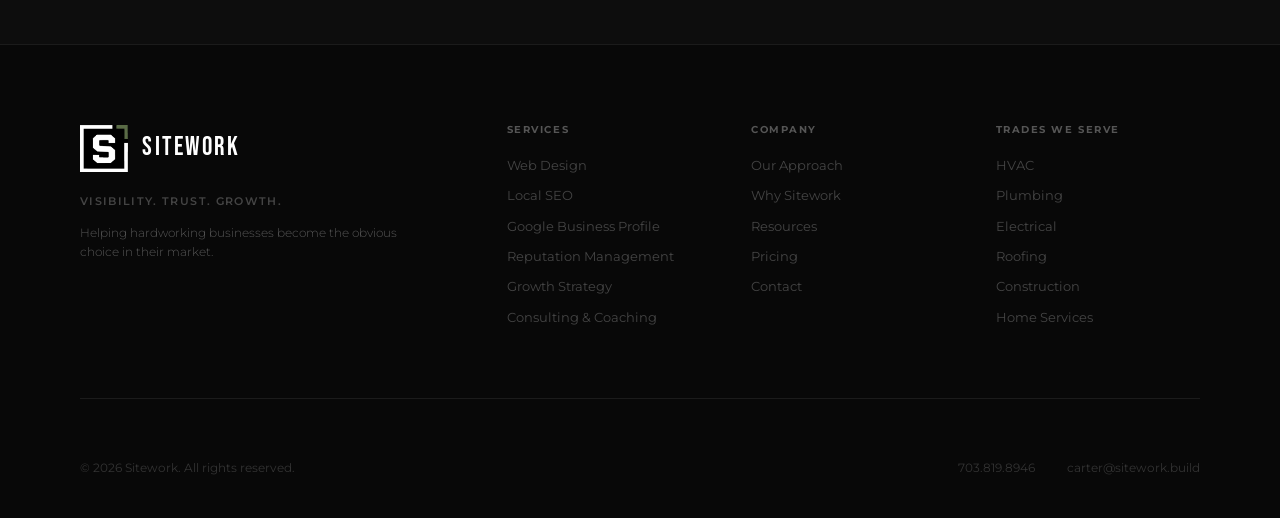
<file: how-hvac-companies-get-more-customers.html>
<!DOCTYPE html>
<html lang="en">
<head>
<meta charset="UTF-8">
<meta name="viewport" content="width=device-width, initial-scale=1.0">
<title>How HVAC Companies Get More Customers in 2026 (The Complete Playbook) | SITEWORK</title>
<meta name="description" content="How HVAC companies get more customers in 2026: win the Google map pack, build a review engine, fix your website's conversion leaks, sell maintenance plans through the slow season, and the honest truth about paid leads.">

<link rel="canonical" href="https://sitework.build/how-hvac-companies-get-more-customers">

<meta property="og:title" content="How HVAC Companies Get More Customers in 2026 (The Complete Playbook)">
<meta property="og:description" content="The map pack, reviews, a website that converts, seasonality strategy, and the truth about paid leads. Written for HVAC owners, not marketers.">
<meta property="og:type" content="article">
<meta property="og:url" content="https://sitework.build/how-hvac-companies-get-more-customers">

<script type="application/ld+json">
{
  "@context": "https://schema.org",
  "@type": "Article",
  "headline": "How HVAC Companies Get More Customers in 2026 (The Complete Playbook)",
  "description": "How HVAC companies get more customers: win the Google map pack, build a review engine, fix website conversion leaks, sell maintenance plans through the slow season, and the honest truth about paid leads.",
  "datePublished": "2026-06-12",
  "dateModified": "2026-06-12",
  "author": { "@type": "Person", "name": "Carter", "url": "https://sitework.build/why-sitework" },
  "publisher": { "@type": "Organization", "name": "Sitework", "url": "https://sitework.build" },
  "mainEntityOfPage": "https://sitework.build/how-hvac-companies-get-more-customers"
}
</script>

<script type="application/ld+json">
{
  "@context": "https://schema.org",
  "@type": "BreadcrumbList",
  "itemListElement": [
    { "@type": "ListItem", "position": 1, "name": "Home", "item": "https://sitework.build" },
    { "@type": "ListItem", "position": 2, "name": "Resources", "item": "https://sitework.build/resources" },
    { "@type": "ListItem", "position": 3, "name": "How HVAC Companies Get More Customers", "item": "https://sitework.build/how-hvac-companies-get-more-customers" }
  ]
}
</script>

<link rel="icon" type="image/x-icon" href="favicon.ico">
<link rel="icon" type="image/png" sizes="32x32" href="favicon-32.png">
<link rel="apple-touch-icon" sizes="180x180" href="apple-touch-icon.png">
<link rel="preconnect" href="https://fonts.googleapis.com">
<link rel="preconnect" href="https://fonts.gstatic.com" crossorigin>
<link href="https://fonts.googleapis.com/css2?family=Bebas+Neue&family=Montserrat:wght@300;400;500;600;700&display=swap" rel="stylesheet">
<link rel="stylesheet" href="styles.css">

<style>
/* ── ARTICLE STYLES (ar- prefix) ── */
.ar-hero { position:relative; padding:160px 0 60px; overflow:hidden; }
.ar-hero .hero-bg { position:absolute; inset:0; }
.ar-hero-inner { position:relative; z-index:1; max-width:780px; margin:0 auto; padding:0 40px; }
.ar-crumb { font-size:0.7rem; letter-spacing:0.14em; text-transform:uppercase; color:#666; font-weight:600; margin-bottom:24px; }
.ar-crumb a { color:#888; text-decoration:none; }
.ar-crumb a:hover { color:var(--green-light); }
.ar-h1 { font-size:clamp(2.4rem,5vw,4rem); line-height:1.02; margin-bottom:22px; }
.ar-h1 em { font-style:normal; color:var(--green); }
.ar-byline { display:flex; gap:18px; flex-wrap:wrap; font-size:0.72rem; letter-spacing:0.14em; text-transform:uppercase; color:#666; font-weight:600; }
.ar-byline a { color:var(--green-light); text-decoration:none; }

.ar-body { padding:60px 0 40px; }
.ar-prose { max-width:680px; margin:0 auto; padding:0 24px; }
.ar-prose p { font-size:1rem; line-height:1.9; font-weight:300; margin-bottom:26px; color:var(--text); }
.ar-prose p strong { color:var(--white); font-weight:600; }
.ar-prose a { color:var(--green-light); }
.ar-prose h2 { font-size:clamp(1.8rem,3.2vw,2.5rem); line-height:1.08; margin:64px 0 22px; }
.ar-prose h2 .n { color:var(--green); margin-right:10px; }
.ar-prose h3 { font-size:1.35rem; margin:40px 0 14px; }
.ar-prose ul { margin:0 0 26px 22px; }
.ar-prose li { font-size:0.98rem; line-height:1.85; font-weight:300; margin-bottom:10px; color:var(--text); }
.ar-prose li strong { color:var(--white); font-weight:600; }

/* TL;DR answer box — the extractable summary */
.ar-tldr { border:1px solid rgba(90,107,70,0.45); background:rgba(90,107,70,0.08); padding:30px 32px; margin:0 0 50px; }
.ar-tldr .t { font-family:'Bebas Neue',sans-serif; font-size:1.1rem; letter-spacing:0.12em; color:var(--green-light); margin-bottom:12px; }
.ar-tldr p { margin-bottom:0; font-size:0.95rem; }

.ar-pull { border-left:3px solid var(--green); padding:8px 0 8px 26px; margin:44px 0;
  font-family:'Bebas Neue',sans-serif; font-size:1.55rem; line-height:1.2; color:var(--white); letter-spacing:0.03em; }

/* Inline CTA band */
.ar-cta { border:1px solid var(--border); background:var(--dark); padding:34px 32px; margin:56px 0; }
.ar-cta .t { font-family:'Bebas Neue',sans-serif; font-size:1.6rem; color:var(--white); margin-bottom:8px; }
.ar-cta p { font-size:0.9rem; margin-bottom:20px; }

@media (max-width:680px) { .ar-hero { padding:130px 0 40px; } .ar-hero-inner { padding:0 20px; } }
</style>
</head>
<body>

<!-- NAV (shared) -->
<nav class="nav" id="nav">
  <div class="nav-inner">
    <a href="index.html" class="nav-logo">
      <img src="logo-horizontal.png" alt="Sitework" class="nav-logo-img" width="200" height="40">
    </a>
    <div class="nav-links">

      <!-- TRADES dropdown -->
      <div class="nav-drop" id="dropTrades">
        <button aria-haspopup="true" aria-expanded="false" onclick="toggleDrop('dropTrades')">
          Trades
          <svg viewBox="0 0 24 24"><path d="M6 9l6 6 6-6"/></svg>
        </button>
        <div class="nav-panel" role="menu">
          <div class="panel-label">Trades We Serve</div>
          <a href="hvac-website-design.html" role="menuitem">HVAC</a>
          <a href="plumber-website-design.html" role="menuitem">Plumbing</a>
          <a href="electrician-website-design.html" role="menuitem">Electrical</a>
          <a href="roofing-website-design.html" role="menuitem">Roofing</a>
          <a href="construction-website-design.html" role="menuitem">Construction</a>
          <a href="home-services-website-design.html" role="menuitem">Home Services</a>
        </div>
      </div>

      <!-- SERVICES dropdown -->
      <div class="nav-drop" id="dropServices">
        <button aria-haspopup="true" aria-expanded="false" onclick="toggleDrop('dropServices')">
          Services
          <svg viewBox="0 0 24 24"><path d="M6 9l6 6 6-6"/></svg>
        </button>
        <div class="nav-panel" role="menu">
          <div class="panel-label">What We Do</div>
          <a href="index.html#services" role="menuitem">Web Design</a>
          <a href="index.html#services" role="menuitem">Local SEO</a>
          <a href="index.html#services" role="menuitem">Google Business Profile</a>
          <a href="index.html#services" role="menuitem">Reputation Management</a>
          <a href="index.html#services" role="menuitem">Growth Strategy</a>
          <a href="index.html#services" role="menuitem">Consulting &amp; Coaching</a>
        </div>
      </div>

      <!-- WHY SITEWORK dropdown -->
      <div class="nav-drop" id="dropWhy">
        <button aria-haspopup="true" aria-expanded="false" onclick="toggleDrop('dropWhy')">
          Why Sitework
          <svg viewBox="0 0 24 24"><path d="M6 9l6 6 6-6"/></svg>
        </button>
        <div class="nav-panel" role="menu">
          <div class="panel-label">Learn More</div>
          <a href="why-sitework.html" role="menuitem">About</a>
          <a href="resources.html" role="menuitem">Resources</a>
        </div>
      </div>
      <a href="pricing.html">Pricing</a>
      <a href="https://analyzer.sitework.build/scan" class="nav-scan" target="_blank">Free Scan</a>
      <a href="index.html#contact" class="nav-cta">Let's Talk</a>
    </div>
    <button class="hamburger" id="hamburger" aria-label="Menu">
      <span></span><span></span><span></span>
    </button>
  </div>
  <div class="mobile-menu" id="mobileMenu">
    <span class="mobile-drop-label">Trades We Serve</span>
    <a href="hvac-website-design.html" class="indent" onclick="closeMobile()">HVAC</a>
    <a href="plumber-website-design.html" class="indent" onclick="closeMobile()">Plumbing</a>
    <a href="electrician-website-design.html" class="indent" onclick="closeMobile()">Electrical</a>
    <a href="roofing-website-design.html" class="indent" onclick="closeMobile()">Roofing</a>
    <a href="construction-website-design.html" class="indent" onclick="closeMobile()">Construction</a>
    <a href="home-services-website-design.html" class="indent" onclick="closeMobile()">Home Services</a>
    <span class="mobile-drop-label">Services</span>
    <a href="index.html#services" class="indent" onclick="closeMobile()">Web Design</a>
    <a href="index.html#services" class="indent" onclick="closeMobile()">Local SEO</a>
    <a href="index.html#services" class="indent" onclick="closeMobile()">Google Business Profile</a>
    <a href="index.html#services" class="indent" onclick="closeMobile()">Reputation Management</a>
    <a href="index.html#services" class="indent" onclick="closeMobile()">Growth Strategy</a>
    <a href="index.html#services" class="indent" onclick="closeMobile()">Consulting &amp; Coaching</a>
    <span class="mobile-drop-label">Why Sitework</span>
    <a href="why-sitework.html" class="indent" onclick="closeMobile()">About</a>
    <a href="resources.html" class="indent" onclick="closeMobile()">Resources</a>
    <a href="pricing.html" onclick="closeMobile()">Pricing</a>
    <a href="https://analyzer.sitework.build/scan" onclick="closeMobile()" class="mobile-scan" target="_blank">Free Site Scan</a>
    <a href="index.html#contact" onclick="closeMobile()" class="mobile-cta">Let's Talk</a>
  </div>
</nav>

<!-- HERO -->
<section class="ar-hero">
  <div class="hero-bg">
    <div class="hero-grid"></div>
    <div class="hero-gradient"></div>
  </div>
  <div class="ar-hero-inner">
    <div class="ar-crumb"><a href="resources.html">Resources</a> / Guide</div>
    <h1 class="ar-h1">How HVAC companies get more customers in 2026 <em>(the complete playbook).</em></h1>
    <div class="ar-byline">
      <span>By <a href="why-sitework.html">Carter, Sitework</a></span>
      <span>June 2026</span>
      <span>12 min read</span>
    </div>
  </div>
</section>

<!-- BODY -->
<article class="ar-body">
  <div class="ar-prose">

    <div class="ar-tldr">
      <div class="t">The Short Answer</div>
      <p>HVAC companies get more customers by winning five battles, in this order: <strong>show up in the Google map pack</strong> (an optimized, active Google Business Profile), <strong>build a review engine</strong> (steady volume, recent dates, owner responses), <strong>run a website that converts</strong> (fast on phones, tap-to-call, a page per service), <strong>smooth out seasonality</strong> (maintenance plans and shoulder-season offers), and <strong>capture repeat and referral business systematically</strong> instead of by accident. Paid leads can supplement this system; they cannot replace it.</p>
    </div>

    <p>This guide is written for HVAC owners, not marketers. No jargon, no theory. Just the patterns I watched separate growing HVAC companies from stuck ones across a decade working with thousands of trades businesses. Everything here is something you can act on, whether you do it yourself or hire it out.</p>

    <p>One framing thing first, because it explains everything that follows: <strong>your customer's behavior is the strategy.</strong> When an AC dies in July, a homeowner pulls out a phone, types "ac repair near me," scans the map results, glances at star ratings, and calls someone. Usually within minutes.. Every tactic in this playbook exists to win some part of that sequence.</p>

    <h2><span class="n">01</span>Win the map pack first</h2>
    <p>The "map pack" is the box of three businesses with a map that Google shows above the regular results for local searches. For HVAC, it's where the majority of emergency and service calls begin. It's powered almost entirely by your <strong>Google Business Profile (GBP)</strong>, not your website.</p>
    <p>Most HVAC companies claimed their profile once, filled in half of it, and walked away. That's the opportunity, because Google rewards completeness and activity:</p>
    <ul>
      <li><strong>Categories:</strong> primary category "HVAC contractor," plus every secondary that applies: air conditioning repair service, furnace repair service, heating contractor. Categories are the strongest single signal.</li>
      <li><strong>Services and service area:</strong> list every service you offer with descriptions, and define your real service area by the cities you actually want jobs in.</li>
      <li><strong>Photos:</strong> real trucks, real techs, real installs. Profiles with regular fresh photos signal an active business. Customers notice the difference between stock photos and the real thing.</li>
      <li><strong>Weekly posts:</strong> seasonal offers, finished jobs, tips. Hardly anyone reads them. That's fine. The activity itself is the signal.</li>
      <li><strong>Q&amp;A:</strong> seed and answer the questions customers actually ask: Do you offer financing? Do you charge a diagnostic fee? Are you available weekends?</li>
    </ul>
    <p>One honest warning: nothing on this list works overnight. Map pack position builds over weeks and months of consistency, which is exactly why it's defensible once you have it.</p>

    <h2><span class="n">02</span>Build a review engine, not a review pile</h2>
    <p>Reviews do two jobs at once: they're a major map-pack ranking factor, and they're the trust evidence a stranger uses to decide whether to let your tech into their house. Three dimensions matter, and most companies only think about the first:</p>
    <ul>
      <li><strong>Volume:</strong> more reviews than the competitors you're losing to. Check right now: search your main service and city, and count the reviews of the three companies in the map pack. That's your number to beat.</li>
      <li><strong>Recency:</strong> a 4.9 average where the latest review is from last March reads as a business in decline. Steady, recent reviews read as a business that's busy and good.</li>
      <li><strong>Responses:</strong> reply to every review: short and human for the good ones, calm and factual for the rare bad one. Future customers read your responses as a preview of how you'll treat them.</li>
    </ul>
    <p>The engine part is making the ask automatic. The moment that works best is right at job completion, when the cold air is blowing again and gratitude is at its peak: the tech asks, then a text with a direct review link lands within the hour. <strong>If your review requests depend on someone remembering, you don't have an engine. You have a habit that breaks during the busy season</strong>, which is precisely when you're serving the most happy customers.</p>

    <div class="ar-pull">"Your work earns the reputation. A system makes sure it counts."</div>

    <h2><span class="n">03</span>Fix the website's conversion leaks</h2>
    <p>Here's the part most HVAC owners get backwards: the website's job is not to "look professional." That's table stakes. Its job is to <strong>convert the visitor your map pack and reviews already earned into a phone call</strong>, and most HVAC sites leak calls in the same four places:</p>
    <ul>
      <li><strong>Speed on phones.</strong> Your emergency customer is on a phone, possibly on weak signal, definitely not patient. If the page is still loading, they're already calling the next result. Heavy page-builder sites are the usual culprit.</li>
      <li><strong>A buried phone number.</strong> Tap-to-call should be visible the instant the page loads, on every page, sized for a thumb. The emergency caller should never have to hunt.</li>
      <li><strong>One vague page instead of service pages.</strong> "We do heating and cooling" ranks for nothing and convinces no one. AC repair, AC installation, furnace repair, heat pumps, ductwork, indoor air quality, maintenance plans. Each needs its own page, both for Google matching and because a customer with a dead furnace wants to land on a page about dead furnaces.</li>
      <li><strong>Missing trust signals.</strong> License number, insured, financing available, real reviews pulled onto the page, photos of actual technicians. The decision is emotional before it's logical; the evidence has to be impossible to miss.</li>
    </ul>
    <p>If you want the full breakdown of what a conversion-built HVAC site looks like, that's exactly what we build. <a href="hvac-website-design.html">Here's the anatomy, piece by piece</a>.</p>

    <h2><span class="n">04</span>Make seasonality work for you instead of against you</h2>
    <p>Every HVAC owner knows the rhythm: drowning in July and January, staring at the schedule in April and October. The companies that grow are the ones that treat the shoulder seasons as a marketing season instead of a waiting room:</p>
    <ul>
      <li><strong>Maintenance plans are the flywheel.</strong> Tune-up memberships smooth revenue, fill shoulder-season schedules, and quietly lock in the replacement job years before it happens, because the company that's been maintaining the system is the company that replaces it. But plans only sell if customers can find, understand, and sign up for them, which means a real page, not a line in a brochure.</li>
      <li><strong>Rotate the message with the calendar.</strong> Spring: AC tune-up offers before the first heat wave. Fall: heating checks before the first freeze. Your GBP posts, your website's featured offer, and your customer emails should all turn with the season.</li>
      <li><strong>Mine your own customer list.</strong> Past customers are the cheapest customers you'll ever re-acquire. A simple seasonal reminder ("summer's coming, here's a tune-up slot") out-performs any cold advertising you can buy.</li>
    </ul>

    <h2><span class="n">05</span>Stop letting referrals and repeat work happen by accident</h2>
    <p>Most HVAC companies already have a referral business. They just don't run it like one. Word-of-mouth feels free, so nobody systematizes it, and the leak is invisible. The fix is boring and it works: <strong>every completed job gets a follow-up</strong> (did everything work out?), <strong>every happy customer gets the review ask</strong>, and <strong>every review becomes public proof</strong> that earns the next stranger's call. One job becomes three things: revenue, reputation, and the next lead.</p>
    <p>And remember that referrals check you out before calling. The neighbor's recommendation gets you considered; your map pack presence, reviews, and website get you chosen. A strong referral with a weak online presence is a coin flip you keep losing without knowing it.</p>

    <h2><span class="n">06</span>The honest truth about paid leads</h2>
    <p>Google Local Services Ads, Angi, HomeAdvisor. Do they work? Sometimes, and with eyes open: <strong>shared leads get sold to multiple companies</strong>, so you're racing to the phone and bidding against your own competitors. Costs trend up year over year. And the moment you stop paying, the leads stop. Nothing compounds..</p>
    <p>That doesn't make them useless. Local Services Ads in particular can fill schedule gaps, and the Google Guaranteed badge carries real trust. The principle is the one that runs through this whole playbook: <strong>rent leads to fill gaps; own your presence to build the business.</strong> Everything in sections one through five is an asset that compounds and is yours permanently. Paid leads are a bill. Build the asset first; use the bill tactically.</p>

    <h2><span class="n">07</span>The order of operations</h2>
    <p>If you're starting from a neglected presence, here's the sequence that gets results fastest: <strong>first</strong>, fix your GBP completely (one weekend). <strong>Second</strong>, start the review engine (this week: it compounds longest, so start it earliest). <strong>Third</strong>, fix or rebuild the website with service pages and tap-to-call. <strong>Fourth</strong>, set the seasonal rhythm: GBP posts weekly, offers rotating with the calendar, customer-list reminders. <strong>Fifth</strong>, once the foundation runs, consider paid leads to fill remaining schedule gaps.</p>
    <p>None of it is complicated. All of it requires consistency, which is exactly why it works. Your competitors know most of this too; they just don't keep doing it. The map pack rewards the company that's still posting in October.</p>

    <div class="ar-cta">
      <div class="t">Want this done for you?</div>
      <p>This playbook is literally what Sitework does for HVAC companies: the site, the GBP, the reviews, the seasonal rhythm, managed month after month. We'll even build your demo site before we ever talk.</p>
      <a href="hvac-website-design.html" class="btn-primary">See What We Build for HVAC</a>
    </div>

    <p style="font-size:0.85rem;color:#777;">Written by Carter, founder of Sitework, working with thousands of trades contractors. <a href="why-sitework.html">Here's the full story.</a> Questions about your specific market? <a href="mailto:carter@sitework.build">Email me</a>. I answer.</p>

  </div>
</article>

<!-- FOOTER (shared) -->
<footer class="footer">
  <div class="container">
    <div class="footer-top">
      <div class="footer-brand">
        <div class="footer-logo">
          <img src="Boxlogo-white.png" alt="Sitework" class="footer-logo-img" width="32" height="32">
          <span>SITEWORK</span>
        </div>
        <p>Visibility. Trust. Growth.</p>
        <p class="footer-desc">Helping hardworking businesses become the obvious choice in their market.</p>
      </div>
      <div class="footer-links">
        <div class="footer-col">
          <h5>Services</h5>
          <a href="index.html#services">Web Design</a>
          <a href="index.html#services">Local SEO</a>
          <a href="index.html#services">Google Business Profile</a>
          <a href="index.html#services">Reputation Management</a>
          <a href="index.html#services">Growth Strategy</a>
          <a href="index.html#services">Consulting &amp; Coaching</a>
        </div>
        <div class="footer-col">
          <h5>Company</h5>
          <a href="index.html#approach">Our Approach</a>
          <a href="why-sitework.html">Why Sitework</a>
          <a href="resources.html">Resources</a>
          <a href="pricing.html">Pricing</a>
          <a href="index.html#contact">Contact</a>
        </div>
        <div class="footer-col">
          <h5>Trades We Serve</h5>
          <a href="hvac-website-design.html">HVAC</a>
          <a href="plumber-website-design.html">Plumbing</a>
          <a href="electrician-website-design.html">Electrical</a>
          <a href="roofing-website-design.html">Roofing</a>
          <a href="construction-website-design.html">Construction</a>
          <a href="home-services-website-design.html">Home Services</a>
        </div>
      </div>
    </div>
    <div class="footer-bottom">
      <div class="footer-left">
        <p>© 2026 Sitework. All rights reserved.</p>
      </div>
      <div class="footer-right">
        <a href="tel:+17038198946">703.819.8946</a>
        <a href="mailto:carter@sitework.build">carter@sitework.build</a>
      </div>
    </div>
  </div>
</footer>

<script src="script.js" defer></script>
</body>
</html>
</file>
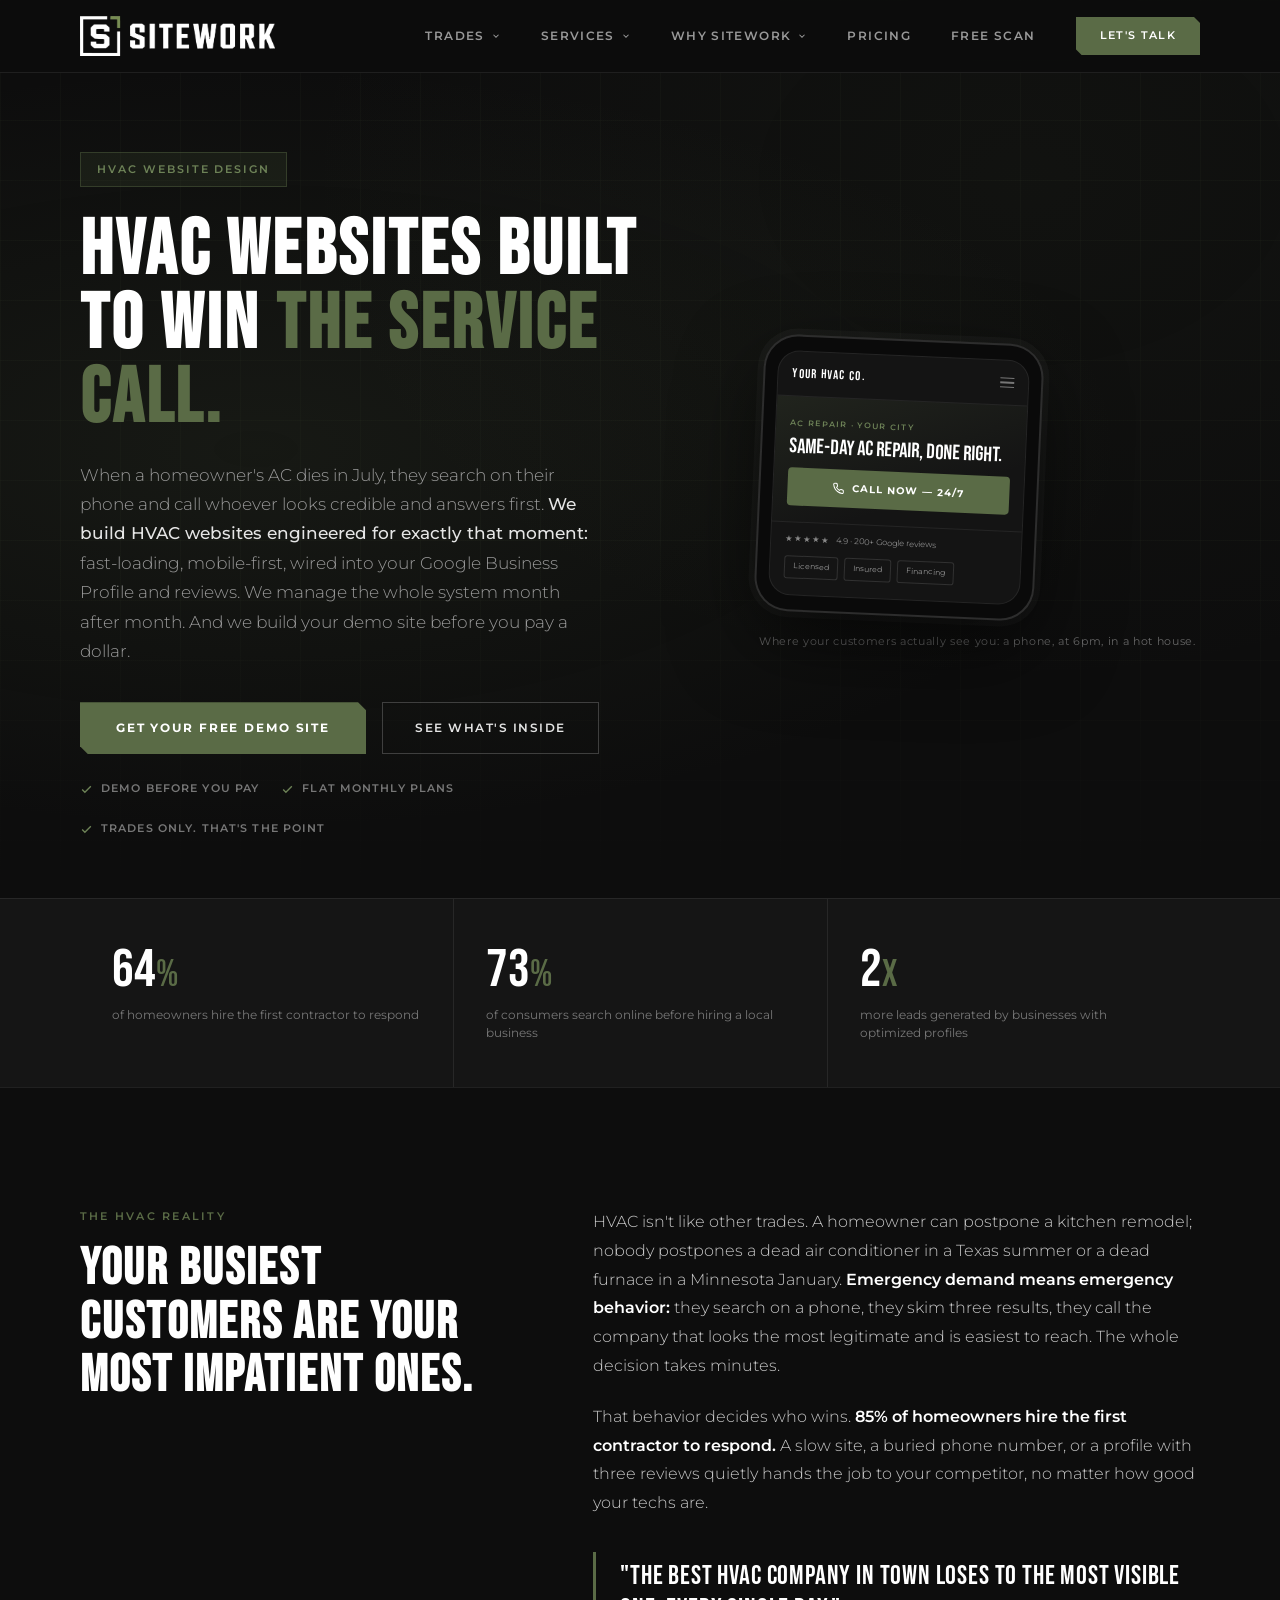
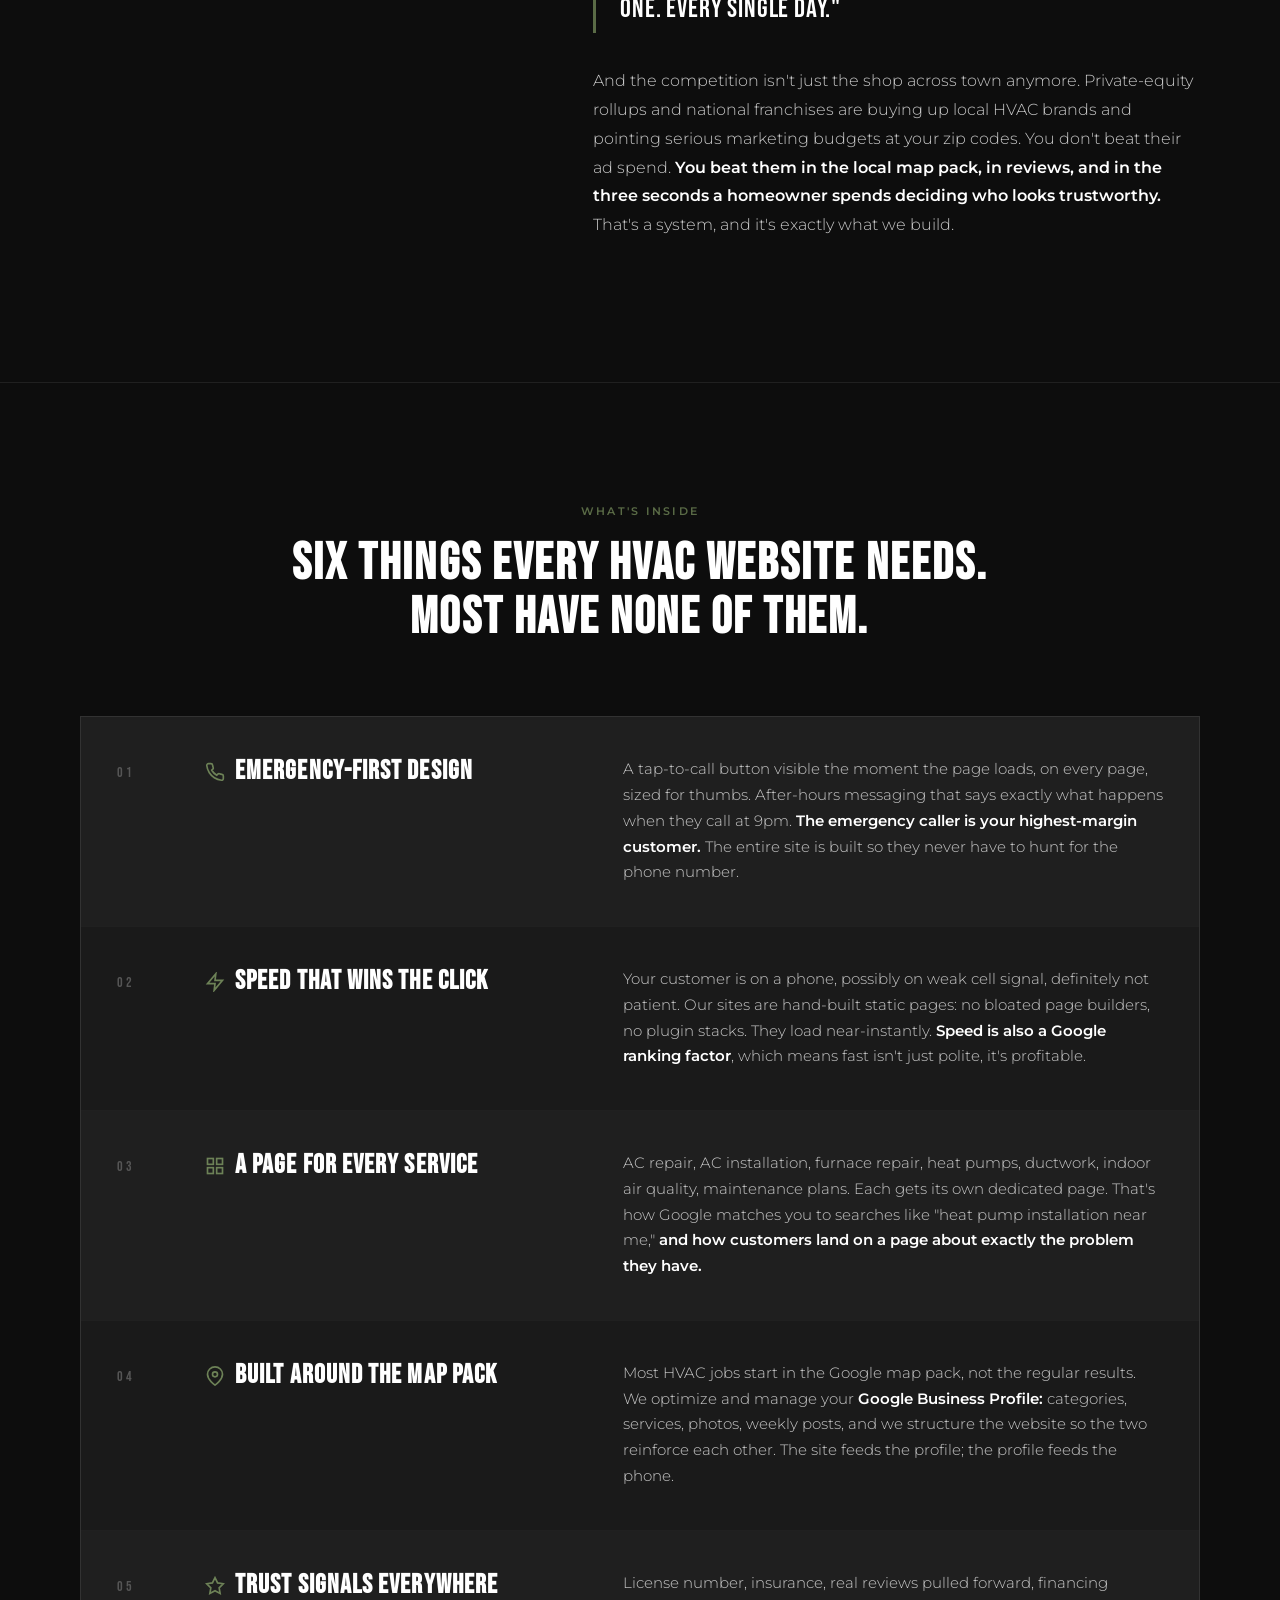
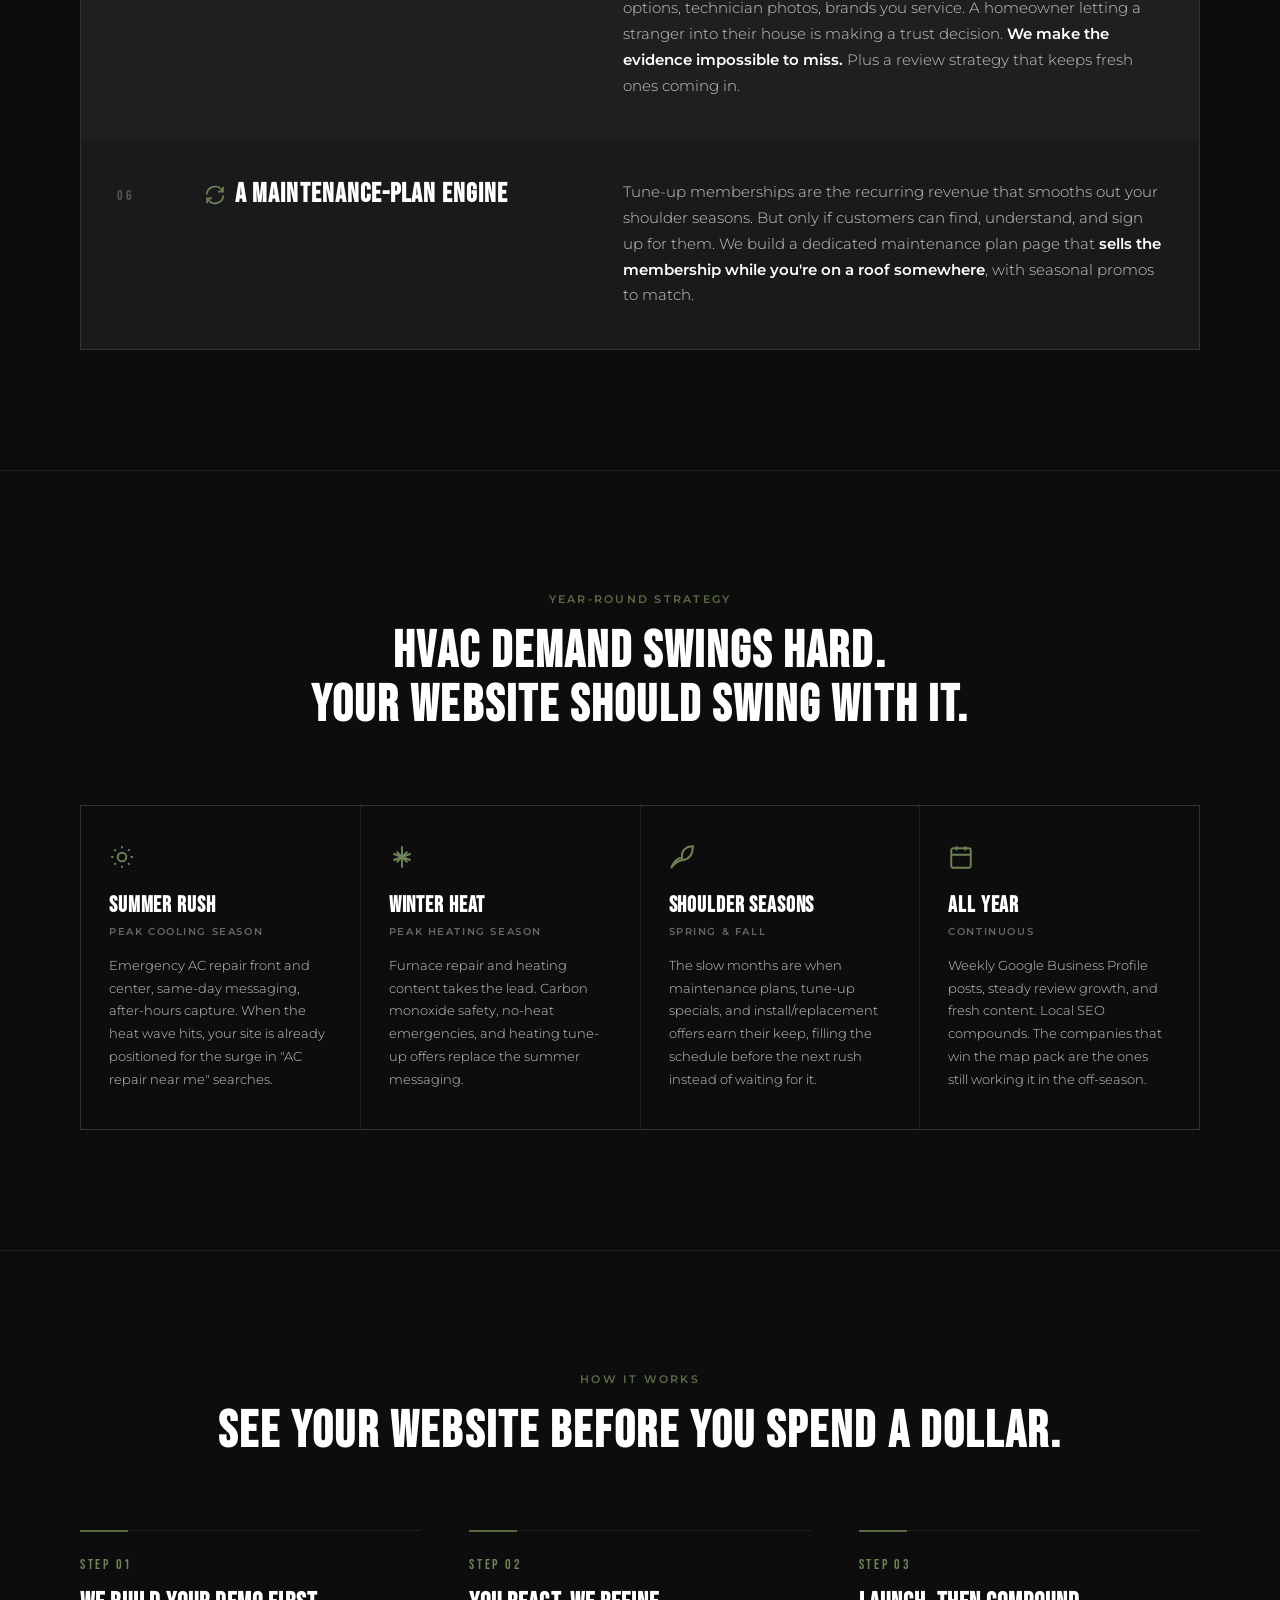
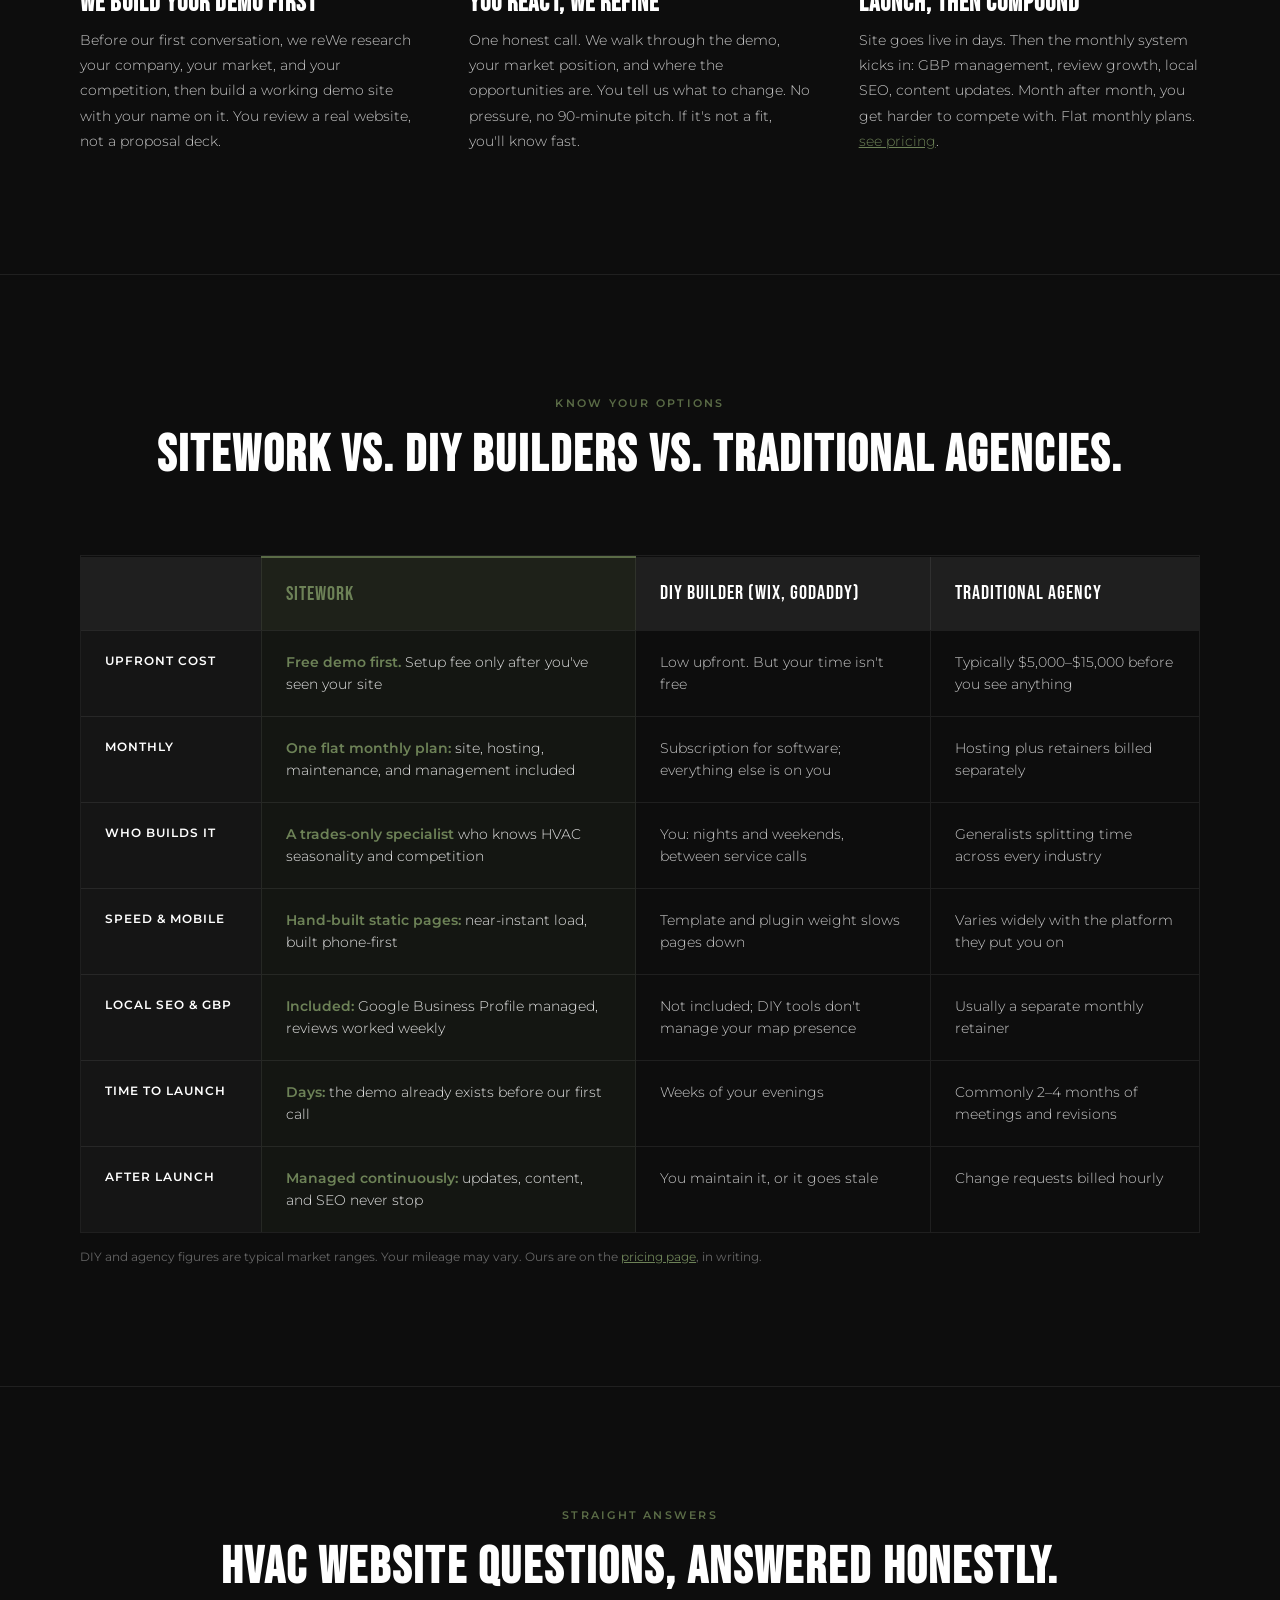
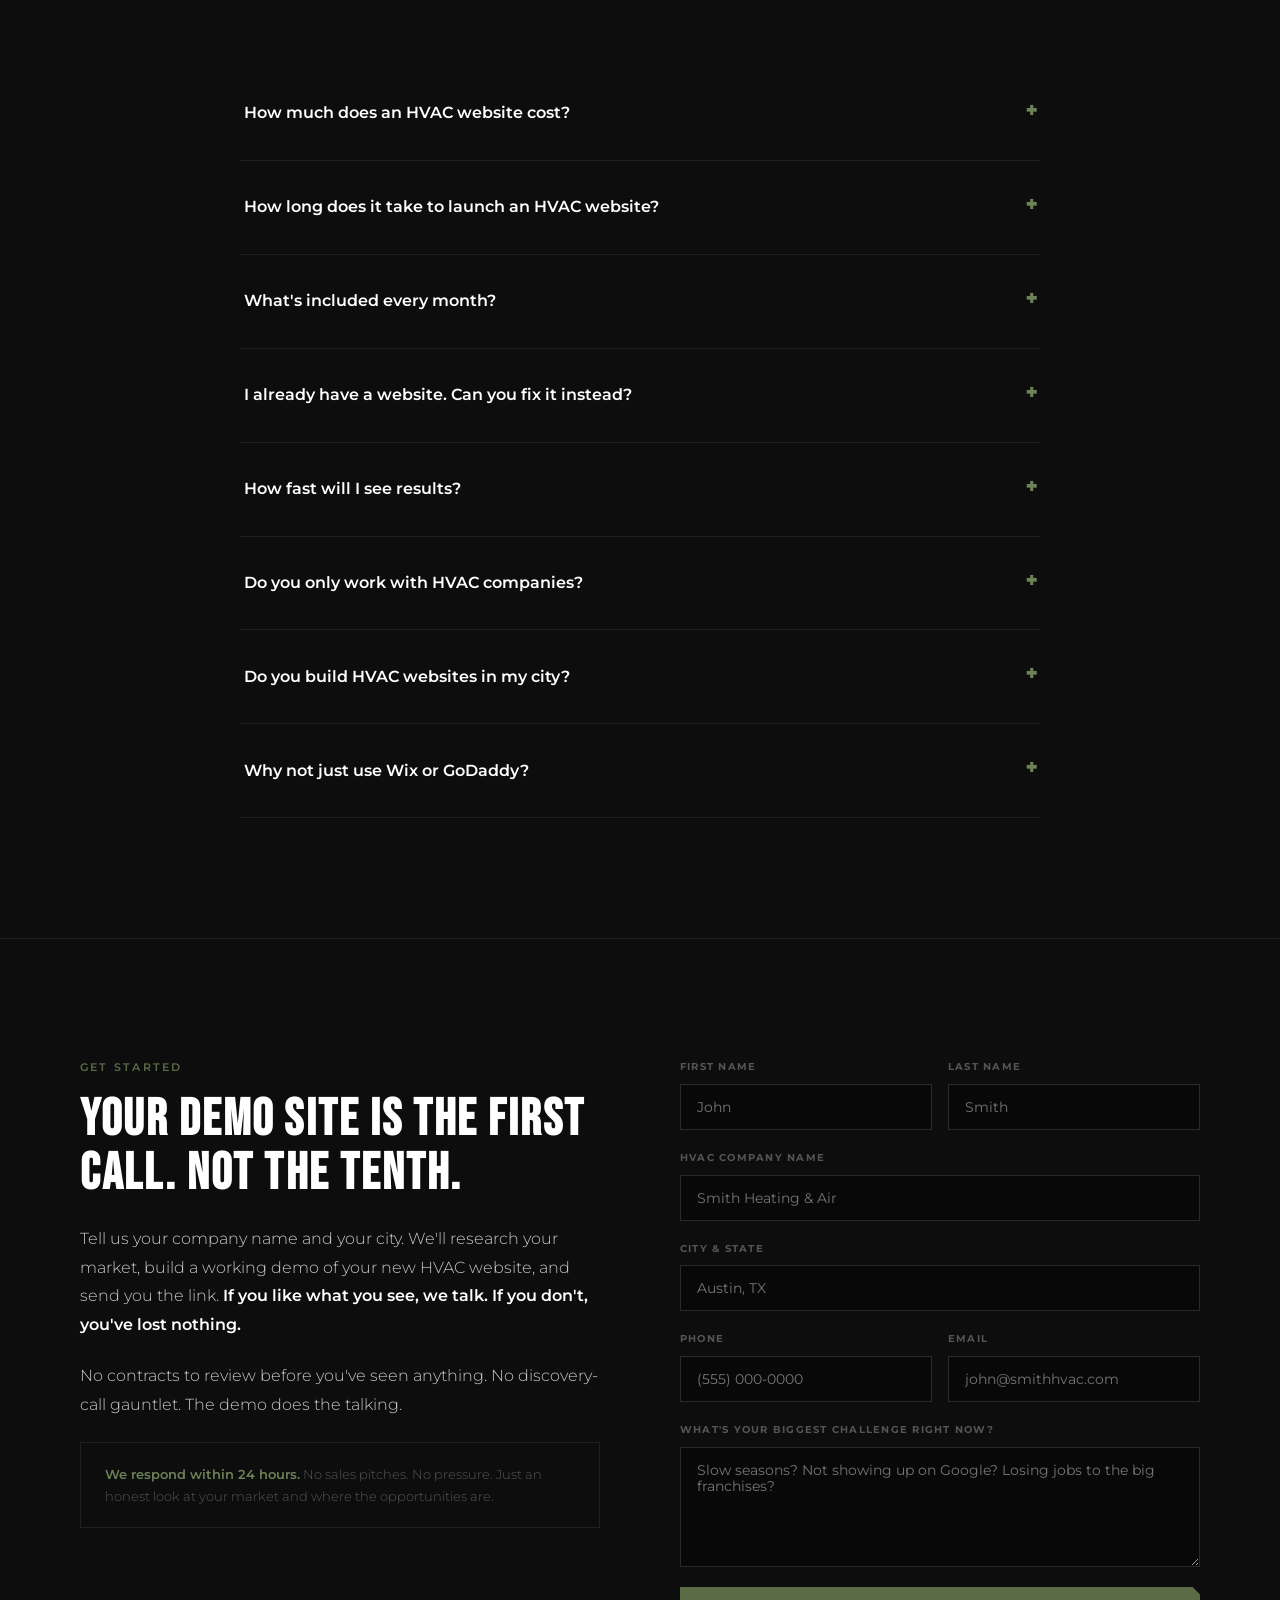
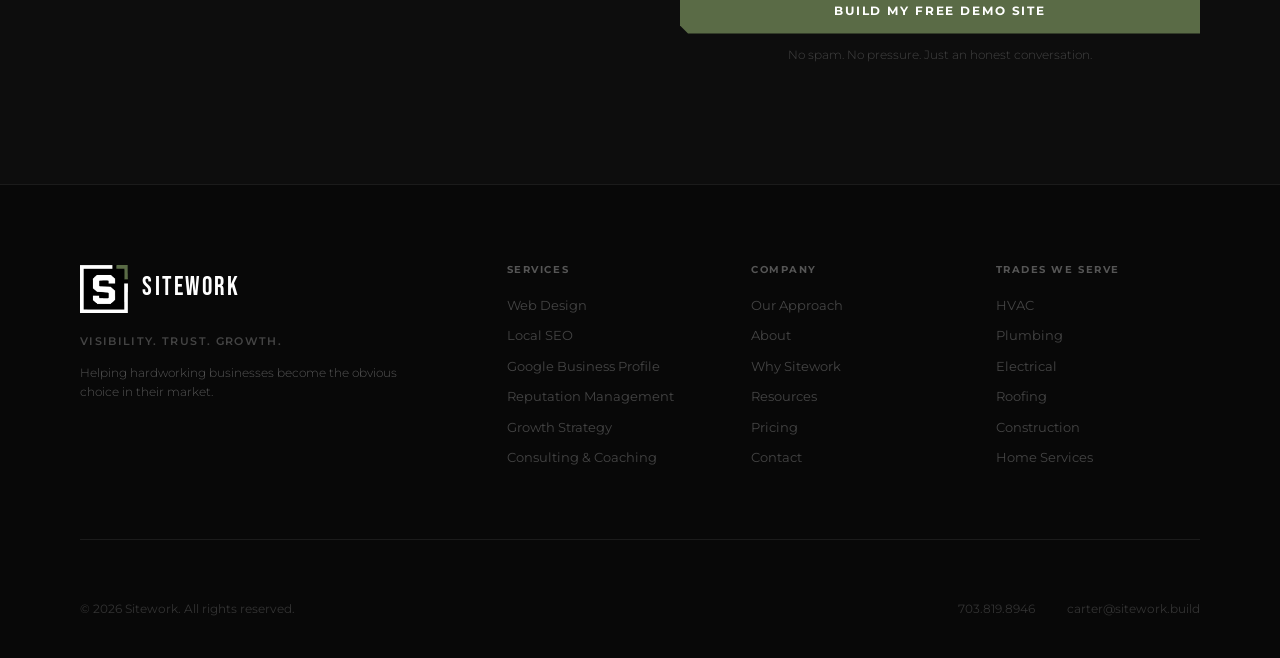
<file: hvac-website-design.html>
<!DOCTYPE html>
<html lang="en">
<head>
<meta charset="UTF-8">
<meta name="viewport" content="width=device-width, initial-scale=1.0">
<title>HVAC Website Design — Websites That Turn Searches Into Service Calls | SITEWORK</title>
<meta name="description" content="HVAC website design built for service calls: mobile-first, fast-loading sites with local SEO, Google Business Profile optimization, and review strategy. Flat monthly plans. Demo built before you pay anything.">

<link rel="canonical" href="https://sitework.build/hvac-website-design">

<!-- Open Graph -->
<meta property="og:title" content="HVAC Website Design — Websites That Turn Searches Into Service Calls">
<meta property="og:description" content="Mobile-first HVAC websites with local SEO and Google Business Profile optimization. We build your demo before you pay anything.">
<meta property="og:type" content="website">
<meta property="og:url" content="https://sitework.build/hvac-website-design">

<!-- Schema: Service -->
<script type="application/ld+json">
{
  "@context": "https://schema.org",
  "@type": "Service",
  "serviceType": "HVAC Website Design",
  "name": "HVAC Website Design & Local SEO",
  "description": "Custom website design, local SEO, and Google Business Profile management for HVAC companies. Mobile-first, fast-loading websites built to convert emergency searches into service calls.",
  "provider": {
    "@type": "ProfessionalService",
    "name": "Sitework",
    "url": "https://sitework.build",
    "telephone": "+17038198946",
    "email": "carter@sitework.build"
  },
  "areaServed": "United States",
  "audience": {
    "@type": "Audience",
    "audienceType": "HVAC contractors and heating & cooling companies"
  }
}
</script>

<!-- Schema: Breadcrumb -->
<script type="application/ld+json">
{
  "@context": "https://schema.org",
  "@type": "BreadcrumbList",
  "itemListElement": [
    { "@type": "ListItem", "position": 1, "name": "Home", "item": "https://sitework.build" },
    { "@type": "ListItem", "position": 2, "name": "HVAC Website Design", "item": "https://sitework.build/hvac-website-design" }
  ]
}
</script>

<!-- Schema: FAQ (mirrors the visible FAQ section below) -->
<script type="application/ld+json">
{
  "@context": "https://schema.org",
  "@type": "FAQPage",
  "mainEntity": [
    {
      "@type": "Question",
      "name": "How much does an HVAC website cost?",
      "acceptedAnswer": { "@type": "Answer", "text": "Sitework runs on flat monthly plans plus a one-time setup fee. The website, hosting, maintenance, and ongoing updates are all included. No surprise five-figure builds. Current plans are always published on our pricing page before you ever talk to us." }
    },
    {
      "@type": "Question",
      "name": "How long does it take to launch an HVAC website?",
      "acceptedAnswer": { "@type": "Answer", "text": "Days, not months. We build a working demo of your site before our first conversation, so by the time we talk you're reviewing a real website with your company name on it. Not a proposal. Once you approve it, launch is a matter of days." }
    },
    {
      "@type": "Question",
      "name": "What's included every month?",
      "acceptedAnswer": { "@type": "Answer", "text": "Hosting, security, maintenance, content updates, and (depending on your plan) local SEO, Google Business Profile management, weekly GBP posts, and review strategy. The site is never finished and abandoned; it's managed continuously." }
    },
    {
      "@type": "Question",
      "name": "I already have a website. Can you fix it instead?",
      "acceptedAnswer": { "@type": "Answer", "text": "Usually the honest answer is that a rebuild on a modern, fast foundation costs less than patching an old site. Our subscription model makes the rebuild painless. We'll audit what you have for free and tell you straight whether it's worth keeping." }
    },
    {
      "@type": "Question",
      "name": "How fast will I see results?",
      "acceptedAnswer": { "@type": "Answer", "text": "A faster, mobile-first site starts converting the traffic you already get immediately. Local SEO and Google Business Profile gains compound over weeks and months. Map pack rankings, reviews, and content build on each other. Anyone promising page one in a week is lying to you." }
    },
    {
      "@type": "Question",
      "name": "Do you only work with HVAC companies?",
      "acceptedAnswer": { "@type": "Answer", "text": "We work exclusively with trades and home service businesses: HVAC, plumbing, electrical, roofing, and construction. That focus is the point: we already know your customer, your seasonality, and your competition before the first call." }
    },
    {
      "@type": "Question",
      "name": "Do you build HVAC websites in my city?",
      "acceptedAnswer": { "@type": "Answer", "text": "Yes. We're based in Austin, Texas and work with HVAC companies nationwide. Local SEO is local to your market, not ours: every site is built around your service area, your cities, and your competition." }
    },
    {
      "@type": "Question",
      "name": "Why not just use Wix or GoDaddy?",
      "acceptedAnswer": { "@type": "Answer", "text": "DIY builders can produce a website, but not a local search presence. They're slower to load, generic in structure, and nobody is managing your Google Business Profile, reviews, or local rankings afterward. You'd own a brochure; what wins HVAC jobs is the whole system around it." }
    }
  ]
}
</script>

<link rel="icon" type="image/x-icon" href="favicon.ico">
<link rel="icon" type="image/png" sizes="32x32" href="favicon-32.png">
<link rel="apple-touch-icon" sizes="180x180" href="apple-touch-icon.png">
<link rel="preconnect" href="https://fonts.googleapis.com">
<link rel="preconnect" href="https://fonts.gstatic.com" crossorigin>
<link href="https://fonts.googleapis.com/css2?family=Bebas+Neue&family=Montserrat:wght@300;400;500;600;700&display=swap" rel="stylesheet">
<link rel="stylesheet" href="styles.css">

<style>
/* ── PAGE-SCOPED STYLES (hv- prefix; tokens come from styles.css) ── */

/* Hero */
.hv-hero { position:relative; min-height:92vh; display:flex; align-items:center; padding-top:72px; overflow:hidden; }
.hv-hero-inner { position:relative; z-index:1; width:100%; max-width:1200px; margin:0 auto; padding:80px 40px 60px;
  display:grid; grid-template-columns:1.15fr 0.85fr; gap:72px; align-items:center; }
.hv-eyebrow { display:inline-block; background:rgba(90,107,70,0.15); border:1px solid rgba(90,107,70,0.4); color:var(--green-light);
  font-size:0.68rem; font-weight:600; letter-spacing:0.18em; text-transform:uppercase; padding:8px 16px; margin-bottom:28px; }
.hv-h1 { font-size:clamp(3.2rem,6vw,5.4rem); line-height:0.96; margin-bottom:24px; }
.hv-h1 em { font-style:normal; color:var(--green); }
.hv-lede { font-size:1.05rem; color:#999; max-width:520px; line-height:1.75; font-weight:300; margin-bottom:36px; }
.hv-lede strong { color:var(--light); font-weight:500; }
.hv-actions { display:flex; gap:16px; flex-wrap:wrap; }

/* CSS-only phone mockup — the signature element, zero image requests */
.hv-phone-wrap { display:flex; justify-content:center; }
.hv-phone { width:280px; border:2px solid rgba(255,255,255,0.14); border-radius:34px; background:#0a0a0a;
  padding:14px 12px; box-shadow:0 30px 80px rgba(0,0,0,0.55), 0 0 0 6px rgba(255,255,255,0.03);
  transform:rotate(2.5deg); }
.hv-phone-screen { border-radius:22px; overflow:hidden; background:#141414; border:1px solid rgba(255,255,255,0.07); }
.hv-mini-nav { display:flex; justify-content:space-between; align-items:center; padding:12px 14px; border-bottom:1px solid rgba(255,255,255,0.07); }
.hv-mini-logo { font-family:'Bebas Neue',sans-serif; font-size:0.8rem; letter-spacing:0.1em; color:var(--white); }
.hv-mini-burger { display:flex; flex-direction:column; gap:3px; }
.hv-mini-burger span { width:14px; height:1.5px; background:#777; }
.hv-mini-hero { padding:20px 14px 16px; background:linear-gradient(160deg, rgba(90,107,70,0.18), transparent 70%); }
.hv-mini-tag { font-size:0.5rem; letter-spacing:0.16em; text-transform:uppercase; color:var(--green-light); font-weight:600; margin-bottom:6px; }
.hv-mini-h { font-family:'Bebas Neue',sans-serif; font-size:1.3rem; line-height:1.05; color:var(--white); margin-bottom:10px; }
.hv-mini-call { display:flex; align-items:center; justify-content:center; gap:8px; background:var(--green); color:var(--white);
  font-size:0.62rem; font-weight:700; letter-spacing:0.1em; text-transform:uppercase; padding:11px; border-radius:4px; }
.hv-mini-call svg { width:12px; height:12px; }
.hv-mini-strip { display:flex; align-items:center; gap:6px; padding:10px 14px; border-top:1px solid rgba(255,255,255,0.07); }
.hv-mini-stars { color:#e8b54a; font-size:0.6rem; letter-spacing:2px; }
.hv-mini-strip span { font-size:0.52rem; color:#888; }
.hv-mini-badges { display:flex; gap:6px; padding:0 14px 16px; }
.hv-mini-badges i { font-style:normal; font-size:0.48rem; color:#999; border:1px solid rgba(255,255,255,0.12); padding:4px 8px; border-radius:3px; }
.hv-phone-caption { text-align:center; font-size:0.7rem; color:#666; margin-top:18px; letter-spacing:0.06em; }

/* Reality / problem section */
.hv-reality { padding:120px 0; border-top:1px solid var(--border); }
.hv-reality-grid { display:grid; grid-template-columns:1fr 1.4fr; gap:80px; align-items:start; }
.hv-reality-grid .section-title { position:sticky; top:120px; }
.hv-reality-copy p { margin-bottom:22px; line-height:1.8; font-weight:300; }
.hv-reality-copy strong { color:var(--white); font-weight:600; }
.hv-pull { border-left:3px solid var(--green); padding:8px 0 8px 24px; margin:34px 0;
  font-family:'Bebas Neue',sans-serif; font-size:1.7rem; line-height:1.2; color:var(--white); letter-spacing:0.03em; }

/* Feature rows */
.hv-features { padding:120px 0; border-top:1px solid var(--border); }
.hv-feature-list { display:grid; gap:1px; background:var(--border); border:1px solid var(--border); margin-top:56px; }
.hv-feature { background:var(--dark); display:grid; grid-template-columns:56px 1fr 1.4fr; gap:32px; padding:40px 36px; align-items:start; }
.hv-feature:nth-child(even) { background:#1a1a1a; }
.hv-fnum { font-family:'Bebas Neue',sans-serif; font-size:0.85rem; letter-spacing:0.2em; color:#555; padding-top:6px; }
.hv-feature h3 { font-size:1.7rem; line-height:1.1; }
.hv-feature h3 svg { width:20px; height:20px; vertical-align:-3px; margin-right:10px; stroke:var(--green-light); fill:none; stroke-width:2; }
.hv-feature p { font-size:0.92rem; line-height:1.75; color:var(--text); font-weight:300; }
.hv-feature p strong { color:var(--white); font-weight:600; }

/* Seasons */
.hv-seasons { padding:120px 0; border-top:1px solid var(--border); }
.hv-season-grid { display:grid; grid-template-columns:repeat(4,1fr); gap:1px; background:var(--border); border:1px solid var(--border); margin-top:56px; }
.hv-season { background:var(--black); padding:38px 28px; position:relative; overflow:hidden; transition:background 0.2s; }
.hv-season:hover { background:var(--dark); }
.hv-season::after { content:''; position:absolute; top:0; left:0; height:2px; width:100%; background:var(--green-light);
  transform:scaleX(0); transform-origin:left; transition:transform 0.45s cubic-bezier(0.22,1,0.36,1); }
.hv-season:hover::after { transform:scaleX(1); }
.hv-season svg { width:26px; height:26px; stroke:var(--green-light); fill:none; stroke-width:1.8; margin-bottom:18px; }
.hv-season h4 { font-size:1.35rem; margin-bottom:6px; }
.hv-season .hv-when { font-size:0.62rem; letter-spacing:0.16em; text-transform:uppercase; color:#666; font-weight:600; display:block; margin-bottom:14px; }
.hv-season p { font-size:0.84rem; line-height:1.7; color:var(--text); font-weight:300; }

/* Process */
.hv-process { padding:120px 0; border-top:1px solid var(--border); }
.hv-steps { display:grid; grid-template-columns:repeat(3,1fr); gap:48px; margin-top:56px; }
.hv-step { position:relative; padding-top:24px; border-top:1px solid var(--border); }
.hv-step::before { content:''; position:absolute; top:-1px; left:0; width:48px; height:2px; background:var(--green); }
.hv-step .hv-snum { font-family:'Bebas Neue',sans-serif; font-size:0.85rem; letter-spacing:0.2em; color:var(--green-light); display:block; margin-bottom:14px; }
.hv-step h3 { font-size:1.6rem; margin-bottom:10px; }
.hv-step p { font-size:0.9rem; line-height:1.75; font-weight:300; }

/* FAQ — native details/summary, zero JS */
.hv-faq { padding:120px 0; border-top:1px solid var(--border); }
.hv-faq-list { max-width:800px; margin:48px auto 0; }
.hv-faq-list details { border-bottom:1px solid var(--border); }
.hv-faq-list summary { cursor:pointer; list-style:none; display:flex; justify-content:space-between; align-items:center; gap:24px;
  padding:26px 4px; font-family:'Montserrat',sans-serif; font-size:1rem; font-weight:600; color:var(--white); transition:color 0.2s; }
.hv-faq-list summary::-webkit-details-marker { display:none; }
.hv-faq-list summary:hover { color:var(--green-light); }
.hv-faq-list summary::after { content:'+'; font-family:'Bebas Neue',sans-serif; font-size:1.6rem; color:var(--green-light); flex-shrink:0; transition:transform 0.25s; }
.hv-faq-list details[open] summary::after { transform:rotate(45deg); }
.hv-faq-list details p { padding:0 4px 28px; font-size:0.92rem; line-height:1.8; font-weight:300; max-width:700px; }
.hv-faq-list details p a { color:var(--green-light); }

/* CTA + form */
.hv-cta { padding:120px 0; border-top:1px solid var(--border); }
.hv-cta-grid { display:grid; grid-template-columns:1fr 1fr; gap:80px; align-items:start; }
.hv-cta-left p { margin-bottom:22px; line-height:1.8; font-weight:300; }
.hv-cta-left p strong { color:var(--white); font-weight:600; }

/* Responsive */
@media (max-width:1024px) {
  .hv-hero-inner { grid-template-columns:1fr; gap:60px; }
  .hv-phone { transform:rotate(0deg); }
  .hv-reality-grid { grid-template-columns:1fr; gap:40px; }
  .hv-reality-grid .section-title { position:static; }
  .hv-season-grid { grid-template-columns:repeat(2,1fr); }
  .hv-steps { grid-template-columns:1fr; gap:36px; }
  .hv-cta-grid { grid-template-columns:1fr; gap:60px; }
}
@media (max-width:768px) {
  .hv-hero-inner { padding:60px 20px 40px; }
  .hv-feature { grid-template-columns:1fr; gap:14px; padding:32px 24px; }
  .hv-fnum { padding-top:0; }
  .hv-season-grid { grid-template-columns:1fr; }
  .hv-phone { width:240px; }
}

/* Hero trust line */
.hv-trust-line { display:flex; gap:22px; flex-wrap:wrap; margin-top:26px; }
.hv-trust-line span { font-size:0.7rem; letter-spacing:0.1em; text-transform:uppercase; color:#777; font-weight:600;
  display:flex; align-items:center; gap:8px; }
.hv-trust-line svg { width:13px; height:13px; stroke:var(--green-light); fill:none; stroke-width:2.5; }

/* Phone motion: gentle float + pulsing call button */
.hv-phone { animation: hvFloat 6s ease-in-out infinite; }
@keyframes hvFloat { 0%,100% { transform:rotate(2.5deg) translateY(0); } 50% { transform:rotate(2.5deg) translateY(-10px); } }
.hv-mini-call { position:relative; }
.hv-mini-call::after { content:''; position:absolute; inset:0; border-radius:4px; box-shadow:0 0 0 0 rgba(109,130,87,0.55);
  animation: hvPulse 2.4s ease-out infinite; }
@keyframes hvPulse { 0% { box-shadow:0 0 0 0 rgba(109,130,87,0.55); } 70% { box-shadow:0 0 0 12px rgba(109,130,87,0); } 100% { box-shadow:0 0 0 0 rgba(109,130,87,0); } }
@media (max-width:1024px) {
  .hv-phone { animation-name: hvFloatFlat; }
  @keyframes hvFloatFlat { 0%,100% { transform:translateY(0); } 50% { transform:translateY(-10px); } }
}

/* Stats strip */
.hv-stats { border-top:1px solid var(--border); background:rgba(31,31,31,0.5); }
.hv-stats-inner { max-width:1200px; margin:0 auto; padding:0 40px; display:grid; grid-template-columns:repeat(3,1fr); }
.hv-stat { padding:44px 32px; border-left:1px solid var(--border); }
.hv-stat:first-child { border-left:none; }
.hv-stat .n { font-family:'Bebas Neue',sans-serif; font-size:3.4rem; line-height:1; color:var(--white); margin-bottom:8px; }
.hv-stat .n em { font-style:normal; color:var(--green); font-size:2.4rem; }
.hv-stat .l { font-size:0.78rem; color:#777; line-height:1.5; }
@media (max-width:768px) {
  .hv-stats-inner { grid-template-columns:1fr; padding:0 20px; }
  .hv-stat { border-left:none; border-top:1px solid var(--border); padding:28px 0; }
  .hv-stat:first-child { border-top:none; }
}

/* Feature row hover beam (matches site-wide card language) */
.hv-feature { position:relative; overflow:hidden; }
.hv-feature::after { content:''; position:absolute; top:0; left:0; height:2px; width:100%; background:var(--green-light);
  transform:scaleX(0); transform-origin:left; transition:transform 0.45s cubic-bezier(0.22,1,0.36,1); }
.hv-feature:hover::after { transform:scaleX(1); }

/* Comparison table */
.hv-compare { padding:120px 0; border-top:1px solid var(--border); }
.hv-table-wrap { margin-top:56px; overflow-x:auto; -webkit-overflow-scrolling:touch; border:1px solid var(--border); }
.hv-table { width:100%; min-width:760px; border-collapse:collapse; font-size:0.88rem; }
.hv-table th, .hv-table td { padding:20px 24px; text-align:left; border-bottom:1px solid var(--border); border-left:1px solid var(--border); vertical-align:top; line-height:1.6; }
.hv-table th:first-child, .hv-table td:first-child { border-left:none; }
.hv-table thead th { font-family:'Bebas Neue',sans-serif; font-size:1.25rem; letter-spacing:0.05em; color:var(--white); background:var(--dark); font-weight:400; }
.hv-table thead th.hv-us { background:rgba(90,107,70,0.22); color:var(--green-light); border-top:2px solid var(--green); }
.hv-table tbody th { font-weight:600; color:var(--white); font-size:0.78rem; letter-spacing:0.08em; text-transform:uppercase; width:180px; background:rgba(31,31,31,0.5); }
.hv-table tbody td { color:var(--text); font-weight:300; }
.hv-table tbody td.hv-us { background:rgba(90,107,70,0.10); color:var(--light); }
.hv-table tbody td.hv-us strong { color:var(--green-light); font-weight:600; }
.hv-table tbody tr:last-child th, .hv-table tbody tr:last-child td { border-bottom:none; }
.hv-table-note { font-size:0.75rem; color:#666; margin-top:14px; }

/* Sticky mobile CTA */
.hv-sticky { position:fixed; left:0; right:0; bottom:0; z-index:900; display:none; padding:12px 16px;
  background:rgba(13,13,13,0.92); backdrop-filter:blur(14px); border-top:1px solid rgba(90,107,70,0.4);
  transform:translateY(110%); transition:transform 0.4s cubic-bezier(0.22,1,0.36,1); }
.hv-sticky.show { transform:translateY(0); }
.hv-sticky a { display:block; text-align:center; }
@media (max-width:768px) { .hv-sticky { display:block; } }

@media (prefers-reduced-motion: reduce) {
  .hv-phone, .hv-mini-call::after { animation:none; }
  .hv-sticky { transition:none; }
  .hv-feature::after, .hv-season::after { transition:none; }
}
</style>
</head>
<body>

<!-- NAV (shared) -->
<nav class="nav" id="nav">
  <div class="nav-inner">
    <a href="index.html" class="nav-logo">
      <img src="logo-horizontal.png" alt="Sitework" class="nav-logo-img" width="200" height="40">
    </a>
    <div class="nav-links">

      <!-- TRADES dropdown -->
      <div class="nav-drop" id="dropTrades">
        <button aria-haspopup="true" aria-expanded="false" onclick="toggleDrop('dropTrades')">
          Trades
          <svg viewBox="0 0 24 24"><path d="M6 9l6 6 6-6"/></svg>
        </button>
        <div class="nav-panel" role="menu">
          <div class="panel-label">Trades We Serve</div>
          <a href="hvac-website-design.html" role="menuitem">HVAC</a>
          <a href="plumber-website-design.html" role="menuitem">Plumbing</a>
          <a href="electrician-website-design.html" role="menuitem">Electrical</a>
          <a href="roofing-website-design.html" role="menuitem">Roofing</a>
          <a href="construction-website-design.html" role="menuitem">Construction</a>
          <a href="home-services-website-design.html" role="menuitem">Home Services</a>
        </div>
      </div>

      <!-- SERVICES dropdown -->
      <div class="nav-drop" id="dropServices">
        <button aria-haspopup="true" aria-expanded="false" onclick="toggleDrop('dropServices')">
          Services
          <svg viewBox="0 0 24 24"><path d="M6 9l6 6 6-6"/></svg>
        </button>
        <div class="nav-panel" role="menu">
          <div class="panel-label">What We Do</div>
          <a href="index.html#services" role="menuitem">Web Design</a>
          <a href="index.html#services" role="menuitem">Local SEO</a>
          <a href="index.html#services" role="menuitem">Google Business Profile</a>
          <a href="index.html#services" role="menuitem">Reputation Management</a>
          <a href="index.html#services" role="menuitem">Growth Strategy</a>
          <a href="index.html#services" role="menuitem">Consulting &amp; Coaching</a>
        </div>
      </div>

      <!-- WHY SITEWORK dropdown -->
      <div class="nav-drop" id="dropWhy">
        <button aria-haspopup="true" aria-expanded="false" onclick="toggleDrop('dropWhy')">
          Why Sitework
          <svg viewBox="0 0 24 24"><path d="M6 9l6 6 6-6"/></svg>
        </button>
        <div class="nav-panel" role="menu">
          <div class="panel-label">Learn More</div>
          <a href="why-sitework.html" role="menuitem">About</a>
          <a href="resources.html" role="menuitem">Resources</a>
        </div>
      </div>
      <a href="pricing.html">Pricing</a>
      <a href="https://analyzer.sitework.build/scan" class="nav-scan" target="_blank">Free Scan</a>
      <a href="index.html#contact" class="nav-cta">Let's Talk</a>
    </div>
    <button class="hamburger" id="hamburger" aria-label="Menu">
      <span></span><span></span><span></span>
    </button>
  </div>
  <div class="mobile-menu" id="mobileMenu">
    <span class="mobile-drop-label">Trades We Serve</span>
    <a href="hvac-website-design.html" class="indent" onclick="closeMobile()">HVAC</a>
    <a href="plumber-website-design.html" class="indent" onclick="closeMobile()">Plumbing</a>
    <a href="electrician-website-design.html" class="indent" onclick="closeMobile()">Electrical</a>
    <a href="roofing-website-design.html" class="indent" onclick="closeMobile()">Roofing</a>
    <a href="construction-website-design.html" class="indent" onclick="closeMobile()">Construction</a>
    <a href="home-services-website-design.html" class="indent" onclick="closeMobile()">Home Services</a>
    <span class="mobile-drop-label">Services</span>
    <a href="index.html#services" class="indent" onclick="closeMobile()">Web Design</a>
    <a href="index.html#services" class="indent" onclick="closeMobile()">Local SEO</a>
    <a href="index.html#services" class="indent" onclick="closeMobile()">Google Business Profile</a>
    <a href="index.html#services" class="indent" onclick="closeMobile()">Reputation Management</a>
    <a href="index.html#services" class="indent" onclick="closeMobile()">Growth Strategy</a>
    <a href="index.html#services" class="indent" onclick="closeMobile()">Consulting &amp; Coaching</a>
    <span class="mobile-drop-label">Why Sitework</span>
    <a href="why-sitework.html" class="indent" onclick="closeMobile()">About</a>
    <a href="resources.html" class="indent" onclick="closeMobile()">Resources</a>
    <a href="pricing.html" onclick="closeMobile()">Pricing</a>
    <a href="https://analyzer.sitework.build/scan" onclick="closeMobile()" class="mobile-scan" target="_blank">Free Site Scan</a>
    <a href="index.html#contact" onclick="closeMobile()" class="mobile-cta">Let's Talk</a>
  </div>
</nav>

<!-- HERO -->
<section class="hv-hero">
  <div class="hero-bg">
    <div class="hero-grid"></div>
    <div class="hero-gradient"></div>
  </div>
  <div class="hv-hero-inner">
    <div>
      <div class="hv-eyebrow">HVAC Website Design</div>
      <h1 class="hv-h1">HVAC websites built to win <em>the service call.</em></h1>
      <p class="hv-lede">
        When a homeowner's AC dies in July, they search on their phone and call whoever looks credible and answers first.
        <strong>We build HVAC websites engineered for exactly that moment:</strong> fast-loading, mobile-first, wired into your
        Google Business Profile and reviews. We manage the whole system month after month. And we build your
        demo site before you pay a dollar.
      </p>
      <div class="hv-actions">
        <a href="#contact" class="btn-primary">Get Your Free Demo Site</a>
        <a href="#features" class="btn-ghost">See What's Inside</a>
      </div>
      <div class="hv-trust-line">
        <span><svg viewBox="0 0 24 24"><path d="M20 6L9 17l-5-5"/></svg>Demo before you pay</span>
        <span><svg viewBox="0 0 24 24"><path d="M20 6L9 17l-5-5"/></svg>Flat monthly plans</span>
        <span><svg viewBox="0 0 24 24"><path d="M20 6L9 17l-5-5"/></svg>Trades only. That's the point</span>
      </div>
    </div>
    <div class="hv-phone-wrap">
      <div>
        <div class="hv-phone" aria-hidden="true">
          <div class="hv-phone-screen">
            <div class="hv-mini-nav">
              <span class="hv-mini-logo">YOUR HVAC CO.</span>
              <span class="hv-mini-burger"><span></span><span></span><span></span></span>
            </div>
            <div class="hv-mini-hero">
              <div class="hv-mini-tag">AC Repair · Your City</div>
              <div class="hv-mini-h">SAME-DAY AC REPAIR, DONE RIGHT.</div>
              <div class="hv-mini-call">
                <svg viewBox="0 0 24 24" fill="none" stroke="currentColor" stroke-width="2"><path d="M22 16.92v3a2 2 0 0 1-2.18 2 19.79 19.79 0 0 1-8.63-3.07 19.5 19.5 0 0 1-6-6 19.79 19.79 0 0 1-3.07-8.67A2 2 0 0 1 4.11 2h3a2 2 0 0 1 2 1.72c.127.96.361 1.903.7 2.81a2 2 0 0 1-.45 2.11L8.09 9.91a16 16 0 0 0 6 6l1.27-1.27a2 2 0 0 1 2.11-.45c.907.339 1.85.573 2.81.7A2 2 0 0 1 22 16.92z"/></svg>
                Call Now — 24/7
              </div>
            </div>
            <div class="hv-mini-strip">
              <span class="hv-mini-stars">★★★★★</span>
              <span>4.9 · 200+ Google reviews</span>
            </div>
            <div class="hv-mini-badges">
              <i>Licensed</i><i>Insured</i><i>Financing</i>
            </div>
          </div>
        </div>
        <div class="hv-phone-caption">Where your customers actually see you: a phone, at 6pm, in a hot house.</div>
      </div>
    </div>
  </div>
</section>

<!-- STATS STRIP -->
<div class="hv-stats">
  <div class="hv-stats-inner">
    <div class="hv-stat">
      <div class="n"><span class="count" data-target="85">0</span><em>%</em></div>
      <div class="l">of homeowners hire the first contractor to respond</div>
    </div>
    <div class="hv-stat">
      <div class="n"><span class="count" data-target="97">0</span><em>%</em></div>
      <div class="l">of consumers search online before hiring a local business</div>
    </div>
    <div class="hv-stat">
      <div class="n"><span class="count" data-target="3">0</span><em>x</em></div>
      <div class="l">more leads generated by businesses with optimized profiles</div>
    </div>
  </div>
</div>

<!-- THE HVAC REALITY -->
<section class="hv-reality">
  <div class="container">
    <div class="hv-reality-grid">
      <div>
        <div class="section-label">The HVAC Reality</div>
        <h2 class="section-title">Your busiest customers are your most impatient ones.</h2>
      </div>
      <div class="hv-reality-copy">
        <p>HVAC isn't like other trades. A homeowner can postpone a kitchen remodel; nobody postpones a dead air conditioner in a Texas summer or a dead furnace in a Minnesota January. <strong>Emergency demand means emergency behavior:</strong> they search on a phone, they skim three results, they call the company that looks the most legitimate and is easiest to reach. The whole decision takes minutes.</p>
        <p>That behavior decides who wins. <strong>85% of homeowners hire the first contractor to respond.</strong> A slow site, a buried phone number, or a profile with three reviews quietly hands the job to your competitor, no matter how good your techs are.</p>
        <div class="hv-pull">"The best HVAC company in town loses to the most visible one. Every single day."</div>
        <p>And the competition isn't just the shop across town anymore. Private-equity rollups and national franchises are buying up local HVAC brands and pointing serious marketing budgets at your zip codes. You don't beat their ad spend. <strong>You beat them in the local map pack, in reviews, and in the three seconds a homeowner spends deciding who looks trustworthy.</strong> That's a system, and it's exactly what we build.</p>
      </div>
    </div>
  </div>
</section>

<!-- WHAT'S INSIDE -->
<section class="hv-features" id="features">
  <div class="container">
    <div class="section-header">
      <div class="section-label">What's Inside</div>
      <h2 class="section-title">Six things every HVAC website needs.<br>Most have none of them.</h2>
    </div>
    <div class="hv-feature-list">
      <div class="hv-feature">
        <div class="hv-fnum">01</div>
        <h3><svg viewBox="0 0 24 24"><path d="M22 16.92v3a2 2 0 0 1-2.18 2 19.79 19.79 0 0 1-8.63-3.07 19.5 19.5 0 0 1-6-6 19.79 19.79 0 0 1-3.07-8.67A2 2 0 0 1 4.11 2h3a2 2 0 0 1 2 1.72c.127.96.361 1.903.7 2.81a2 2 0 0 1-.45 2.11L8.09 9.91a16 16 0 0 0 6 6l1.27-1.27a2 2 0 0 1 2.11-.45c.907.339 1.85.573 2.81.7A2 2 0 0 1 22 16.92z"/></svg>Emergency-first design</h3>
        <p>A tap-to-call button visible the moment the page loads, on every page, sized for thumbs. After-hours messaging that says exactly what happens when they call at 9pm. <strong>The emergency caller is your highest-margin customer.</strong> The entire site is built so they never have to hunt for the phone number.</p>
      </div>
      <div class="hv-feature">
        <div class="hv-fnum">02</div>
        <h3><svg viewBox="0 0 24 24"><path d="M13 2L3 14h9l-1 8 10-12h-9l1-8z"/></svg>Speed that wins the click</h3>
        <p>Your customer is on a phone, possibly on weak cell signal, definitely not patient. Our sites are hand-built static pages: no bloated page builders, no plugin stacks. They load near-instantly. <strong>Speed is also a Google ranking factor</strong>, which means fast isn't just polite, it's profitable.</p>
      </div>
      <div class="hv-feature">
        <div class="hv-fnum">03</div>
        <h3><svg viewBox="0 0 24 24"><rect x="3" y="3" width="7" height="7"/><rect x="14" y="3" width="7" height="7"/><rect x="3" y="14" width="7" height="7"/><rect x="14" y="14" width="7" height="7"/></svg>A page for every service</h3>
        <p>AC repair, AC installation, furnace repair, heat pumps, ductwork, indoor air quality, maintenance plans. Each gets its own dedicated page. That's how Google matches you to searches like "heat pump installation near me," <strong>and how customers land on a page about exactly the problem they have.</strong></p>
      </div>
      <div class="hv-feature">
        <div class="hv-fnum">04</div>
        <h3><svg viewBox="0 0 24 24"><path d="M21 10c0 7-9 13-9 13s-9-6-9-13a9 9 0 0 1 18 0z"/><circle cx="12" cy="10" r="3"/></svg>Built around the map pack</h3>
        <p>Most HVAC jobs start in the Google map pack, not the regular results. We optimize and manage your <strong>Google Business Profile:</strong> categories, services, photos, weekly posts, and we structure the website so the two reinforce each other. The site feeds the profile; the profile feeds the phone.</p>
      </div>
      <div class="hv-feature">
        <div class="hv-fnum">05</div>
        <h3><svg viewBox="0 0 24 24"><path d="M12 2l3.09 6.26L22 9.27l-5 4.87 1.18 6.88L12 17.77l-6.18 3.25L7 14.14 2 9.27l6.91-1.01L12 2z"/></svg>Trust signals everywhere</h3>
        <p>License number, insurance, real reviews pulled forward, financing options, technician photos, brands you service. A homeowner letting a stranger into their house is making a trust decision. <strong>We make the evidence impossible to miss.</strong> Plus a review strategy that keeps fresh ones coming in.</p>
      </div>
      <div class="hv-feature">
        <div class="hv-fnum">06</div>
        <h3><svg viewBox="0 0 24 24"><path d="M21.5 2v6h-6M2.5 22v-6h6M2 11.5a10 10 0 0 1 18.8-4.3M22 12.5a10 10 0 0 1-18.8 4.2"/></svg>A maintenance-plan engine</h3>
        <p>Tune-up memberships are the recurring revenue that smooths out your shoulder seasons. But only if customers can find, understand, and sign up for them. We build a dedicated maintenance plan page that <strong>sells the membership while you're on a roof somewhere</strong>, with seasonal promos to match.</p>
      </div>
    </div>
  </div>
</section>

<!-- SEASONS -->
<section class="hv-seasons">
  <div class="container">
    <div class="section-header">
      <div class="section-label">Year-Round Strategy</div>
      <h2 class="section-title">HVAC demand swings hard.<br>Your website should swing with it.</h2>
    </div>
    <div class="hv-season-grid">
      <div class="hv-season">
        <svg viewBox="0 0 24 24"><circle cx="12" cy="12" r="4"/><path d="M12 2v2M12 20v2M4.93 4.93l1.41 1.41M17.66 17.66l1.41 1.41M2 12h2M20 12h2M4.93 19.07l1.41-1.41M17.66 6.34l1.41-1.41"/></svg>
        <h4>Summer Rush</h4>
        <span class="hv-when">Peak cooling season</span>
        <p>Emergency AC repair front and center, same-day messaging, after-hours capture. When the heat wave hits, your site is already positioned for the surge in "AC repair near me" searches.</p>
      </div>
      <div class="hv-season">
        <svg viewBox="0 0 24 24"><path d="M12 2v20M17 7l-5 5-5-5M17 17l-5-5-5 5M4 9l16 6M4 15l16-6"/></svg>
        <h4>Winter Heat</h4>
        <span class="hv-when">Peak heating season</span>
        <p>Furnace repair and heating content takes the lead. Carbon monoxide safety, no-heat emergencies, and heating tune-up offers replace the summer messaging.</p>
      </div>
      <div class="hv-season">
        <svg viewBox="0 0 24 24"><path d="M2 22s3-9 10-9c-1-7 4-11 10-11 0 6-2 12-10 13-5 .6-10 7-10 7z"/></svg>
        <h4>Shoulder Seasons</h4>
        <span class="hv-when">Spring &amp; fall</span>
        <p>The slow months are when maintenance plans, tune-up specials, and install/replacement offers earn their keep, filling the schedule before the next rush instead of waiting for it.</p>
      </div>
      <div class="hv-season">
        <svg viewBox="0 0 24 24"><rect x="3" y="4" width="18" height="18" rx="2"/><path d="M16 2v4M8 2v4M3 10h18"/></svg>
        <h4>All Year</h4>
        <span class="hv-when">Continuous</span>
        <p>Weekly Google Business Profile posts, steady review growth, and fresh content. Local SEO compounds. The companies that win the map pack are the ones still working it in the off-season.</p>
      </div>
    </div>
  </div>
</section>

<!-- PROCESS -->
<section class="hv-process">
  <div class="container">
    <div class="section-header">
      <div class="section-label">How It Works</div>
      <h2 class="section-title">See your website before you spend a dollar.</h2>
    </div>
    <div class="hv-steps">
      <div class="hv-step">
        <span class="hv-snum">STEP 01</span>
        <h3>We build your demo first</h3>
        <p>Before our first conversation, we reWe research your company, your market, and your competition, then build a working demo site with your name on it. You review a real website, not a proposal deck.</p>
      </div>
      <div class="hv-step">
        <span class="hv-snum">STEP 02</span>
        <h3>You react, we refine</h3>
        <p>One honest call. We walk through the demo, your market position, and where the opportunities are. You tell us what to change. No pressure, no 90-minute pitch. If it's not a fit, you'll know fast.</p>
      </div>
      <div class="hv-step">
        <span class="hv-snum">STEP 03</span>
        <h3>Launch, then compound</h3>
        <p>Site goes live in days. Then the monthly system kicks in: GBP management, review growth, local SEO, content updates. Month after month, you get harder to compete with. Flat monthly plans. <a href="pricing.html" style="color:var(--green-light)">see pricing</a>.</p>
      </div>
    </div>
  </div>
</section>

<!-- COMPARISON -->
<section class="hv-compare">
  <div class="container">
    <div class="section-header">
      <div class="section-label">Know Your Options</div>
      <h2 class="section-title">Sitework vs. DIY builders vs. traditional agencies.</h2>
    </div>
    <div class="hv-table-wrap">
      <table class="hv-table">
        <thead>
          <tr>
            <th></th>
            <th class="hv-us">Sitework</th>
            <th>DIY Builder (Wix, GoDaddy)</th>
            <th>Traditional Agency</th>
          </tr>
        </thead>
        <tbody>
          <tr>
            <th scope="row">Upfront cost</th>
            <td class="hv-us"><strong>Free demo first.</strong> Setup fee only after you've seen your site</td>
            <td>Low upfront. But your time isn't free</td>
            <td>Typically $5,000–$15,000 before you see anything</td>
          </tr>
          <tr>
            <th scope="row">Monthly</th>
            <td class="hv-us"><strong>One flat monthly plan:</strong> site, hosting, maintenance, and management included</td>
            <td>Subscription for software; everything else is on you</td>
            <td>Hosting plus retainers billed separately</td>
          </tr>
          <tr>
            <th scope="row">Who builds it</th>
            <td class="hv-us"><strong>A trades-only specialist</strong> who knows HVAC seasonality and competition</td>
            <td>You: nights and weekends, between service calls</td>
            <td>Generalists splitting time across every industry</td>
          </tr>
          <tr>
            <th scope="row">Speed &amp; mobile</th>
            <td class="hv-us"><strong>Hand-built static pages:</strong> near-instant load, built phone-first</td>
            <td>Template and plugin weight slows pages down</td>
            <td>Varies widely with the platform they put you on</td>
          </tr>
          <tr>
            <th scope="row">Local SEO &amp; GBP</th>
            <td class="hv-us"><strong>Included:</strong> Google Business Profile managed, reviews worked weekly</td>
            <td>Not included; DIY tools don't manage your map presence</td>
            <td>Usually a separate monthly retainer</td>
          </tr>
          <tr>
            <th scope="row">Time to launch</th>
            <td class="hv-us"><strong>Days:</strong> the demo already exists before our first call</td>
            <td>Weeks of your evenings</td>
            <td>Commonly 2–4 months of meetings and revisions</td>
          </tr>
          <tr>
            <th scope="row">After launch</th>
            <td class="hv-us"><strong>Managed continuously:</strong> updates, content, and SEO never stop</td>
            <td>You maintain it, or it goes stale</td>
            <td>Change requests billed hourly</td>
          </tr>
        </tbody>
      </table>
    </div>
    <p class="hv-table-note">DIY and agency figures are typical market ranges. Your mileage may vary. Ours are on the <a href="pricing.html" style="color:var(--green-light)">pricing page</a>, in writing.</p>
  </div>
</section>

<!-- FAQ -->
<section class="hv-faq">
  <div class="container">
    <div class="section-header">
      <div class="section-label">Straight Answers</div>
      <h2 class="section-title">HVAC website questions, answered honestly.</h2>
    </div>
    <div class="hv-faq-list">
      <details>
        <summary>How much does an HVAC website cost?</summary>
        <p>Sitework runs on <strong>flat monthly plans</strong> plus a one-time setup fee. The website, hosting, maintenance, and ongoing updates are all included. No surprise five-figure builds. Current plans are always published on our <a href="pricing.html">pricing page</a> before you ever talk to us.</p>
      </details>
      <details>
        <summary>How long does it take to launch an HVAC website?</summary>
        <p>Days, not months. We build a working demo of your site before our first conversation, so by the time we talk you're reviewing a real website with your company name on it. Not a proposal. Once you approve it, launch is a matter of days.</p>
      </details>
      <details>
        <summary>What's included every month?</summary>
        <p>Hosting, security, maintenance, content updates, and (depending on your plan) local SEO, Google Business Profile management, weekly GBP posts, and review strategy. The site is never finished and abandoned; it's managed continuously.</p>
      </details>
      <details>
        <summary>I already have a website. Can you fix it instead?</summary>
        <p>Usually the honest answer is that a rebuild on a modern, fast foundation costs less than patching an old site. Our subscription model makes the rebuild painless. We'll audit what you have for free and tell you straight whether it's worth keeping.</p>
      </details>
      <details>
        <summary>How fast will I see results?</summary>
        <p>A faster, mobile-first site starts converting the traffic you already get immediately. Local SEO and Google Business Profile gains compound over weeks and months. Map pack rankings, reviews, and content build on each other. Anyone promising page one in a week is lying to you.</p>
      </details>
      <details>
        <summary>Do you only work with HVAC companies?</summary>
        <p>We work exclusively with trades and home service businesses: HVAC, plumbing, electrical, roofing, and construction. That focus is the point: we already know your customer, your seasonality, and your competition before the first call.</p>
      </details>
      <details>
        <summary>Do you build HVAC websites in my city?</summary>
        <p>Yes. We're based in Austin, Texas and work with HVAC companies nationwide. Local SEO is local to <em>your</em> market, not ours: every site is built around your service area, your cities, and your competition.</p>
      </details>
      <details>
        <summary>Why not just use Wix or GoDaddy?</summary>
        <p>DIY builders can produce a website, but not a local search presence. They're slower to load, generic in structure, and nobody is managing your Google Business Profile, reviews, or local rankings afterward. You'd own a brochure; what wins HVAC jobs is the whole system around it.</p>
      </details>
    </div>
  </div>
</section>

<!-- CTA + FORM -->
<section class="hv-cta" id="contact">
  <div class="container">
    <div class="hv-cta-grid">
      <div class="hv-cta-left">
        <div class="section-label">Get Started</div>
        <h2 class="section-title">Your demo site is the first call. Not the tenth.</h2>
        <p>Tell us your company name and your city. We'll research your market, build a working demo of your new HVAC website, and send you the link. <strong>If you like what you see, we talk. If you don't, you've lost nothing.</strong></p>
        <p>No contracts to review before you've seen anything. No discovery-call gauntlet. The demo does the talking.</p>
        <div class="contact-promise">
          <strong>We respond within 24 hours.</strong> No sales pitches. No pressure. Just an honest look at your market and where the opportunities are.
        </div>
      </div>
      <div>
        <form class="contact-form" action="https://api.web3forms.com/submit" method="POST">
          <input type="hidden" name="access_key" value="2324c5a4-549c-471b-8647-b2c258378af7">
          <input type="hidden" name="subject" value="HVAC page inquiry | sitework.build">
          <input type="hidden" name="trade" value="HVAC">
          <input type="hidden" name="redirect" value="https://sitework.build/thankyou.html">
          <div class="form-row">
            <div class="form-group">
              <label>First Name</label>
              <input type="text" name="first_name" placeholder="John" required>
            </div>
            <div class="form-group">
              <label>Last Name</label>
              <input type="text" name="last_name" placeholder="Smith" required>
            </div>
          </div>
          <div class="form-group">
            <label>HVAC Company Name</label>
            <input type="text" name="business_name" placeholder="Smith Heating &amp; Air" required>
          </div>
          <div class="form-group">
            <label>City &amp; State</label>
            <input type="text" name="city" placeholder="Austin, TX" required>
          </div>
          <div class="form-row">
            <div class="form-group">
              <label>Phone</label>
              <input type="tel" name="phone" placeholder="(555) 000-0000" required>
            </div>
            <div class="form-group">
              <label>Email</label>
              <input type="email" name="email" placeholder="john@smithhvac.com" required>
            </div>
          </div>
          <div class="form-group">
            <label>What's your biggest challenge right now?</label>
            <textarea name="message" placeholder="Slow seasons? Not showing up on Google? Losing jobs to the big franchises?" rows="4"></textarea>
          </div>
          <button type="submit" class="btn-primary full-width">Build My Free Demo Site</button>
          <p class="form-note">No spam. No pressure. Just an honest conversation.</p>
        </form>
      </div>
    </div>
  </div>
</section>

<!-- FOOTER (shared) -->
<footer class="footer">
  <div class="container">
    <div class="footer-top">
      <div class="footer-brand">
        <div class="footer-logo">
          <img src="Boxlogo-white.png" alt="Sitework" class="footer-logo-img" width="32" height="32">
          <span>SITEWORK</span>
        </div>
        <p>Visibility. Trust. Growth.</p>
        <p class="footer-desc">Helping hardworking businesses become the obvious choice in their market.</p>
      </div>
      <div class="footer-links">
        <div class="footer-col">
          <h5>Services</h5>
          <a href="index.html#services">Web Design</a>
          <a href="index.html#services">Local SEO</a>
          <a href="index.html#services">Google Business Profile</a>
          <a href="index.html#services">Reputation Management</a>
          <a href="index.html#services">Growth Strategy</a>
          <a href="index.html#services">Consulting &amp; Coaching</a>
        </div>
        <div class="footer-col">
          <h5>Company</h5>
          <a href="index.html#approach">Our Approach</a>
          <a href="index.html#about">About</a>
          <a href="why-sitework.html">Why Sitework</a>
          <a href="resources.html">Resources</a>
          <a href="pricing.html">Pricing</a>
          <a href="#contact">Contact</a>
        </div>
        <div class="footer-col">
          <h5>Trades We Serve</h5>
          <a href="hvac-website-design.html">HVAC</a>
          <a href="plumber-website-design.html">Plumbing</a>
          <a href="electrician-website-design.html">Electrical</a>
          <a href="roofing-website-design.html">Roofing</a>
          <a href="construction-website-design.html">Construction</a>
          <a href="home-services-website-design.html">Home Services</a>
        </div>
      </div>
    </div>
    <div class="footer-bottom">
      <div class="footer-left">
        <p>© 2026 Sitework. All rights reserved.</p>
      </div>
      <div class="footer-right">
        <a href="tel:+17038198946">703.819.8946</a>
        <a href="mailto:carter@sitework.build">carter@sitework.build</a>
      </div>
    </div>
  </div>
</footer>

<!-- STICKY MOBILE CTA -->
<div class="hv-sticky" id="hvSticky" aria-hidden="true">
  <a href="#contact" class="btn-primary full-width">Get Your Free Demo Site</a>
</div>

<script src="script.js" defer></script>
<script defer>
// Extend the shared scroll-reveal system to this page's elements.
document.addEventListener('DOMContentLoaded', function () {
  const pageObserver = new IntersectionObserver((entries) => {
    entries.forEach((entry, i) => {
      if (entry.isIntersecting) {
        setTimeout(() => entry.target.classList.add('visible'), i * 80);
        pageObserver.unobserve(entry.target);
      }
    });
  }, { threshold: 0.1 });
  document.querySelectorAll('.hv-feature, .hv-season, .hv-step, .hv-faq-list details, .section-header, .hv-table-wrap, .hv-stat')
    .forEach(el => { el.classList.add('fade-up'); pageObserver.observe(el); });

  // Sticky mobile CTA: appears after the hero, hides while the contact form is on screen.
  const sticky = document.getElementById('hvSticky');
  const hero = document.querySelector('.hv-hero');
  const contact = document.getElementById('contact');
  let pastHero = false, onForm = false;
  const update = () => sticky.classList.toggle('show', pastHero && !onForm);
  new IntersectionObserver((e) => { pastHero = !e[0].isIntersecting; update(); }).observe(hero);
  new IntersectionObserver((e) => { onForm = e[0].isIntersecting; update(); }, { threshold: 0.15 }).observe(contact);
});
</script>
</body>
</html>
</file>
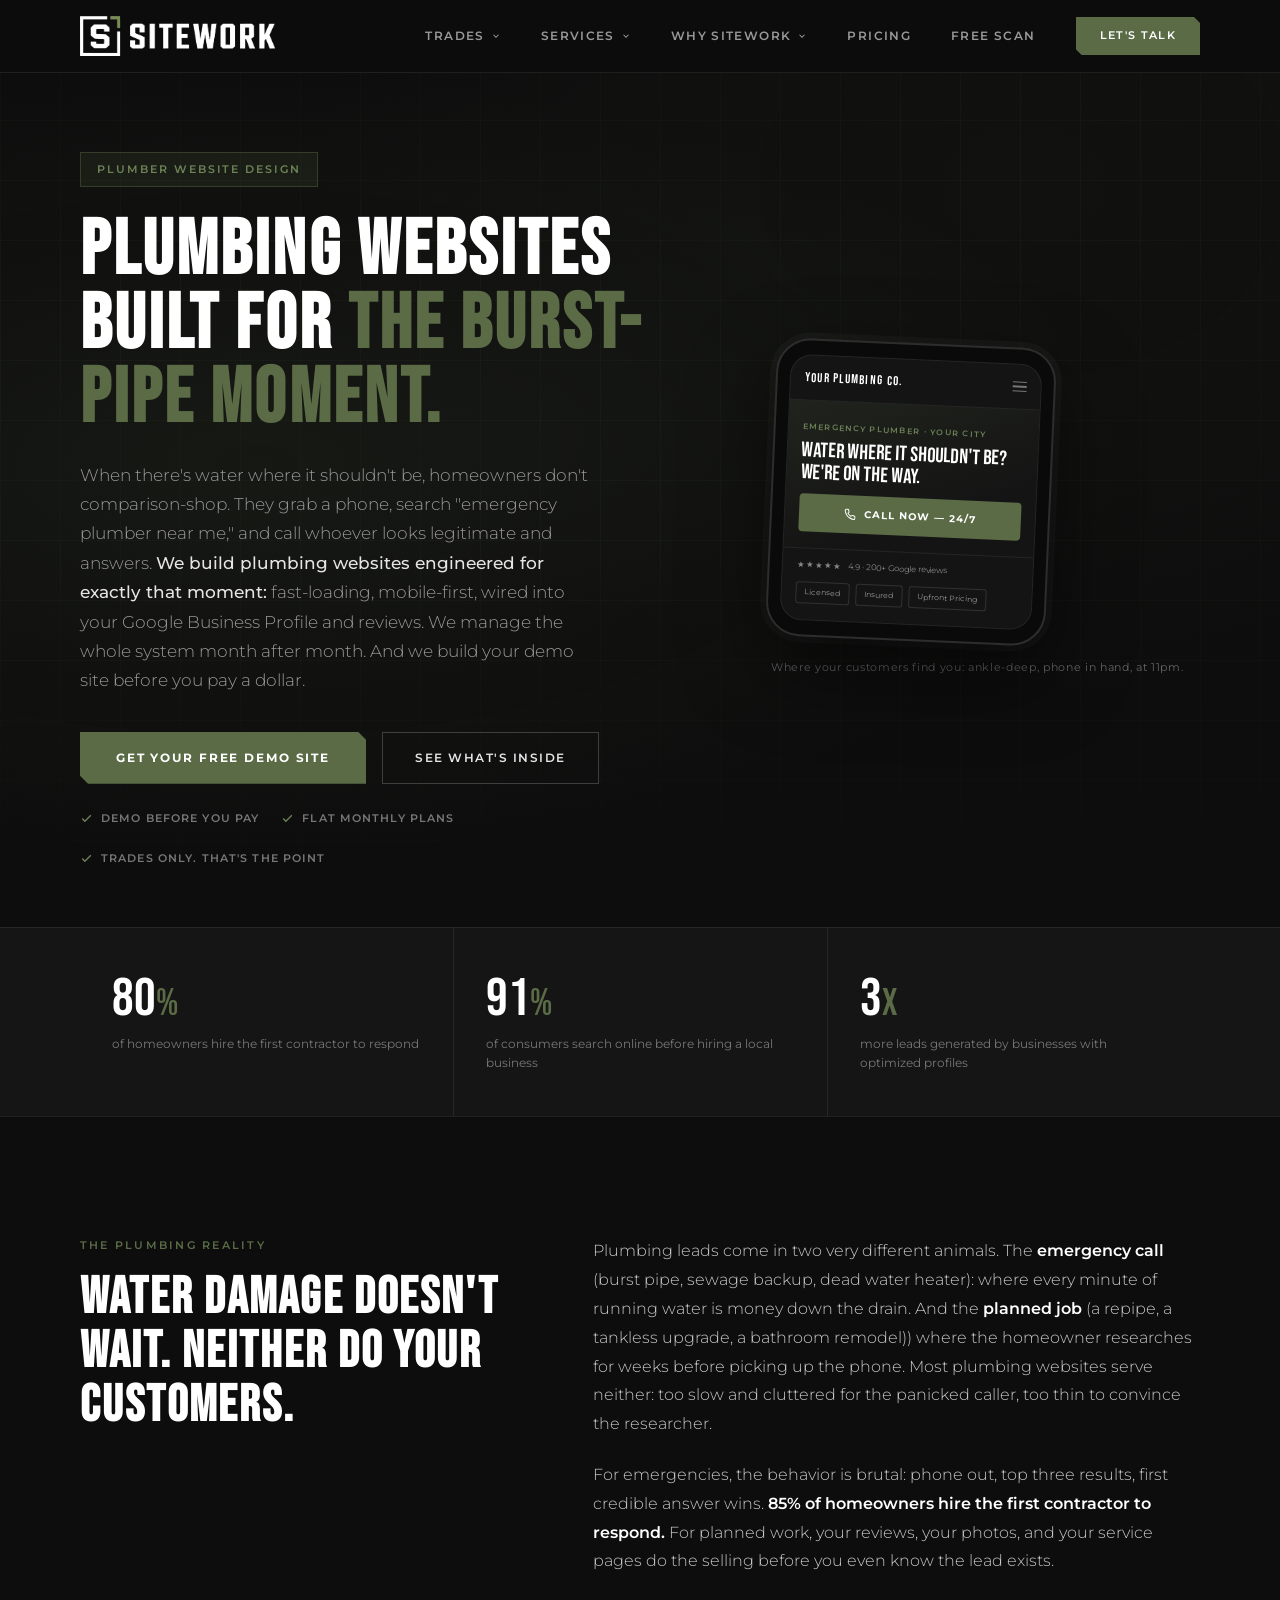
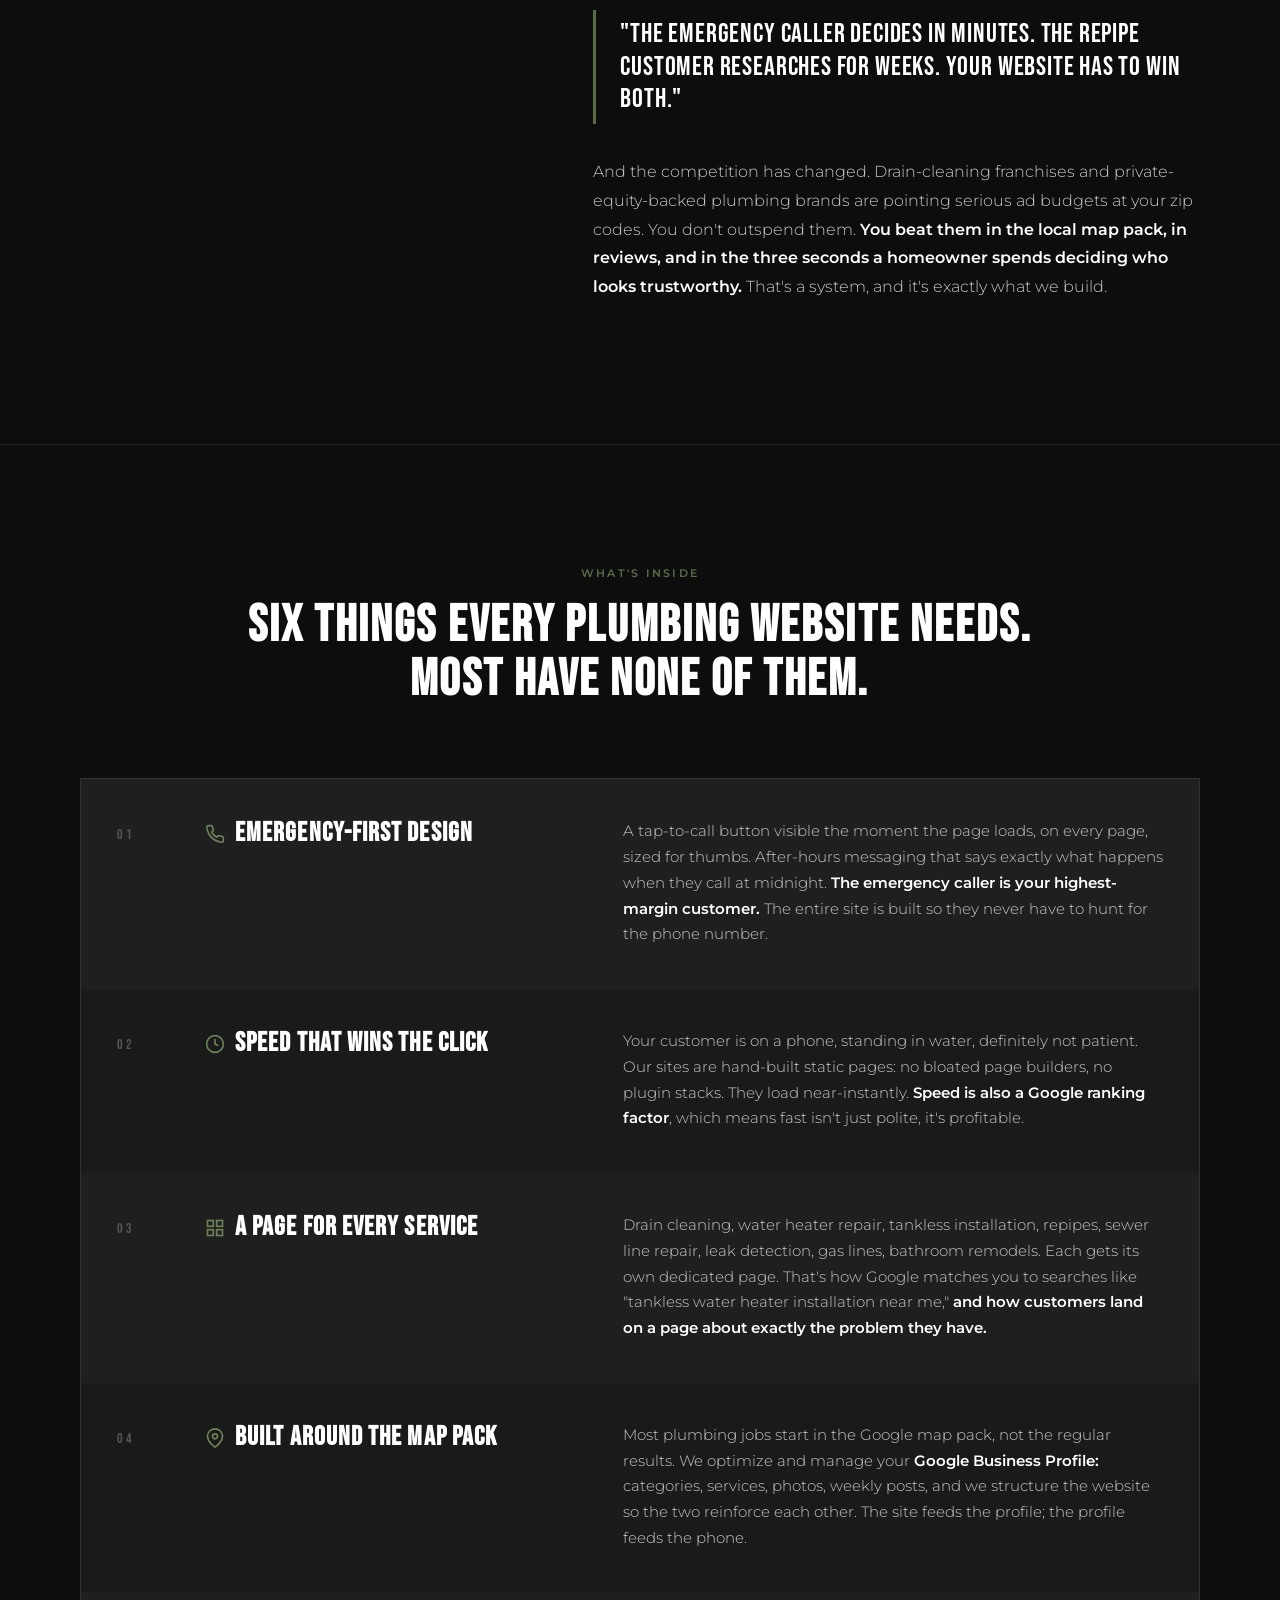
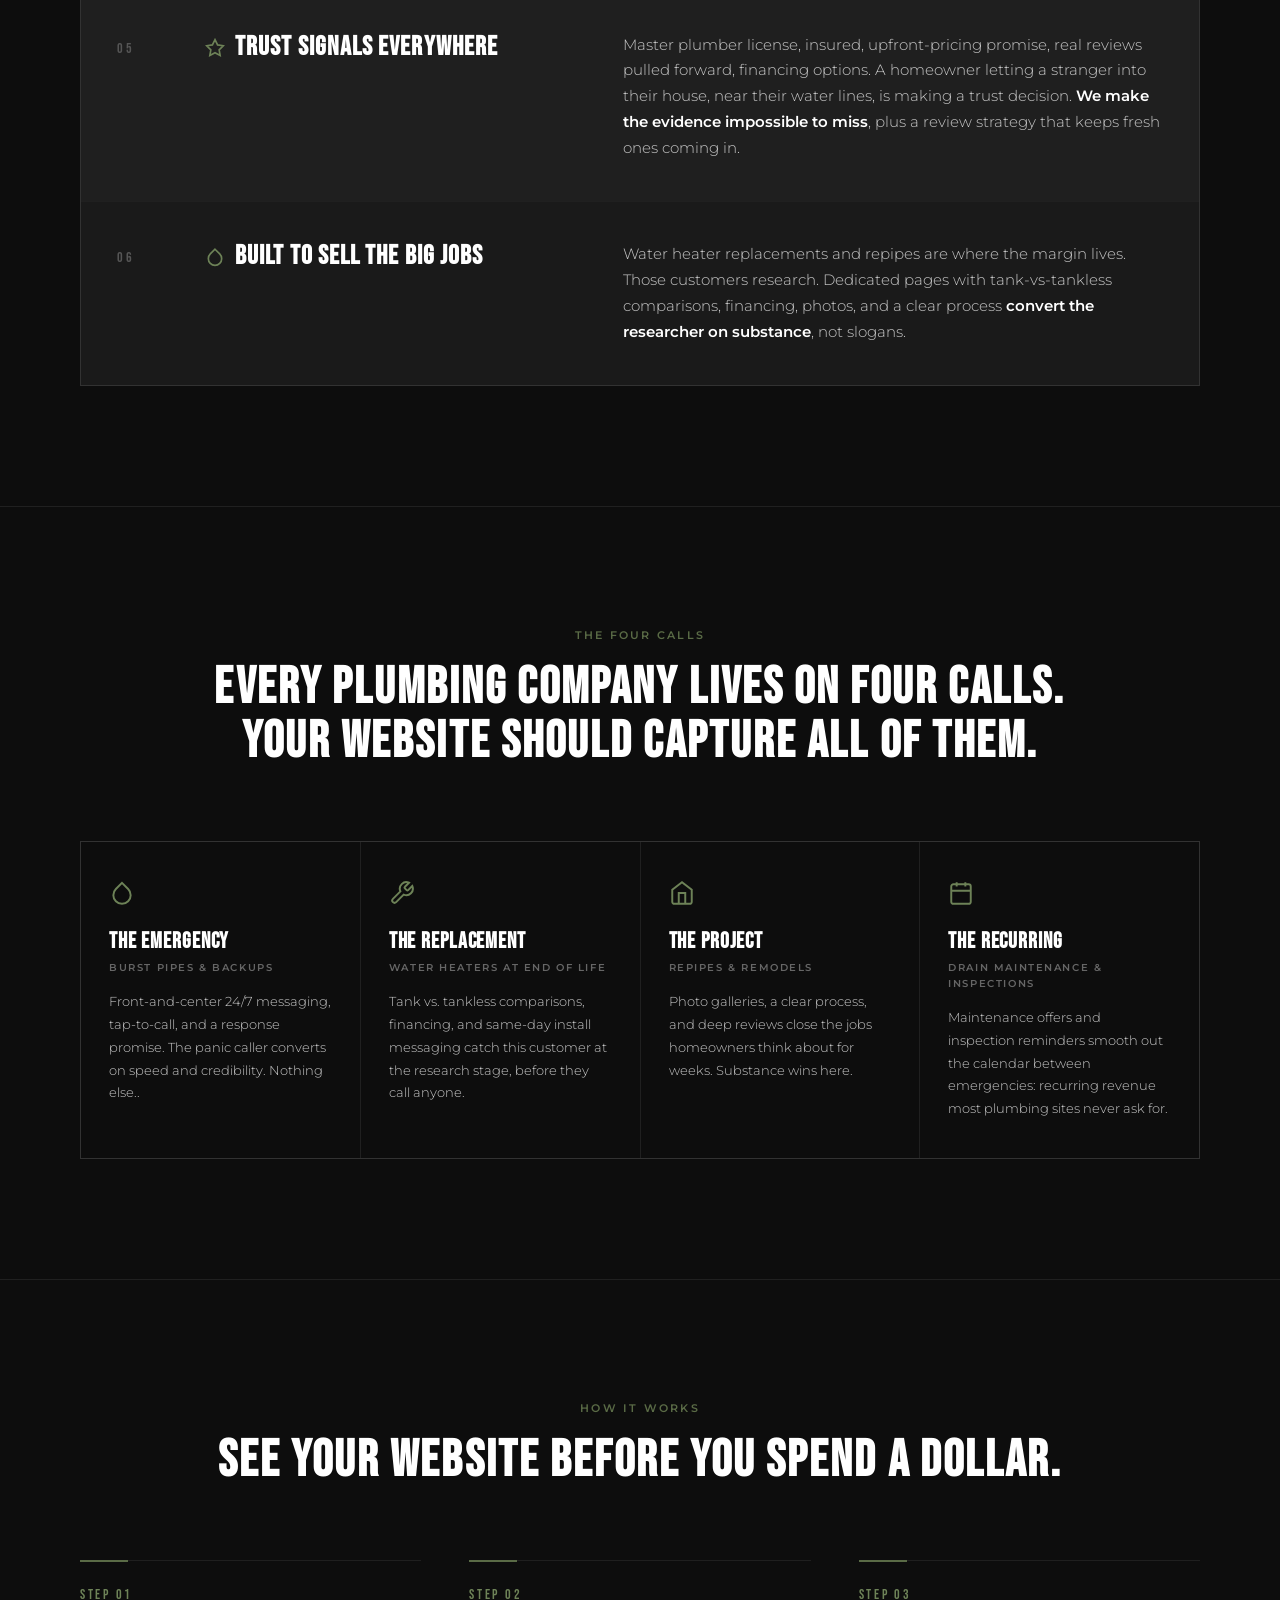
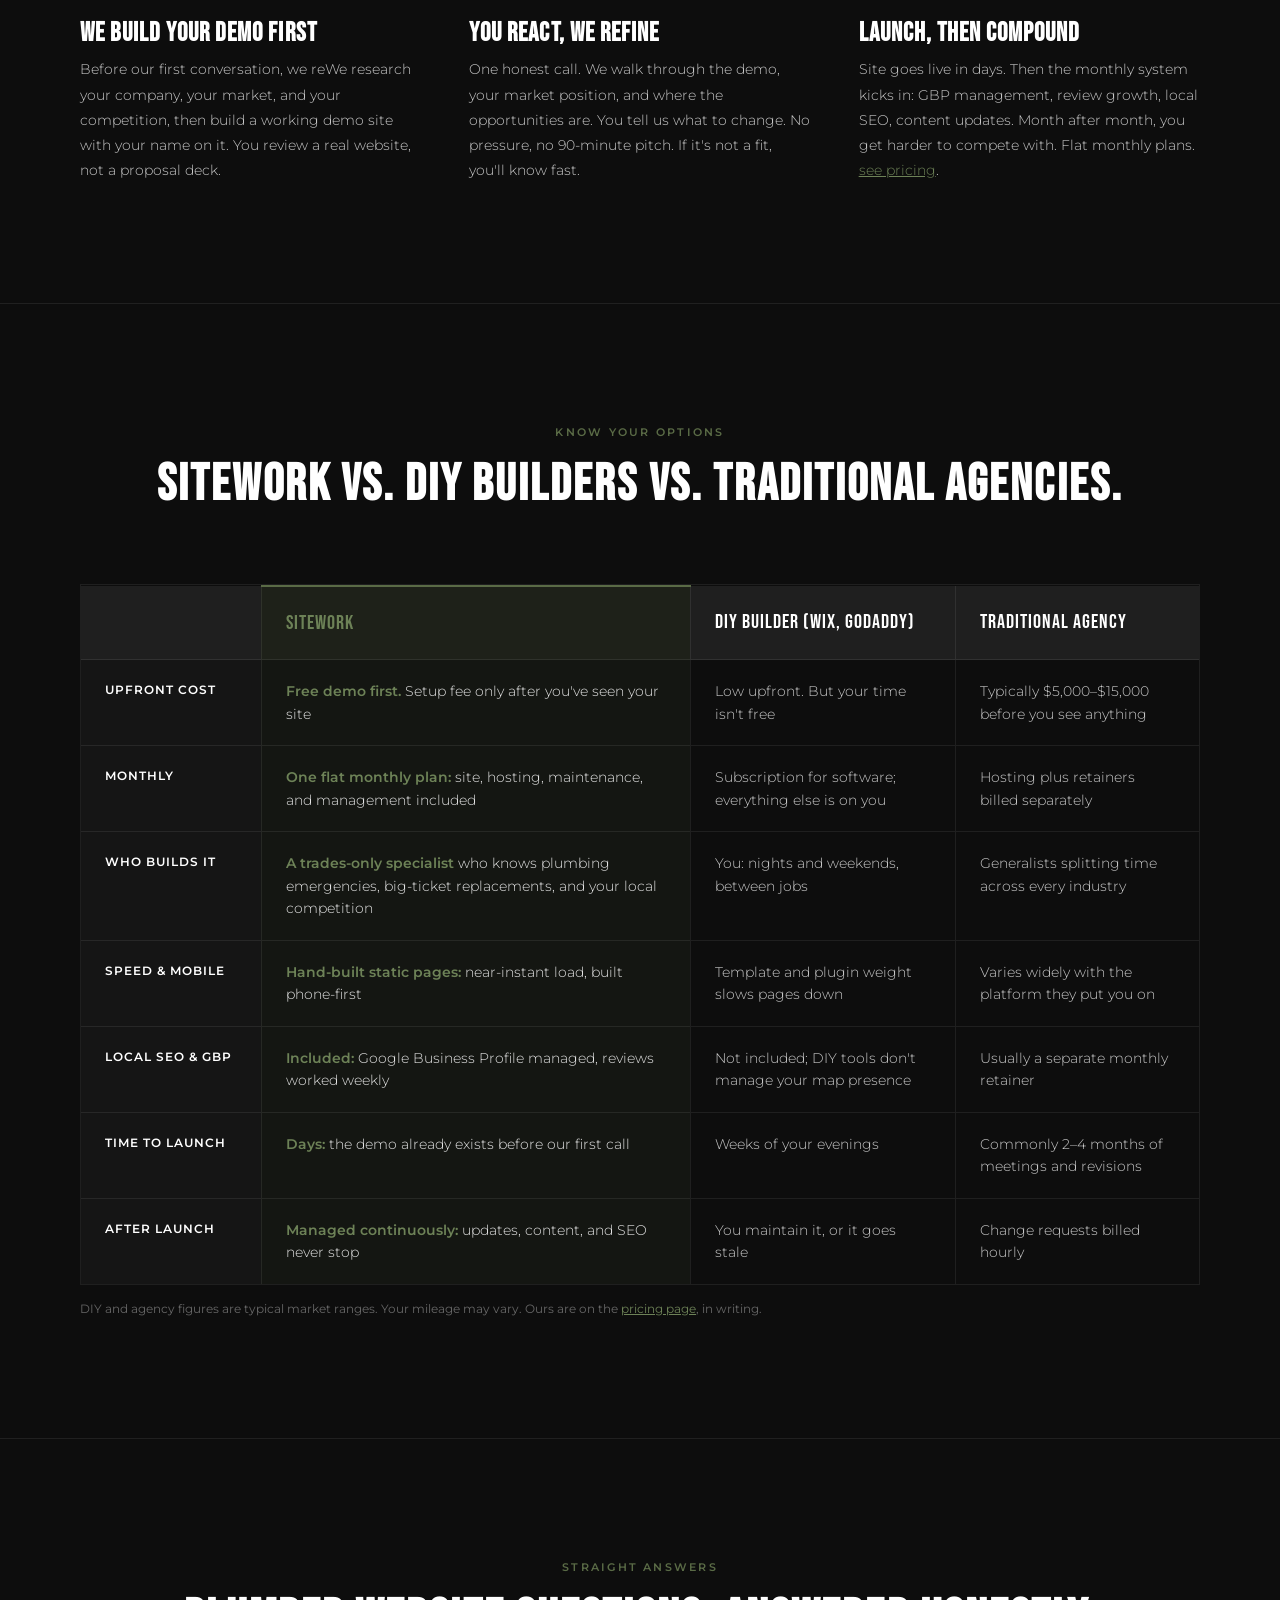
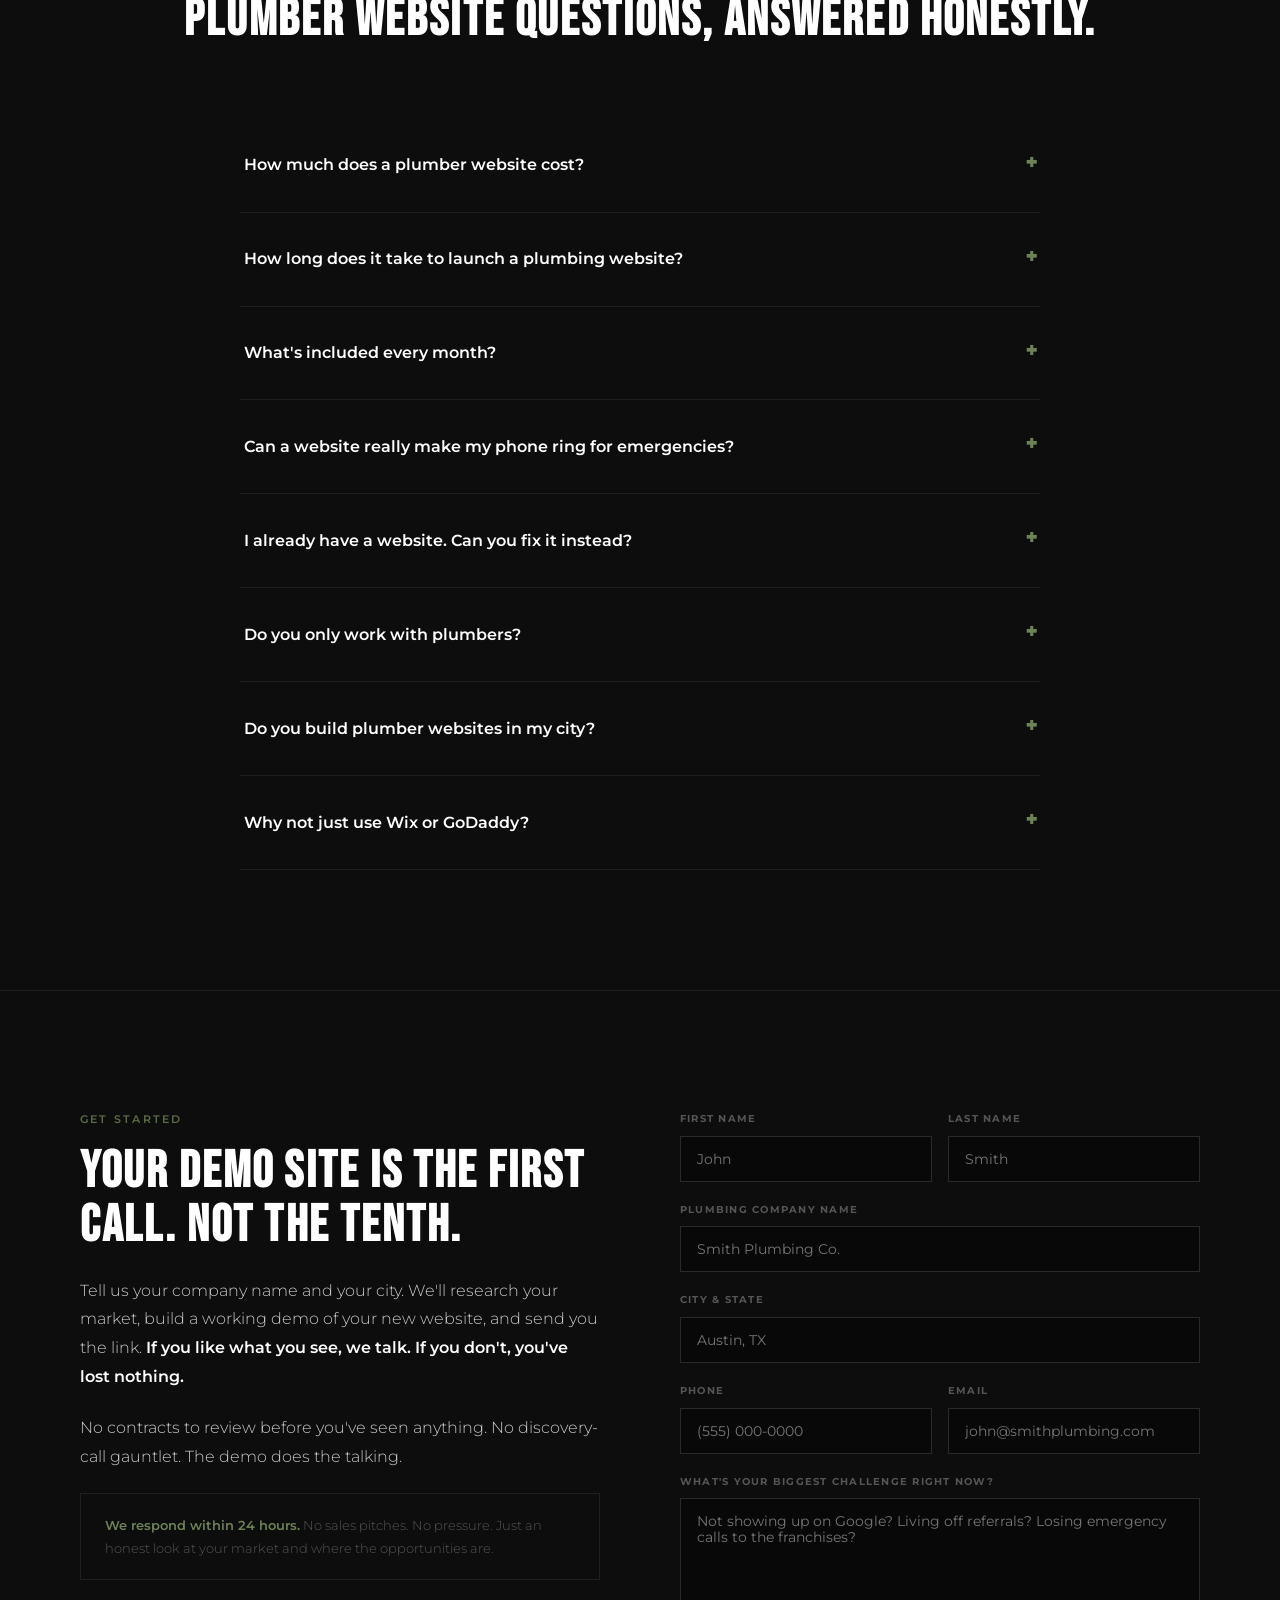
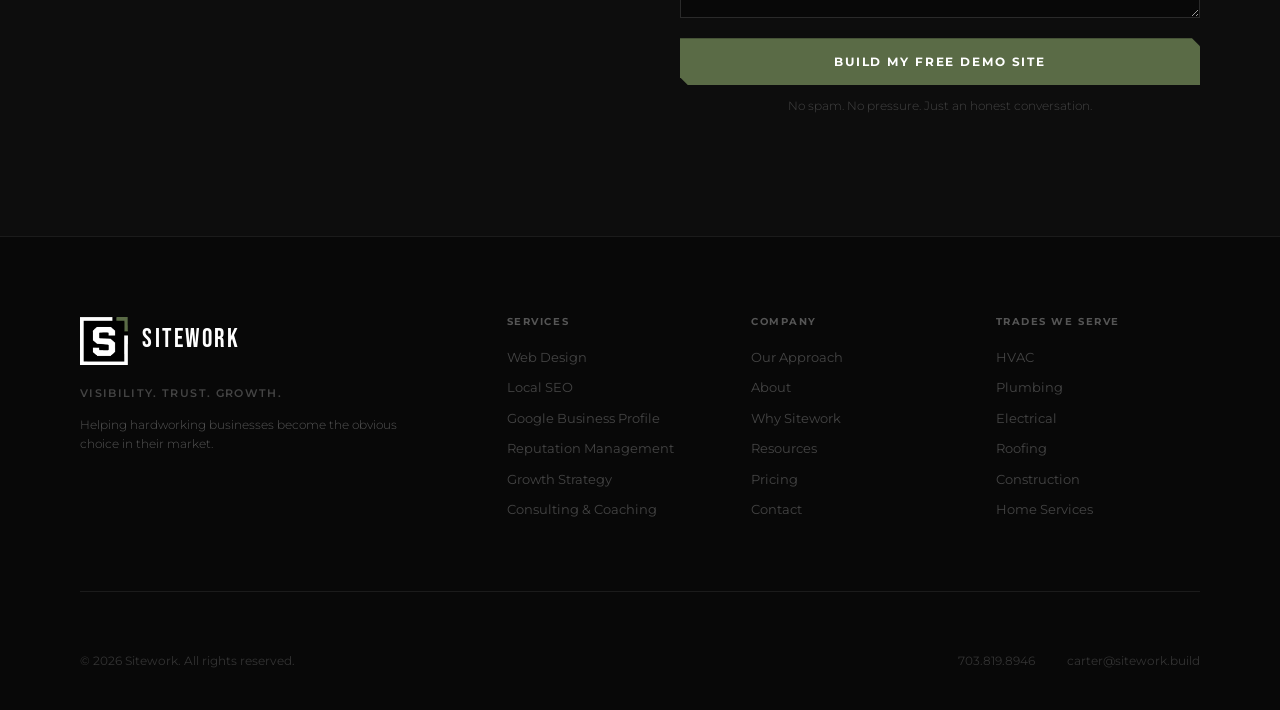
<file: plumber-website-design.html>
<!DOCTYPE html>
<html lang="en">
<head>
<meta charset="UTF-8">
<meta name="viewport" content="width=device-width, initial-scale=1.0">
<title>Plumber Website Design — Websites That Turn Emergencies Into Booked Jobs | SITEWORK</title>
<meta name="description" content="Plumber website design built for the emergency call and the planned job alike: mobile-first, fast-loading sites with local SEO, Google Business Profile management, and review strategy. Flat monthly plans. Demo built before you pay anything.">

<link rel="canonical" href="https://sitework.build/plumber-website-design">

<!-- Open Graph -->
<meta property="og:title" content="Plumber Website Design — Websites That Turn Emergencies Into Booked Jobs">
<meta property="og:description" content="Plumber website design built for the emergency call and the planned job alike: mobile-first, fast-loading sites with local SEO, Google Business Profile management, and review strategy. Flat monthly plans. Demo built before you pay anything.">
<meta property="og:type" content="website">
<meta property="og:url" content="https://sitework.build/plumber-website-design">

<!-- Schema: Service -->
<script type="application/ld+json">
{
  "@context": "https://schema.org",
  "@type": "Service",
  "serviceType": "Plumber Website Design",
  "name": "Plumber Website Design & Local SEO",
  "description": "Custom website design, local SEO, and Google Business Profile management for plumbing companies. Mobile-first, fast-loading websites built to convert emergency searches and planned projects into booked jobs.",
  "provider": {
    "@type": "ProfessionalService",
    "name": "Sitework",
    "url": "https://sitework.build",
    "telephone": "+17038198946",
    "email": "carter@sitework.build"
  },
  "areaServed": "United States",
  "audience": {
    "@type": "Audience",
    "audienceType": "Plumbing companies and plumbing contractors"
  }
}
</script>

<!-- Schema: Breadcrumb -->
<script type="application/ld+json">
{
  "@context": "https://schema.org",
  "@type": "BreadcrumbList",
  "itemListElement": [
    { "@type": "ListItem", "position": 1, "name": "Home", "item": "https://sitework.build" },
    { "@type": "ListItem", "position": 2, "name": "Plumber Website Design", "item": "https://sitework.build/plumber-website-design" }
  ]
}
</script>

<!-- Schema: FAQ (mirrors the visible FAQ section below) -->
<script type="application/ld+json">
{
  "@context": "https://schema.org",
  "@type": "FAQPage",
  "mainEntity": [
    {
      "@type": "Question",
      "name": "How much does a plumber website cost?",
      "acceptedAnswer": {
        "@type": "Answer",
        "text": "Sitework runs on flat monthly plans plus a one-time setup fee. The website, hosting, maintenance, and ongoing updates are all included. No surprise five-figure builds. Current plans are always published on our pricing page before you ever talk to us."
      }
    },
    {
      "@type": "Question",
      "name": "How long does it take to launch a plumbing website?",
      "acceptedAnswer": {
        "@type": "Answer",
        "text": "Days, not months. We build a working demo of your site before our first conversation, so by the time we talk you're reviewing a real website with your company name on it. Not a proposal. Once you approve it, launch is a matter of days."
      }
    },
    {
      "@type": "Question",
      "name": "What's included every month?",
      "acceptedAnswer": {
        "@type": "Answer",
        "text": "Hosting, security, maintenance, content updates, and (depending on your plan) local SEO, Google Business Profile management, weekly GBP posts, and review strategy. The site is never finished and abandoned; it's managed continuously."
      }
    },
    {
      "@type": "Question",
      "name": "Can a website really make my phone ring for emergencies?",
      "acceptedAnswer": {
        "@type": "Answer",
        "text": "It's one system with three parts: a fast site with tap-to-call everywhere, a managed Google Business Profile that ranks in the map pack, and reviews that make you the credible choice. No single piece works alone. Together, they're how the emergency search becomes your call instead of your competitor's. Rankings compound over weeks and months; anyone promising overnight is lying."
      }
    },
    {
      "@type": "Question",
      "name": "I already have a website. Can you fix it instead?",
      "acceptedAnswer": {
        "@type": "Answer",
        "text": "Usually the honest answer is that a rebuild on a modern, fast foundation costs less than patching an old site. Our subscription model makes the rebuild painless. We'll audit what you have for free and tell you straight whether it's worth keeping."
      }
    },
    {
      "@type": "Question",
      "name": "Do you only work with plumbers?",
      "acceptedAnswer": {
        "@type": "Answer",
        "text": "We work exclusively with trades and home service businesses: HVAC, plumbing, electrical, roofing, construction, and home services. That focus is the point: we already know your customer, your seasonality, and your competition before the first call."
      }
    },
    {
      "@type": "Question",
      "name": "Do you build plumber websites in my city?",
      "acceptedAnswer": {
        "@type": "Answer",
        "text": "Yes. We're based in Austin, Texas and work with plumbing companies nationwide. Local SEO is local to your market, not ours: every site is built around your service area, your cities, and your competition."
      }
    },
    {
      "@type": "Question",
      "name": "Why not just use Wix or GoDaddy?",
      "acceptedAnswer": {
        "@type": "Answer",
        "text": "DIY builders can produce a website, but not a local search presence. They're slower to load, generic in structure, and nobody is managing your Google Business Profile, reviews, or local rankings afterward. You'd own a brochure; what wins jobs is the whole system around it."
      }
    }
  ]
}
</script>

<link rel="icon" type="image/x-icon" href="favicon.ico">
<link rel="icon" type="image/png" sizes="32x32" href="favicon-32.png">
<link rel="apple-touch-icon" sizes="180x180" href="apple-touch-icon.png">
<link rel="preconnect" href="https://fonts.googleapis.com">
<link rel="preconnect" href="https://fonts.gstatic.com" crossorigin>
<link href="https://fonts.googleapis.com/css2?family=Bebas+Neue&family=Montserrat:wght@300;400;500;600;700&display=swap" rel="stylesheet">
<link rel="stylesheet" href="styles.css">

<style>
/* ── PAGE-SCOPED STYLES (hv- prefix; tokens come from styles.css) ── */

/* Hero */
.hv-hero { position:relative; min-height:92vh; display:flex; align-items:center; padding-top:72px; overflow:hidden; }
.hv-hero-inner { position:relative; z-index:1; width:100%; max-width:1200px; margin:0 auto; padding:80px 40px 60px;
  display:grid; grid-template-columns:1.15fr 0.85fr; gap:72px; align-items:center; }
.hv-eyebrow { display:inline-block; background:rgba(90,107,70,0.15); border:1px solid rgba(90,107,70,0.4); color:var(--green-light);
  font-size:0.68rem; font-weight:600; letter-spacing:0.18em; text-transform:uppercase; padding:8px 16px; margin-bottom:28px; }
.hv-h1 { font-size:clamp(3.2rem,6vw,5.4rem); line-height:0.96; margin-bottom:24px; }
.hv-h1 em { font-style:normal; color:var(--green); }
.hv-lede { font-size:1.05rem; color:#999; max-width:520px; line-height:1.75; font-weight:300; margin-bottom:36px; }
.hv-lede strong { color:var(--light); font-weight:500; }
.hv-actions { display:flex; gap:16px; flex-wrap:wrap; }

/* CSS-only phone mockup — the signature element, zero image requests */
.hv-phone-wrap { display:flex; justify-content:center; }
.hv-phone { width:280px; border:2px solid rgba(255,255,255,0.14); border-radius:34px; background:#0a0a0a;
  padding:14px 12px; box-shadow:0 30px 80px rgba(0,0,0,0.55), 0 0 0 6px rgba(255,255,255,0.03);
  transform:rotate(2.5deg); }
.hv-phone-screen { border-radius:22px; overflow:hidden; background:#141414; border:1px solid rgba(255,255,255,0.07); }
.hv-mini-nav { display:flex; justify-content:space-between; align-items:center; padding:12px 14px; border-bottom:1px solid rgba(255,255,255,0.07); }
.hv-mini-logo { font-family:'Bebas Neue',sans-serif; font-size:0.8rem; letter-spacing:0.1em; color:var(--white); }
.hv-mini-burger { display:flex; flex-direction:column; gap:3px; }
.hv-mini-burger span { width:14px; height:1.5px; background:#777; }
.hv-mini-hero { padding:20px 14px 16px; background:linear-gradient(160deg, rgba(90,107,70,0.18), transparent 70%); }
.hv-mini-tag { font-size:0.5rem; letter-spacing:0.16em; text-transform:uppercase; color:var(--green-light); font-weight:600; margin-bottom:6px; }
.hv-mini-h { font-family:'Bebas Neue',sans-serif; font-size:1.3rem; line-height:1.05; color:var(--white); margin-bottom:10px; }
.hv-mini-call { display:flex; align-items:center; justify-content:center; gap:8px; background:var(--green); color:var(--white);
  font-size:0.62rem; font-weight:700; letter-spacing:0.1em; text-transform:uppercase; padding:11px; border-radius:4px; }
.hv-mini-call svg { width:12px; height:12px; }
.hv-mini-strip { display:flex; align-items:center; gap:6px; padding:10px 14px; border-top:1px solid rgba(255,255,255,0.07); }
.hv-mini-stars { color:#e8b54a; font-size:0.6rem; letter-spacing:2px; }
.hv-mini-strip span { font-size:0.52rem; color:#888; }
.hv-mini-badges { display:flex; gap:6px; padding:0 14px 16px; }
.hv-mini-badges i { font-style:normal; font-size:0.48rem; color:#999; border:1px solid rgba(255,255,255,0.12); padding:4px 8px; border-radius:3px; }
.hv-phone-caption { text-align:center; font-size:0.7rem; color:#666; margin-top:18px; letter-spacing:0.06em; }

/* Reality / problem section */
.hv-reality { padding:120px 0; border-top:1px solid var(--border); }
.hv-reality-grid { display:grid; grid-template-columns:1fr 1.4fr; gap:80px; align-items:start; }
.hv-reality-grid .section-title { position:sticky; top:120px; }
.hv-reality-copy p { margin-bottom:22px; line-height:1.8; font-weight:300; }
.hv-reality-copy strong { color:var(--white); font-weight:600; }
.hv-pull { border-left:3px solid var(--green); padding:8px 0 8px 24px; margin:34px 0;
  font-family:'Bebas Neue',sans-serif; font-size:1.7rem; line-height:1.2; color:var(--white); letter-spacing:0.03em; }

/* Feature rows */
.hv-features { padding:120px 0; border-top:1px solid var(--border); }
.hv-feature-list { display:grid; gap:1px; background:var(--border); border:1px solid var(--border); margin-top:56px; }
.hv-feature { background:var(--dark); display:grid; grid-template-columns:56px 1fr 1.4fr; gap:32px; padding:40px 36px; align-items:start; }
.hv-feature:nth-child(even) { background:#1a1a1a; }
.hv-fnum { font-family:'Bebas Neue',sans-serif; font-size:0.85rem; letter-spacing:0.2em; color:#555; padding-top:6px; }
.hv-feature h3 { font-size:1.7rem; line-height:1.1; }
.hv-feature h3 svg { width:20px; height:20px; vertical-align:-3px; margin-right:10px; stroke:var(--green-light); fill:none; stroke-width:2; }
.hv-feature p { font-size:0.92rem; line-height:1.75; color:var(--text); font-weight:300; }
.hv-feature p strong { color:var(--white); font-weight:600; }

/* Seasons */
.hv-seasons { padding:120px 0; border-top:1px solid var(--border); }
.hv-season-grid { display:grid; grid-template-columns:repeat(4,1fr); gap:1px; background:var(--border); border:1px solid var(--border); margin-top:56px; }
.hv-season { background:var(--black); padding:38px 28px; position:relative; overflow:hidden; transition:background 0.2s; }
.hv-season:hover { background:var(--dark); }
.hv-season::after { content:''; position:absolute; top:0; left:0; height:2px; width:100%; background:var(--green-light);
  transform:scaleX(0); transform-origin:left; transition:transform 0.45s cubic-bezier(0.22,1,0.36,1); }
.hv-season:hover::after { transform:scaleX(1); }
.hv-season svg { width:26px; height:26px; stroke:var(--green-light); fill:none; stroke-width:1.8; margin-bottom:18px; }
.hv-season h4 { font-size:1.35rem; margin-bottom:6px; }
.hv-season .hv-when { font-size:0.62rem; letter-spacing:0.16em; text-transform:uppercase; color:#666; font-weight:600; display:block; margin-bottom:14px; }
.hv-season p { font-size:0.84rem; line-height:1.7; color:var(--text); font-weight:300; }

/* Process */
.hv-process { padding:120px 0; border-top:1px solid var(--border); }
.hv-steps { display:grid; grid-template-columns:repeat(3,1fr); gap:48px; margin-top:56px; }
.hv-step { position:relative; padding-top:24px; border-top:1px solid var(--border); }
.hv-step::before { content:''; position:absolute; top:-1px; left:0; width:48px; height:2px; background:var(--green); }
.hv-step .hv-snum { font-family:'Bebas Neue',sans-serif; font-size:0.85rem; letter-spacing:0.2em; color:var(--green-light); display:block; margin-bottom:14px; }
.hv-step h3 { font-size:1.6rem; margin-bottom:10px; }
.hv-step p { font-size:0.9rem; line-height:1.75; font-weight:300; }

/* FAQ — native details/summary, zero JS */
.hv-faq { padding:120px 0; border-top:1px solid var(--border); }
.hv-faq-list { max-width:800px; margin:48px auto 0; }
.hv-faq-list details { border-bottom:1px solid var(--border); }
.hv-faq-list summary { cursor:pointer; list-style:none; display:flex; justify-content:space-between; align-items:center; gap:24px;
  padding:26px 4px; font-family:'Montserrat',sans-serif; font-size:1rem; font-weight:600; color:var(--white); transition:color 0.2s; }
.hv-faq-list summary::-webkit-details-marker { display:none; }
.hv-faq-list summary:hover { color:var(--green-light); }
.hv-faq-list summary::after { content:'+'; font-family:'Bebas Neue',sans-serif; font-size:1.6rem; color:var(--green-light); flex-shrink:0; transition:transform 0.25s; }
.hv-faq-list details[open] summary::after { transform:rotate(45deg); }
.hv-faq-list details p { padding:0 4px 28px; font-size:0.92rem; line-height:1.8; font-weight:300; max-width:700px; }
.hv-faq-list details p a { color:var(--green-light); }

/* CTA + form */
.hv-cta { padding:120px 0; border-top:1px solid var(--border); }
.hv-cta-grid { display:grid; grid-template-columns:1fr 1fr; gap:80px; align-items:start; }
.hv-cta-left p { margin-bottom:22px; line-height:1.8; font-weight:300; }
.hv-cta-left p strong { color:var(--white); font-weight:600; }

/* Responsive */
@media (max-width:1024px) {
  .hv-hero-inner { grid-template-columns:1fr; gap:60px; }
  .hv-phone { transform:rotate(0deg); }
  .hv-reality-grid { grid-template-columns:1fr; gap:40px; }
  .hv-reality-grid .section-title { position:static; }
  .hv-season-grid { grid-template-columns:repeat(2,1fr); }
  .hv-steps { grid-template-columns:1fr; gap:36px; }
  .hv-cta-grid { grid-template-columns:1fr; gap:60px; }
}
@media (max-width:768px) {
  .hv-hero-inner { padding:60px 20px 40px; }
  .hv-feature { grid-template-columns:1fr; gap:14px; padding:32px 24px; }
  .hv-fnum { padding-top:0; }
  .hv-season-grid { grid-template-columns:1fr; }
  .hv-phone { width:240px; }
}

/* Hero trust line */
.hv-trust-line { display:flex; gap:22px; flex-wrap:wrap; margin-top:26px; }
.hv-trust-line span { font-size:0.7rem; letter-spacing:0.1em; text-transform:uppercase; color:#777; font-weight:600;
  display:flex; align-items:center; gap:8px; }
.hv-trust-line svg { width:13px; height:13px; stroke:var(--green-light); fill:none; stroke-width:2.5; }

/* Phone motion: gentle float + pulsing call button */
.hv-phone { animation: hvFloat 6s ease-in-out infinite; }
@keyframes hvFloat { 0%,100% { transform:rotate(2.5deg) translateY(0); } 50% { transform:rotate(2.5deg) translateY(-10px); } }
.hv-mini-call { position:relative; }
.hv-mini-call::after { content:''; position:absolute; inset:0; border-radius:4px; box-shadow:0 0 0 0 rgba(109,130,87,0.55);
  animation: hvPulse 2.4s ease-out infinite; }
@keyframes hvPulse { 0% { box-shadow:0 0 0 0 rgba(109,130,87,0.55); } 70% { box-shadow:0 0 0 12px rgba(109,130,87,0); } 100% { box-shadow:0 0 0 0 rgba(109,130,87,0); } }
@media (max-width:1024px) {
  .hv-phone { animation-name: hvFloatFlat; }
  @keyframes hvFloatFlat { 0%,100% { transform:translateY(0); } 50% { transform:translateY(-10px); } }
}

/* Stats strip */
.hv-stats { border-top:1px solid var(--border); background:rgba(31,31,31,0.5); }
.hv-stats-inner { max-width:1200px; margin:0 auto; padding:0 40px; display:grid; grid-template-columns:repeat(3,1fr); }
.hv-stat { padding:44px 32px; border-left:1px solid var(--border); }
.hv-stat:first-child { border-left:none; }
.hv-stat .n { font-family:'Bebas Neue',sans-serif; font-size:3.4rem; line-height:1; color:var(--white); margin-bottom:8px; }
.hv-stat .n em { font-style:normal; color:var(--green); font-size:2.4rem; }
.hv-stat .l { font-size:0.78rem; color:#777; line-height:1.5; }
@media (max-width:768px) {
  .hv-stats-inner { grid-template-columns:1fr; padding:0 20px; }
  .hv-stat { border-left:none; border-top:1px solid var(--border); padding:28px 0; }
  .hv-stat:first-child { border-top:none; }
}

/* Feature row hover beam (matches site-wide card language) */
.hv-feature { position:relative; overflow:hidden; }
.hv-feature::after { content:''; position:absolute; top:0; left:0; height:2px; width:100%; background:var(--green-light);
  transform:scaleX(0); transform-origin:left; transition:transform 0.45s cubic-bezier(0.22,1,0.36,1); }
.hv-feature:hover::after { transform:scaleX(1); }

/* Comparison table */
.hv-compare { padding:120px 0; border-top:1px solid var(--border); }
.hv-table-wrap { margin-top:56px; overflow-x:auto; -webkit-overflow-scrolling:touch; border:1px solid var(--border); }
.hv-table { width:100%; min-width:760px; border-collapse:collapse; font-size:0.88rem; }
.hv-table th, .hv-table td { padding:20px 24px; text-align:left; border-bottom:1px solid var(--border); border-left:1px solid var(--border); vertical-align:top; line-height:1.6; }
.hv-table th:first-child, .hv-table td:first-child { border-left:none; }
.hv-table thead th { font-family:'Bebas Neue',sans-serif; font-size:1.25rem; letter-spacing:0.05em; color:var(--white); background:var(--dark); font-weight:400; }
.hv-table thead th.hv-us { background:rgba(90,107,70,0.22); color:var(--green-light); border-top:2px solid var(--green); }
.hv-table tbody th { font-weight:600; color:var(--white); font-size:0.78rem; letter-spacing:0.08em; text-transform:uppercase; width:180px; background:rgba(31,31,31,0.5); }
.hv-table tbody td { color:var(--text); font-weight:300; }
.hv-table tbody td.hv-us { background:rgba(90,107,70,0.10); color:var(--light); }
.hv-table tbody td.hv-us strong { color:var(--green-light); font-weight:600; }
.hv-table tbody tr:last-child th, .hv-table tbody tr:last-child td { border-bottom:none; }
.hv-table-note { font-size:0.75rem; color:#666; margin-top:14px; }

/* Sticky mobile CTA */
.hv-sticky { position:fixed; left:0; right:0; bottom:0; z-index:900; display:none; padding:12px 16px;
  background:rgba(13,13,13,0.92); backdrop-filter:blur(14px); border-top:1px solid rgba(90,107,70,0.4);
  transform:translateY(110%); transition:transform 0.4s cubic-bezier(0.22,1,0.36,1); }
.hv-sticky.show { transform:translateY(0); }
.hv-sticky a { display:block; text-align:center; }
@media (max-width:768px) { .hv-sticky { display:block; } }

@media (prefers-reduced-motion: reduce) {
  .hv-phone, .hv-mini-call::after { animation:none; }
  .hv-sticky { transition:none; }
  .hv-feature::after, .hv-season::after { transition:none; }
}
</style>
</head>
<body>

<!-- NAV (shared) -->
<nav class="nav" id="nav">
  <div class="nav-inner">
    <a href="index.html" class="nav-logo">
      <img src="logo-horizontal.png" alt="Sitework" class="nav-logo-img" width="200" height="40">
    </a>
    <div class="nav-links">

      <!-- TRADES dropdown -->
      <div class="nav-drop" id="dropTrades">
        <button aria-haspopup="true" aria-expanded="false" onclick="toggleDrop('dropTrades')">
          Trades
          <svg viewBox="0 0 24 24"><path d="M6 9l6 6 6-6"/></svg>
        </button>
        <div class="nav-panel" role="menu">
          <div class="panel-label">Trades We Serve</div>
          <a href="hvac-website-design.html" role="menuitem">HVAC</a>
          <a href="plumber-website-design.html" role="menuitem">Plumbing</a>
          <a href="electrician-website-design.html" role="menuitem">Electrical</a>
          <a href="roofing-website-design.html" role="menuitem">Roofing</a>
          <a href="construction-website-design.html" role="menuitem">Construction</a>
          <a href="home-services-website-design.html" role="menuitem">Home Services</a>
        </div>
      </div>

      <!-- SERVICES dropdown -->
      <div class="nav-drop" id="dropServices">
        <button aria-haspopup="true" aria-expanded="false" onclick="toggleDrop('dropServices')">
          Services
          <svg viewBox="0 0 24 24"><path d="M6 9l6 6 6-6"/></svg>
        </button>
        <div class="nav-panel" role="menu">
          <div class="panel-label">What We Do</div>
          <a href="index.html#services" role="menuitem">Web Design</a>
          <a href="index.html#services" role="menuitem">Local SEO</a>
          <a href="index.html#services" role="menuitem">Google Business Profile</a>
          <a href="index.html#services" role="menuitem">Reputation Management</a>
          <a href="index.html#services" role="menuitem">Growth Strategy</a>
          <a href="index.html#services" role="menuitem">Consulting &amp; Coaching</a>
        </div>
      </div>

      <!-- WHY SITEWORK dropdown -->
      <div class="nav-drop" id="dropWhy">
        <button aria-haspopup="true" aria-expanded="false" onclick="toggleDrop('dropWhy')">
          Why Sitework
          <svg viewBox="0 0 24 24"><path d="M6 9l6 6 6-6"/></svg>
        </button>
        <div class="nav-panel" role="menu">
          <div class="panel-label">Learn More</div>
          <a href="why-sitework.html" role="menuitem">About</a>
          <a href="resources.html" role="menuitem">Resources</a>
        </div>
      </div>
      <a href="pricing.html">Pricing</a>
      <a href="https://analyzer.sitework.build/scan" class="nav-scan" target="_blank">Free Scan</a>
      <a href="index.html#contact" class="nav-cta">Let's Talk</a>
    </div>
    <button class="hamburger" id="hamburger" aria-label="Menu">
      <span></span><span></span><span></span>
    </button>
  </div>
  <div class="mobile-menu" id="mobileMenu">
    <span class="mobile-drop-label">Trades We Serve</span>
    <a href="hvac-website-design.html" class="indent" onclick="closeMobile()">HVAC</a>
    <a href="plumber-website-design.html" class="indent" onclick="closeMobile()">Plumbing</a>
    <a href="electrician-website-design.html" class="indent" onclick="closeMobile()">Electrical</a>
    <a href="roofing-website-design.html" class="indent" onclick="closeMobile()">Roofing</a>
    <a href="construction-website-design.html" class="indent" onclick="closeMobile()">Construction</a>
    <a href="home-services-website-design.html" class="indent" onclick="closeMobile()">Home Services</a>
    <span class="mobile-drop-label">Services</span>
    <a href="index.html#services" class="indent" onclick="closeMobile()">Web Design</a>
    <a href="index.html#services" class="indent" onclick="closeMobile()">Local SEO</a>
    <a href="index.html#services" class="indent" onclick="closeMobile()">Google Business Profile</a>
    <a href="index.html#services" class="indent" onclick="closeMobile()">Reputation Management</a>
    <a href="index.html#services" class="indent" onclick="closeMobile()">Growth Strategy</a>
    <a href="index.html#services" class="indent" onclick="closeMobile()">Consulting &amp; Coaching</a>
    <span class="mobile-drop-label">Why Sitework</span>
    <a href="why-sitework.html" class="indent" onclick="closeMobile()">About</a>
    <a href="resources.html" class="indent" onclick="closeMobile()">Resources</a>
    <a href="pricing.html" onclick="closeMobile()">Pricing</a>
    <a href="https://analyzer.sitework.build/scan" onclick="closeMobile()" class="mobile-scan" target="_blank">Free Site Scan</a>
    <a href="index.html#contact" onclick="closeMobile()" class="mobile-cta">Let's Talk</a>
  </div>
</nav>

<!-- HERO -->
<section class="hv-hero">
  <div class="hero-bg">
    <div class="hero-grid"></div>
    <div class="hero-gradient"></div>
  </div>
  <div class="hv-hero-inner">
    <div>
      <div class="hv-eyebrow">Plumber Website Design</div>
      <h1 class="hv-h1">Plumbing websites built for <em>the burst-pipe moment.</em></h1>
      <p class="hv-lede">
        When there's water where it shouldn't be, homeowners don't comparison-shop. They grab a phone, search "emergency plumber near me," and call whoever looks legitimate and answers.
        <strong>We build plumbing websites engineered for exactly that moment:</strong> fast-loading, mobile-first, wired into your
        Google Business Profile and reviews. We manage the whole system month after month. And we build your
        demo site before you pay a dollar.
      </p>
      <div class="hv-actions">
        <a href="#contact" class="btn-primary">Get Your Free Demo Site</a>
        <a href="#features" class="btn-ghost">See What's Inside</a>
      </div>
      <div class="hv-trust-line">
        <span><svg viewBox="0 0 24 24"><path d="M20 6L9 17l-5-5"/></svg>Demo before you pay</span>
        <span><svg viewBox="0 0 24 24"><path d="M20 6L9 17l-5-5"/></svg>Flat monthly plans</span>
        <span><svg viewBox="0 0 24 24"><path d="M20 6L9 17l-5-5"/></svg>Trades only. That's the point</span>
      </div>
    </div>
    <div class="hv-phone-wrap">
      <div>
        <div class="hv-phone" aria-hidden="true">
          <div class="hv-phone-screen">
            <div class="hv-mini-nav">
              <span class="hv-mini-logo">YOUR PLUMBING CO.</span>
              <span class="hv-mini-burger"><span></span><span></span><span></span></span>
            </div>
            <div class="hv-mini-hero">
              <div class="hv-mini-tag">Emergency Plumber · Your City</div>
              <div class="hv-mini-h">WATER WHERE IT SHOULDN'T BE? WE'RE ON THE WAY.</div>
              <div class="hv-mini-call">
                <svg viewBox="0 0 24 24" fill="none" stroke="currentColor" stroke-width="2"><path d="M22 16.92v3a2 2 0 0 1-2.18 2 19.79 19.79 0 0 1-8.63-3.07 19.5 19.5 0 0 1-6-6 19.79 19.79 0 0 1-3.07-8.67A2 2 0 0 1 4.11 2h3a2 2 0 0 1 2 1.72c.127.96.361 1.903.7 2.81a2 2 0 0 1-.45 2.11L8.09 9.91a16 16 0 0 0 6 6l1.27-1.27a2 2 0 0 1 2.11-.45c.907.339 1.85.573 2.81.7A2 2 0 0 1 22 16.92z"/></svg>
                Call Now — 24/7
              </div>
            </div>
            <div class="hv-mini-strip">
              <span class="hv-mini-stars">&#9733;&#9733;&#9733;&#9733;&#9733;</span>
              <span>4.9 · 200+ Google reviews</span>
            </div>
            <div class="hv-mini-badges">
              <i>Licensed</i><i>Insured</i><i>Upfront Pricing</i>
            </div>
          </div>
        </div>
        <div class="hv-phone-caption">Where your customers find you: ankle-deep, phone in hand, at 11pm.</div>
      </div>
    </div>
  </div>
</section>

<!-- STATS STRIP -->
<div class="hv-stats">
  <div class="hv-stats-inner">
    <div class="hv-stat">
      <div class="n"><span class="count" data-target="85">0</span><em>%</em></div>
      <div class="l">of homeowners hire the first contractor to respond</div>
    </div>
    <div class="hv-stat">
      <div class="n"><span class="count" data-target="97">0</span><em>%</em></div>
      <div class="l">of consumers search online before hiring a local business</div>
    </div>
    <div class="hv-stat">
      <div class="n"><span class="count" data-target="3">0</span><em>x</em></div>
      <div class="l">more leads generated by businesses with optimized profiles</div>
    </div>
  </div>
</div>

<!-- THE REALITY -->
<section class="hv-reality">
  <div class="container">
    <div class="hv-reality-grid">
      <div>
        <div class="section-label">The Plumbing Reality</div>
        <h2 class="section-title">Water damage doesn't wait. Neither do your customers.</h2>
      </div>
      <div class="hv-reality-copy">
        <p>Plumbing leads come in two very different animals. The <strong>emergency call</strong> (burst pipe, sewage backup, dead water heater): where every minute of running water is money down the drain. And the <strong>planned job</strong> (a repipe, a tankless upgrade, a bathroom remodel)) where the homeowner researches for weeks before picking up the phone. Most plumbing websites serve neither: too slow and cluttered for the panicked caller, too thin to convince the researcher.</p>
        <p>For emergencies, the behavior is brutal: phone out, top three results, first credible answer wins. <strong>85% of homeowners hire the first contractor to respond.</strong> For planned work, your reviews, your photos, and your service pages do the selling before you even know the lead exists.</p>
        <div class="hv-pull">"The emergency caller decides in minutes. The repipe customer researches for weeks. Your website has to win both."</div>
        <p>And the competition has changed. Drain-cleaning franchises and private-equity-backed plumbing brands are pointing serious ad budgets at your zip codes. You don't outspend them. <strong>You beat them in the local map pack, in reviews, and in the three seconds a homeowner spends deciding who looks trustworthy.</strong> That's a system, and it's exactly what we build.</p>
      </div>
    </div>
  </div>
</section>

<!-- WHAT'S INSIDE -->
<section class="hv-features" id="features">
  <div class="container">
    <div class="section-header">
      <div class="section-label">What's Inside</div>
      <h2 class="section-title">Six things every plumbing website needs.<br>Most have none of them.</h2>
    </div>
    <div class="hv-feature-list">
      <div class="hv-feature">
        <div class="hv-fnum">01</div>
        <h3><svg viewBox="0 0 24 24"><path d="M22 16.92v3a2 2 0 0 1-2.18 2 19.79 19.79 0 0 1-8.63-3.07 19.5 19.5 0 0 1-6-6 19.79 19.79 0 0 1-3.07-8.67A2 2 0 0 1 4.11 2h3a2 2 0 0 1 2 1.72c.127.96.361 1.903.7 2.81a2 2 0 0 1-.45 2.11L8.09 9.91a16 16 0 0 0 6 6l1.27-1.27a2 2 0 0 1 2.11-.45c.907.339 1.85.573 2.81.7A2 2 0 0 1 22 16.92z"/></svg>Emergency-first design</h3>
        <p>A tap-to-call button visible the moment the page loads, on every page, sized for thumbs. After-hours messaging that says exactly what happens when they call at midnight. <strong>The emergency caller is your highest-margin customer.</strong> The entire site is built so they never have to hunt for the phone number.</p>
      </div>
      <div class="hv-feature">
        <div class="hv-fnum">02</div>
        <h3><svg viewBox="0 0 24 24"><circle cx="12" cy="12" r="10"/><path d="M12 6v6l4 2"/></svg>Speed that wins the click</h3>
        <p>Your customer is on a phone, standing in water, definitely not patient. Our sites are hand-built static pages: no bloated page builders, no plugin stacks. They load near-instantly. <strong>Speed is also a Google ranking factor</strong>, which means fast isn't just polite, it's profitable.</p>
      </div>
      <div class="hv-feature">
        <div class="hv-fnum">03</div>
        <h3><svg viewBox="0 0 24 24"><rect x="3" y="3" width="7" height="7"/><rect x="14" y="3" width="7" height="7"/><rect x="3" y="14" width="7" height="7"/><rect x="14" y="14" width="7" height="7"/></svg>A page for every service</h3>
        <p>Drain cleaning, water heater repair, tankless installation, repipes, sewer line repair, leak detection, gas lines, bathroom remodels. Each gets its own dedicated page. That's how Google matches you to searches like "tankless water heater installation near me," <strong>and how customers land on a page about exactly the problem they have.</strong></p>
      </div>
      <div class="hv-feature">
        <div class="hv-fnum">04</div>
        <h3><svg viewBox="0 0 24 24"><path d="M21 10c0 7-9 13-9 13s-9-6-9-13a9 9 0 0 1 18 0z"/><circle cx="12" cy="10" r="3"/></svg>Built around the map pack</h3>
        <p>Most plumbing jobs start in the Google map pack, not the regular results. We optimize and manage your <strong>Google Business Profile:</strong> categories, services, photos, weekly posts, and we structure the website so the two reinforce each other. The site feeds the profile; the profile feeds the phone.</p>
      </div>
      <div class="hv-feature">
        <div class="hv-fnum">05</div>
        <h3><svg viewBox="0 0 24 24"><path d="M12 2l3.09 6.26L22 9.27l-5 4.87 1.18 6.88L12 17.77l-6.18 3.25L7 14.14 2 9.27l6.91-1.01L12 2z"/></svg>Trust signals everywhere</h3>
        <p>Master plumber license, insured, upfront-pricing promise, real reviews pulled forward, financing options. A homeowner letting a stranger into their house, near their water lines, is making a trust decision. <strong>We make the evidence impossible to miss</strong>, plus a review strategy that keeps fresh ones coming in.</p>
      </div>
      <div class="hv-feature">
        <div class="hv-fnum">06</div>
        <h3><svg viewBox="0 0 24 24"><path d="M12 2.69l5.66 5.66a8 8 0 1 1-11.31 0z"/></svg>Built to sell the big jobs</h3>
        <p>Water heater replacements and repipes are where the margin lives. Those customers research. Dedicated pages with tank-vs-tankless comparisons, financing, photos, and a clear process <strong>convert the researcher on substance</strong>, not slogans.</p>
      </div>
    </div>
  </div>
</section>

<!-- FOUR-CARD -->
<section class="hv-seasons">
  <div class="container">
    <div class="section-header">
      <div class="section-label">The Four Calls</div>
      <h2 class="section-title">Every plumbing company lives on four calls.<br>Your website should capture all of them.</h2>
    </div>
    <div class="hv-season-grid">
      <div class="hv-season">
        <svg viewBox="0 0 24 24"><path d="M12 2.69l5.66 5.66a8 8 0 1 1-11.31 0z"/></svg>
        <h4>The Emergency</h4>
        <span class="hv-when">Burst pipes &amp; backups</span>
        <p>Front-and-center 24/7 messaging, tap-to-call, and a response promise. The panic caller converts on speed and credibility. Nothing else..</p>
      </div>
      <div class="hv-season">
        <svg viewBox="0 0 24 24"><path d="M14.7 6.3a1 1 0 0 0 0 1.4l1.6 1.6a1 1 0 0 0 1.4 0l3.77-3.77a6 6 0 0 1-7.94 7.94l-6.91 6.91a2.12 2.12 0 0 1-3-3l6.91-6.91a6 6 0 0 1 7.94-7.94l-3.76 3.76z"/></svg>
        <h4>The Replacement</h4>
        <span class="hv-when">Water heaters at end of life</span>
        <p>Tank vs. tankless comparisons, financing, and same-day install messaging catch this customer at the research stage, before they call anyone.</p>
      </div>
      <div class="hv-season">
        <svg viewBox="0 0 24 24"><path d="M3 9l9-7 9 7v11a2 2 0 0 1-2 2H5a2 2 0 0 1-2-2z"/><path d="M9 22V12h6v10"/></svg>
        <h4>The Project</h4>
        <span class="hv-when">Repipes &amp; remodels</span>
        <p>Photo galleries, a clear process, and deep reviews close the jobs homeowners think about for weeks. Substance wins here.</p>
      </div>
      <div class="hv-season">
        <svg viewBox="0 0 24 24"><rect x="3" y="4" width="18" height="18" rx="2"/><path d="M16 2v4M8 2v4M3 10h18"/></svg>
        <h4>The Recurring</h4>
        <span class="hv-when">Drain maintenance &amp; inspections</span>
        <p>Maintenance offers and inspection reminders smooth out the calendar between emergencies: recurring revenue most plumbing sites never ask for.</p>
      </div>
    </div>
  </div>
</section>

<!-- PROCESS -->
<section class="hv-process">
  <div class="container">
    <div class="section-header">
      <div class="section-label">How It Works</div>
      <h2 class="section-title">See your website before you spend a dollar.</h2>
    </div>
    <div class="hv-steps">
      <div class="hv-step">
        <span class="hv-snum">STEP 01</span>
        <h3>We build your demo first</h3>
        <p>Before our first conversation, we reWe research your company, your market, and your competition, then build a working demo site with your name on it. You review a real website, not a proposal deck.</p>
      </div>
      <div class="hv-step">
        <span class="hv-snum">STEP 02</span>
        <h3>You react, we refine</h3>
        <p>One honest call. We walk through the demo, your market position, and where the opportunities are. You tell us what to change. No pressure, no 90-minute pitch. If it's not a fit, you'll know fast.</p>
      </div>
      <div class="hv-step">
        <span class="hv-snum">STEP 03</span>
        <h3>Launch, then compound</h3>
        <p>Site goes live in days. Then the monthly system kicks in: GBP management, review growth, local SEO, content updates. Month after month, you get harder to compete with. Flat monthly plans. <a href="pricing.html" style="color:var(--green-light)">see pricing</a>.</p>
      </div>
    </div>
  </div>
</section>

<!-- COMPARISON -->
<section class="hv-compare">
  <div class="container">
    <div class="section-header">
      <div class="section-label">Know Your Options</div>
      <h2 class="section-title">Sitework vs. DIY builders vs. traditional agencies.</h2>
    </div>
    <div class="hv-table-wrap">
      <table class="hv-table">
        <thead>
          <tr>
            <th></th>
            <th class="hv-us">Sitework</th>
            <th>DIY Builder (Wix, GoDaddy)</th>
            <th>Traditional Agency</th>
          </tr>
        </thead>
        <tbody>
          <tr>
            <th scope="row">Upfront cost</th>
            <td class="hv-us"><strong>Free demo first.</strong> Setup fee only after you've seen your site</td>
            <td>Low upfront. But your time isn't free</td>
            <td>Typically $5,000–$15,000 before you see anything</td>
          </tr>
          <tr>
            <th scope="row">Monthly</th>
            <td class="hv-us"><strong>One flat monthly plan:</strong> site, hosting, maintenance, and management included</td>
            <td>Subscription for software; everything else is on you</td>
            <td>Hosting plus retainers billed separately</td>
          </tr>
          <tr>
            <th scope="row">Who builds it</th>
            <td class="hv-us"><strong>A trades-only specialist</strong> who knows plumbing emergencies, big-ticket replacements, and your local competition</td>
            <td>You: nights and weekends, between jobs</td>
            <td>Generalists splitting time across every industry</td>
          </tr>
          <tr>
            <th scope="row">Speed &amp; mobile</th>
            <td class="hv-us"><strong>Hand-built static pages:</strong> near-instant load, built phone-first</td>
            <td>Template and plugin weight slows pages down</td>
            <td>Varies widely with the platform they put you on</td>
          </tr>
          <tr>
            <th scope="row">Local SEO &amp; GBP</th>
            <td class="hv-us"><strong>Included:</strong> Google Business Profile managed, reviews worked weekly</td>
            <td>Not included; DIY tools don't manage your map presence</td>
            <td>Usually a separate monthly retainer</td>
          </tr>
          <tr>
            <th scope="row">Time to launch</th>
            <td class="hv-us"><strong>Days:</strong> the demo already exists before our first call</td>
            <td>Weeks of your evenings</td>
            <td>Commonly 2–4 months of meetings and revisions</td>
          </tr>
          <tr>
            <th scope="row">After launch</th>
            <td class="hv-us"><strong>Managed continuously:</strong> updates, content, and SEO never stop</td>
            <td>You maintain it, or it goes stale</td>
            <td>Change requests billed hourly</td>
          </tr>
        </tbody>
      </table>
    </div>
    <p class="hv-table-note">DIY and agency figures are typical market ranges. Your mileage may vary. Ours are on the <a href="pricing.html" style="color:var(--green-light)">pricing page</a>, in writing.</p>
  </div>
</section>

<!-- FAQ -->
<section class="hv-faq">
  <div class="container">
    <div class="section-header">
      <div class="section-label">Straight Answers</div>
      <h2 class="section-title">Plumber website questions, answered honestly.</h2>
    </div>
    <div class="hv-faq-list">
      <details>
        <summary>How much does a plumber website cost?</summary>
        <p>Sitework runs on <strong>flat monthly plans</strong> plus a one-time setup fee. The website, hosting, maintenance, and ongoing updates are all included. No surprise five-figure builds. Current plans are always published on our <a href="pricing.html">pricing page</a> before you ever talk to us.</p>
      </details>
      <details>
        <summary>How long does it take to launch a plumbing website?</summary>
        <p>Days, not months. We build a working demo of your site before our first conversation, so by the time we talk you're reviewing a real website with your company name on it. Not a proposal. Once you approve it, launch is a matter of days.</p>
      </details>
      <details>
        <summary>What's included every month?</summary>
        <p>Hosting, security, maintenance, content updates, and (depending on your plan) local SEO, Google Business Profile management, weekly GBP posts, and review strategy. The site is never finished and abandoned; it's managed continuously.</p>
      </details>
      <details>
        <summary>Can a website really make my phone ring for emergencies?</summary>
        <p>It's one system with three parts: a fast site with tap-to-call everywhere, a managed Google Business Profile that ranks in the map pack, and reviews that make you the credible choice. No single piece works alone. Together, they're how the emergency search becomes your call instead of your competitor's. Rankings compound over weeks and months; anyone promising overnight is lying.</p>
      </details>
      <details>
        <summary>I already have a website. Can you fix it instead?</summary>
        <p>Usually the honest answer is that a rebuild on a modern, fast foundation costs less than patching an old site. Our subscription model makes the rebuild painless. We'll audit what you have for free and tell you straight whether it's worth keeping.</p>
      </details>
      <details>
        <summary>Do you only work with plumbers?</summary>
        <p>We work exclusively with trades and home service businesses: HVAC, plumbing, electrical, roofing, construction, and home services. That focus is the point: we already know your customer, your seasonality, and your competition before the first call.</p>
      </details>
      <details>
        <summary>Do you build plumber websites in my city?</summary>
        <p>Yes. We're based in Austin, Texas and work with plumbing companies nationwide. Local SEO is local to <em>your</em> market, not ours: every site is built around your service area, your cities, and your competition.</p>
      </details>
      <details>
        <summary>Why not just use Wix or GoDaddy?</summary>
        <p>DIY builders can produce a website, but not a local search presence. They're slower to load, generic in structure, and nobody is managing your Google Business Profile, reviews, or local rankings afterward. You'd own a brochure; what wins jobs is the whole system around it.</p>
      </details>
    </div>
  </div>
</section>

<!-- CTA + FORM -->
<section class="hv-cta" id="contact">
  <div class="container">
    <div class="hv-cta-grid">
      <div class="hv-cta-left">
        <div class="section-label">Get Started</div>
        <h2 class="section-title">Your demo site is the first call. Not the tenth.</h2>
        <p>Tell us your company name and your city. We'll research your market, build a working demo of your new website, and send you the link. <strong>If you like what you see, we talk. If you don't, you've lost nothing.</strong></p>
        <p>No contracts to review before you've seen anything. No discovery-call gauntlet. The demo does the talking.</p>
        <div class="contact-promise">
          <strong>We respond within 24 hours.</strong> No sales pitches. No pressure. Just an honest look at your market and where the opportunities are.
        </div>
      </div>
      <div>
        <form class="contact-form" action="https://api.web3forms.com/submit" method="POST">
          <input type="hidden" name="access_key" value="2324c5a4-549c-471b-8647-b2c258378af7">
          <input type="hidden" name="subject" value="Plumbing page inquiry | sitework.build">
          <input type="hidden" name="trade" value="Plumbing">
          <input type="hidden" name="redirect" value="https://sitework.build/thankyou.html">
          <div class="form-row">
            <div class="form-group">
              <label>First Name</label>
              <input type="text" name="first_name" placeholder="John" required>
            </div>
            <div class="form-group">
              <label>Last Name</label>
              <input type="text" name="last_name" placeholder="Smith" required>
            </div>
          </div>
          <div class="form-group">
            <label>Plumbing Company Name</label>
            <input type="text" name="business_name" placeholder="Smith Plumbing Co." required>
          </div>
          <div class="form-group">
            <label>City &amp; State</label>
            <input type="text" name="city" placeholder="Austin, TX" required>
          </div>
          <div class="form-row">
            <div class="form-group">
              <label>Phone</label>
              <input type="tel" name="phone" placeholder="(555) 000-0000" required>
            </div>
            <div class="form-group">
              <label>Email</label>
              <input type="email" name="email" placeholder="john@smithplumbing.com" required>
            </div>
          </div>
          <div class="form-group">
            <label>What's your biggest challenge right now?</label>
            <textarea name="message" placeholder="Not showing up on Google? Living off referrals? Losing emergency calls to the franchises?" rows="4"></textarea>
          </div>
          <button type="submit" class="btn-primary full-width">Build My Free Demo Site</button>
          <p class="form-note">No spam. No pressure. Just an honest conversation.</p>
        </form>
      </div>
    </div>
  </div>
</section>

<!-- FOOTER (shared) -->
<footer class="footer">
  <div class="container">
    <div class="footer-top">
      <div class="footer-brand">
        <div class="footer-logo">
          <img src="Boxlogo-white.png" alt="Sitework" class="footer-logo-img" width="32" height="32">
          <span>SITEWORK</span>
        </div>
        <p>Visibility. Trust. Growth.</p>
        <p class="footer-desc">Helping hardworking businesses become the obvious choice in their market.</p>
      </div>
      <div class="footer-links">
        <div class="footer-col">
          <h5>Services</h5>
          <a href="index.html#services">Web Design</a>
          <a href="index.html#services">Local SEO</a>
          <a href="index.html#services">Google Business Profile</a>
          <a href="index.html#services">Reputation Management</a>
          <a href="index.html#services">Growth Strategy</a>
          <a href="index.html#services">Consulting &amp; Coaching</a>
        </div>
        <div class="footer-col">
          <h5>Company</h5>
          <a href="index.html#approach">Our Approach</a>
          <a href="index.html#about">About</a>
          <a href="why-sitework.html">Why Sitework</a>
          <a href="resources.html">Resources</a>
          <a href="pricing.html">Pricing</a>
          <a href="#contact">Contact</a>
        </div>
        <div class="footer-col">
          <h5>Trades We Serve</h5>
          <a href="hvac-website-design.html">HVAC</a>
          <a href="plumber-website-design.html">Plumbing</a>
          <a href="electrician-website-design.html">Electrical</a>
          <a href="roofing-website-design.html">Roofing</a>
          <a href="construction-website-design.html">Construction</a>
          <a href="home-services-website-design.html">Home Services</a>
        </div>
      </div>
    </div>
    <div class="footer-bottom">
      <div class="footer-left">
        <p>© 2026 Sitework. All rights reserved.</p>
      </div>
      <div class="footer-right">
        <a href="tel:+17038198946">703.819.8946</a>
        <a href="mailto:carter@sitework.build">carter@sitework.build</a>
      </div>
    </div>
  </div>
</footer>

<!-- STICKY MOBILE CTA -->
<div class="hv-sticky" id="hvSticky" aria-hidden="true">
  <a href="#contact" class="btn-primary full-width">Get Your Free Demo Site</a>
</div>

<script src="script.js" defer></script>
<script defer>
// Extend the shared scroll-reveal system to this page's elements.
document.addEventListener('DOMContentLoaded', function () {
  const pageObserver = new IntersectionObserver((entries) => {
    entries.forEach((entry, i) => {
      if (entry.isIntersecting) {
        setTimeout(() => entry.target.classList.add('visible'), i * 80);
        pageObserver.unobserve(entry.target);
      }
    });
  }, { threshold: 0.1 });
  document.querySelectorAll('.hv-feature, .hv-season, .hv-step, .hv-faq-list details, .section-header, .hv-table-wrap, .hv-stat')
    .forEach(el => { el.classList.add('fade-up'); pageObserver.observe(el); });

  // Sticky mobile CTA: appears after the hero, hides while the contact form is on screen.
  const sticky = document.getElementById('hvSticky');
  const hero = document.querySelector('.hv-hero');
  const contact = document.getElementById('contact');
  let pastHero = false, onForm = false;
  const update = () => sticky.classList.toggle('show', pastHero && !onForm);
  new IntersectionObserver((e) => { pastHero = !e[0].isIntersecting; update(); }).observe(hero);
  new IntersectionObserver((e) => { onForm = e[0].isIntersecting; update(); }, { threshold: 0.15 }).observe(contact);
});
</script>
</body>
</html>
</file>
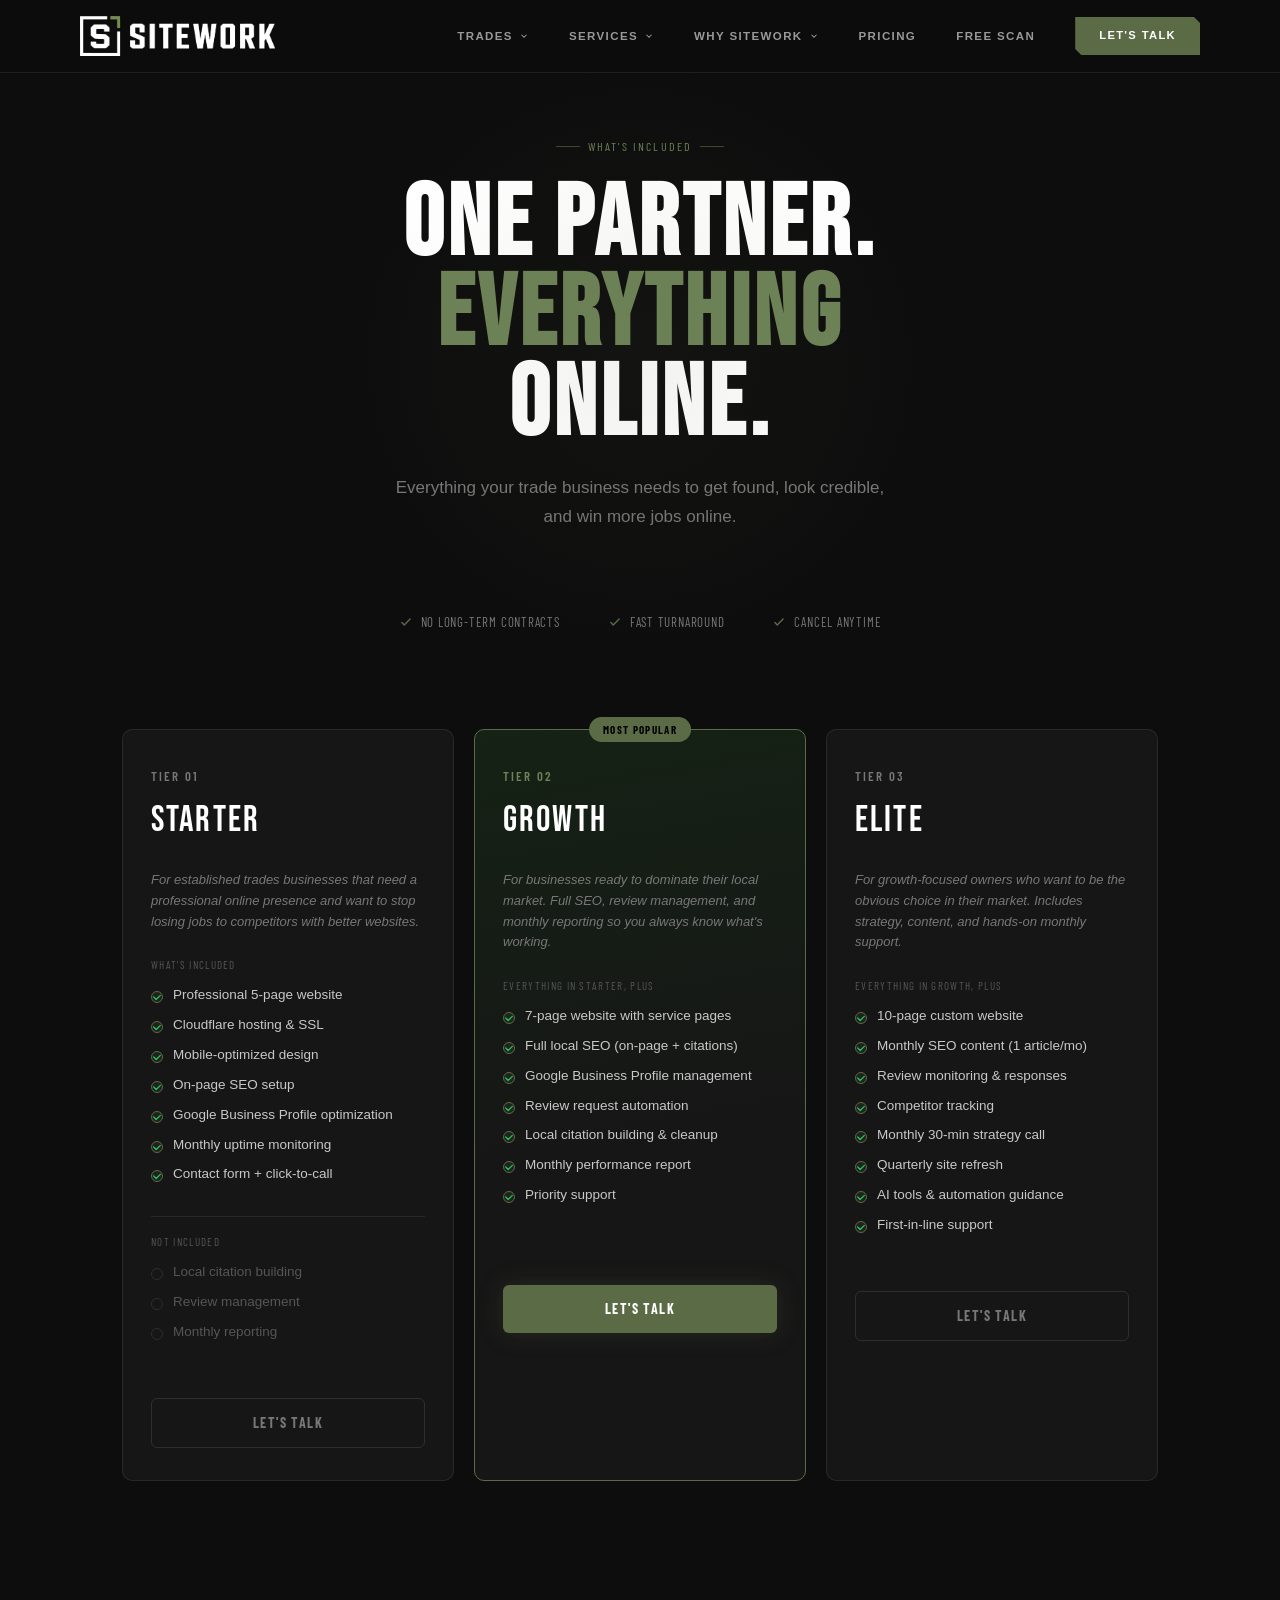
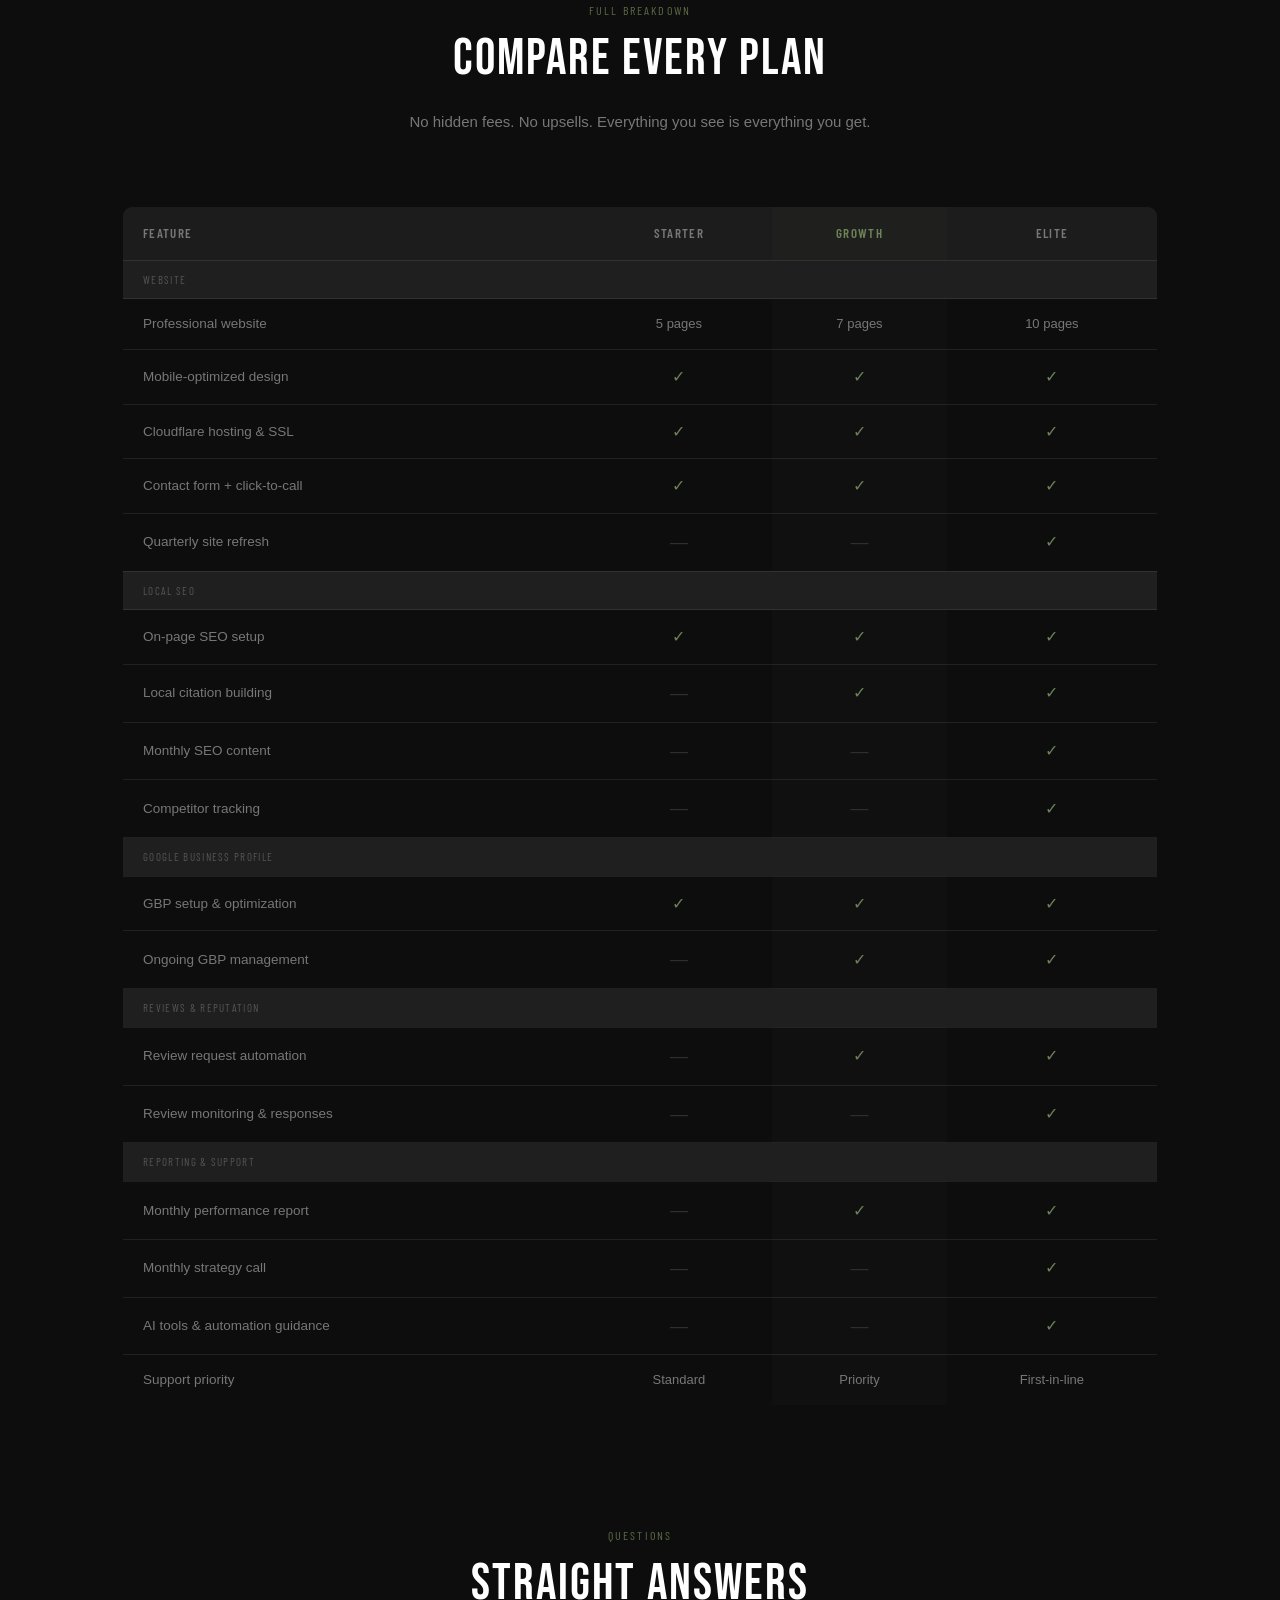
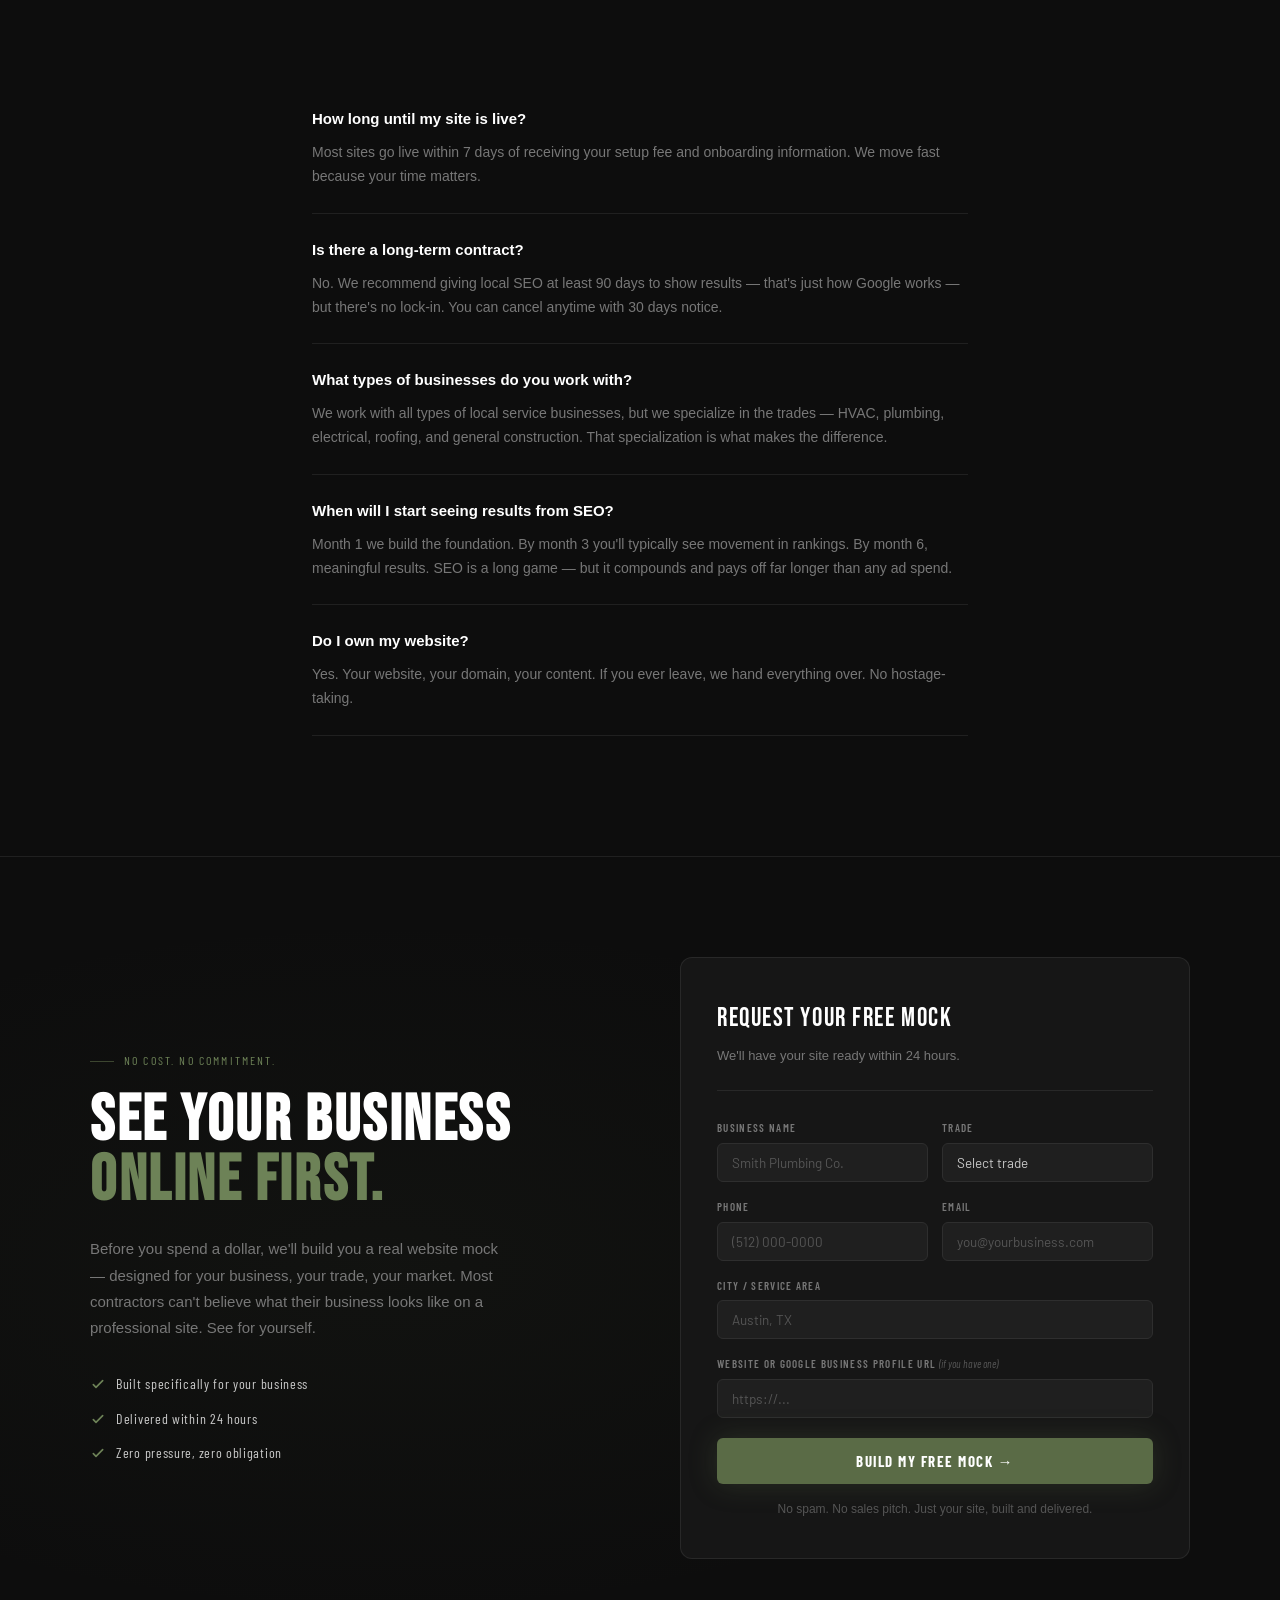
<file: pricing.html>
<!DOCTYPE html>
<html lang="en">
<head>
<meta charset="UTF-8">
<meta name="viewport" content="width=device-width, initial-scale=1.0">
<title>Services — Sitework</title>
<link href="https://fonts.googleapis.com/css2?family=Bebas+Neue&family=Barlow:ital,wght@0,400;0,500;0,600;1,400&family=Barlow+Condensed:wght@400;500;600;700&display=swap" rel="stylesheet">
<link rel="stylesheet" href="styles.css">
<style>
  :root {
    --black:   #0c0c0c;
    --dark:    #111111;
    --card:    #161616;
    --card2:   #1c1c1c;
    --border:  #252525;
    --border2: #2e2e2e;
    --text:    #d8d8d8;
    --dim:     #777;
    --dim2:    #555;
    --green:   #5A6B46;
    --green2:  #6D8257;
    --glow:    rgba(90,107,70,0.15);
    --white:   #f0f0f0;
  }

  *, *::before, *::after { margin: 0; padding: 0; box-sizing: border-box; }

  html { scroll-behavior: smooth; }

  body {
    padding-top: 0;
    background: var(--black);
    color: var(--text);
    font-family: 'Barlow', sans-serif;
    font-size: 15px;
    line-height: 1.6;
    -webkit-font-smoothing: antialiased;
  }

  /* ── HERO ── */
  .pr-hero {
    padding: 130px 40px 96px;
    text-align: center;
    position: relative;
    overflow: hidden;
  }
  .pr-hero::before {
    content: '';
    position: absolute;
    top: 60px; left: 50%; transform: translateX(-50%);
    width: 600px; height: 600px;
    background: radial-gradient(ellipse, rgba(90,107,70,0.08) 0%, transparent 70%);
    pointer-events: none;
  }
  .pr-hero-eyebrow {
    display: inline-flex;
    align-items: center;
    gap: 8px;
    font-family: 'Barlow Condensed', sans-serif;
    font-size: 12px;
    letter-spacing: 0.18em;
    text-transform: uppercase;
    color: var(--green2);
    margin-bottom: 24px;
  }
  .pr-hero-eyebrow::before, .pr-hero-eyebrow::after {
    content: '';
    display: block;
    width: 24px;
    height: 1px;
    background: var(--green);
    opacity: 0.6;
  }
  .pr-hero h1 {
    font-family: 'Bebas Neue', sans-serif;
    font-size: clamp(56px, 9vw, 100px);
    line-height: 0.9;
    letter-spacing: 0.04em;
    color: var(--white);
    margin-bottom: 24px;
  }
  .pr-hero h1 em {
    font-style: normal;
    color: var(--green2);
  }
  .pr-hero-sub {
    font-size: 17px;
    color: var(--dim);
    max-width: 520px;
    margin: 0 auto 48px;
    line-height: 1.7;
  }

  /* toggle */
  .toggle-wrap {
    display: inline-flex;
    align-items: center;
    gap: 12px;
    background: var(--card);
    border: 1px solid var(--border);
    border-radius: 100px;
    padding: 5px 6px;
    margin-bottom: 72px;
  }
  .toggle-btn {
    font-family: 'Barlow Condensed', sans-serif;
    font-size: 13px;
    letter-spacing: 0.08em;
    text-transform: uppercase;
    font-weight: 600;
    padding: 7px 20px;
    border-radius: 100px;
    border: none;
    cursor: pointer;
    background: transparent;
    color: var(--dim);
    transition: all 0.2s;
  }
  .toggle-btn.active {
    background: var(--green);
    color: #fff;
  }

  /* ── PRICING GRID ── */
  .pricing-section {
    max-width: 1100px;
    margin: 0 auto;
    padding: 0 32px 120px;
  }

  .cards {
    display: grid;
    grid-template-columns: repeat(3, 1fr);
    gap: 20px;
    align-items: stretch;
  }

  .card {
    background: var(--card);
    border: 1px solid var(--border);
    border-radius: 10px;
    padding: 36px 28px 32px;
    position: relative;
    transition: border-color 0.25s, transform 0.25s;
  }
  .card:hover {
    border-color: var(--border2);
    transform: translateY(-3px);
  }
  .card.featured {
    border-color: var(--green);
    background: linear-gradient(170deg, #152215 0%, var(--card) 55%);
  }
  .card.featured:hover { transform: translateY(-3px); }

  .card-badge {
    position: absolute;
    top: -13px;
    left: 50%;
    transform: translateX(-50%);
    background: var(--green);
    color: #000;
    font-family: 'Barlow Condensed', sans-serif;
    font-size: 11px;
    font-weight: 700;
    letter-spacing: 0.12em;
    text-transform: uppercase;
    padding: 4px 14px;
    border-radius: 100px;
    white-space: nowrap;
  }

  .card-tier {
    font-family: 'Barlow Condensed', sans-serif;
    font-size: 13px;
    letter-spacing: 0.15em;
    text-transform: uppercase;
    color: var(--dim);
    font-weight: 600;
    margin-bottom: 6px;
  }
  .card.featured .card-tier { color: var(--green2); }

  .card-name {
    font-family: 'Bebas Neue', sans-serif;
    font-size: 36px;
    letter-spacing: 0.06em;
    color: var(--white);
    margin-bottom: 20px;
  }

  .card-price {
    padding: 20px 0;
    border-top: 1px solid var(--border);
    border-bottom: 1px solid var(--border);
    margin-bottom: 24px;
  }
  .price-monthly {
    display: flex;
    align-items: baseline;
    gap: 4px;
    margin-bottom: 6px;
  }
  .price-dollar {
    font-family: 'Barlow Condensed', sans-serif;
    font-size: 20px;
    font-weight: 600;
    color: var(--dim);
    align-self: flex-start;
    padding-top: 8px;
  }
  .price-num {
    font-family: 'Bebas Neue', sans-serif;
    font-size: 56px;
    color: var(--white);
    line-height: 1;
  }
  .price-period {
    font-family: 'Barlow Condensed', sans-serif;
    font-size: 14px;
    color: var(--dim);
    letter-spacing: 0.05em;
  }
  .price-setup {
    font-size: 13px;
    color: var(--dim);
  }
  .price-setup strong {
    color: var(--text);
    font-weight: 600;
  }

  .card-desc {
    font-size: 13px;
    color: var(--dim);
    line-height: 1.6;
    margin-bottom: 24px;
    font-style: italic;
  }

  .features {
    list-style: none;
    display: flex;
    flex-direction: column;
    gap: 11px;
    margin-bottom: 32px;
  }
  .features li {
    font-size: 13.5px;
    color: var(--text);
    padding-left: 22px;
    position: relative;
    line-height: 1.4;
  }
  .features li::before {
    content: '';
    position: absolute;
    left: 0;
    top: 5px;
    width: 12px;
    height: 12px;
    background: var(--green-dim, rgba(90,107,70,0.15));
    border: 1px solid var(--green);
    border-radius: 50%;
    background-image: url("data:image/svg+xml,%3Csvg xmlns='http://www.w3.org/2000/svg' viewBox='0 0 12 12'%3E%3Cpath d='M2 6l3 3 5-5' stroke='%2322c55e' stroke-width='1.5' fill='none' stroke-linecap='round' stroke-linejoin='round'/%3E%3C/svg%3E");
    background-size: 10px;
    background-position: center;
    background-repeat: no-repeat;
  }
  .features li.muted {
    color: var(--dim2);
  }
  .features li.muted::before {
    background-image: none;
    background: transparent;
    border-color: var(--border2);
  }

  .divider {
    height: 1px;
    background: var(--border);
    margin: 16px 0;
  }
  .features-label {
    font-family: 'Barlow Condensed', sans-serif;
    font-size: 11px;
    letter-spacing: 0.12em;
    text-transform: uppercase;
    color: var(--dim2);
    margin-bottom: 12px;
    margin-top: 4px;
  }

  .card-cta {
    display: block;
    width: 100%;
    text-align: center;
    padding: 13px;
    border-radius: 6px;
    font-family: 'Barlow Condensed', sans-serif;
    font-size: 14px;
    font-weight: 700;
    letter-spacing: 0.1em;
    text-transform: uppercase;
    text-decoration: none;
    transition: all 0.2s;
    cursor: pointer;
    border: none;
  }
  .cta-outline {
    background: transparent;
    border: 1px solid var(--border2);
    color: var(--dim);
  }
  .cta-outline:hover {
    border-color: var(--green);
    color: var(--white);
  }
  .cta-solid {
    background: var(--green);
    color: #fff;
    box-shadow: 0 0 24px rgba(90,107,70,0.25);
  }
  .cta-solid:hover {
    background: var(--green2);
    box-shadow: 0 0 32px rgba(109,130,87,0.35);
  }

  /* ── WHAT'S INCLUDED ── */
  .included-section {
    max-width: 1100px;
    margin: 0 auto;
    padding: 0 32px 120px;
  }
  .section-header {
    text-align: center;
    margin-bottom: 56px;
  }
  .section-eyebrow {
    font-family: 'Barlow Condensed', sans-serif;
    font-size: 12px;
    letter-spacing: 0.18em;
    text-transform: uppercase;
    color: var(--green);
    margin-bottom: 12px;
  }
  .section-title {
    font-family: 'Bebas Neue', sans-serif;
    font-size: clamp(32px, 4vw, 48px);
    letter-spacing: 0.04em;
    color: var(--white);
    margin-bottom: 12px;
  }
  .section-sub {
    font-size: 15px;
    color: var(--dim);
    max-width: 480px;
    margin: 0 auto;
  }

  .compare-table {
    width: 100%;
    border-collapse: collapse;
    border: 1px solid var(--border);
    border-radius: 10px;
    overflow: hidden;
  }
  .compare-table thead tr {
    background: var(--card2);
  }
  .compare-table th {
    padding: 16px 20px;
    text-align: center;
    font-family: 'Barlow Condensed', sans-serif;
    font-size: 13px;
    letter-spacing: 0.1em;
    text-transform: uppercase;
    color: var(--dim);
    font-weight: 600;
    border-bottom: 1px solid var(--border);
  }
  .compare-table th:first-child { text-align: left; }
  .compare-table th.highlight {
    color: var(--green2);
    background: rgba(90,107,70,0.06);
  }
  .compare-table td {
    padding: 14px 20px;
    border-bottom: 1px solid var(--border);
    font-size: 13.5px;
    color: var(--text);
    text-align: center;
    vertical-align: middle;
  }
  .compare-table td:first-child { text-align: left; color: var(--dim); }
  .compare-table td.highlight { background: rgba(90,107,70,0.04); }
  .compare-table tr:last-child td { border-bottom: none; }
  .compare-table tr:hover td { background: rgba(255,255,255,0.015); }
  .compare-table tr:hover td.highlight { background: rgba(90,107,70,0.07); }

  .check { color: var(--green2); font-size: 16px; }
  .dash { color: var(--border2); font-size: 18px; }
  .partial { color: var(--dim); font-size: 13px; }

  .compare-table .row-group td {
    background: var(--dark);
    color: var(--dim2);
    font-family: 'Barlow Condensed', sans-serif;
    font-size: 11px;
    letter-spacing: 0.12em;
    text-transform: uppercase;
    padding: 10px 20px;
    border-bottom: 1px solid var(--border);
  }

  /* ── FAQ ── */
  .faq-section {
    max-width: 720px;
    margin: 0 auto;
    padding: 0 32px 120px;
  }
  .faq-item {
    border-bottom: 1px solid var(--border);
    padding: 24px 0;
  }
  .faq-q {
    font-size: 15px;
    font-weight: 600;
    color: var(--white);
    margin-bottom: 10px;
  }
  .faq-a {
    font-size: 14px;
    color: var(--dim);
    line-height: 1.7;
  }

  /* ── BOTTOM CTA ── */
  .bottom-cta {
    text-align: center;
    padding: 96px 32px 120px;
    border-top: 1px solid var(--border);
    position: relative;
    overflow: hidden;
  }
  .bottom-cta::before {
    content: '';
    position: absolute;
    bottom: 0; left: 50%; transform: translateX(-50%);
    width: 500px; height: 300px;
    background: radial-gradient(ellipse, rgba(90,107,70,0.07) 0%, transparent 70%);
    pointer-events: none;
  }
  .bottom-cta h2 {
    font-family: 'Bebas Neue', sans-serif;
    font-size: clamp(40px, 6vw, 72px);
    letter-spacing: 0.04em;
    color: var(--white);
    margin-bottom: 16px;
    line-height: 1;
  }
  .bottom-cta h2 span { color: var(--green2); }
  .bottom-cta p {
    font-size: 16px;
    color: var(--dim);
    margin-bottom: 40px;
    max-width: 440px;
    margin-left: auto;
    margin-right: auto;
  }
  .bottom-cta-btns {
    display: flex;
    gap: 12px;
    justify-content: center;
    flex-wrap: wrap;
  }
  .btn-primary {
    display: inline-block;
    background: var(--green);
    color: #fff;
    font-family: 'Barlow Condensed', sans-serif;
    font-size: 14px;
    font-weight: 700;
    letter-spacing: 0.1em;
    text-transform: uppercase;
    padding: 14px 32px;
    border-radius: 6px;
    text-decoration: none;
    transition: background 0.2s, box-shadow 0.2s;
    box-shadow: 0 0 28px rgba(90,107,70,0.25);
  }
  .btn-primary:hover {
    background: var(--green2);
    box-shadow: 0 0 40px rgba(109,130,87,0.35);
  }
  .btn-ghost {
    display: inline-block;
    background: transparent;
    color: var(--dim);
    font-family: 'Barlow Condensed', sans-serif;
    font-size: 14px;
    font-weight: 600;
    letter-spacing: 0.1em;
    text-transform: uppercase;
    padding: 14px 32px;
    border-radius: 6px;
    text-decoration: none;
    border: 1px solid var(--border2);
    transition: all 0.2s;
  }
  .btn-ghost:hover { color: var(--white); border-color: var(--dim); }

  /* ── TRUST BAR ── */
  .pr-trust-bar {
    display: flex;
    justify-content: center;
    gap: 48px;
    padding: 32px 32px 0;
    flex-wrap: wrap;
  }
  .pr-trust-item {
    display: flex;
    align-items: center;
    gap: 8px;
    font-family: 'Barlow Condensed', sans-serif;
    font-size: 13px;
    letter-spacing: 0.06em;
    color: var(--dim);
    text-transform: uppercase;
  }
  .pr-trust-item svg { color: var(--green); flex-shrink: 0; }

  @media (max-width: 800px) {
.pr-hero { padding: 120px 20px 72px; }
    .pricing-section, .included-section, .faq-section { padding-left: 20px; padding-right: 20px; }
    .cards { grid-template-columns: 1fr; }
    .card.featured { transform: none; }
    .card.featured:hover { transform: none; }
    .compare-table { font-size: 12px; }
    .compare-table th, .compare-table td { padding: 10px 12px; }
  }
</style>

</head>
<body>

<!-- NAV -->
<nav class="nav" id="nav">
  <div class="nav-inner">
    <a href="index.html" class="nav-logo">
      <img src="logo-horizontal.png" alt="Sitework" class="nav-logo-img" width="200" height="40">
    </a>
    <div class="nav-links">

      <!-- TRADES dropdown -->
      <div class="nav-drop" id="dropTrades">
        <button aria-haspopup="true" aria-expanded="false" onclick="toggleDrop('dropTrades')">
          Trades
          <svg viewBox="0 0 24 24"><path d="M6 9l6 6 6-6"/></svg>
        </button>
        <div class="nav-panel" role="menu">
          <div class="panel-label">Trades We Serve</div>
          <a href="hvac-website-design.html" role="menuitem">HVAC</a>
          <a href="plumber-website-design.html" role="menuitem">Plumbing</a>
          <a href="electrician-website-design.html" role="menuitem">Electrical</a>
          <a href="roofing-website-design.html" role="menuitem">Roofing</a>
          <a href="construction-website-design.html" role="menuitem">Construction</a>
          <a href="home-services-website-design.html" role="menuitem">Home Services</a>
        </div>
      </div>

      <!-- SERVICES dropdown -->
      <div class="nav-drop" id="dropServices">
        <button aria-haspopup="true" aria-expanded="false" onclick="toggleDrop('dropServices')">
          Services
          <svg viewBox="0 0 24 24"><path d="M6 9l6 6 6-6"/></svg>
        </button>
        <div class="nav-panel" role="menu">
          <div class="panel-label">What We Do</div>
          <a href="index.html#services" role="menuitem">Web Design</a>
          <a href="index.html#services" role="menuitem">Local SEO</a>
          <a href="index.html#services" role="menuitem">Google Business Profile</a>
          <a href="index.html#services" role="menuitem">Reputation Management</a>
          <a href="index.html#services" role="menuitem">Growth Strategy</a>
          <a href="index.html#services" role="menuitem">Consulting &amp; Coaching</a>
        </div>
      </div>

      <!-- WHY SITEWORK dropdown -->
      <div class="nav-drop" id="dropWhy">
        <button aria-haspopup="true" aria-expanded="false" onclick="toggleDrop('dropWhy')">
          Why Sitework
          <svg viewBox="0 0 24 24"><path d="M6 9l6 6 6-6"/></svg>
        </button>
        <div class="nav-panel" role="menu">
          <div class="panel-label">Learn More</div>
          <a href="why-sitework.html" role="menuitem">About</a>
          <a href="resources.html" role="menuitem">Resources</a>
        </div>
      </div>
      <a href="pricing.html" class="active">Pricing</a>
      <a href="https://analyzer.sitework.build/scan" class="nav-scan" target="_blank">Free Scan</a>
      <a href="index.html#contact" class="nav-cta">Let's Talk</a>
    </div>
    <button class="hamburger" id="hamburger" aria-label="Menu">
      <span></span><span></span><span></span>
    </button>
  </div>
  <div class="mobile-menu" id="mobileMenu">
    <span class="mobile-drop-label">Trades We Serve</span>
    <a href="hvac-website-design.html" class="indent" onclick="closeMobile()">HVAC</a>
    <a href="plumber-website-design.html" class="indent" onclick="closeMobile()">Plumbing</a>
    <a href="electrician-website-design.html" class="indent" onclick="closeMobile()">Electrical</a>
    <a href="roofing-website-design.html" class="indent" onclick="closeMobile()">Roofing</a>
    <a href="construction-website-design.html" class="indent" onclick="closeMobile()">Construction</a>
    <a href="home-services-website-design.html" class="indent" onclick="closeMobile()">Home Services</a>
    <span class="mobile-drop-label">Services</span>
    <a href="index.html#services" class="indent" onclick="closeMobile()">Web Design</a>
    <a href="index.html#services" class="indent" onclick="closeMobile()">Local SEO</a>
    <a href="index.html#services" class="indent" onclick="closeMobile()">Google Business Profile</a>
    <a href="index.html#services" class="indent" onclick="closeMobile()">Reputation Management</a>
    <a href="index.html#services" class="indent" onclick="closeMobile()">Growth Strategy</a>
    <a href="index.html#services" class="indent" onclick="closeMobile()">Consulting &amp; Coaching</a>
    <span class="mobile-drop-label">Why Sitework</span>
    <a href="why-sitework.html" class="indent" onclick="closeMobile()">About</a>
    <a href="resources.html" class="indent" onclick="closeMobile()">Resources</a>
    <a href="pricing.html" onclick="closeMobile()">Pricing</a>
    <a href="https://analyzer.sitework.build/scan" onclick="closeMobile()" class="mobile-scan" target="_blank">Free Site Scan</a>
    <a href="index.html#contact" onclick="closeMobile()" class="mobile-cta">Let's Talk</a>
  </div>
</nav>

<!-- HERO -->
<div class="pr-hero">
  <div class="pr-hero-eyebrow">What's Included</div>
  <h1>ONE PARTNER.<br><em>EVERYTHING</em><br>ONLINE.</h1>
  <p class="pr-hero-sub">Everything your trade business needs to get found, look credible, and win more jobs online.</p>

  <div class="pr-trust-bar">
    <div class="pr-trust-item">
      <svg width="14" height="14" fill="none" viewBox="0 0 24 24" stroke="currentColor" stroke-width="2.5"><path stroke-linecap="round" stroke-linejoin="round" d="M5 13l4 4L19 7"/></svg>
      No long-term contracts
    </div>
    <div class="pr-trust-item">
      <svg width="14" height="14" fill="none" viewBox="0 0 24 24" stroke="currentColor" stroke-width="2.5"><path stroke-linecap="round" stroke-linejoin="round" d="M5 13l4 4L19 7"/></svg>
      Fast turnaround
    </div>
    <div class="pr-trust-item">
      <svg width="14" height="14" fill="none" viewBox="0 0 24 24" stroke="currentColor" stroke-width="2.5"><path stroke-linecap="round" stroke-linejoin="round" d="M5 13l4 4L19 7"/></svg>
      Cancel anytime
    </div>
  </div>
</div>

<!-- PRICING CARDS -->
<div class="pricing-section">
  <div class="cards">

    <!-- STARTER -->
    <div class="card">
      <div class="card-tier">Tier 01</div>
      <div class="card-name">Starter</div>
      <p class="card-desc">For established trades businesses that need a professional online presence and want to stop losing jobs to competitors with better websites.</p>

      <div class="features-label">What's included</div>
      <ul class="features">
        <li>Professional 5-page website</li>
        <li>Cloudflare hosting & SSL</li>
        <li>Mobile-optimized design</li>
        <li>On-page SEO setup</li>
        <li>Google Business Profile optimization</li>
        <li>Monthly uptime monitoring</li>
        <li>Contact form + click-to-call</li>
      </ul>

      <div class="divider"></div>
      <div class="features-label">Not included</div>
      <ul class="features">
        <li class="muted">Local citation building</li>
        <li class="muted">Review management</li>
        <li class="muted">Monthly reporting</li>
      </ul>

      <br>
      <a href="get-started.html" class="card-cta cta-outline">Let's Talk</a>
    </div>
    <div class="card featured">
      <div class="card-badge">Most Popular</div>
      <div class="card-tier">Tier 02</div>
      <div class="card-name">Growth</div>
      <p class="card-desc">For businesses ready to dominate their local market. Full SEO, review management, and monthly reporting so you always know what's working.</p>

      <div class="features-label">Everything in Starter, plus</div>
      <ul class="features">
        <li>7-page website with service pages</li>
        <li>Full local SEO (on-page + citations)</li>
        <li>Google Business Profile management</li>
        <li>Review request automation</li>
        <li>Local citation building & cleanup</li>
        <li>Monthly performance report</li>
        <li>Priority support</li>
      </ul>

      <br><br>
      <a href="get-started.html" class="card-cta cta-solid">Let's Talk</a>
    </div>

    <!-- ELITE -->
    <div class="card">
      <div class="card-tier">Tier 03</div>
      <div class="card-name">Elite</div>
      <p class="card-desc">For growth-focused owners who want to be the obvious choice in their market. Includes strategy, content, and hands-on monthly support.</p>

      <div class="features-label">Everything in Growth, plus</div>
      <ul class="features">
        <li>10-page custom website</li>
        <li>Monthly SEO content (1 article/mo)</li>
        <li>Review monitoring & responses</li>
        <li>Competitor tracking</li>
        <li>Monthly 30-min strategy call</li>
        <li>Quarterly site refresh</li>
        <li>AI tools & automation guidance</li>
        <li>First-in-line support</li>
      </ul>

      <br>
      <a href="get-started.html" class="card-cta cta-outline">Let's Talk</a>
    </div>

  </div>
</div>

<!-- COMPARISON TABLE -->
<div class="included-section">
  <div class="section-header">
    <div class="section-eyebrow">Full Breakdown</div>
    <div class="section-title">Compare Every Plan</div>
    <p class="section-sub">No hidden fees. No upsells. Everything you see is everything you get.</p>
  </div>

  <table class="compare-table">
    <thead>
      <tr>
        <th>Feature</th>
        <th>Starter</th>
        <th class="highlight">Growth</th>
        <th>Elite</th>
      </tr>
    </thead>
    <tbody>
      <tr class="row-group"><td colspan="4">Website</td></tr>
      <tr>
        <td>Professional website</td>
        <td><span class="partial">5 pages</span></td>
        <td class="highlight"><span class="partial">7 pages</span></td>
        <td><span class="partial">10 pages</span></td>
      </tr>
      <tr>
        <td>Mobile-optimized design</td>
        <td><span class="check">✓</span></td>
        <td class="highlight"><span class="check">✓</span></td>
        <td><span class="check">✓</span></td>
      </tr>
      <tr>
        <td>Cloudflare hosting & SSL</td>
        <td><span class="check">✓</span></td>
        <td class="highlight"><span class="check">✓</span></td>
        <td><span class="check">✓</span></td>
      </tr>
      <tr>
        <td>Contact form + click-to-call</td>
        <td><span class="check">✓</span></td>
        <td class="highlight"><span class="check">✓</span></td>
        <td><span class="check">✓</span></td>
      </tr>
      <tr>
        <td>Quarterly site refresh</td>
        <td><span class="dash">—</span></td>
        <td class="highlight"><span class="dash">—</span></td>
        <td><span class="check">✓</span></td>
      </tr>

      <tr class="row-group"><td colspan="4">Local SEO</td></tr>
      <tr>
        <td>On-page SEO setup</td>
        <td><span class="check">✓</span></td>
        <td class="highlight"><span class="check">✓</span></td>
        <td><span class="check">✓</span></td>
      </tr>
      <tr>
        <td>Local citation building</td>
        <td><span class="dash">—</span></td>
        <td class="highlight"><span class="check">✓</span></td>
        <td><span class="check">✓</span></td>
      </tr>
      <tr>
        <td>Monthly SEO content</td>
        <td><span class="dash">—</span></td>
        <td class="highlight"><span class="dash">—</span></td>
        <td><span class="check">✓</span></td>
      </tr>
      <tr>
        <td>Competitor tracking</td>
        <td><span class="dash">—</span></td>
        <td class="highlight"><span class="dash">—</span></td>
        <td><span class="check">✓</span></td>
      </tr>

      <tr class="row-group"><td colspan="4">Google Business Profile</td></tr>
      <tr>
        <td>GBP setup & optimization</td>
        <td><span class="check">✓</span></td>
        <td class="highlight"><span class="check">✓</span></td>
        <td><span class="check">✓</span></td>
      </tr>
      <tr>
        <td>Ongoing GBP management</td>
        <td><span class="dash">—</span></td>
        <td class="highlight"><span class="check">✓</span></td>
        <td><span class="check">✓</span></td>
      </tr>

      <tr class="row-group"><td colspan="4">Reviews & Reputation</td></tr>
      <tr>
        <td>Review request automation</td>
        <td><span class="dash">—</span></td>
        <td class="highlight"><span class="check">✓</span></td>
        <td><span class="check">✓</span></td>
      </tr>
      <tr>
        <td>Review monitoring & responses</td>
        <td><span class="dash">—</span></td>
        <td class="highlight"><span class="dash">—</span></td>
        <td><span class="check">✓</span></td>
      </tr>

      <tr class="row-group"><td colspan="4">Reporting & Support</td></tr>
      <tr>
        <td>Monthly performance report</td>
        <td><span class="dash">—</span></td>
        <td class="highlight"><span class="check">✓</span></td>
        <td><span class="check">✓</span></td>
      </tr>
      <tr>
        <td>Monthly strategy call</td>
        <td><span class="dash">—</span></td>
        <td class="highlight"><span class="dash">—</span></td>
        <td><span class="check">✓</span></td>
      </tr>
      <tr>
        <td>AI tools & automation guidance</td>
        <td><span class="dash">—</span></td>
        <td class="highlight"><span class="dash">—</span></td>
        <td><span class="check">✓</span></td>
      </tr>
      <tr>
        <td>Support priority</td>
        <td><span class="partial">Standard</span></td>
        <td class="highlight"><span class="partial">Priority</span></td>
        <td><span class="partial">First-in-line</span></td>
      </tr>

    </tbody>
  </table>
</div>

<!-- FAQ -->
<div class="faq-section">
  <div class="section-header">
    <div class="section-eyebrow">Questions</div>
    <div class="section-title">Straight Answers</div>
  </div>

  <div class="faq-item">
    <div class="faq-q">How long until my site is live?</div>
    <div class="faq-a">Most sites go live within 7 days of receiving your setup fee and onboarding information. We move fast because your time matters.</div>
  </div>
  <div class="faq-item">
    <div class="faq-q">Is there a long-term contract?</div>
    <div class="faq-a">No. We recommend giving local SEO at least 90 days to show results — that's just how Google works — but there's no lock-in. You can cancel anytime with 30 days notice.</div>
  </div>
  <div class="faq-item">
    <div class="faq-q">What types of businesses do you work with?</div>
    <div class="faq-a">We work with all types of local service businesses, but we specialize in the trades — HVAC, plumbing, electrical, roofing, and general construction. That specialization is what makes the difference.</div>
  </div>
  <div class="faq-item">
    <div class="faq-q">When will I start seeing results from SEO?</div>
    <div class="faq-a">Month 1 we build the foundation. By month 3 you'll typically see movement in rankings. By month 6, meaningful results. SEO is a long game — but it compounds and pays off far longer than any ad spend.</div>
  </div>
  <div class="faq-item">
    <div class="faq-q">Do I own my website?</div>
    <div class="faq-a">Yes. Your website, your domain, your content. If you ever leave, we hand everything over. No hostage-taking.</div>
  </div>
</div>

<!-- FREE MOCK CTA -->
<div class="mock-cta" id="free-mock">
  <div class="mock-cta-inner">

    <div class="mock-cta-left">
      <div class="mock-eyebrow">No Cost. No Commitment.</div>
      <h2 class="mock-headline">SEE YOUR BUSINESS<br><span>ONLINE FIRST.</span></h2>
      <p class="mock-sub">Before you spend a dollar, we'll build you a real website mock — designed for your business, your trade, your market. Most contractors can't believe what their business looks like on a professional site. See for yourself.</p>
      <ul class="mock-promises">
        <li>
          <svg width="16" height="16" fill="none" viewBox="0 0 24 24" stroke="currentColor" stroke-width="2.5"><path stroke-linecap="round" stroke-linejoin="round" d="M5 13l4 4L19 7"/></svg>
          Built specifically for your business
        </li>
        <li>
          <svg width="16" height="16" fill="none" viewBox="0 0 24 24" stroke="currentColor" stroke-width="2.5"><path stroke-linecap="round" stroke-linejoin="round" d="M5 13l4 4L19 7"/></svg>
          Delivered within 24 hours
        </li>
        <li>
          <svg width="16" height="16" fill="none" viewBox="0 0 24 24" stroke="currentColor" stroke-width="2.5"><path stroke-linecap="round" stroke-linejoin="round" d="M5 13l4 4L19 7"/></svg>
          Zero pressure, zero obligation
        </li>
      </ul>
    </div>

    <div class="mock-cta-right">
      <div class="mock-form-wrap">
        <div class="mock-form-header">
          <div class="mock-form-title">Request Your Free Mock</div>
          <div class="mock-form-sub">We'll have your site ready within 24 hours.</div>
        </div>
        <form class="mock-form" action="https://api.web3forms.com/submit" method="POST">
          <input type="hidden" name="access_key" value="853ceabe-3621-49c5-bf83-e2f7c9c20b9d">
          <input type="hidden" name="subject" value="Free Website Mock Request — sitework.build">
          <input type="hidden" name="redirect" value="https://sitework.build/thankyou.html">

          <div class="mock-form-row">
            <div class="mock-form-group">
              <label>Business Name</label>
              <input type="text" name="business_name" placeholder="Smith Plumbing Co." required>
            </div>
            <div class="mock-form-group">
              <label>Trade</label>
              <select name="trade" required>
                <option value="" disabled selected>Select trade</option>
                <option>HVAC</option>
                <option>Plumbing</option>
                <option>Electrical</option>
                <option>Roofing</option>
                <option>Construction</option>
                <option>Home Services</option>
                <option>Other</option>
              </select>
            </div>
          </div>

          <div class="mock-form-row">
            <div class="mock-form-group">
              <label>Phone</label>
              <input type="tel" name="phone" placeholder="(512) 000-0000" required>
            </div>
            <div class="mock-form-group">
              <label>Email</label>
              <input type="email" name="email" placeholder="you@yourbusiness.com" required>
            </div>
          </div>

          <div class="mock-form-group">
            <label>City / Service Area</label>
            <input type="text" name="city" placeholder="Austin, TX" required>
          </div>

          <div class="mock-form-group">
            <label>Website or Google Business Profile URL <span class="optional">(if you have one)</span></label>
            <input type="url" name="url" placeholder="https://...">
          </div>

          <button type="submit" class="mock-submit">Build My Free Mock →</button>
          <p class="mock-form-note">No spam. No sales pitch. Just your site, built and delivered.</p>
        </form>
      </div>
    </div>

  </div>
</div>

<link rel="stylesheet" href="styles.css">
<style>
  /* ── FREE MOCK CTA ── */
  .mock-cta {
    border-top: 1px solid var(--border);
    padding: 100px 40px 120px;
    position: relative;
    overflow: hidden;
  }
  .mock-cta::before {
    content: '';
    position: absolute;
    top: 0; left: 0; right: 0; bottom: 0;
    background: radial-gradient(ellipse at 30% 50%, rgba(90,107,70,0.06) 0%, transparent 60%);
    pointer-events: none;
  }
  .mock-cta-inner {
    max-width: 1100px;
    margin: 0 auto;
    display: grid;
    grid-template-columns: 1fr 1fr;
    gap: 80px;
    align-items: center;
    position: relative;
    z-index: 1;
  }

  /* Left */
  .mock-eyebrow {
    font-family: 'Barlow Condensed', sans-serif;
    font-size: 12px;
    letter-spacing: 0.18em;
    text-transform: uppercase;
    color: var(--green2);
    margin-bottom: 20px;
    display: flex;
    align-items: center;
    gap: 10px;
  }
  .mock-eyebrow::before {
    content: '';
    display: block;
    width: 24px;
    height: 1px;
    background: var(--green);
    opacity: 0.6;
  }
  .mock-headline {
    font-family: 'Bebas Neue', sans-serif;
    font-size: clamp(40px, 5vw, 66px);
    letter-spacing: 0.04em;
    color: var(--white);
    line-height: 0.95;
    margin-bottom: 24px;
  }
  .mock-headline span { color: var(--green2); }
  .mock-sub {
    font-size: 15px;
    color: var(--dim);
    line-height: 1.75;
    margin-bottom: 32px;
    max-width: 420px;
  }
  .mock-promises {
    list-style: none;
    display: flex;
    flex-direction: column;
    gap: 12px;
  }
  .mock-promises li {
    display: flex;
    align-items: center;
    gap: 10px;
    font-family: 'Barlow Condensed', sans-serif;
    font-size: 14px;
    letter-spacing: 0.05em;
    color: var(--text);
  }
  .mock-promises li svg { color: var(--green2); flex-shrink: 0; }

  /* Right — form card */
  .mock-form-wrap {
    background: var(--card);
    border: 1px solid var(--border);
    border-radius: 12px;
    padding: 40px 36px;
  }
  .mock-form-header {
    margin-bottom: 28px;
    padding-bottom: 24px;
    border-bottom: 1px solid var(--border);
  }
  .mock-form-title {
    font-family: 'Bebas Neue', sans-serif;
    font-size: 26px;
    letter-spacing: 0.06em;
    color: var(--white);
    margin-bottom: 6px;
  }
  .mock-form-sub {
    font-size: 13px;
    color: var(--dim);
  }

  .mock-form { display: flex; flex-direction: column; gap: 16px; }
  .mock-form-row {
    display: grid;
    grid-template-columns: 1fr 1fr;
    gap: 14px;
  }
  .mock-form-group {
    display: flex;
    flex-direction: column;
    gap: 6px;
  }
  .mock-form-group label {
    font-family: 'Barlow Condensed', sans-serif;
    font-size: 11px;
    letter-spacing: 0.12em;
    text-transform: uppercase;
    color: var(--dim);
    font-weight: 600;
  }
  .optional {
    font-weight: 400;
    text-transform: none;
    letter-spacing: 0;
    color: var(--dim2);
    font-style: italic;
  }
  .mock-form-group input,
  .mock-form-group select {
    background: var(--dark);
    border: 1px solid var(--border2);
    border-radius: 6px;
    padding: 10px 14px;
    color: var(--white);
    font-family: 'Barlow', sans-serif;
    font-size: 13.5px;
    outline: none;
    transition: border-color 0.2s;
    -webkit-appearance: none;
    appearance: none;
  }
  .mock-form-group input::placeholder { color: var(--dim2); }
  .mock-form-group input:focus,
  .mock-form-group select:focus { border-color: var(--green); }
  .mock-form-group select { cursor: pointer; color: var(--text); }
  .mock-form-group select option { background: var(--dark); }

  .mock-submit {
    width: 100%;
    background: var(--green);
    color: #fff;
    font-family: 'Barlow Condensed', sans-serif;
    font-size: 15px;
    font-weight: 700;
    letter-spacing: 0.1em;
    text-transform: uppercase;
    padding: 14px;
    border-radius: 6px;
    border: none;
    cursor: pointer;
    box-shadow: 0 0 28px rgba(90,107,70,0.3);
    transition: background 0.2s, box-shadow 0.2s;
    margin-top: 4px;
  }
  .mock-submit:hover {
    background: var(--green2);
    box-shadow: 0 0 40px rgba(109,130,87,0.4);
  }
  .mock-form-note {
    font-size: 12px;
    color: var(--dim2);
    text-align: center;
    line-height: 1.5;
  }

  @media (max-width: 800px) {
    .mock-cta { padding: 72px 20px 96px; }
    .mock-cta-inner { grid-template-columns: 1fr; gap: 48px; }
    .mock-form-wrap { padding: 28px 20px; }
    .mock-form-row { grid-template-columns: 1fr; }
  }
</style>






<script>
// Nav scroll
const nav = document.getElementById('nav');
if (nav) window.addEventListener('scroll', () => nav.classList.toggle('scrolled', window.scrollY > 50), {passive:true});

// Mobile menu
const hamburger = document.getElementById('hamburger');
const mobileMenu = document.getElementById('mobileMenu');
if (hamburger) hamburger.addEventListener('click', () => {
  mobileMenu.classList.toggle('open');
  document.body.classList.toggle('menu-open', mobileMenu.classList.contains('open'));
});
function closeMobile() {
  if (mobileMenu) { mobileMenu.classList.remove('open'); document.body.classList.remove('menu-open'); }
}

// Dropdowns
function toggleDrop(id) {
  const el = document.getElementById(id);
  const isOpen = el.classList.contains('open');
  document.querySelectorAll('.nav-drop').forEach(d => {
    d.classList.remove('open');
    const b = d.querySelector('button');
    if (b) b.setAttribute('aria-expanded','false');
  });
  if (!isOpen) {
    el.classList.add('open');
    el.querySelector('button').setAttribute('aria-expanded','true');
  }
}
document.addEventListener('click', function(e) {
  if (!e.target.closest('.nav-drop')) {
    document.querySelectorAll('.nav-drop').forEach(d => d.classList.remove('open'));
  }
});
document.addEventListener('keydown', function(e) {
  if (e.key === 'Escape') document.querySelectorAll('.nav-drop').forEach(d => d.classList.remove('open'));
});
</script>
</body>
</html>
</file>
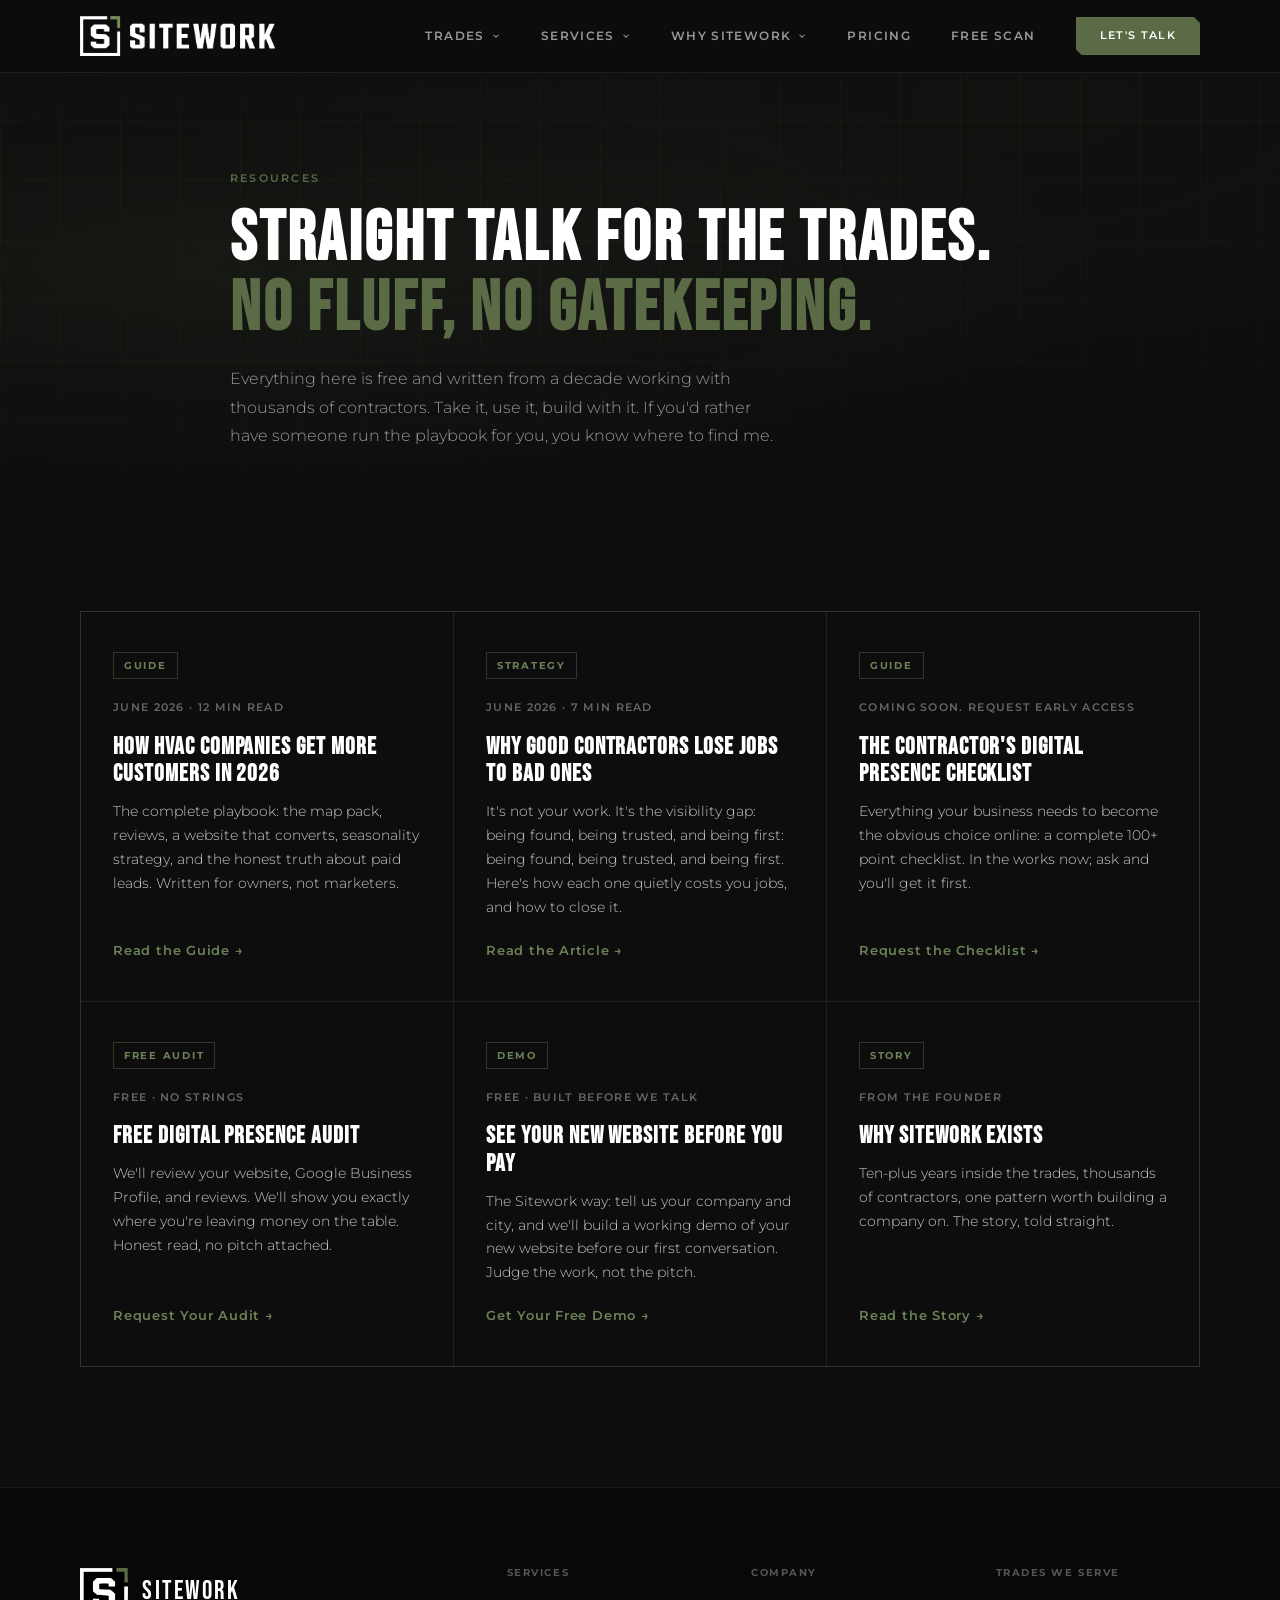
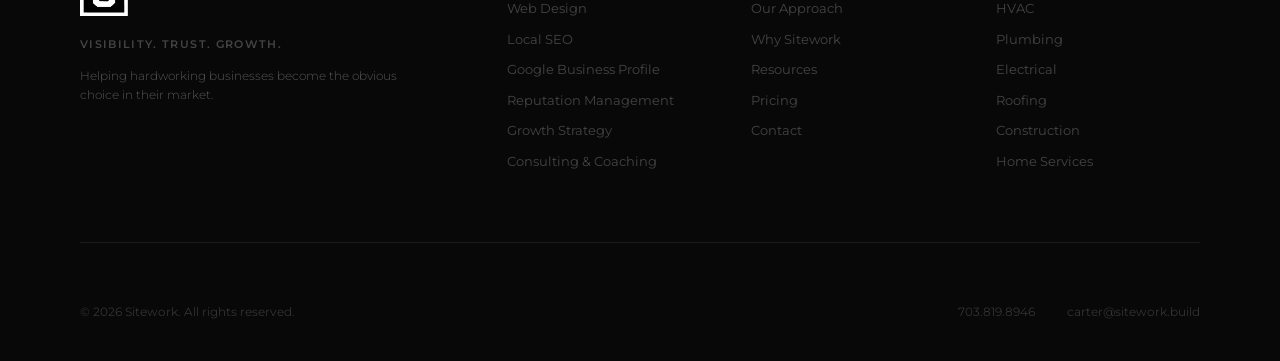
<file: resources.html>
<!DOCTYPE html>
<html lang="en">
<head>
<meta charset="UTF-8">
<meta name="viewport" content="width=device-width, initial-scale=1.0">
<title>Resources for Contractors — Guides, Strategy & Free Tools | SITEWORK</title>
<meta name="description" content="Free guides and straight-talk strategy for trades contractors: how to get more customers, why good contractors lose jobs to bad ones, and a free digital presence audit.">

<link rel="canonical" href="https://sitework.build/resources">

<meta property="og:title" content="Resources for Contractors — Guides, Strategy & Free Tools">
<meta property="og:description" content="Free guides and straight-talk strategy for trades contractors, from Sitework.">
<meta property="og:type" content="website">
<meta property="og:url" content="https://sitework.build/resources">

<script type="application/ld+json">
{
  "@context": "https://schema.org",
  "@type": "CollectionPage",
  "name": "Sitework Resources",
  "url": "https://sitework.build/resources",
  "description": "Guides and strategy for trades contractors on visibility, trust, and growth."
}
</script>

<link rel="icon" type="image/x-icon" href="favicon.ico">
<link rel="icon" type="image/png" sizes="32x32" href="favicon-32.png">
<link rel="apple-touch-icon" sizes="180x180" href="apple-touch-icon.png">
<link rel="preconnect" href="https://fonts.googleapis.com">
<link rel="preconnect" href="https://fonts.gstatic.com" crossorigin>
<link href="https://fonts.googleapis.com/css2?family=Bebas+Neue&family=Montserrat:wght@300;400;500;600;700&display=swap" rel="stylesheet">
<link rel="stylesheet" href="styles.css">

<style>
.rs-hero { position:relative; padding:170px 0 80px; overflow:hidden; }
.rs-hero .hero-bg { position:absolute; inset:0; }
.rs-hero-inner { position:relative; z-index:1; max-width:900px; margin:0 auto; padding:0 40px; }
.rs-h1 { font-size:clamp(2.8rem,5.5vw,4.6rem); line-height:1; margin-bottom:20px; }
.rs-h1 em { font-style:normal; color:var(--green); }
.rs-sub { font-size:1rem; color:#999; max-width:560px; line-height:1.8; font-weight:300; }
.rs-list { padding:80px 0 120px; }
.rs-grid { display:grid; grid-template-columns:repeat(3,1fr); gap:1px; background:var(--border); border:1px solid var(--border); }
.rs-card { background:var(--black); padding:40px 32px; display:flex; flex-direction:column; position:relative; overflow:hidden; transition:background 0.2s; }
.rs-card:hover { background:var(--dark); }
.rs-card::after { content:''; position:absolute; top:0; left:0; height:2px; width:100%; background:var(--green-light);
  transform:scaleX(0); transform-origin:left; transition:transform 0.45s cubic-bezier(0.22,1,0.36,1); }
.rs-card:hover::after { transform:scaleX(1); }
.rs-tag { display:inline-block; align-self:flex-start; font-size:0.6rem; font-weight:700; letter-spacing:0.18em; text-transform:uppercase;
  color:var(--green-light); border:1px solid rgba(90,107,70,0.45); padding:5px 10px; margin-bottom:20px; }
.rs-card h2 { font-size:1.5rem; line-height:1.15; margin-bottom:12px; }
.rs-card p { font-size:0.88rem; line-height:1.7; font-weight:300; flex:1; margin-bottom:20px; }
.rs-card .meta { font-size:0.68rem; letter-spacing:0.12em; text-transform:uppercase; color:#666; font-weight:600; margin-bottom:16px; }
.rs-link { color:var(--green-light); text-decoration:none; font-size:0.82rem; font-weight:600; letter-spacing:0.06em; transition:letter-spacing 0.25s; }
.rs-card:hover .rs-link { letter-spacing:0.1em; }
@media (max-width:1024px) { .rs-grid { grid-template-columns:repeat(2,1fr); } }
@media (max-width:680px) { .rs-grid { grid-template-columns:1fr; } .rs-hero { padding:140px 0 60px; } }
@media (prefers-reduced-motion: reduce) { .rs-card::after { transition:none; } }
</style>
</head>
<body>

<!-- NAV (shared) -->
<nav class="nav" id="nav">
  <div class="nav-inner">
    <a href="index.html" class="nav-logo">
      <img src="logo-horizontal.png" alt="Sitework" class="nav-logo-img" width="200" height="40">
    </a>
    <div class="nav-links">

      <!-- TRADES dropdown -->
      <div class="nav-drop" id="dropTrades">
        <button aria-haspopup="true" aria-expanded="false" onclick="toggleDrop('dropTrades')">
          Trades
          <svg viewBox="0 0 24 24"><path d="M6 9l6 6 6-6"/></svg>
        </button>
        <div class="nav-panel" role="menu">
          <div class="panel-label">Trades We Serve</div>
          <a href="hvac-website-design.html" role="menuitem">HVAC</a>
          <a href="plumber-website-design.html" role="menuitem">Plumbing</a>
          <a href="electrician-website-design.html" role="menuitem">Electrical</a>
          <a href="roofing-website-design.html" role="menuitem">Roofing</a>
          <a href="construction-website-design.html" role="menuitem">Construction</a>
          <a href="home-services-website-design.html" role="menuitem">Home Services</a>
        </div>
      </div>

      <!-- SERVICES dropdown -->
      <div class="nav-drop" id="dropServices">
        <button aria-haspopup="true" aria-expanded="false" onclick="toggleDrop('dropServices')">
          Services
          <svg viewBox="0 0 24 24"><path d="M6 9l6 6 6-6"/></svg>
        </button>
        <div class="nav-panel" role="menu">
          <div class="panel-label">What We Do</div>
          <a href="index.html#services" role="menuitem">Web Design</a>
          <a href="index.html#services" role="menuitem">Local SEO</a>
          <a href="index.html#services" role="menuitem">Google Business Profile</a>
          <a href="index.html#services" role="menuitem">Reputation Management</a>
          <a href="index.html#services" role="menuitem">Growth Strategy</a>
          <a href="index.html#services" role="menuitem">Consulting &amp; Coaching</a>
        </div>
      </div>

      <!-- WHY SITEWORK dropdown -->
      <div class="nav-drop" id="dropWhy">
        <button aria-haspopup="true" aria-expanded="false" onclick="toggleDrop('dropWhy')">
          Why Sitework
          <svg viewBox="0 0 24 24"><path d="M6 9l6 6 6-6"/></svg>
        </button>
        <div class="nav-panel" role="menu">
          <div class="panel-label">Learn More</div>
          <a href="why-sitework.html" role="menuitem">About</a>
          <a href="resources.html" role="menuitem">Resources</a>
        </div>
      </div>
      <a href="pricing.html">Pricing</a>
      <a href="https://analyzer.sitework.build/scan" class="nav-scan" target="_blank">Free Scan</a>
      <a href="index.html#contact" class="nav-cta">Let's Talk</a>
    </div>
    <button class="hamburger" id="hamburger" aria-label="Menu">
      <span></span><span></span><span></span>
    </button>
  </div>
  <div class="mobile-menu" id="mobileMenu">
    <span class="mobile-drop-label">Trades We Serve</span>
    <a href="hvac-website-design.html" class="indent" onclick="closeMobile()">HVAC</a>
    <a href="plumber-website-design.html" class="indent" onclick="closeMobile()">Plumbing</a>
    <a href="electrician-website-design.html" class="indent" onclick="closeMobile()">Electrical</a>
    <a href="roofing-website-design.html" class="indent" onclick="closeMobile()">Roofing</a>
    <a href="construction-website-design.html" class="indent" onclick="closeMobile()">Construction</a>
    <a href="home-services-website-design.html" class="indent" onclick="closeMobile()">Home Services</a>
    <span class="mobile-drop-label">Services</span>
    <a href="index.html#services" class="indent" onclick="closeMobile()">Web Design</a>
    <a href="index.html#services" class="indent" onclick="closeMobile()">Local SEO</a>
    <a href="index.html#services" class="indent" onclick="closeMobile()">Google Business Profile</a>
    <a href="index.html#services" class="indent" onclick="closeMobile()">Reputation Management</a>
    <a href="index.html#services" class="indent" onclick="closeMobile()">Growth Strategy</a>
    <a href="index.html#services" class="indent" onclick="closeMobile()">Consulting &amp; Coaching</a>
    <span class="mobile-drop-label">Why Sitework</span>
    <a href="why-sitework.html" class="indent" onclick="closeMobile()">About</a>
    <a href="resources.html" class="indent" onclick="closeMobile()">Resources</a>
    <a href="pricing.html" onclick="closeMobile()">Pricing</a>
    <a href="https://analyzer.sitework.build/scan" onclick="closeMobile()" class="mobile-scan" target="_blank">Free Site Scan</a>
    <a href="index.html#contact" onclick="closeMobile()" class="mobile-cta">Let's Talk</a>
  </div>
</nav>

<!-- HERO -->
<section class="rs-hero">
  <div class="hero-bg">
    <div class="hero-grid"></div>
    <div class="hero-gradient"></div>
  </div>
  <div class="rs-hero-inner">
    <div class="section-label">Resources</div>
    <h1 class="rs-h1">Straight talk for the trades. <em>No fluff, no gatekeeping.</em></h1>
    <p class="rs-sub">Everything here is free and written from a decade working with thousands of contractors. Take it, use it, build with it. If you'd rather have someone run the playbook for you, you know where to find me.</p>
  </div>
</section>

<!-- LIST -->
<section class="rs-list">
  <div class="container">
    <div class="rs-grid">
      <div class="rs-card">
        <span class="rs-tag">Guide</span>
        <div class="meta">June 2026 · 12 min read</div>
        <h2>How HVAC Companies Get More Customers in 2026</h2>
        <p>The complete playbook: the map pack, reviews, a website that converts, seasonality strategy, and the honest truth about paid leads. Written for owners, not marketers.</p>
        <a href="how-hvac-companies-get-more-customers.html" class="rs-link">Read the Guide →</a>
      </div>
      <div class="rs-card">
        <span class="rs-tag">Strategy</span>
        <div class="meta">June 2026 · 7 min read</div>
        <h2>Why Good Contractors Lose Jobs to Bad Ones</h2>
        <p>It's not your work. It's the visibility gap: being found, being trusted, and being first: being found, being trusted, and being first. Here's how each one quietly costs you jobs, and how to close it.</p>
        <a href="why-good-contractors-lose-jobs.html" class="rs-link">Read the Article →</a>
      </div>
      <div class="rs-card">
        <span class="rs-tag">Guide</span>
        <div class="meta">Coming soon. Request early access</div>
        <h2>The Contractor's Digital Presence Checklist</h2>
        <p>Everything your business needs to become the obvious choice online: a complete 100+ point checklist. In the works now; ask and you'll get it first.</p>
        <a href="index.html#contact" class="rs-link">Request the Checklist →</a>
      </div>
      <div class="rs-card">
        <span class="rs-tag">Free Audit</span>
        <div class="meta">Free · No strings</div>
        <h2>Free Digital Presence Audit</h2>
        <p>We'll review your website, Google Business Profile, and reviews. We'll show you exactly where you're leaving money on the table. Honest read, no pitch attached.</p>
        <a href="index.html#contact" class="rs-link">Request Your Audit →</a>
      </div>
      <div class="rs-card">
        <span class="rs-tag">Demo</span>
        <div class="meta">Free · Built before we talk</div>
        <h2>See Your New Website Before You Pay</h2>
        <p>The Sitework way: tell us your company and city, and we'll build a working demo of your new website before our first conversation. Judge the work, not the pitch.</p>
        <a href="index.html#contact" class="rs-link">Get Your Free Demo →</a>
      </div>
      <div class="rs-card">
        <span class="rs-tag">Story</span>
        <div class="meta">From the founder</div>
        <h2>Why Sitework Exists</h2>
        <p>Ten-plus years inside the trades, thousands of contractors, one pattern worth building a company on. The story, told straight.</p>
        <a href="why-sitework.html" class="rs-link">Read the Story →</a>
      </div>
    </div>
  </div>
</section>

<!-- FOOTER (shared) -->
<footer class="footer">
  <div class="container">
    <div class="footer-top">
      <div class="footer-brand">
        <div class="footer-logo">
          <img src="Boxlogo-white.png" alt="Sitework" class="footer-logo-img" width="32" height="32">
          <span>SITEWORK</span>
        </div>
        <p>Visibility. Trust. Growth.</p>
        <p class="footer-desc">Helping hardworking businesses become the obvious choice in their market.</p>
      </div>
      <div class="footer-links">
        <div class="footer-col">
          <h5>Services</h5>
          <a href="index.html#services">Web Design</a>
          <a href="index.html#services">Local SEO</a>
          <a href="index.html#services">Google Business Profile</a>
          <a href="index.html#services">Reputation Management</a>
          <a href="index.html#services">Growth Strategy</a>
          <a href="index.html#services">Consulting &amp; Coaching</a>
        </div>
        <div class="footer-col">
          <h5>Company</h5>
          <a href="index.html#approach">Our Approach</a>
          <a href="why-sitework.html">Why Sitework</a>
          <a href="resources.html">Resources</a>
          <a href="pricing.html">Pricing</a>
          <a href="index.html#contact">Contact</a>
        </div>
        <div class="footer-col">
          <h5>Trades We Serve</h5>
          <a href="hvac-website-design.html">HVAC</a>
          <a href="plumber-website-design.html">Plumbing</a>
          <a href="electrician-website-design.html">Electrical</a>
          <a href="roofing-website-design.html">Roofing</a>
          <a href="construction-website-design.html">Construction</a>
          <a href="home-services-website-design.html">Home Services</a>
        </div>
      </div>
    </div>
    <div class="footer-bottom">
      <div class="footer-left">
        <p>© 2026 Sitework. All rights reserved.</p>
      </div>
      <div class="footer-right">
        <a href="tel:+17038198946">703.819.8946</a>
        <a href="mailto:carter@sitework.build">carter@sitework.build</a>
      </div>
    </div>
  </div>
</footer>

<script src="script.js" defer></script>
<script defer>
document.addEventListener('DOMContentLoaded', function () {
  const obs = new IntersectionObserver((entries) => {
    entries.forEach((entry, i) => {
      if (entry.isIntersecting) {
        setTimeout(() => entry.target.classList.add('visible'), i * 80);
        obs.unobserve(entry.target);
      }
    });
  }, { threshold: 0.1 });
  document.querySelectorAll('.rs-card, .rs-hero-inner').forEach(el => { el.classList.add('fade-up'); obs.observe(el); });
});
</script>
</body>
</html>
</file>
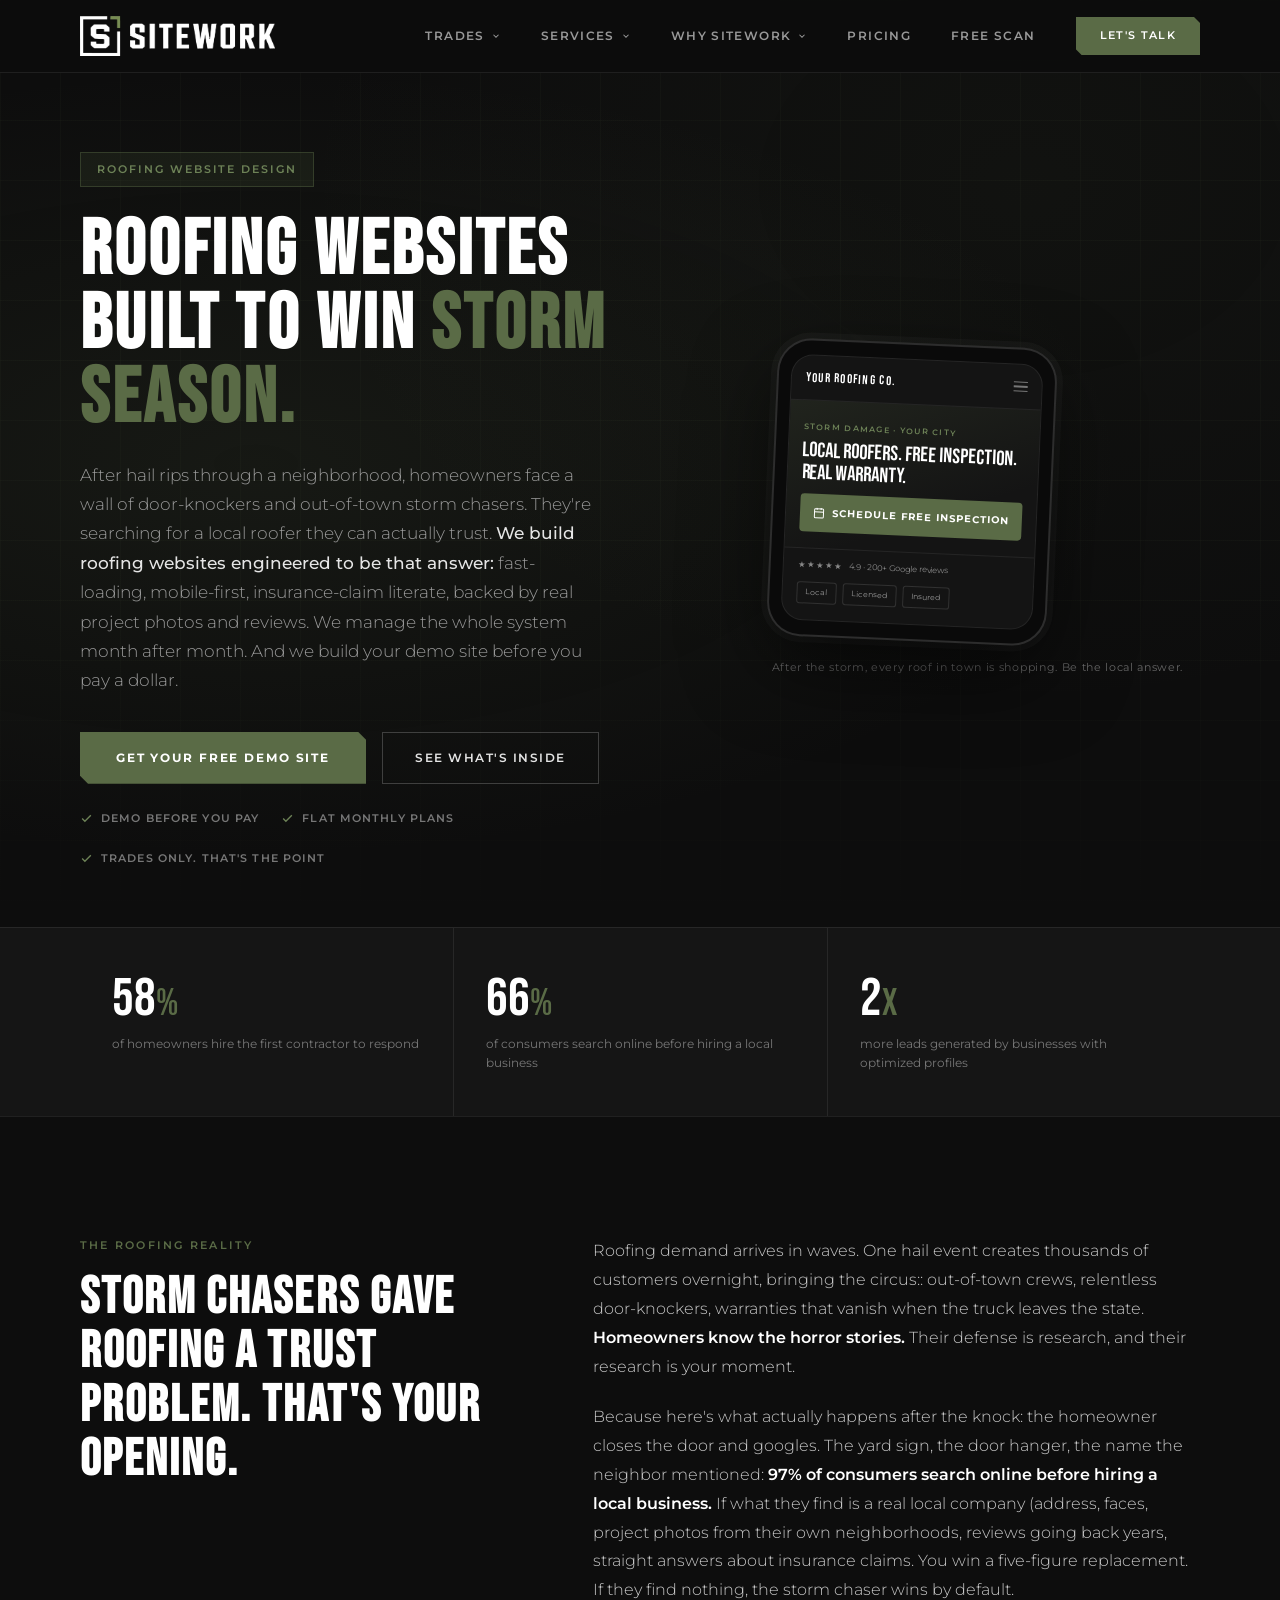
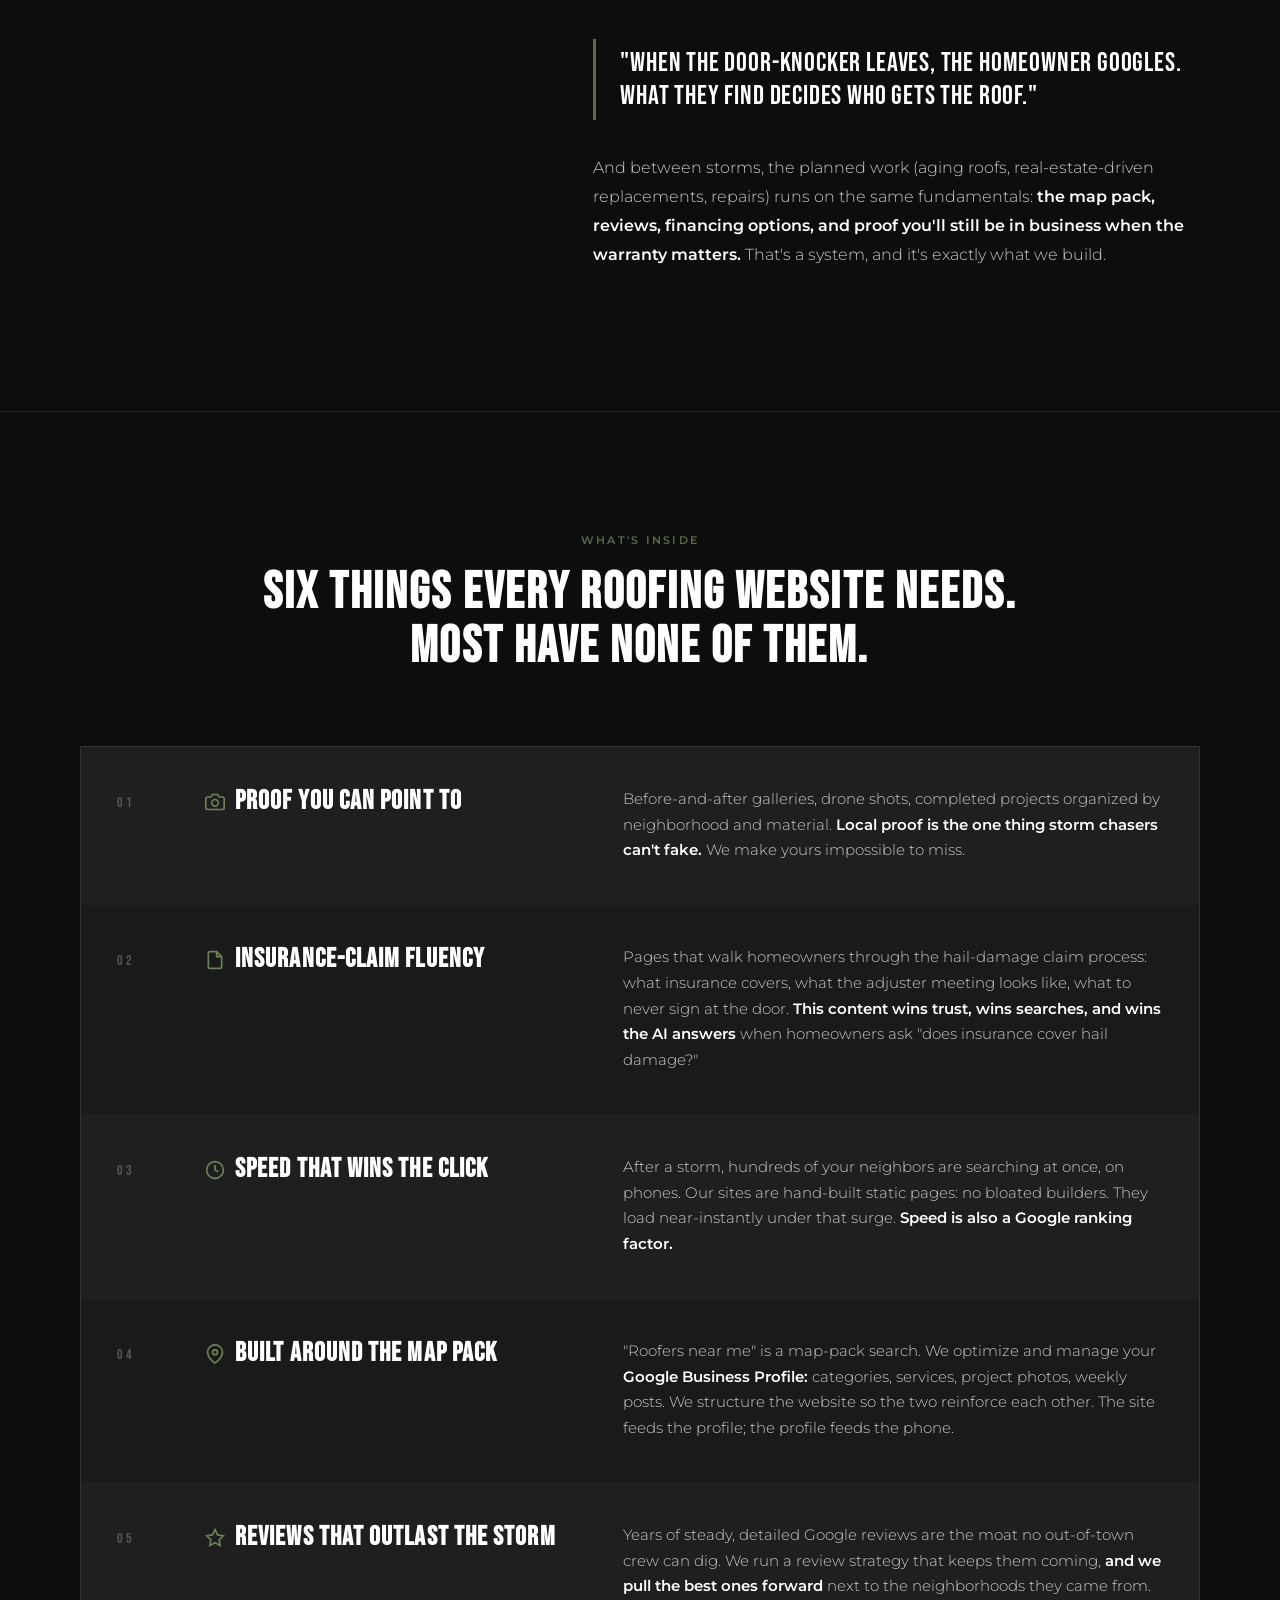
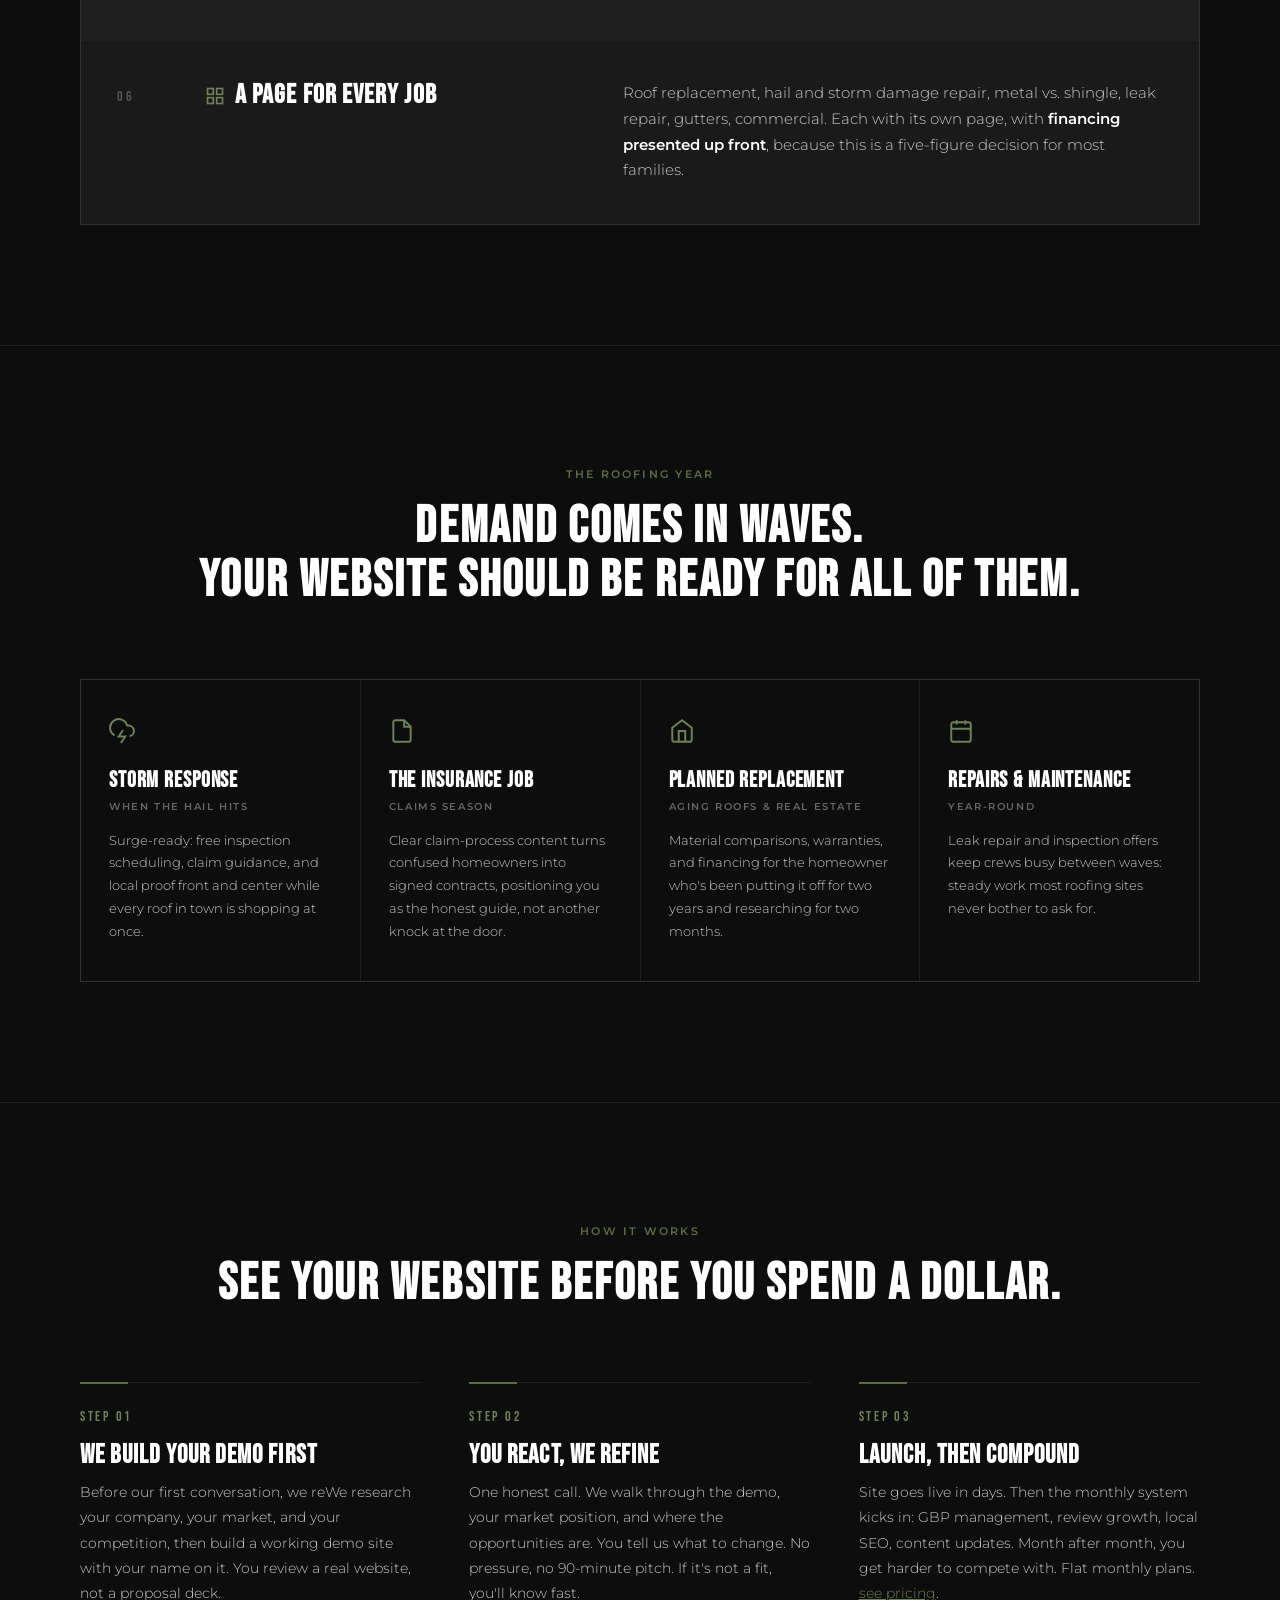
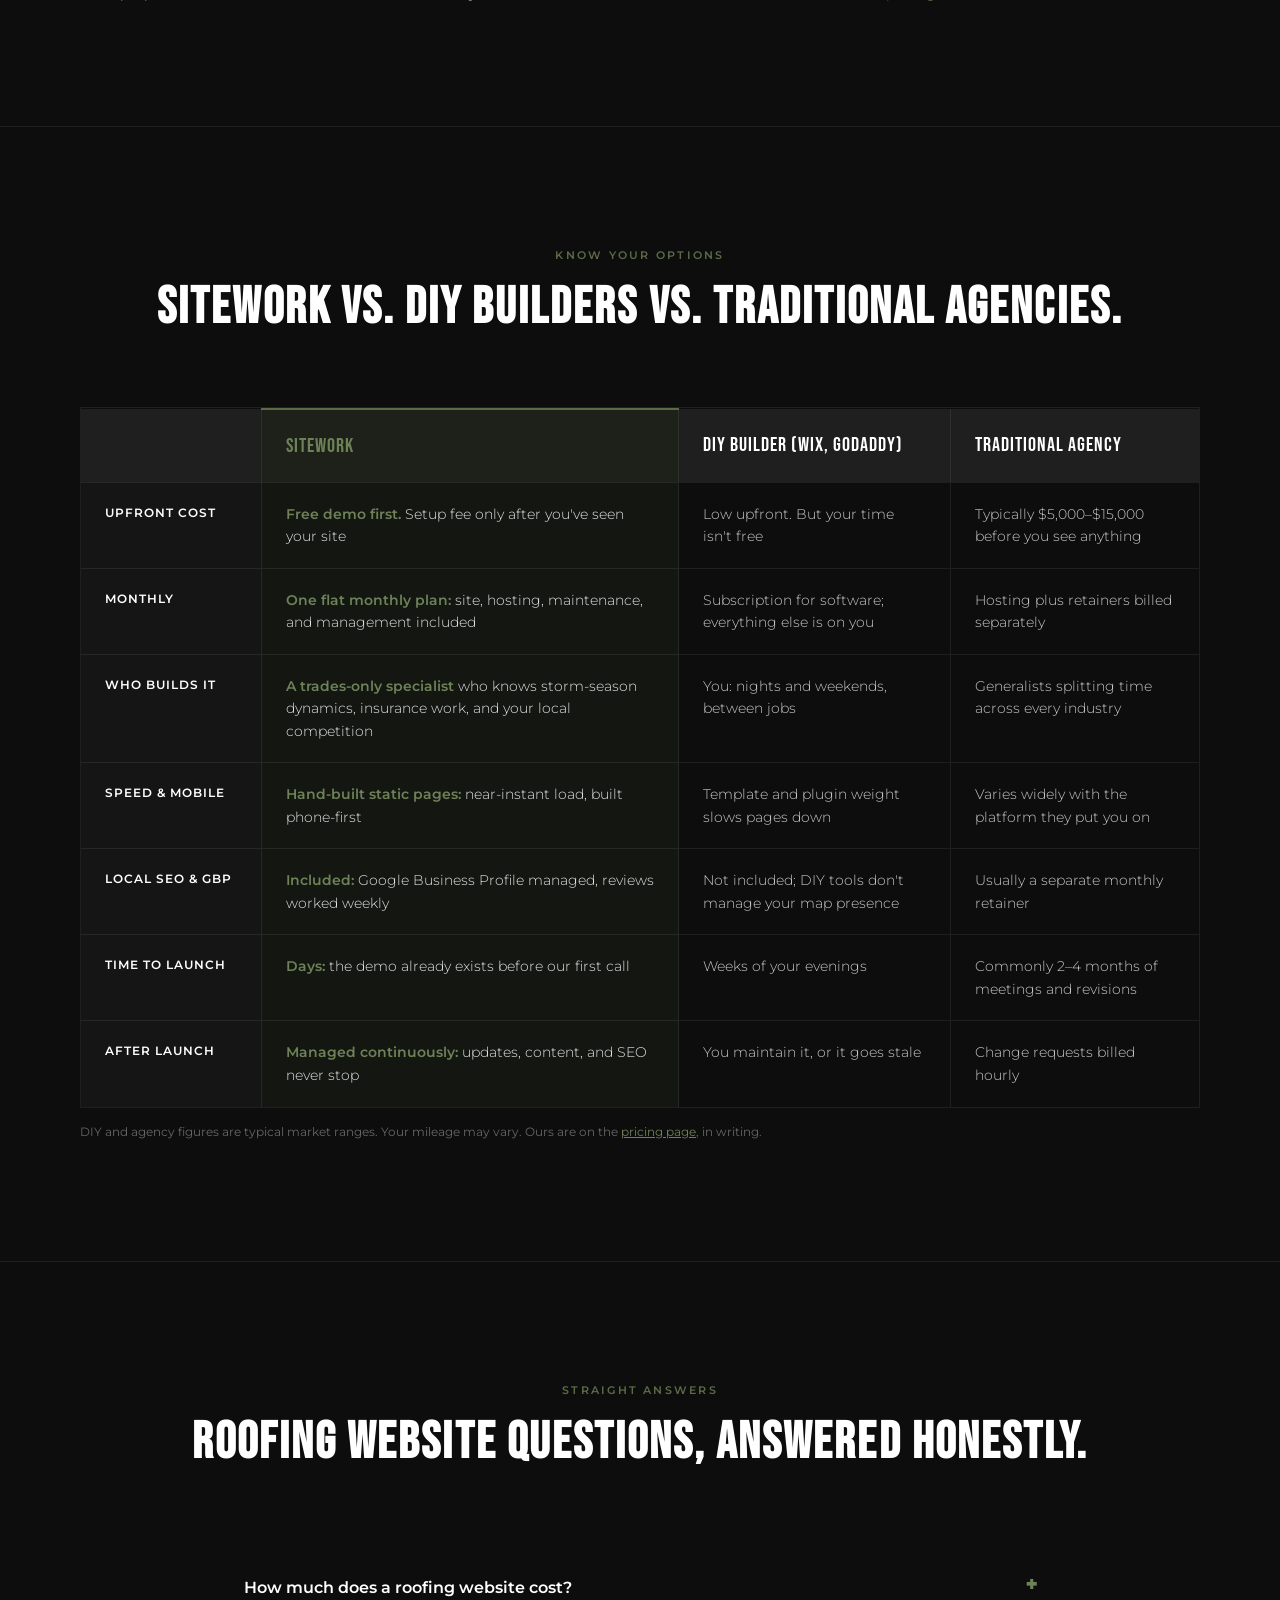
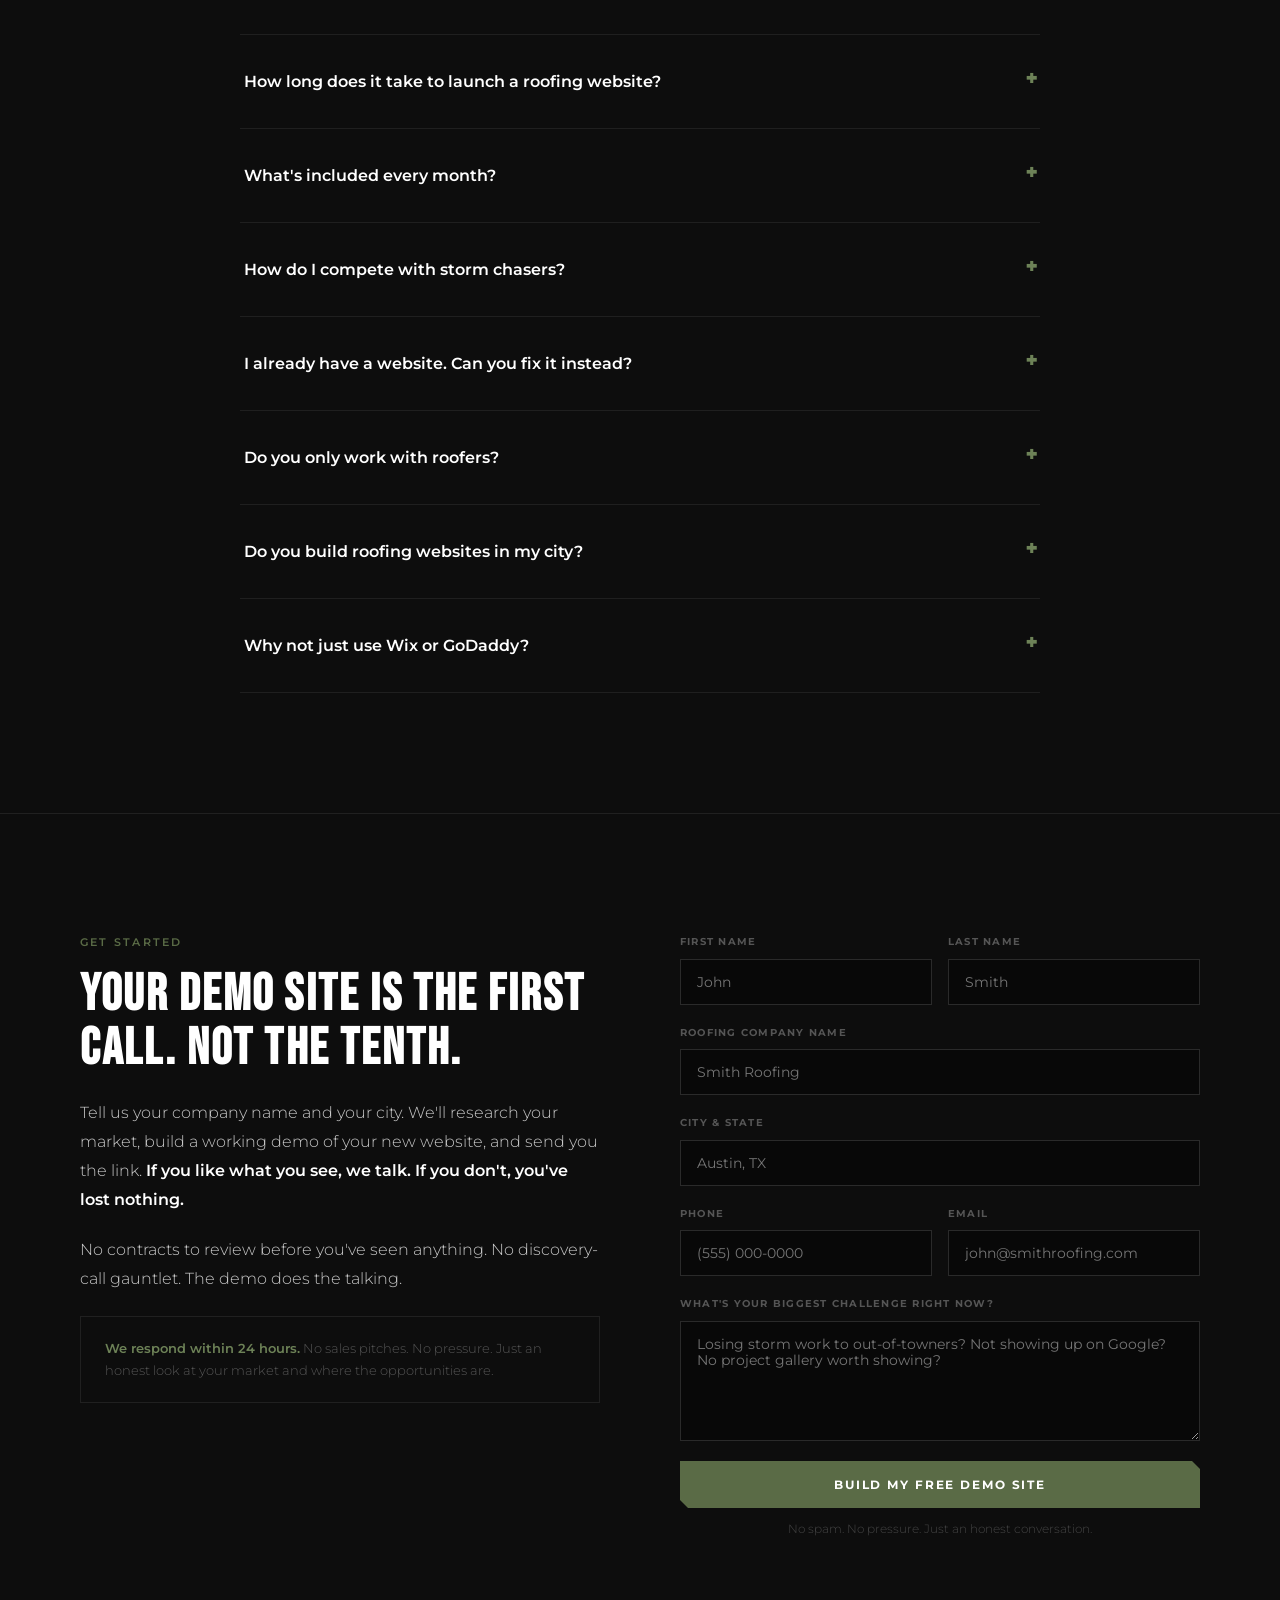
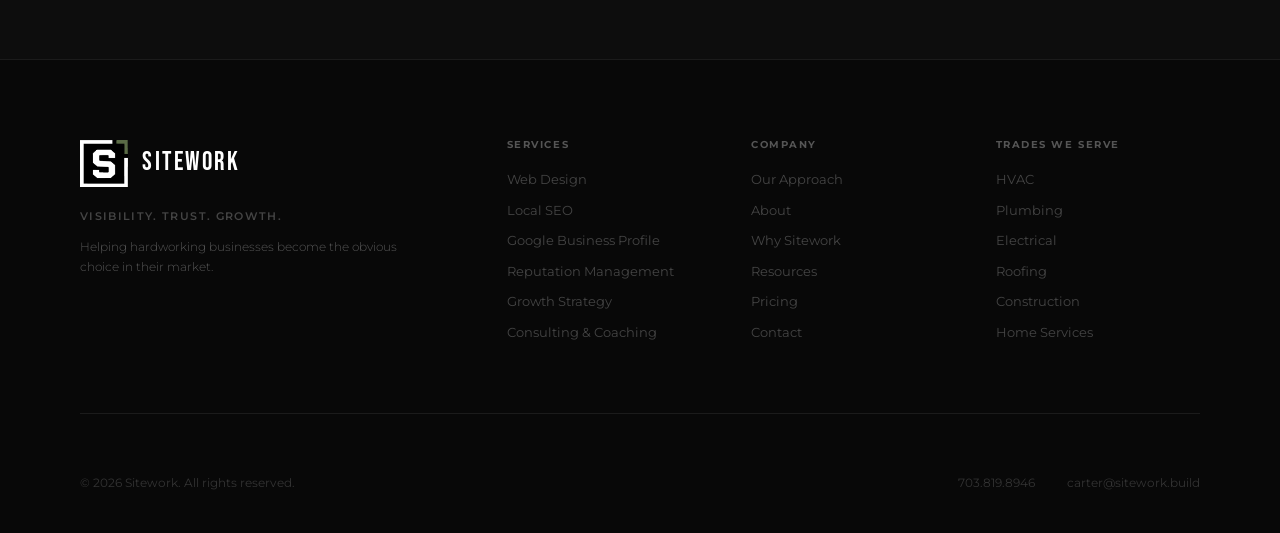
<file: roofing-website-design.html>
<!DOCTYPE html>
<html lang="en">
<head>
<meta charset="UTF-8">
<meta name="viewport" content="width=device-width, initial-scale=1.0">
<title>Roofing Website Design — Websites Built to Win Storm Season | SITEWORK</title>
<meta name="description" content="Roofing website design built for storm season and the insurance job: mobile-first, fast-loading sites with project galleries, insurance-claim content, local SEO, and Google Business Profile management. Flat monthly plans. Demo built before you pay anything.">

<link rel="canonical" href="https://sitework.build/roofing-website-design">

<!-- Open Graph -->
<meta property="og:title" content="Roofing Website Design — Websites Built to Win Storm Season">
<meta property="og:description" content="Roofing website design built for storm season and the insurance job: mobile-first, fast-loading sites with project galleries, insurance-claim content, local SEO, and Google Business Profile management. Flat monthly plans. Demo built before you pay anything.">
<meta property="og:type" content="website">
<meta property="og:url" content="https://sitework.build/roofing-website-design">

<!-- Schema: Service -->
<script type="application/ld+json">
{
  "@context": "https://schema.org",
  "@type": "Service",
  "serviceType": "Roofing Website Design",
  "name": "Roofing Website Design & Local SEO",
  "description": "Custom website design, local SEO, and Google Business Profile management for roofing companies. Mobile-first, fast-loading websites with project galleries and insurance-claim content, built to win storm-season demand and planned replacements.",
  "provider": {
    "@type": "ProfessionalService",
    "name": "Sitework",
    "url": "https://sitework.build",
    "telephone": "+17038198946",
    "email": "carter@sitework.build"
  },
  "areaServed": "United States",
  "audience": {
    "@type": "Audience",
    "audienceType": "Roofing companies and roofing contractors"
  }
}
</script>

<!-- Schema: Breadcrumb -->
<script type="application/ld+json">
{
  "@context": "https://schema.org",
  "@type": "BreadcrumbList",
  "itemListElement": [
    { "@type": "ListItem", "position": 1, "name": "Home", "item": "https://sitework.build" },
    { "@type": "ListItem", "position": 2, "name": "Roofing Website Design", "item": "https://sitework.build/roofing-website-design" }
  ]
}
</script>

<!-- Schema: FAQ (mirrors the visible FAQ section below) -->
<script type="application/ld+json">
{
  "@context": "https://schema.org",
  "@type": "FAQPage",
  "mainEntity": [
    {
      "@type": "Question",
      "name": "How much does a roofing website cost?",
      "acceptedAnswer": {
        "@type": "Answer",
        "text": "Sitework runs on flat monthly plans plus a one-time setup fee. The website, hosting, maintenance, and ongoing updates are all included. No surprise five-figure builds. Current plans are always published on our pricing page before you ever talk to us."
      }
    },
    {
      "@type": "Question",
      "name": "How long does it take to launch a roofing website?",
      "acceptedAnswer": {
        "@type": "Answer",
        "text": "Days, not months. We build a working demo of your site before our first conversation, so by the time we talk you're reviewing a real website with your company name on it. Not a proposal. Once you approve it, launch is a matter of days."
      }
    },
    {
      "@type": "Question",
      "name": "What's included every month?",
      "acceptedAnswer": {
        "@type": "Answer",
        "text": "Hosting, security, maintenance, content updates, and (depending on your plan) local SEO, Google Business Profile management, weekly GBP posts, and review strategy. The site is never finished and abandoned; it's managed continuously."
      }
    },
    {
      "@type": "Question",
      "name": "How do I compete with storm chasers?",
      "acceptedAnswer": {
        "@type": "Answer",
        "text": "You don't out-knock them. You out-local them. Storm chasers can't show years of Google reviews, project photos from local neighborhoods, a real local address, or a warranty backed by a company that will still exist next year. The website's job is to make that contrast obvious in the sixty seconds after the homeowner closes the door and starts googling."
      }
    },
    {
      "@type": "Question",
      "name": "I already have a website. Can you fix it instead?",
      "acceptedAnswer": {
        "@type": "Answer",
        "text": "Usually the honest answer is that a rebuild on a modern, fast foundation costs less than patching an old site. Our subscription model makes the rebuild painless. We'll audit what you have for free and tell you straight whether it's worth keeping."
      }
    },
    {
      "@type": "Question",
      "name": "Do you only work with roofers?",
      "acceptedAnswer": {
        "@type": "Answer",
        "text": "We work exclusively with trades and home service businesses: HVAC, plumbing, electrical, roofing, construction, and home services. That focus is the point: we already know your customer, your seasonality, and your competition before the first call."
      }
    },
    {
      "@type": "Question",
      "name": "Do you build roofing websites in my city?",
      "acceptedAnswer": {
        "@type": "Answer",
        "text": "Yes. We're based in Austin, Texas and work with roofing companies nationwide. Local SEO is local to your market, not ours: every site is built around your service area, your cities, and your competition."
      }
    },
    {
      "@type": "Question",
      "name": "Why not just use Wix or GoDaddy?",
      "acceptedAnswer": {
        "@type": "Answer",
        "text": "DIY builders can produce a website, but not a local search presence. They're slower to load, generic in structure, and nobody is managing your Google Business Profile, reviews, or local rankings afterward. You'd own a brochure; what wins jobs is the whole system around it."
      }
    }
  ]
}
</script>

<link rel="icon" type="image/x-icon" href="favicon.ico">
<link rel="icon" type="image/png" sizes="32x32" href="favicon-32.png">
<link rel="apple-touch-icon" sizes="180x180" href="apple-touch-icon.png">
<link rel="preconnect" href="https://fonts.googleapis.com">
<link rel="preconnect" href="https://fonts.gstatic.com" crossorigin>
<link href="https://fonts.googleapis.com/css2?family=Bebas+Neue&family=Montserrat:wght@300;400;500;600;700&display=swap" rel="stylesheet">
<link rel="stylesheet" href="styles.css">

<style>
/* ── PAGE-SCOPED STYLES (hv- prefix; tokens come from styles.css) ── */

/* Hero */
.hv-hero { position:relative; min-height:92vh; display:flex; align-items:center; padding-top:72px; overflow:hidden; }
.hv-hero-inner { position:relative; z-index:1; width:100%; max-width:1200px; margin:0 auto; padding:80px 40px 60px;
  display:grid; grid-template-columns:1.15fr 0.85fr; gap:72px; align-items:center; }
.hv-eyebrow { display:inline-block; background:rgba(90,107,70,0.15); border:1px solid rgba(90,107,70,0.4); color:var(--green-light);
  font-size:0.68rem; font-weight:600; letter-spacing:0.18em; text-transform:uppercase; padding:8px 16px; margin-bottom:28px; }
.hv-h1 { font-size:clamp(3.2rem,6vw,5.4rem); line-height:0.96; margin-bottom:24px; }
.hv-h1 em { font-style:normal; color:var(--green); }
.hv-lede { font-size:1.05rem; color:#999; max-width:520px; line-height:1.75; font-weight:300; margin-bottom:36px; }
.hv-lede strong { color:var(--light); font-weight:500; }
.hv-actions { display:flex; gap:16px; flex-wrap:wrap; }

/* CSS-only phone mockup — the signature element, zero image requests */
.hv-phone-wrap { display:flex; justify-content:center; }
.hv-phone { width:280px; border:2px solid rgba(255,255,255,0.14); border-radius:34px; background:#0a0a0a;
  padding:14px 12px; box-shadow:0 30px 80px rgba(0,0,0,0.55), 0 0 0 6px rgba(255,255,255,0.03);
  transform:rotate(2.5deg); }
.hv-phone-screen { border-radius:22px; overflow:hidden; background:#141414; border:1px solid rgba(255,255,255,0.07); }
.hv-mini-nav { display:flex; justify-content:space-between; align-items:center; padding:12px 14px; border-bottom:1px solid rgba(255,255,255,0.07); }
.hv-mini-logo { font-family:'Bebas Neue',sans-serif; font-size:0.8rem; letter-spacing:0.1em; color:var(--white); }
.hv-mini-burger { display:flex; flex-direction:column; gap:3px; }
.hv-mini-burger span { width:14px; height:1.5px; background:#777; }
.hv-mini-hero { padding:20px 14px 16px; background:linear-gradient(160deg, rgba(90,107,70,0.18), transparent 70%); }
.hv-mini-tag { font-size:0.5rem; letter-spacing:0.16em; text-transform:uppercase; color:var(--green-light); font-weight:600; margin-bottom:6px; }
.hv-mini-h { font-family:'Bebas Neue',sans-serif; font-size:1.3rem; line-height:1.05; color:var(--white); margin-bottom:10px; }
.hv-mini-call { display:flex; align-items:center; justify-content:center; gap:8px; background:var(--green); color:var(--white);
  font-size:0.62rem; font-weight:700; letter-spacing:0.1em; text-transform:uppercase; padding:11px; border-radius:4px; }
.hv-mini-call svg { width:12px; height:12px; }
.hv-mini-strip { display:flex; align-items:center; gap:6px; padding:10px 14px; border-top:1px solid rgba(255,255,255,0.07); }
.hv-mini-stars { color:#e8b54a; font-size:0.6rem; letter-spacing:2px; }
.hv-mini-strip span { font-size:0.52rem; color:#888; }
.hv-mini-badges { display:flex; gap:6px; padding:0 14px 16px; }
.hv-mini-badges i { font-style:normal; font-size:0.48rem; color:#999; border:1px solid rgba(255,255,255,0.12); padding:4px 8px; border-radius:3px; }
.hv-phone-caption { text-align:center; font-size:0.7rem; color:#666; margin-top:18px; letter-spacing:0.06em; }

/* Reality / problem section */
.hv-reality { padding:120px 0; border-top:1px solid var(--border); }
.hv-reality-grid { display:grid; grid-template-columns:1fr 1.4fr; gap:80px; align-items:start; }
.hv-reality-grid .section-title { position:sticky; top:120px; }
.hv-reality-copy p { margin-bottom:22px; line-height:1.8; font-weight:300; }
.hv-reality-copy strong { color:var(--white); font-weight:600; }
.hv-pull { border-left:3px solid var(--green); padding:8px 0 8px 24px; margin:34px 0;
  font-family:'Bebas Neue',sans-serif; font-size:1.7rem; line-height:1.2; color:var(--white); letter-spacing:0.03em; }

/* Feature rows */
.hv-features { padding:120px 0; border-top:1px solid var(--border); }
.hv-feature-list { display:grid; gap:1px; background:var(--border); border:1px solid var(--border); margin-top:56px; }
.hv-feature { background:var(--dark); display:grid; grid-template-columns:56px 1fr 1.4fr; gap:32px; padding:40px 36px; align-items:start; }
.hv-feature:nth-child(even) { background:#1a1a1a; }
.hv-fnum { font-family:'Bebas Neue',sans-serif; font-size:0.85rem; letter-spacing:0.2em; color:#555; padding-top:6px; }
.hv-feature h3 { font-size:1.7rem; line-height:1.1; }
.hv-feature h3 svg { width:20px; height:20px; vertical-align:-3px; margin-right:10px; stroke:var(--green-light); fill:none; stroke-width:2; }
.hv-feature p { font-size:0.92rem; line-height:1.75; color:var(--text); font-weight:300; }
.hv-feature p strong { color:var(--white); font-weight:600; }

/* Seasons */
.hv-seasons { padding:120px 0; border-top:1px solid var(--border); }
.hv-season-grid { display:grid; grid-template-columns:repeat(4,1fr); gap:1px; background:var(--border); border:1px solid var(--border); margin-top:56px; }
.hv-season { background:var(--black); padding:38px 28px; position:relative; overflow:hidden; transition:background 0.2s; }
.hv-season:hover { background:var(--dark); }
.hv-season::after { content:''; position:absolute; top:0; left:0; height:2px; width:100%; background:var(--green-light);
  transform:scaleX(0); transform-origin:left; transition:transform 0.45s cubic-bezier(0.22,1,0.36,1); }
.hv-season:hover::after { transform:scaleX(1); }
.hv-season svg { width:26px; height:26px; stroke:var(--green-light); fill:none; stroke-width:1.8; margin-bottom:18px; }
.hv-season h4 { font-size:1.35rem; margin-bottom:6px; }
.hv-season .hv-when { font-size:0.62rem; letter-spacing:0.16em; text-transform:uppercase; color:#666; font-weight:600; display:block; margin-bottom:14px; }
.hv-season p { font-size:0.84rem; line-height:1.7; color:var(--text); font-weight:300; }

/* Process */
.hv-process { padding:120px 0; border-top:1px solid var(--border); }
.hv-steps { display:grid; grid-template-columns:repeat(3,1fr); gap:48px; margin-top:56px; }
.hv-step { position:relative; padding-top:24px; border-top:1px solid var(--border); }
.hv-step::before { content:''; position:absolute; top:-1px; left:0; width:48px; height:2px; background:var(--green); }
.hv-step .hv-snum { font-family:'Bebas Neue',sans-serif; font-size:0.85rem; letter-spacing:0.2em; color:var(--green-light); display:block; margin-bottom:14px; }
.hv-step h3 { font-size:1.6rem; margin-bottom:10px; }
.hv-step p { font-size:0.9rem; line-height:1.75; font-weight:300; }

/* FAQ — native details/summary, zero JS */
.hv-faq { padding:120px 0; border-top:1px solid var(--border); }
.hv-faq-list { max-width:800px; margin:48px auto 0; }
.hv-faq-list details { border-bottom:1px solid var(--border); }
.hv-faq-list summary { cursor:pointer; list-style:none; display:flex; justify-content:space-between; align-items:center; gap:24px;
  padding:26px 4px; font-family:'Montserrat',sans-serif; font-size:1rem; font-weight:600; color:var(--white); transition:color 0.2s; }
.hv-faq-list summary::-webkit-details-marker { display:none; }
.hv-faq-list summary:hover { color:var(--green-light); }
.hv-faq-list summary::after { content:'+'; font-family:'Bebas Neue',sans-serif; font-size:1.6rem; color:var(--green-light); flex-shrink:0; transition:transform 0.25s; }
.hv-faq-list details[open] summary::after { transform:rotate(45deg); }
.hv-faq-list details p { padding:0 4px 28px; font-size:0.92rem; line-height:1.8; font-weight:300; max-width:700px; }
.hv-faq-list details p a { color:var(--green-light); }

/* CTA + form */
.hv-cta { padding:120px 0; border-top:1px solid var(--border); }
.hv-cta-grid { display:grid; grid-template-columns:1fr 1fr; gap:80px; align-items:start; }
.hv-cta-left p { margin-bottom:22px; line-height:1.8; font-weight:300; }
.hv-cta-left p strong { color:var(--white); font-weight:600; }

/* Responsive */
@media (max-width:1024px) {
  .hv-hero-inner { grid-template-columns:1fr; gap:60px; }
  .hv-phone { transform:rotate(0deg); }
  .hv-reality-grid { grid-template-columns:1fr; gap:40px; }
  .hv-reality-grid .section-title { position:static; }
  .hv-season-grid { grid-template-columns:repeat(2,1fr); }
  .hv-steps { grid-template-columns:1fr; gap:36px; }
  .hv-cta-grid { grid-template-columns:1fr; gap:60px; }
}
@media (max-width:768px) {
  .hv-hero-inner { padding:60px 20px 40px; }
  .hv-feature { grid-template-columns:1fr; gap:14px; padding:32px 24px; }
  .hv-fnum { padding-top:0; }
  .hv-season-grid { grid-template-columns:1fr; }
  .hv-phone { width:240px; }
}

/* Hero trust line */
.hv-trust-line { display:flex; gap:22px; flex-wrap:wrap; margin-top:26px; }
.hv-trust-line span { font-size:0.7rem; letter-spacing:0.1em; text-transform:uppercase; color:#777; font-weight:600;
  display:flex; align-items:center; gap:8px; }
.hv-trust-line svg { width:13px; height:13px; stroke:var(--green-light); fill:none; stroke-width:2.5; }

/* Phone motion: gentle float + pulsing call button */
.hv-phone { animation: hvFloat 6s ease-in-out infinite; }
@keyframes hvFloat { 0%,100% { transform:rotate(2.5deg) translateY(0); } 50% { transform:rotate(2.5deg) translateY(-10px); } }
.hv-mini-call { position:relative; }
.hv-mini-call::after { content:''; position:absolute; inset:0; border-radius:4px; box-shadow:0 0 0 0 rgba(109,130,87,0.55);
  animation: hvPulse 2.4s ease-out infinite; }
@keyframes hvPulse { 0% { box-shadow:0 0 0 0 rgba(109,130,87,0.55); } 70% { box-shadow:0 0 0 12px rgba(109,130,87,0); } 100% { box-shadow:0 0 0 0 rgba(109,130,87,0); } }
@media (max-width:1024px) {
  .hv-phone { animation-name: hvFloatFlat; }
  @keyframes hvFloatFlat { 0%,100% { transform:translateY(0); } 50% { transform:translateY(-10px); } }
}

/* Stats strip */
.hv-stats { border-top:1px solid var(--border); background:rgba(31,31,31,0.5); }
.hv-stats-inner { max-width:1200px; margin:0 auto; padding:0 40px; display:grid; grid-template-columns:repeat(3,1fr); }
.hv-stat { padding:44px 32px; border-left:1px solid var(--border); }
.hv-stat:first-child { border-left:none; }
.hv-stat .n { font-family:'Bebas Neue',sans-serif; font-size:3.4rem; line-height:1; color:var(--white); margin-bottom:8px; }
.hv-stat .n em { font-style:normal; color:var(--green); font-size:2.4rem; }
.hv-stat .l { font-size:0.78rem; color:#777; line-height:1.5; }
@media (max-width:768px) {
  .hv-stats-inner { grid-template-columns:1fr; padding:0 20px; }
  .hv-stat { border-left:none; border-top:1px solid var(--border); padding:28px 0; }
  .hv-stat:first-child { border-top:none; }
}

/* Feature row hover beam (matches site-wide card language) */
.hv-feature { position:relative; overflow:hidden; }
.hv-feature::after { content:''; position:absolute; top:0; left:0; height:2px; width:100%; background:var(--green-light);
  transform:scaleX(0); transform-origin:left; transition:transform 0.45s cubic-bezier(0.22,1,0.36,1); }
.hv-feature:hover::after { transform:scaleX(1); }

/* Comparison table */
.hv-compare { padding:120px 0; border-top:1px solid var(--border); }
.hv-table-wrap { margin-top:56px; overflow-x:auto; -webkit-overflow-scrolling:touch; border:1px solid var(--border); }
.hv-table { width:100%; min-width:760px; border-collapse:collapse; font-size:0.88rem; }
.hv-table th, .hv-table td { padding:20px 24px; text-align:left; border-bottom:1px solid var(--border); border-left:1px solid var(--border); vertical-align:top; line-height:1.6; }
.hv-table th:first-child, .hv-table td:first-child { border-left:none; }
.hv-table thead th { font-family:'Bebas Neue',sans-serif; font-size:1.25rem; letter-spacing:0.05em; color:var(--white); background:var(--dark); font-weight:400; }
.hv-table thead th.hv-us { background:rgba(90,107,70,0.22); color:var(--green-light); border-top:2px solid var(--green); }
.hv-table tbody th { font-weight:600; color:var(--white); font-size:0.78rem; letter-spacing:0.08em; text-transform:uppercase; width:180px; background:rgba(31,31,31,0.5); }
.hv-table tbody td { color:var(--text); font-weight:300; }
.hv-table tbody td.hv-us { background:rgba(90,107,70,0.10); color:var(--light); }
.hv-table tbody td.hv-us strong { color:var(--green-light); font-weight:600; }
.hv-table tbody tr:last-child th, .hv-table tbody tr:last-child td { border-bottom:none; }
.hv-table-note { font-size:0.75rem; color:#666; margin-top:14px; }

/* Sticky mobile CTA */
.hv-sticky { position:fixed; left:0; right:0; bottom:0; z-index:900; display:none; padding:12px 16px;
  background:rgba(13,13,13,0.92); backdrop-filter:blur(14px); border-top:1px solid rgba(90,107,70,0.4);
  transform:translateY(110%); transition:transform 0.4s cubic-bezier(0.22,1,0.36,1); }
.hv-sticky.show { transform:translateY(0); }
.hv-sticky a { display:block; text-align:center; }
@media (max-width:768px) { .hv-sticky { display:block; } }

@media (prefers-reduced-motion: reduce) {
  .hv-phone, .hv-mini-call::after { animation:none; }
  .hv-sticky { transition:none; }
  .hv-feature::after, .hv-season::after { transition:none; }
}
</style>
</head>
<body>

<!-- NAV (shared) -->
<nav class="nav" id="nav">
  <div class="nav-inner">
    <a href="index.html" class="nav-logo">
      <img src="logo-horizontal.png" alt="Sitework" class="nav-logo-img" width="200" height="40">
    </a>
    <div class="nav-links">

      <!-- TRADES dropdown -->
      <div class="nav-drop" id="dropTrades">
        <button aria-haspopup="true" aria-expanded="false" onclick="toggleDrop('dropTrades')">
          Trades
          <svg viewBox="0 0 24 24"><path d="M6 9l6 6 6-6"/></svg>
        </button>
        <div class="nav-panel" role="menu">
          <div class="panel-label">Trades We Serve</div>
          <a href="hvac-website-design.html" role="menuitem">HVAC</a>
          <a href="plumber-website-design.html" role="menuitem">Plumbing</a>
          <a href="electrician-website-design.html" role="menuitem">Electrical</a>
          <a href="roofing-website-design.html" role="menuitem">Roofing</a>
          <a href="construction-website-design.html" role="menuitem">Construction</a>
          <a href="home-services-website-design.html" role="menuitem">Home Services</a>
        </div>
      </div>

      <!-- SERVICES dropdown -->
      <div class="nav-drop" id="dropServices">
        <button aria-haspopup="true" aria-expanded="false" onclick="toggleDrop('dropServices')">
          Services
          <svg viewBox="0 0 24 24"><path d="M6 9l6 6 6-6"/></svg>
        </button>
        <div class="nav-panel" role="menu">
          <div class="panel-label">What We Do</div>
          <a href="index.html#services" role="menuitem">Web Design</a>
          <a href="index.html#services" role="menuitem">Local SEO</a>
          <a href="index.html#services" role="menuitem">Google Business Profile</a>
          <a href="index.html#services" role="menuitem">Reputation Management</a>
          <a href="index.html#services" role="menuitem">Growth Strategy</a>
          <a href="index.html#services" role="menuitem">Consulting &amp; Coaching</a>
        </div>
      </div>

      <!-- WHY SITEWORK dropdown -->
      <div class="nav-drop" id="dropWhy">
        <button aria-haspopup="true" aria-expanded="false" onclick="toggleDrop('dropWhy')">
          Why Sitework
          <svg viewBox="0 0 24 24"><path d="M6 9l6 6 6-6"/></svg>
        </button>
        <div class="nav-panel" role="menu">
          <div class="panel-label">Learn More</div>
          <a href="why-sitework.html" role="menuitem">About</a>
          <a href="resources.html" role="menuitem">Resources</a>
        </div>
      </div>
      <a href="pricing.html">Pricing</a>
      <a href="https://analyzer.sitework.build/scan" class="nav-scan" target="_blank">Free Scan</a>
      <a href="index.html#contact" class="nav-cta">Let's Talk</a>
    </div>
    <button class="hamburger" id="hamburger" aria-label="Menu">
      <span></span><span></span><span></span>
    </button>
  </div>
  <div class="mobile-menu" id="mobileMenu">
    <span class="mobile-drop-label">Trades We Serve</span>
    <a href="hvac-website-design.html" class="indent" onclick="closeMobile()">HVAC</a>
    <a href="plumber-website-design.html" class="indent" onclick="closeMobile()">Plumbing</a>
    <a href="electrician-website-design.html" class="indent" onclick="closeMobile()">Electrical</a>
    <a href="roofing-website-design.html" class="indent" onclick="closeMobile()">Roofing</a>
    <a href="construction-website-design.html" class="indent" onclick="closeMobile()">Construction</a>
    <a href="home-services-website-design.html" class="indent" onclick="closeMobile()">Home Services</a>
    <span class="mobile-drop-label">Services</span>
    <a href="index.html#services" class="indent" onclick="closeMobile()">Web Design</a>
    <a href="index.html#services" class="indent" onclick="closeMobile()">Local SEO</a>
    <a href="index.html#services" class="indent" onclick="closeMobile()">Google Business Profile</a>
    <a href="index.html#services" class="indent" onclick="closeMobile()">Reputation Management</a>
    <a href="index.html#services" class="indent" onclick="closeMobile()">Growth Strategy</a>
    <a href="index.html#services" class="indent" onclick="closeMobile()">Consulting &amp; Coaching</a>
    <span class="mobile-drop-label">Why Sitework</span>
    <a href="why-sitework.html" class="indent" onclick="closeMobile()">About</a>
    <a href="resources.html" class="indent" onclick="closeMobile()">Resources</a>
    <a href="pricing.html" onclick="closeMobile()">Pricing</a>
    <a href="https://analyzer.sitework.build/scan" onclick="closeMobile()" class="mobile-scan" target="_blank">Free Site Scan</a>
    <a href="index.html#contact" onclick="closeMobile()" class="mobile-cta">Let's Talk</a>
  </div>
</nav>

<!-- HERO -->
<section class="hv-hero">
  <div class="hero-bg">
    <div class="hero-grid"></div>
    <div class="hero-gradient"></div>
  </div>
  <div class="hv-hero-inner">
    <div>
      <div class="hv-eyebrow">Roofing Website Design</div>
      <h1 class="hv-h1">Roofing websites built to win <em>storm season.</em></h1>
      <p class="hv-lede">
        After hail rips through a neighborhood, homeowners face a wall of door-knockers and out-of-town storm chasers. They're searching for a local roofer they can actually trust.
        <strong>We build roofing websites engineered to be that answer:</strong> fast-loading, mobile-first, insurance-claim literate,
        backed by real project photos and reviews. We manage the whole system month after month. And we build your
        demo site before you pay a dollar.
      </p>
      <div class="hv-actions">
        <a href="#contact" class="btn-primary">Get Your Free Demo Site</a>
        <a href="#features" class="btn-ghost">See What's Inside</a>
      </div>
      <div class="hv-trust-line">
        <span><svg viewBox="0 0 24 24"><path d="M20 6L9 17l-5-5"/></svg>Demo before you pay</span>
        <span><svg viewBox="0 0 24 24"><path d="M20 6L9 17l-5-5"/></svg>Flat monthly plans</span>
        <span><svg viewBox="0 0 24 24"><path d="M20 6L9 17l-5-5"/></svg>Trades only. That's the point</span>
      </div>
    </div>
    <div class="hv-phone-wrap">
      <div>
        <div class="hv-phone" aria-hidden="true">
          <div class="hv-phone-screen">
            <div class="hv-mini-nav">
              <span class="hv-mini-logo">YOUR ROOFING CO.</span>
              <span class="hv-mini-burger"><span></span><span></span><span></span></span>
            </div>
            <div class="hv-mini-hero">
              <div class="hv-mini-tag">Storm Damage · Your City</div>
              <div class="hv-mini-h">LOCAL ROOFERS. FREE INSPECTION. REAL WARRANTY.</div>
              <div class="hv-mini-call">
                <svg viewBox="0 0 24 24" fill="none" stroke="currentColor" stroke-width="2"><rect x="3" y="4" width="18" height="18" rx="2"/><path d="M16 2v4M8 2v4M3 10h18"/></svg>
                Schedule Free Inspection
              </div>
            </div>
            <div class="hv-mini-strip">
              <span class="hv-mini-stars">&#9733;&#9733;&#9733;&#9733;&#9733;</span>
              <span>4.9 · 200+ Google reviews</span>
            </div>
            <div class="hv-mini-badges">
              <i>Local</i><i>Licensed</i><i>Insured</i>
            </div>
          </div>
        </div>
        <div class="hv-phone-caption">After the storm, every roof in town is shopping. Be the local answer.</div>
      </div>
    </div>
  </div>
</section>

<!-- STATS STRIP -->
<div class="hv-stats">
  <div class="hv-stats-inner">
    <div class="hv-stat">
      <div class="n"><span class="count" data-target="85">0</span><em>%</em></div>
      <div class="l">of homeowners hire the first contractor to respond</div>
    </div>
    <div class="hv-stat">
      <div class="n"><span class="count" data-target="97">0</span><em>%</em></div>
      <div class="l">of consumers search online before hiring a local business</div>
    </div>
    <div class="hv-stat">
      <div class="n"><span class="count" data-target="3">0</span><em>x</em></div>
      <div class="l">more leads generated by businesses with optimized profiles</div>
    </div>
  </div>
</div>

<!-- THE REALITY -->
<section class="hv-reality">
  <div class="container">
    <div class="hv-reality-grid">
      <div>
        <div class="section-label">The Roofing Reality</div>
        <h2 class="section-title">Storm chasers gave roofing a trust problem. That's your opening.</h2>
      </div>
      <div class="hv-reality-copy">
        <p>Roofing demand arrives in waves. One hail event creates thousands of customers overnight, bringing the circus:: out-of-town crews, relentless door-knockers, warranties that vanish when the truck leaves the state. <strong>Homeowners know the horror stories.</strong> Their defense is research, and their research is your moment.</p>
        <p>Because here's what actually happens after the knock: the homeowner closes the door and googles. The yard sign, the door hanger, the name the neighbor mentioned: <strong>97% of consumers search online before hiring a local business.</strong> If what they find is a real local company (address, faces, project photos from their own neighborhoods, reviews going back years, straight answers about insurance claims. You win a five-figure replacement. If they find nothing, the storm chaser wins by default.</p>
        <div class="hv-pull">"When the door-knocker leaves, the homeowner googles. What they find decides who gets the roof."</div>
        <p>And between storms, the planned work (aging roofs, real-estate-driven replacements, repairs) runs on the same fundamentals: <strong>the map pack, reviews, financing options, and proof you'll still be in business when the warranty matters.</strong> That's a system, and it's exactly what we build.</p>
      </div>
    </div>
  </div>
</section>

<!-- WHAT'S INSIDE -->
<section class="hv-features" id="features">
  <div class="container">
    <div class="section-header">
      <div class="section-label">What's Inside</div>
      <h2 class="section-title">Six things every roofing website needs.<br>Most have none of them.</h2>
    </div>
    <div class="hv-feature-list">
      <div class="hv-feature">
        <div class="hv-fnum">01</div>
        <h3><svg viewBox="0 0 24 24"><path d="M23 19a2 2 0 0 1-2 2H3a2 2 0 0 1-2-2V8a2 2 0 0 1 2-2h4l2-3h6l2 3h4a2 2 0 0 1 2 2z"/><circle cx="12" cy="13" r="4"/></svg>Proof you can point to</h3>
        <p>Before-and-after galleries, drone shots, completed projects organized by neighborhood and material. <strong>Local proof is the one thing storm chasers can't fake.</strong> We make yours impossible to miss.</p>
      </div>
      <div class="hv-feature">
        <div class="hv-fnum">02</div>
        <h3><svg viewBox="0 0 24 24"><path d="M14 2H6a2 2 0 0 0-2 2v16a2 2 0 0 0 2 2h12a2 2 0 0 0 2-2V8z"/><path d="M14 2v6h6"/></svg>Insurance-claim fluency</h3>
        <p>Pages that walk homeowners through the hail-damage claim process: what insurance covers, what the adjuster meeting looks like, what to never sign at the door. <strong>This content wins trust, wins searches, and wins the AI answers</strong> when homeowners ask "does insurance cover hail damage?"</p>
      </div>
      <div class="hv-feature">
        <div class="hv-fnum">03</div>
        <h3><svg viewBox="0 0 24 24"><circle cx="12" cy="12" r="10"/><path d="M12 6v6l4 2"/></svg>Speed that wins the click</h3>
        <p>After a storm, hundreds of your neighbors are searching at once, on phones. Our sites are hand-built static pages: no bloated builders. They load near-instantly under that surge. <strong>Speed is also a Google ranking factor.</strong></p>
      </div>
      <div class="hv-feature">
        <div class="hv-fnum">04</div>
        <h3><svg viewBox="0 0 24 24"><path d="M21 10c0 7-9 13-9 13s-9-6-9-13a9 9 0 0 1 18 0z"/><circle cx="12" cy="10" r="3"/></svg>Built around the map pack</h3>
        <p>"Roofers near me" is a map-pack search. We optimize and manage your <strong>Google Business Profile:</strong> categories, services, project photos, weekly posts. We structure the website so the two reinforce each other. The site feeds the profile; the profile feeds the phone.</p>
      </div>
      <div class="hv-feature">
        <div class="hv-fnum">05</div>
        <h3><svg viewBox="0 0 24 24"><path d="M12 2l3.09 6.26L22 9.27l-5 4.87 1.18 6.88L12 17.77l-6.18 3.25L7 14.14 2 9.27l6.91-1.01L12 2z"/></svg>Reviews that outlast the storm</h3>
        <p>Years of steady, detailed Google reviews are the moat no out-of-town crew can dig. We run a review strategy that keeps them coming, <strong>and we pull the best ones forward</strong> next to the neighborhoods they came from.</p>
      </div>
      <div class="hv-feature">
        <div class="hv-fnum">06</div>
        <h3><svg viewBox="0 0 24 24"><rect x="3" y="3" width="7" height="7"/><rect x="14" y="3" width="7" height="7"/><rect x="3" y="14" width="7" height="7"/><rect x="14" y="14" width="7" height="7"/></svg>A page for every job</h3>
        <p>Roof replacement, hail and storm damage repair, metal vs. shingle, leak repair, gutters, commercial. Each with its own page, with <strong>financing presented up front</strong>, because this is a five-figure decision for most families.</p>
      </div>
    </div>
  </div>
</section>

<!-- FOUR-CARD -->
<section class="hv-seasons">
  <div class="container">
    <div class="section-header">
      <div class="section-label">The Roofing Year</div>
      <h2 class="section-title">Demand comes in waves.<br>Your website should be ready for all of them.</h2>
    </div>
    <div class="hv-season-grid">
      <div class="hv-season">
        <svg viewBox="0 0 24 24"><path d="M19 16.9A5 5 0 0 0 18 7h-1.26a8 8 0 1 0-11.62 9"/><path d="M13 11l-4 6h6l-4 6"/></svg>
        <h4>Storm Response</h4>
        <span class="hv-when">When the hail hits</span>
        <p>Surge-ready: free inspection scheduling, claim guidance, and local proof front and center while every roof in town is shopping at once.</p>
      </div>
      <div class="hv-season">
        <svg viewBox="0 0 24 24"><path d="M14 2H6a2 2 0 0 0-2 2v16a2 2 0 0 0 2 2h12a2 2 0 0 0 2-2V8z"/><path d="M14 2v6h6"/></svg>
        <h4>The Insurance Job</h4>
        <span class="hv-when">Claims season</span>
        <p>Clear claim-process content turns confused homeowners into signed contracts, positioning you as the honest guide, not another knock at the door.</p>
      </div>
      <div class="hv-season">
        <svg viewBox="0 0 24 24"><path d="M3 9l9-7 9 7v11a2 2 0 0 1-2 2H5a2 2 0 0 1-2-2z"/><path d="M9 22V12h6v10"/></svg>
        <h4>Planned Replacement</h4>
        <span class="hv-when">Aging roofs &amp; real estate</span>
        <p>Material comparisons, warranties, and financing for the homeowner who's been putting it off for two years and researching for two months.</p>
      </div>
      <div class="hv-season">
        <svg viewBox="0 0 24 24"><rect x="3" y="4" width="18" height="18" rx="2"/><path d="M16 2v4M8 2v4M3 10h18"/></svg>
        <h4>Repairs &amp; Maintenance</h4>
        <span class="hv-when">Year-round</span>
        <p>Leak repair and inspection offers keep crews busy between waves: steady work most roofing sites never bother to ask for.</p>
      </div>
    </div>
  </div>
</section>

<!-- PROCESS -->
<section class="hv-process">
  <div class="container">
    <div class="section-header">
      <div class="section-label">How It Works</div>
      <h2 class="section-title">See your website before you spend a dollar.</h2>
    </div>
    <div class="hv-steps">
      <div class="hv-step">
        <span class="hv-snum">STEP 01</span>
        <h3>We build your demo first</h3>
        <p>Before our first conversation, we reWe research your company, your market, and your competition, then build a working demo site with your name on it. You review a real website, not a proposal deck.</p>
      </div>
      <div class="hv-step">
        <span class="hv-snum">STEP 02</span>
        <h3>You react, we refine</h3>
        <p>One honest call. We walk through the demo, your market position, and where the opportunities are. You tell us what to change. No pressure, no 90-minute pitch. If it's not a fit, you'll know fast.</p>
      </div>
      <div class="hv-step">
        <span class="hv-snum">STEP 03</span>
        <h3>Launch, then compound</h3>
        <p>Site goes live in days. Then the monthly system kicks in: GBP management, review growth, local SEO, content updates. Month after month, you get harder to compete with. Flat monthly plans. <a href="pricing.html" style="color:var(--green-light)">see pricing</a>.</p>
      </div>
    </div>
  </div>
</section>

<!-- COMPARISON -->
<section class="hv-compare">
  <div class="container">
    <div class="section-header">
      <div class="section-label">Know Your Options</div>
      <h2 class="section-title">Sitework vs. DIY builders vs. traditional agencies.</h2>
    </div>
    <div class="hv-table-wrap">
      <table class="hv-table">
        <thead>
          <tr>
            <th></th>
            <th class="hv-us">Sitework</th>
            <th>DIY Builder (Wix, GoDaddy)</th>
            <th>Traditional Agency</th>
          </tr>
        </thead>
        <tbody>
          <tr>
            <th scope="row">Upfront cost</th>
            <td class="hv-us"><strong>Free demo first.</strong> Setup fee only after you've seen your site</td>
            <td>Low upfront. But your time isn't free</td>
            <td>Typically $5,000–$15,000 before you see anything</td>
          </tr>
          <tr>
            <th scope="row">Monthly</th>
            <td class="hv-us"><strong>One flat monthly plan:</strong> site, hosting, maintenance, and management included</td>
            <td>Subscription for software; everything else is on you</td>
            <td>Hosting plus retainers billed separately</td>
          </tr>
          <tr>
            <th scope="row">Who builds it</th>
            <td class="hv-us"><strong>A trades-only specialist</strong> who knows storm-season dynamics, insurance work, and your local competition</td>
            <td>You: nights and weekends, between jobs</td>
            <td>Generalists splitting time across every industry</td>
          </tr>
          <tr>
            <th scope="row">Speed &amp; mobile</th>
            <td class="hv-us"><strong>Hand-built static pages:</strong> near-instant load, built phone-first</td>
            <td>Template and plugin weight slows pages down</td>
            <td>Varies widely with the platform they put you on</td>
          </tr>
          <tr>
            <th scope="row">Local SEO &amp; GBP</th>
            <td class="hv-us"><strong>Included:</strong> Google Business Profile managed, reviews worked weekly</td>
            <td>Not included; DIY tools don't manage your map presence</td>
            <td>Usually a separate monthly retainer</td>
          </tr>
          <tr>
            <th scope="row">Time to launch</th>
            <td class="hv-us"><strong>Days:</strong> the demo already exists before our first call</td>
            <td>Weeks of your evenings</td>
            <td>Commonly 2–4 months of meetings and revisions</td>
          </tr>
          <tr>
            <th scope="row">After launch</th>
            <td class="hv-us"><strong>Managed continuously:</strong> updates, content, and SEO never stop</td>
            <td>You maintain it, or it goes stale</td>
            <td>Change requests billed hourly</td>
          </tr>
        </tbody>
      </table>
    </div>
    <p class="hv-table-note">DIY and agency figures are typical market ranges. Your mileage may vary. Ours are on the <a href="pricing.html" style="color:var(--green-light)">pricing page</a>, in writing.</p>
  </div>
</section>

<!-- FAQ -->
<section class="hv-faq">
  <div class="container">
    <div class="section-header">
      <div class="section-label">Straight Answers</div>
      <h2 class="section-title">Roofing website questions, answered honestly.</h2>
    </div>
    <div class="hv-faq-list">
      <details>
        <summary>How much does a roofing website cost?</summary>
        <p>Sitework runs on <strong>flat monthly plans</strong> plus a one-time setup fee. The website, hosting, maintenance, and ongoing updates are all included. No surprise five-figure builds. Current plans are always published on our <a href="pricing.html">pricing page</a> before you ever talk to us.</p>
      </details>
      <details>
        <summary>How long does it take to launch a roofing website?</summary>
        <p>Days, not months. We build a working demo of your site before our first conversation, so by the time we talk you're reviewing a real website with your company name on it. Not a proposal. Once you approve it, launch is a matter of days.</p>
      </details>
      <details>
        <summary>What's included every month?</summary>
        <p>Hosting, security, maintenance, content updates, and (depending on your plan) local SEO, Google Business Profile management, weekly GBP posts, and review strategy. The site is never finished and abandoned; it's managed continuously.</p>
      </details>
      <details>
        <summary>How do I compete with storm chasers?</summary>
        <p>You don't out-knock them. You out-local them. Storm chasers can't show years of Google reviews, project photos from local neighborhoods, a real local address, or a warranty backed by a company that will still exist next year. The website's job is to make that contrast obvious in the sixty seconds after the homeowner closes the door and starts googling.</p>
      </details>
      <details>
        <summary>I already have a website. Can you fix it instead?</summary>
        <p>Usually the honest answer is that a rebuild on a modern, fast foundation costs less than patching an old site. Our subscription model makes the rebuild painless. We'll audit what you have for free and tell you straight whether it's worth keeping.</p>
      </details>
      <details>
        <summary>Do you only work with roofers?</summary>
        <p>We work exclusively with trades and home service businesses: HVAC, plumbing, electrical, roofing, construction, and home services. That focus is the point: we already know your customer, your seasonality, and your competition before the first call.</p>
      </details>
      <details>
        <summary>Do you build roofing websites in my city?</summary>
        <p>Yes. We're based in Austin, Texas and work with roofing companies nationwide. Local SEO is local to <em>your</em> market, not ours: every site is built around your service area, your cities, and your competition.</p>
      </details>
      <details>
        <summary>Why not just use Wix or GoDaddy?</summary>
        <p>DIY builders can produce a website, but not a local search presence. They're slower to load, generic in structure, and nobody is managing your Google Business Profile, reviews, or local rankings afterward. You'd own a brochure; what wins jobs is the whole system around it.</p>
      </details>
    </div>
  </div>
</section>

<!-- CTA + FORM -->
<section class="hv-cta" id="contact">
  <div class="container">
    <div class="hv-cta-grid">
      <div class="hv-cta-left">
        <div class="section-label">Get Started</div>
        <h2 class="section-title">Your demo site is the first call. Not the tenth.</h2>
        <p>Tell us your company name and your city. We'll research your market, build a working demo of your new website, and send you the link. <strong>If you like what you see, we talk. If you don't, you've lost nothing.</strong></p>
        <p>No contracts to review before you've seen anything. No discovery-call gauntlet. The demo does the talking.</p>
        <div class="contact-promise">
          <strong>We respond within 24 hours.</strong> No sales pitches. No pressure. Just an honest look at your market and where the opportunities are.
        </div>
      </div>
      <div>
        <form class="contact-form" action="https://api.web3forms.com/submit" method="POST">
          <input type="hidden" name="access_key" value="2324c5a4-549c-471b-8647-b2c258378af7">
          <input type="hidden" name="subject" value="Roofing page inquiry | sitework.build">
          <input type="hidden" name="trade" value="Roofing">
          <input type="hidden" name="redirect" value="https://sitework.build/thankyou.html">
          <div class="form-row">
            <div class="form-group">
              <label>First Name</label>
              <input type="text" name="first_name" placeholder="John" required>
            </div>
            <div class="form-group">
              <label>Last Name</label>
              <input type="text" name="last_name" placeholder="Smith" required>
            </div>
          </div>
          <div class="form-group">
            <label>Roofing Company Name</label>
            <input type="text" name="business_name" placeholder="Smith Roofing" required>
          </div>
          <div class="form-group">
            <label>City &amp; State</label>
            <input type="text" name="city" placeholder="Austin, TX" required>
          </div>
          <div class="form-row">
            <div class="form-group">
              <label>Phone</label>
              <input type="tel" name="phone" placeholder="(555) 000-0000" required>
            </div>
            <div class="form-group">
              <label>Email</label>
              <input type="email" name="email" placeholder="john@smithroofing.com" required>
            </div>
          </div>
          <div class="form-group">
            <label>What's your biggest challenge right now?</label>
            <textarea name="message" placeholder="Losing storm work to out-of-towners? Not showing up on Google? No project gallery worth showing?" rows="4"></textarea>
          </div>
          <button type="submit" class="btn-primary full-width">Build My Free Demo Site</button>
          <p class="form-note">No spam. No pressure. Just an honest conversation.</p>
        </form>
      </div>
    </div>
  </div>
</section>

<!-- FOOTER (shared) -->
<footer class="footer">
  <div class="container">
    <div class="footer-top">
      <div class="footer-brand">
        <div class="footer-logo">
          <img src="Boxlogo-white.png" alt="Sitework" class="footer-logo-img" width="32" height="32">
          <span>SITEWORK</span>
        </div>
        <p>Visibility. Trust. Growth.</p>
        <p class="footer-desc">Helping hardworking businesses become the obvious choice in their market.</p>
      </div>
      <div class="footer-links">
        <div class="footer-col">
          <h5>Services</h5>
          <a href="index.html#services">Web Design</a>
          <a href="index.html#services">Local SEO</a>
          <a href="index.html#services">Google Business Profile</a>
          <a href="index.html#services">Reputation Management</a>
          <a href="index.html#services">Growth Strategy</a>
          <a href="index.html#services">Consulting &amp; Coaching</a>
        </div>
        <div class="footer-col">
          <h5>Company</h5>
          <a href="index.html#approach">Our Approach</a>
          <a href="index.html#about">About</a>
          <a href="why-sitework.html">Why Sitework</a>
          <a href="resources.html">Resources</a>
          <a href="pricing.html">Pricing</a>
          <a href="#contact">Contact</a>
        </div>
        <div class="footer-col">
          <h5>Trades We Serve</h5>
          <a href="hvac-website-design.html">HVAC</a>
          <a href="plumber-website-design.html">Plumbing</a>
          <a href="electrician-website-design.html">Electrical</a>
          <a href="roofing-website-design.html">Roofing</a>
          <a href="construction-website-design.html">Construction</a>
          <a href="home-services-website-design.html">Home Services</a>
        </div>
      </div>
    </div>
    <div class="footer-bottom">
      <div class="footer-left">
        <p>© 2026 Sitework. All rights reserved.</p>
      </div>
      <div class="footer-right">
        <a href="tel:+17038198946">703.819.8946</a>
        <a href="mailto:carter@sitework.build">carter@sitework.build</a>
      </div>
    </div>
  </div>
</footer>

<!-- STICKY MOBILE CTA -->
<div class="hv-sticky" id="hvSticky" aria-hidden="true">
  <a href="#contact" class="btn-primary full-width">Get Your Free Demo Site</a>
</div>

<script src="script.js" defer></script>
<script defer>
// Extend the shared scroll-reveal system to this page's elements.
document.addEventListener('DOMContentLoaded', function () {
  const pageObserver = new IntersectionObserver((entries) => {
    entries.forEach((entry, i) => {
      if (entry.isIntersecting) {
        setTimeout(() => entry.target.classList.add('visible'), i * 80);
        pageObserver.unobserve(entry.target);
      }
    });
  }, { threshold: 0.1 });
  document.querySelectorAll('.hv-feature, .hv-season, .hv-step, .hv-faq-list details, .section-header, .hv-table-wrap, .hv-stat')
    .forEach(el => { el.classList.add('fade-up'); pageObserver.observe(el); });

  // Sticky mobile CTA: appears after the hero, hides while the contact form is on screen.
  const sticky = document.getElementById('hvSticky');
  const hero = document.querySelector('.hv-hero');
  const contact = document.getElementById('contact');
  let pastHero = false, onForm = false;
  const update = () => sticky.classList.toggle('show', pastHero && !onForm);
  new IntersectionObserver((e) => { pastHero = !e[0].isIntersecting; update(); }).observe(hero);
  new IntersectionObserver((e) => { onForm = e[0].isIntersecting; update(); }, { threshold: 0.15 }).observe(contact);
});
</script>
</body>
</html>
</file>
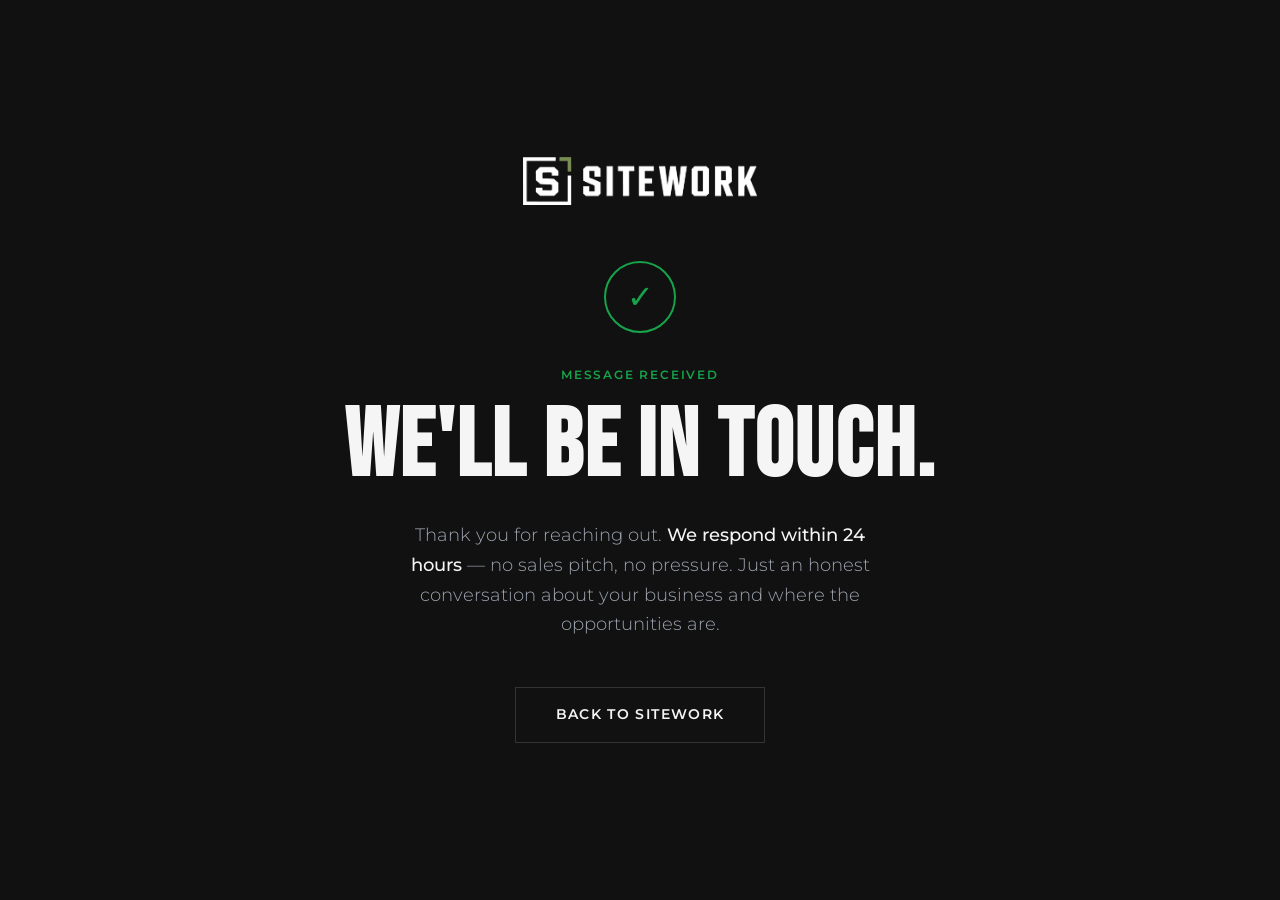
<file: thankyou.html>
<!DOCTYPE html>
<html lang="en">
<head>
<meta charset="UTF-8">
<meta name="viewport" content="width=device-width, initial-scale=1.0">
<title>Sitework | Message Received</title>
<link rel="icon" type="image/x-icon" href="favicon.ico">
<link rel="icon" type="image/png" sizes="32x32" href="favicon-32.png">
<link rel="apple-touch-icon" sizes="180x180" href="apple-touch-icon.png">
<link rel="preconnect" href="https://fonts.googleapis.com">
<link rel="preconnect" href="https://fonts.gstatic.com" crossorigin>
<link href="https://fonts.googleapis.com/css2?family=Bebas+Neue&family=Montserrat:wght@300;400;500;600;700&display=swap" rel="stylesheet">
<link rel="stylesheet" href="styles.css">
<style>
  .thankyou-page {
    min-height: 100vh;
    background: #111111;
    display: flex;
    flex-direction: column;
    align-items: center;
    justify-content: center;
    padding: 2rem;
    text-align: center;
  }
  .thankyou-logo {
    margin-bottom: 3rem;
  }
  .thankyou-logo img {
    height: 48px;
    width: auto;
  }
  .thankyou-icon {
    width: 72px;
    height: 72px;
    border: 2px solid #16A34A;
    border-radius: 50%;
    display: flex;
    align-items: center;
    justify-content: center;
    margin: 0 auto 2rem;
    font-size: 2rem;
    color: #16A34A;
  }
  .thankyou-label {
    font-family: 'Montserrat', sans-serif;
    font-size: 0.75rem;
    font-weight: 600;
    letter-spacing: 0.15em;
    text-transform: uppercase;
    color: #16A34A;
    margin-bottom: 1rem;
  }
  .thankyou-headline {
    font-family: 'Bebas Neue', sans-serif;
    font-size: clamp(3rem, 8vw, 6rem);
    color: #F5F5F5;
    line-height: 1;
    margin-bottom: 1.5rem;
    letter-spacing: 0.02em;
  }
  .thankyou-sub {
    font-family: 'Montserrat', sans-serif;
    font-size: 1.1rem;
    font-weight: 300;
    color: #9CA3AF;
    max-width: 480px;
    line-height: 1.7;
    margin-bottom: 3rem;
  }
  .thankyou-sub strong {
    color: #F5F5F5;
    font-weight: 500;
  }
  .thankyou-back {
    font-family: 'Montserrat', sans-serif;
    font-size: 0.85rem;
    font-weight: 600;
    letter-spacing: 0.1em;
    text-transform: uppercase;
    color: #F5F5F5;
    text-decoration: none;
    border: 1px solid #333;
    padding: 1rem 2.5rem;
    transition: border-color 0.2s, color 0.2s;
  }
  .thankyou-back:hover {
    border-color: #16A34A;
    color: #16A34A;
  }
</style>
</head>
<body>
<div class="thankyou-page">
  <div class="thankyou-logo">
    <a href="/">
      <img src="logo-horizontal.png" alt="Sitework">
    </a>
  </div>
  <div class="thankyou-icon">✓</div>
  <div class="thankyou-label">Message Received</div>
  <h1 class="thankyou-headline">We'll Be In Touch.</h1>
  <p class="thankyou-sub">
    Thank you for reaching out. <strong>We respond within 24 hours</strong> — no sales pitch, no pressure. Just an honest conversation about your business and where the opportunities are.
  </p>
  <a href="/" class="thankyou-back">Back to Sitework</a>
</div>
</body>
</html>
</file>
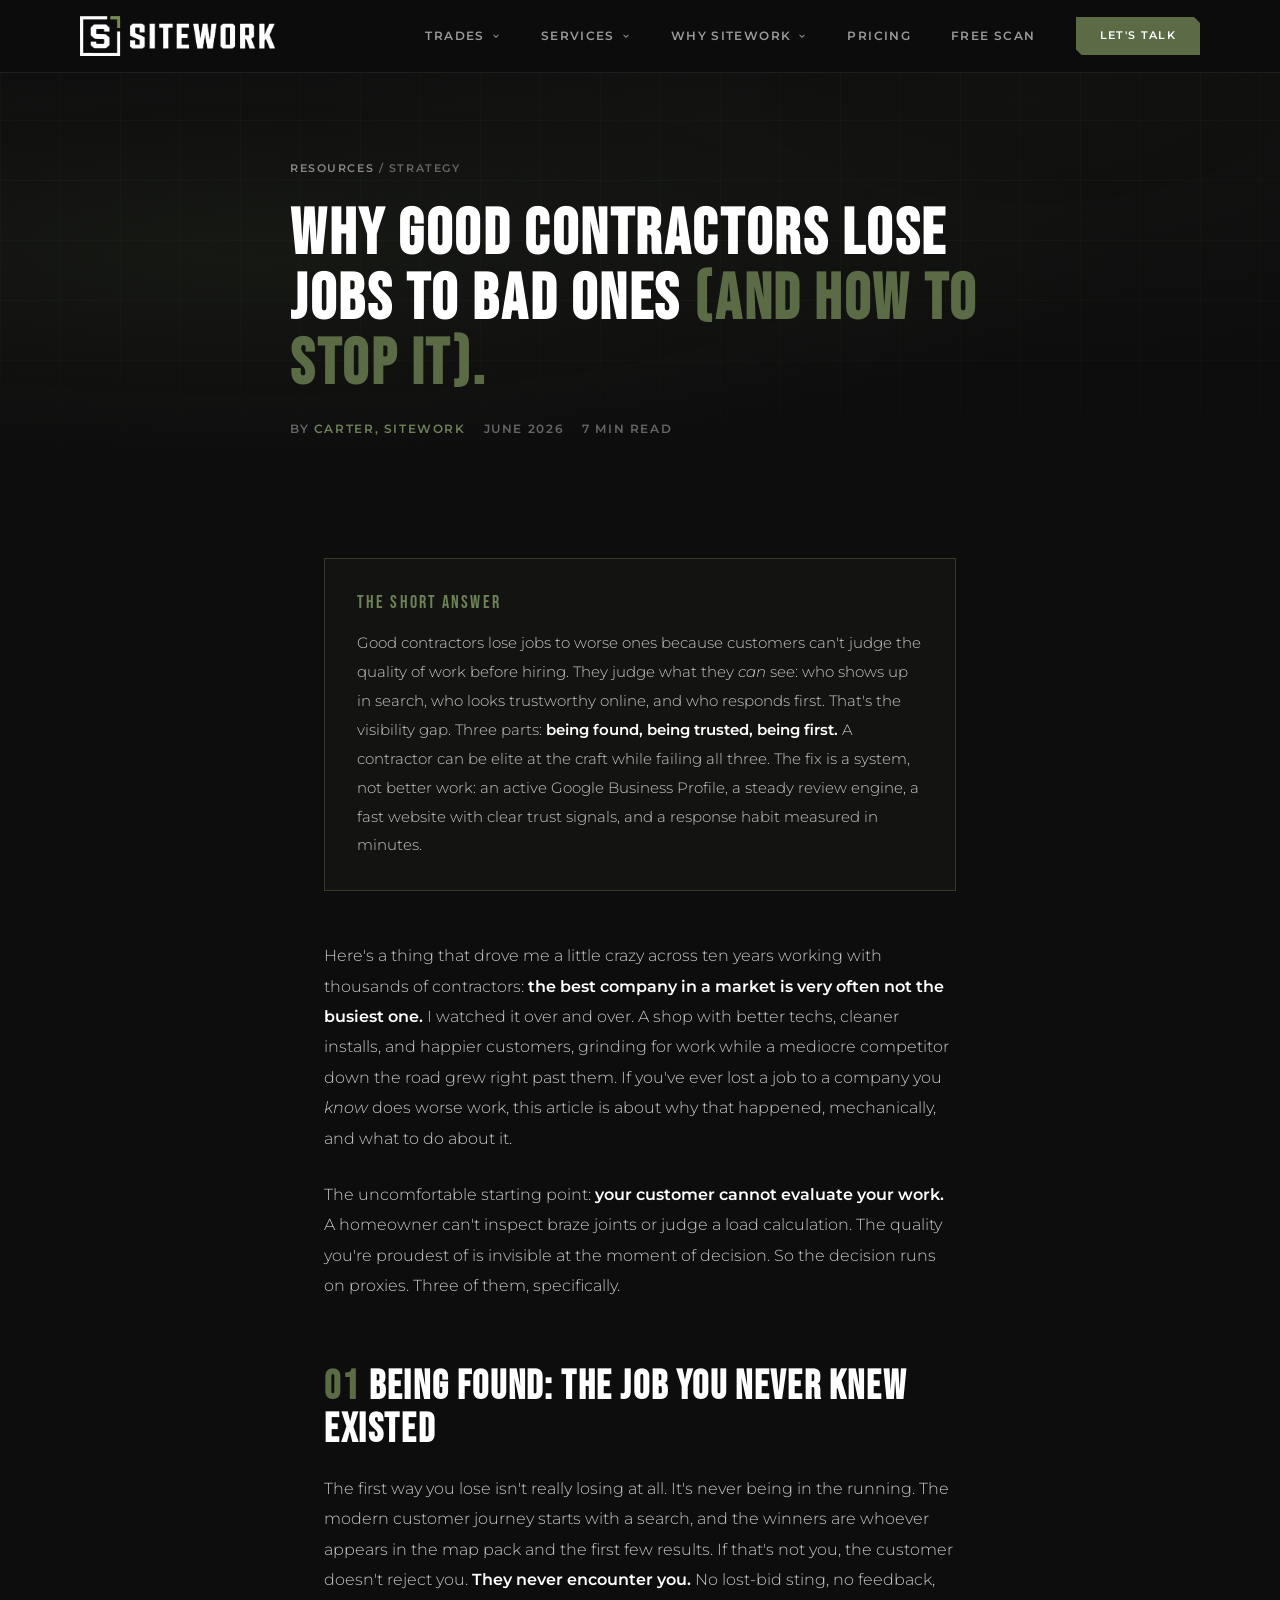
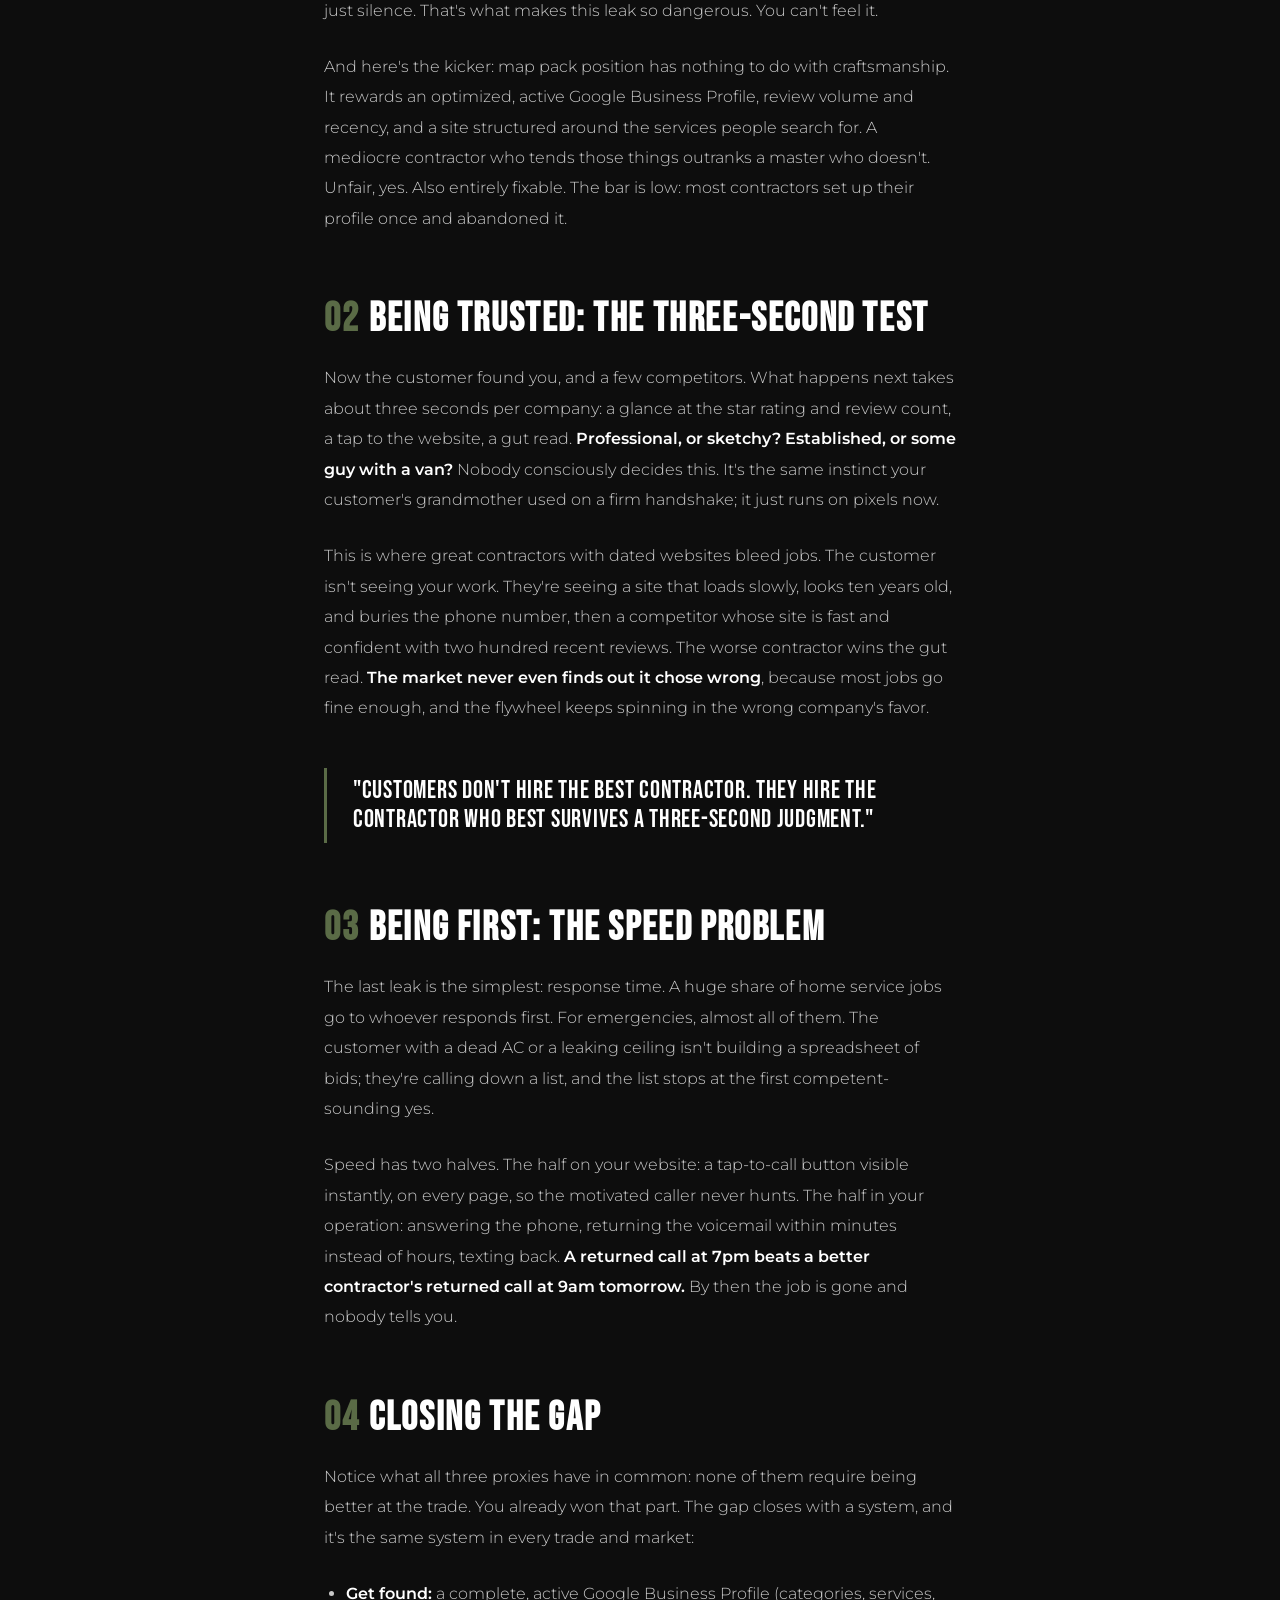
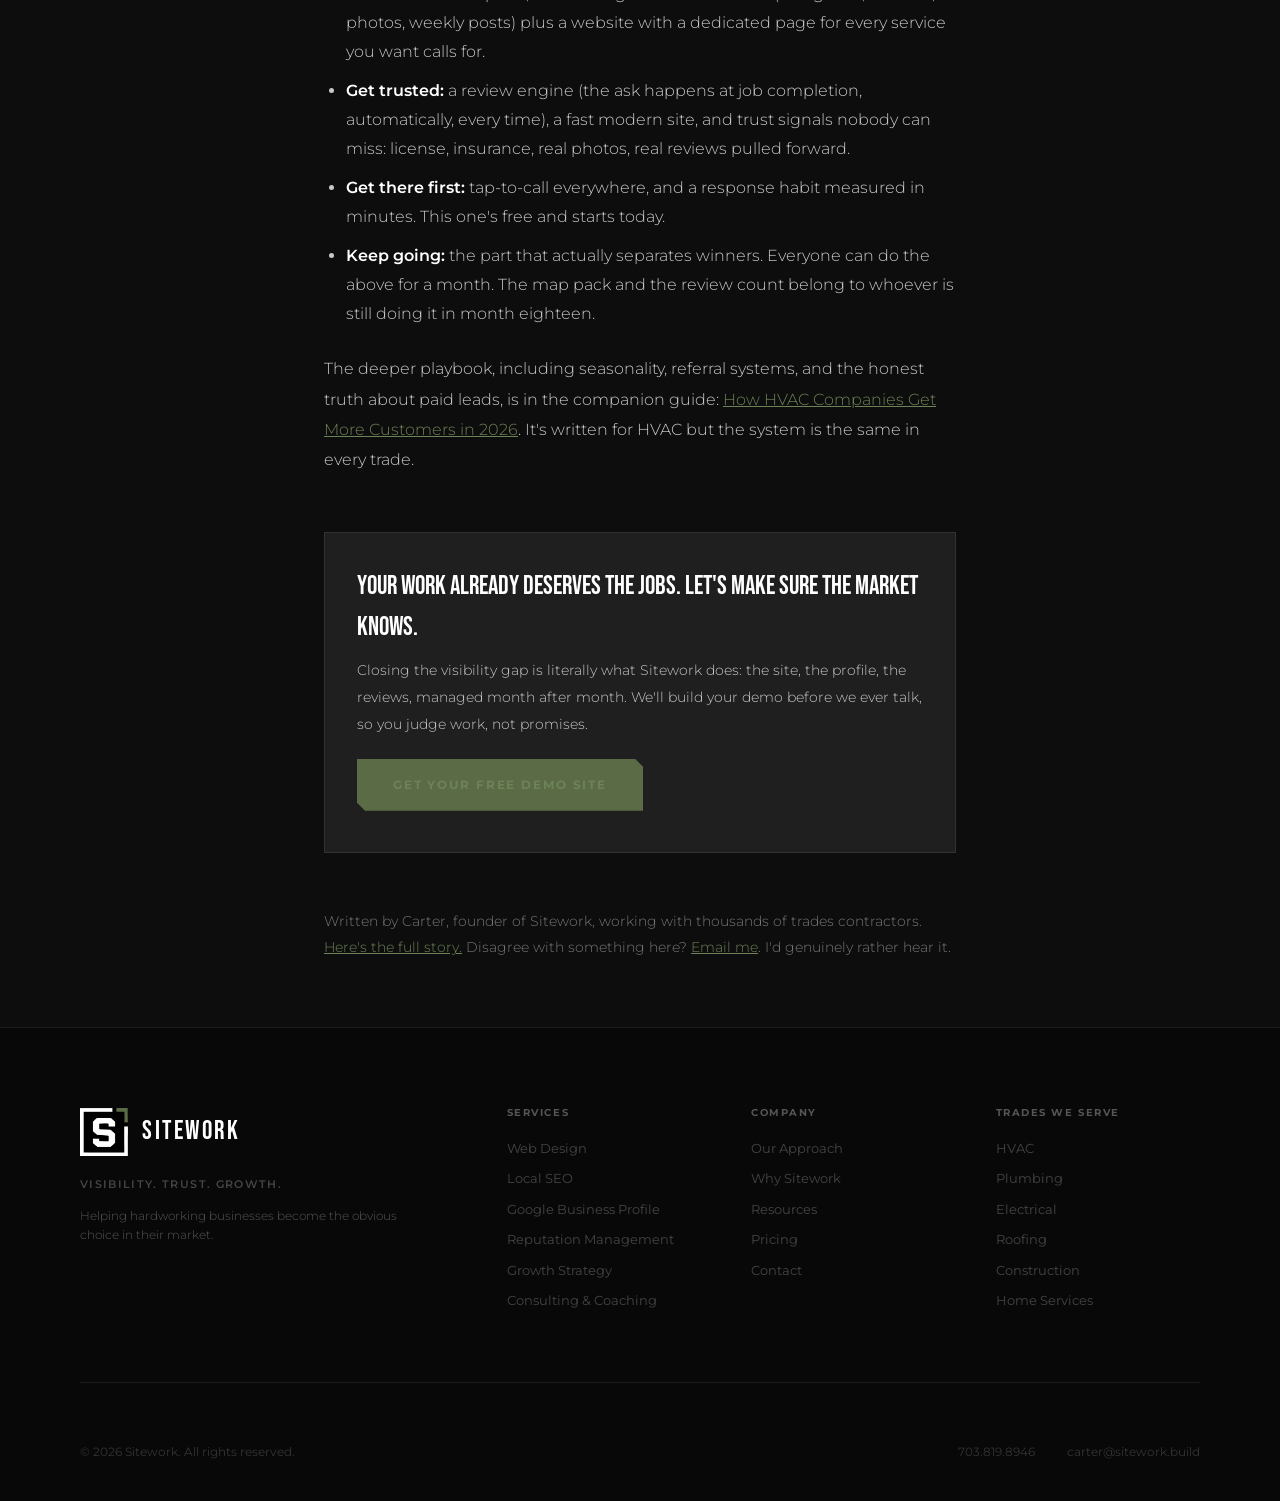
<file: why-good-contractors-lose-jobs.html>
<!DOCTYPE html>
<html lang="en">
<head>
<meta charset="UTF-8">
<meta name="viewport" content="width=device-width, initial-scale=1.0">
<title>Why Good Contractors Lose Jobs to Bad Ones (And How to Stop It) | SITEWORK</title>
<meta name="description" content="Good contractors lose jobs to worse ones because of the visibility gap: being found, being trusted, and being first. Here's how each part quietly costs you work, and how to close the gap.">

<link rel="canonical" href="https://sitework.build/why-good-contractors-lose-jobs">

<meta property="og:title" content="Why Good Contractors Lose Jobs to Bad Ones (And How to Stop It)">
<meta property="og:description" content="It's not your work. It's the visibility gap: being found, being trusted, being first. Here's how to close it.">
<meta property="og:type" content="article">
<meta property="og:url" content="https://sitework.build/why-good-contractors-lose-jobs">

<script type="application/ld+json">
{
  "@context": "https://schema.org",
  "@type": "Article",
  "headline": "Why Good Contractors Lose Jobs to Bad Ones (And How to Stop It)",
  "description": "Good contractors lose jobs to worse ones because of the visibility gap: being found, being trusted, and being first. How each part quietly costs work, and how to close the gap.",
  "datePublished": "2026-06-12",
  "dateModified": "2026-06-12",
  "author": { "@type": "Person", "name": "Carter", "url": "https://sitework.build/why-sitework" },
  "publisher": { "@type": "Organization", "name": "Sitework", "url": "https://sitework.build" },
  "mainEntityOfPage": "https://sitework.build/why-good-contractors-lose-jobs"
}
</script>

<script type="application/ld+json">
{
  "@context": "https://schema.org",
  "@type": "BreadcrumbList",
  "itemListElement": [
    { "@type": "ListItem", "position": 1, "name": "Home", "item": "https://sitework.build" },
    { "@type": "ListItem", "position": 2, "name": "Resources", "item": "https://sitework.build/resources" },
    { "@type": "ListItem", "position": 3, "name": "Why Good Contractors Lose Jobs to Bad Ones", "item": "https://sitework.build/why-good-contractors-lose-jobs" }
  ]
}
</script>

<link rel="icon" type="image/x-icon" href="favicon.ico">
<link rel="icon" type="image/png" sizes="32x32" href="favicon-32.png">
<link rel="apple-touch-icon" sizes="180x180" href="apple-touch-icon.png">
<link rel="preconnect" href="https://fonts.googleapis.com">
<link rel="preconnect" href="https://fonts.gstatic.com" crossorigin>
<link href="https://fonts.googleapis.com/css2?family=Bebas+Neue&family=Montserrat:wght@300;400;500;600;700&display=swap" rel="stylesheet">
<link rel="stylesheet" href="styles.css">

<style>
/* ── ARTICLE STYLES (ar- prefix) ── */
.ar-hero { position:relative; padding:160px 0 60px; overflow:hidden; }
.ar-hero .hero-bg { position:absolute; inset:0; }
.ar-hero-inner { position:relative; z-index:1; max-width:780px; margin:0 auto; padding:0 40px; }
.ar-crumb { font-size:0.7rem; letter-spacing:0.14em; text-transform:uppercase; color:#666; font-weight:600; margin-bottom:24px; }
.ar-crumb a { color:#888; text-decoration:none; }
.ar-crumb a:hover { color:var(--green-light); }
.ar-h1 { font-size:clamp(2.4rem,5vw,4rem); line-height:1.02; margin-bottom:22px; }
.ar-h1 em { font-style:normal; color:var(--green); }
.ar-byline { display:flex; gap:18px; flex-wrap:wrap; font-size:0.72rem; letter-spacing:0.14em; text-transform:uppercase; color:#666; font-weight:600; }
.ar-byline a { color:var(--green-light); text-decoration:none; }

.ar-body { padding:60px 0 40px; }
.ar-prose { max-width:680px; margin:0 auto; padding:0 24px; }
.ar-prose p { font-size:1rem; line-height:1.9; font-weight:300; margin-bottom:26px; color:var(--text); }
.ar-prose p strong { color:var(--white); font-weight:600; }
.ar-prose a { color:var(--green-light); }
.ar-prose h2 { font-size:clamp(1.8rem,3.2vw,2.5rem); line-height:1.08; margin:64px 0 22px; }
.ar-prose h2 .n { color:var(--green); margin-right:10px; }
.ar-prose ul { margin:0 0 26px 22px; }
.ar-prose li { font-size:0.98rem; line-height:1.85; font-weight:300; margin-bottom:10px; color:var(--text); }
.ar-prose li strong { color:var(--white); font-weight:600; }

.ar-tldr { border:1px solid rgba(90,107,70,0.45); background:rgba(90,107,70,0.08); padding:30px 32px; margin:0 0 50px; }
.ar-tldr .t { font-family:'Bebas Neue',sans-serif; font-size:1.1rem; letter-spacing:0.12em; color:var(--green-light); margin-bottom:12px; }
.ar-tldr p { margin-bottom:0; font-size:0.95rem; }

.ar-pull { border-left:3px solid var(--green); padding:8px 0 8px 26px; margin:44px 0;
  font-family:'Bebas Neue',sans-serif; font-size:1.55rem; line-height:1.2; color:var(--white); letter-spacing:0.03em; }

.ar-cta { border:1px solid var(--border); background:var(--dark); padding:34px 32px; margin:56px 0; }
.ar-cta .t { font-family:'Bebas Neue',sans-serif; font-size:1.6rem; color:var(--white); margin-bottom:8px; }
.ar-cta p { font-size:0.9rem; margin-bottom:20px; }

@media (max-width:680px) { .ar-hero { padding:130px 0 40px; } .ar-hero-inner { padding:0 20px; } }
</style>
</head>
<body>

<!-- NAV (shared) -->
<nav class="nav" id="nav">
  <div class="nav-inner">
    <a href="index.html" class="nav-logo">
      <img src="logo-horizontal.png" alt="Sitework" class="nav-logo-img" width="200" height="40">
    </a>
    <div class="nav-links">

      <!-- TRADES dropdown -->
      <div class="nav-drop" id="dropTrades">
        <button aria-haspopup="true" aria-expanded="false" onclick="toggleDrop('dropTrades')">
          Trades
          <svg viewBox="0 0 24 24"><path d="M6 9l6 6 6-6"/></svg>
        </button>
        <div class="nav-panel" role="menu">
          <div class="panel-label">Trades We Serve</div>
          <a href="hvac-website-design.html" role="menuitem">HVAC</a>
          <a href="plumber-website-design.html" role="menuitem">Plumbing</a>
          <a href="electrician-website-design.html" role="menuitem">Electrical</a>
          <a href="roofing-website-design.html" role="menuitem">Roofing</a>
          <a href="construction-website-design.html" role="menuitem">Construction</a>
          <a href="home-services-website-design.html" role="menuitem">Home Services</a>
        </div>
      </div>

      <!-- SERVICES dropdown -->
      <div class="nav-drop" id="dropServices">
        <button aria-haspopup="true" aria-expanded="false" onclick="toggleDrop('dropServices')">
          Services
          <svg viewBox="0 0 24 24"><path d="M6 9l6 6 6-6"/></svg>
        </button>
        <div class="nav-panel" role="menu">
          <div class="panel-label">What We Do</div>
          <a href="index.html#services" role="menuitem">Web Design</a>
          <a href="index.html#services" role="menuitem">Local SEO</a>
          <a href="index.html#services" role="menuitem">Google Business Profile</a>
          <a href="index.html#services" role="menuitem">Reputation Management</a>
          <a href="index.html#services" role="menuitem">Growth Strategy</a>
          <a href="index.html#services" role="menuitem">Consulting &amp; Coaching</a>
        </div>
      </div>

      <!-- WHY SITEWORK dropdown -->
      <div class="nav-drop" id="dropWhy">
        <button aria-haspopup="true" aria-expanded="false" onclick="toggleDrop('dropWhy')">
          Why Sitework
          <svg viewBox="0 0 24 24"><path d="M6 9l6 6 6-6"/></svg>
        </button>
        <div class="nav-panel" role="menu">
          <div class="panel-label">Learn More</div>
          <a href="why-sitework.html" role="menuitem">About</a>
          <a href="resources.html" role="menuitem">Resources</a>
        </div>
      </div>
      <a href="pricing.html">Pricing</a>
      <a href="https://analyzer.sitework.build/scan" class="nav-scan" target="_blank">Free Scan</a>
      <a href="index.html#contact" class="nav-cta">Let's Talk</a>
    </div>
    <button class="hamburger" id="hamburger" aria-label="Menu">
      <span></span><span></span><span></span>
    </button>
  </div>
  <div class="mobile-menu" id="mobileMenu">
    <span class="mobile-drop-label">Trades We Serve</span>
    <a href="hvac-website-design.html" class="indent" onclick="closeMobile()">HVAC</a>
    <a href="plumber-website-design.html" class="indent" onclick="closeMobile()">Plumbing</a>
    <a href="electrician-website-design.html" class="indent" onclick="closeMobile()">Electrical</a>
    <a href="roofing-website-design.html" class="indent" onclick="closeMobile()">Roofing</a>
    <a href="construction-website-design.html" class="indent" onclick="closeMobile()">Construction</a>
    <a href="home-services-website-design.html" class="indent" onclick="closeMobile()">Home Services</a>
    <span class="mobile-drop-label">Services</span>
    <a href="index.html#services" class="indent" onclick="closeMobile()">Web Design</a>
    <a href="index.html#services" class="indent" onclick="closeMobile()">Local SEO</a>
    <a href="index.html#services" class="indent" onclick="closeMobile()">Google Business Profile</a>
    <a href="index.html#services" class="indent" onclick="closeMobile()">Reputation Management</a>
    <a href="index.html#services" class="indent" onclick="closeMobile()">Growth Strategy</a>
    <a href="index.html#services" class="indent" onclick="closeMobile()">Consulting &amp; Coaching</a>
    <span class="mobile-drop-label">Why Sitework</span>
    <a href="why-sitework.html" class="indent" onclick="closeMobile()">About</a>
    <a href="resources.html" class="indent" onclick="closeMobile()">Resources</a>
    <a href="pricing.html" onclick="closeMobile()">Pricing</a>
    <a href="https://analyzer.sitework.build/scan" onclick="closeMobile()" class="mobile-scan" target="_blank">Free Site Scan</a>
    <a href="index.html#contact" onclick="closeMobile()" class="mobile-cta">Let's Talk</a>
  </div>
</nav>

<!-- HERO -->
<section class="ar-hero">
  <div class="hero-bg">
    <div class="hero-grid"></div>
    <div class="hero-gradient"></div>
  </div>
  <div class="ar-hero-inner">
    <div class="ar-crumb"><a href="resources.html">Resources</a> / Strategy</div>
    <h1 class="ar-h1">Why good contractors lose jobs to bad ones <em>(and how to stop it).</em></h1>
    <div class="ar-byline">
      <span>By <a href="why-sitework.html">Carter, Sitework</a></span>
      <span>June 2026</span>
      <span>7 min read</span>
    </div>
  </div>
</section>

<!-- BODY -->
<article class="ar-body">
  <div class="ar-prose">

    <div class="ar-tldr">
      <div class="t">The Short Answer</div>
      <p>Good contractors lose jobs to worse ones because customers can't judge the quality of work before hiring. They judge what they <em>can</em> see: who shows up in search, who looks trustworthy online, and who responds first. That's the visibility gap. Three parts: <strong>being found, being trusted, being first.</strong> A contractor can be elite at the craft while failing all three. The fix is a system, not better work: an active Google Business Profile, a steady review engine, a fast website with clear trust signals, and a response habit measured in minutes.</p>
    </div>

    <p>Here's a thing that drove me a little crazy across ten years working with thousands of contractors: <strong>the best company in a market is very often not the busiest one.</strong> I watched it over and over. A shop with better techs, cleaner installs, and happier customers, grinding for work while a mediocre competitor down the road grew right past them. If you've ever lost a job to a company you <em>know</em> does worse work, this article is about why that happened, mechanically, and what to do about it.</p>

    <p>The uncomfortable starting point: <strong>your customer cannot evaluate your work.</strong> A homeowner can't inspect braze joints or judge a load calculation. The quality you're proudest of is invisible at the moment of decision. So the decision runs on proxies. Three of them, specifically.</p>

    <h2><span class="n">01</span>Being found: the job you never knew existed</h2>
    <p>The first way you lose isn't really losing at all. It's never being in the running. The modern customer journey starts with a search, and the winners are whoever appears in the map pack and the first few results. If that's not you, the customer doesn't reject you. <strong>They never encounter you.</strong> No lost-bid sting, no feedback, just silence. That's what makes this leak so dangerous. You can't feel it.</p>
    <p>And here's the kicker: map pack position has nothing to do with craftsmanship. It rewards an optimized, active Google Business Profile, review volume and recency, and a site structured around the services people search for. A mediocre contractor who tends those things outranks a master who doesn't. Unfair, yes. Also entirely fixable. The bar is low: most contractors set up their profile once and abandoned it.</p>

    <h2><span class="n">02</span>Being trusted: the three-second test</h2>
    <p>Now the customer found you, and a few competitors. What happens next takes about three seconds per company: a glance at the star rating and review count, a tap to the website, a gut read. <strong>Professional, or sketchy? Established, or some guy with a van?</strong> Nobody consciously decides this. It's the same instinct your customer's grandmother used on a firm handshake; it just runs on pixels now.</p>
    <p>This is where great contractors with dated websites bleed jobs. The customer isn't seeing your work. They're seeing a site that loads slowly, looks ten years old, and buries the phone number, then a competitor whose site is fast and confident with two hundred recent reviews. The worse contractor wins the gut read. <strong>The market never even finds out it chose wrong</strong>, because most jobs go fine enough, and the flywheel keeps spinning in the wrong company's favor.</p>

    <div class="ar-pull">"Customers don't hire the best contractor. They hire the contractor who best survives a three-second judgment."</div>

    <h2><span class="n">03</span>Being first: the speed problem</h2>
    <p>The last leak is the simplest: response time. A huge share of home service jobs go to whoever responds first. For emergencies, almost all of them. The customer with a dead AC or a leaking ceiling isn't building a spreadsheet of bids; they're calling down a list, and the list stops at the first competent-sounding yes.</p>
    <p>Speed has two halves. The half on your website: a tap-to-call button visible instantly, on every page, so the motivated caller never hunts. The half in your operation: answering the phone, returning the voicemail within minutes instead of hours, texting back. <strong>A returned call at 7pm beats a better contractor's returned call at 9am tomorrow.</strong> By then the job is gone and nobody tells you.</p>

    <h2><span class="n">04</span>Closing the gap</h2>
    <p>Notice what all three proxies have in common: none of them require being better at the trade. You already won that part. The gap closes with a system, and it's the same system in every trade and market:</p>
    <ul>
      <li><strong>Get found:</strong> a complete, active Google Business Profile (categories, services, photos, weekly posts) plus a website with a dedicated page for every service you want calls for.</li>
      <li><strong>Get trusted:</strong> a review engine (the ask happens at job completion, automatically, every time), a fast modern site, and trust signals nobody can miss: license, insurance, real photos, real reviews pulled forward.</li>
      <li><strong>Get there first:</strong> tap-to-call everywhere, and a response habit measured in minutes. This one's free and starts today.</li>
      <li><strong>Keep going:</strong> the part that actually separates winners. Everyone can do the above for a month. The map pack and the review count belong to whoever is still doing it in month eighteen.</li>
    </ul>
    <p>The deeper playbook, including seasonality, referral systems, and the honest truth about paid leads, is in the companion guide: <a href="how-hvac-companies-get-more-customers.html">How HVAC Companies Get More Customers in 2026</a>. It's written for HVAC but the system is the same in every trade.</p>

    <div class="ar-cta">
      <div class="t">Your work already deserves the jobs. Let's make sure the market knows.</div>
      <p>Closing the visibility gap is literally what Sitework does: the site, the profile, the reviews, managed month after month. We'll build your demo before we ever talk, so you judge work, not promises.</p>
      <a href="index.html#contact" class="btn-primary">Get Your Free Demo Site</a>
    </div>

    <p style="font-size:0.85rem;color:#777;">Written by Carter, founder of Sitework, working with thousands of trades contractors. <a href="why-sitework.html">Here's the full story.</a> Disagree with something here? <a href="mailto:carter@sitework.build">Email me</a>. I'd genuinely rather hear it.</p>

  </div>
</article>

<!-- FOOTER (shared) -->
<footer class="footer">
  <div class="container">
    <div class="footer-top">
      <div class="footer-brand">
        <div class="footer-logo">
          <img src="Boxlogo-white.png" alt="Sitework" class="footer-logo-img" width="32" height="32">
          <span>SITEWORK</span>
        </div>
        <p>Visibility. Trust. Growth.</p>
        <p class="footer-desc">Helping hardworking businesses become the obvious choice in their market.</p>
      </div>
      <div class="footer-links">
        <div class="footer-col">
          <h5>Services</h5>
          <a href="index.html#services">Web Design</a>
          <a href="index.html#services">Local SEO</a>
          <a href="index.html#services">Google Business Profile</a>
          <a href="index.html#services">Reputation Management</a>
          <a href="index.html#services">Growth Strategy</a>
          <a href="index.html#services">Consulting &amp; Coaching</a>
        </div>
        <div class="footer-col">
          <h5>Company</h5>
          <a href="index.html#approach">Our Approach</a>
          <a href="why-sitework.html">Why Sitework</a>
          <a href="resources.html">Resources</a>
          <a href="pricing.html">Pricing</a>
          <a href="index.html#contact">Contact</a>
        </div>
        <div class="footer-col">
          <h5>Trades We Serve</h5>
          <a href="hvac-website-design.html">HVAC</a>
          <a href="plumber-website-design.html">Plumbing</a>
          <a href="electrician-website-design.html">Electrical</a>
          <a href="roofing-website-design.html">Roofing</a>
          <a href="construction-website-design.html">Construction</a>
          <a href="home-services-website-design.html">Home Services</a>
        </div>
      </div>
    </div>
    <div class="footer-bottom">
      <div class="footer-left">
        <p>© 2026 Sitework. All rights reserved.</p>
      </div>
      <div class="footer-right">
        <a href="tel:+17038198946">703.819.8946</a>
        <a href="mailto:carter@sitework.build">carter@sitework.build</a>
      </div>
    </div>
  </div>
</footer>

<script src="script.js" defer></script>
</body>
</html>
</file>
<file: styles.css>
/* ============================================
   SITEWORK — siteworkgrowth.com
   Brand: #0D0D0D #1F1F1F #4A4A4A #E5E5E5 #5A6B46
   Fonts: Bebas Neue + Montserrat
============================================ */

:root {
  --black: #0D0D0D;
  --dark: #1F1F1F;
  --mid: #4A4A4A;
  --light: #E5E5E5;
  --green: #5A6B46;
  --green-light: #6d8257;
  --white: #ffffff;
  --text: #c8c8c8;
  --border: rgba(255,255,255,0.08);
}

* { margin: 0; padding: 0; box-sizing: border-box; }

html { scroll-behavior: smooth; }

body {
  background: var(--black);
  color: var(--text);
  font-family: 'Montserrat', sans-serif;
  font-weight: 400;
  line-height: 1.6;
  overflow-x: hidden;
}

/* ── TYPOGRAPHY ── */
h1, h2, h3, h4, h5 {
  font-family: 'Bebas Neue', sans-serif;
  letter-spacing: 0.04em;
  color: var(--white);
  line-height: 1.05;
}

.section-label {
  font-family: 'Montserrat', sans-serif;
  font-size: 0.7rem;
  font-weight: 600;
  letter-spacing: 0.2em;
  text-transform: uppercase;
  color: var(--green);
  margin-bottom: 16px;
}

.section-title {
  font-family: 'Bebas Neue', sans-serif;
  font-size: clamp(2rem, 4vw, 3.2rem);
  color: var(--white);
  line-height: 1.05;
  margin-bottom: 24px;
}

/* ── LAYOUT ── */
.container {
  max-width: 1200px;
  margin: 0 auto;
  padding: 0 40px;
}

/* ── BUTTONS ── */
.btn-primary {
  display: inline-block;
  background: var(--green);
  color: var(--white);
  font-family: 'Montserrat', sans-serif;
  font-size: 0.78rem;
  font-weight: 700;
  letter-spacing: 0.15em;
  text-transform: uppercase;
  padding: 16px 36px;
  text-decoration: none;
  border: none;
  cursor: pointer;
  transition: background 0.2s, transform 0.2s;
  clip-path: polygon(0 0, calc(100% - 8px) 0, 100% 8px, 100% 100%, 8px 100%, 0 calc(100% - 8px));
}

.btn-primary:hover {
  background: var(--green-light);
  transform: translateY(-2px);
}

.btn-primary.full-width { width: 100%; text-align: center; }

.btn-ghost {
  display: inline-block;
  background: transparent;
  color: var(--light);
  font-family: 'Montserrat', sans-serif;
  font-size: 0.78rem;
  font-weight: 600;
  letter-spacing: 0.12em;
  text-transform: uppercase;
  padding: 15px 32px;
  text-decoration: none;
  border: 1px solid rgba(255,255,255,0.2);
  transition: border-color 0.2s, color 0.2s;
}

.btn-ghost:hover {
  border-color: var(--green);
  color: var(--white);
}

/* ── LOGO IMAGE ── */
.nav-logo-img {
  height: 40px;
  width: auto;
  object-fit: contain;
}

.about-logo-img {
  width: 100%;
  max-width: 320px;
  height: auto;
  object-fit: contain;
}

.footer-logo-img {
  width: 48px;
  height: 48px;
  object-fit: contain;
}

/* ── LOGO ── */
.logo-mark {
  display: flex;
  align-items: center;
}

.logo-square {
  position: relative;
  width: 36px;
  height: 36px;
  border: 2.5px solid var(--white);
  display: flex;
  align-items: center;
  justify-content: center;
  background: var(--black);
}

.logo-s {
  font-family: 'Bebas Neue', sans-serif;
  font-size: 1.3rem;
  color: var(--white);
  line-height: 1;
}

.logo-corner {
  position: absolute;
  top: -5px;
  right: -5px;
  width: 10px;
  height: 10px;
  background: var(--green);
}

.logo-text {
  font-family: 'Bebas Neue', sans-serif;
  font-size: 1.4rem;
  letter-spacing: 0.12em;
  color: var(--white);
  margin-left: 10px;
}

/* ── NAV ── */
.nav {
  position: fixed;
  top: 0;
  left: 0;
  right: 0;
  z-index: 1000;
  background: rgba(13,13,13,0.95);
  backdrop-filter: blur(20px);
  border-bottom: 1px solid var(--border);
  transition: all 0.3s;
}

.nav.scrolled {
  background: rgba(13,13,13,0.98);
  border-bottom-color: rgba(90,107,70,0.3);
}

.nav-inner {
  max-width: 1200px;
  margin: 0 auto;
  padding: 0 40px;
  height: 72px;
  display: flex;
  align-items: center;
  justify-content: space-between;
}

.nav-logo {
  display: flex;
  align-items: center;
  gap: 10px;
  text-decoration: none;
}

.nav-links {
  display: flex;
  align-items: center;
  gap: 40px;
}

.nav-links a {
  font-family: 'Montserrat', sans-serif;
  font-size: 0.72rem;
  font-weight: 600;
  letter-spacing: 0.12em;
  text-transform: uppercase;
  color: #999;
  text-decoration: none;
  transition: color 0.2s;
}

.nav-links a:hover { color: var(--white); }

.nav-cta {
  background: var(--green) !important;
  color: var(--white) !important;
  padding: 10px 24px;
  font-size: 0.7rem !important;
  clip-path: polygon(0 0, calc(100% - 6px) 0, 100% 6px, 100% 100%, 6px 100%, 0 calc(100% - 6px));
}

.nav-cta:hover { background: var(--green-light) !important; }

.hamburger {
  display: none;
  flex-direction: column;
  gap: 5px;
  background: none;
  border: none;
  cursor: pointer;
  padding: 4px;
}

.hamburger span {
  display: block;
  width: 24px;
  height: 2px;
  background: var(--white);
  transition: all 0.3s;
}

.mobile-menu {
  display: none;
  flex-direction: column;
  background: var(--dark);
  border-top: 1px solid var(--border);
  padding: 20px 40px 40px;
  gap: 16px;
  max-height: calc(100svh - 72px);
  overflow-y: auto;
  overflow-x: hidden;
  -webkit-overflow-scrolling: touch;
  overscroll-behavior: contain;
}

.mobile-menu.open {
  display: flex;
}

body.menu-open {
  overflow: hidden;
  position: fixed;
  width: 100%;
}

.mobile-menu a {
  font-family: 'Montserrat', sans-serif;
  font-size: 0.8rem;
  font-weight: 600;
  letter-spacing: 0.12em;
  text-transform: uppercase;
  color: #999;
  text-decoration: none;
  padding: 8px 0;
  border-bottom: 1px solid var(--border);
}

.mobile-cta {
  color: var(--green) !important;
  border-bottom: none !important;
}

/* ── HERO ── */
.hero {
  position: relative;
  min-height: 100vh;
  display: flex;
  align-items: center;
  padding-top: 72px;
  overflow: hidden;
}

.hero-bg {
  position: absolute;
  inset: 0;
  z-index: 0;
}

.hero-grid {
  position: absolute;
  inset: 0;
  background-image:
    linear-gradient(rgba(90,107,70,0.06) 1px, transparent 1px),
    linear-gradient(90deg, rgba(90,107,70,0.06) 1px, transparent 1px);
  background-size: 60px 60px;
}

.hero-gradient {
  position: absolute;
  inset: 0;
  background: radial-gradient(ellipse at 20% 50%, rgba(90,107,70,0.12) 0%, transparent 60%),
              radial-gradient(ellipse at 80% 20%, rgba(90,107,70,0.06) 0%, transparent 50%),
              linear-gradient(to bottom, transparent 60%, var(--black) 100%);
}

.hero-inner {
  position: relative;
  z-index: 1;
  width: 100%;
  max-width: 1200px;
  margin: 0 auto;
  padding: 80px 40px;
  display: grid;
  grid-template-columns: 1fr 1fr;
  gap: 80px;
  align-items: center;
}

.hero-badge {
  display: inline-block;
  background: rgba(90,107,70,0.15);
  border: 1px solid rgba(90,107,70,0.4);
  color: var(--green-light);
  font-size: 0.68rem;
  font-weight: 600;
  letter-spacing: 0.18em;
  text-transform: uppercase;
  padding: 8px 16px;
  margin-bottom: 28px;
  animation: fadeUp 0.8s ease both;
}

.hero-headline {
  font-family: 'Bebas Neue', sans-serif;
  font-size: clamp(4rem, 8vw, 7rem);
  line-height: 0.95;
  margin-bottom: 28px;
  display: flex;
  flex-direction: column;
}

.hero-headline .line {
  display: block;
  animation: fadeUp 0.8s ease both;
  color: var(--white);
}

.hero-headline .accent { color: var(--green); }

.hero-sub {
  font-size: 1.05rem;
  color: #999;
  max-width: 440px;
  margin-bottom: 40px;
  font-weight: 300;
  line-height: 1.7;
  animation: fadeUp 0.8s ease both;
}

.hero-actions {
  display: flex;
  gap: 16px;
  flex-wrap: wrap;
  animation: fadeUp 0.8s ease both;
}

.hero-stats {
  display: flex;
  flex-direction: column;
  gap: 0;
  border: 1px solid var(--border);
  background: rgba(31,31,31,0.6);
  backdrop-filter: blur(10px);
}

.stat {
  padding: 32px;
  animation: fadeUp 0.8s ease both;
}

.stat-number {
  font-family: 'Bebas Neue', sans-serif;
  font-size: 3.5rem;
  color: var(--white);
  line-height: 1;
  margin-bottom: 8px;
}

.stat-number span {
  color: var(--green);
  font-size: 2.5rem;
}

.stat-label {
  font-size: 0.78rem;
  color: #777;
  line-height: 1.5;
  font-weight: 400;
}

.stat-divider {
  height: 1px;
  background: var(--border);
}

.scroll-indicator {
  position: absolute;
  bottom: 40px;
  left: 50%;
  transform: translateX(-50%);
  display: flex;
  flex-direction: column;
  align-items: center;
  gap: 8px;
  z-index: 1;
  animation: fadeIn 1s ease 1.5s both;
}

.scroll-indicator span {
  font-size: 0.6rem;
  letter-spacing: 0.2em;
  text-transform: uppercase;
  color: #555;
}

.scroll-line {
  width: 1px;
  height: 40px;
  background: linear-gradient(to bottom, #555, transparent);
  animation: scrollPulse 2s ease infinite;
}

/* ── PROBLEM ── */
.problem {
  padding: 120px 0;
  border-top: 1px solid var(--border);
}

.problem-grid {
  display: grid;
  grid-template-columns: 1fr 1.5fr;
  gap: 80px;
  align-items: start;
}

.problem-left .section-title {
  font-size: clamp(2rem, 3.5vw, 3rem);
  position: sticky;
  top: 100px;
}

.problem-intro {
  font-size: 1rem;
  color: #888;
  line-height: 1.8;
  margin-bottom: 40px;
  font-weight: 300;
}

.problem-items {
  display: flex;
  flex-direction: column;
  gap: 16px;
  margin-bottom: 40px;
}

.problem-item {
  display: flex;
  align-items: flex-start;
  gap: 16px;
  font-size: 0.9rem;
  color: #888;
  padding: 16px;
  border: 1px solid var(--border);
  background: rgba(31,31,31,0.4);
  transition: border-color 0.2s;
}

.problem-item:hover { border-color: rgba(90,107,70,0.3); }

.problem-icon {
  color: #555;
  font-weight: 700;
  font-size: 1rem;
  flex-shrink: 0;
  margin-top: 1px;
}

.problem-conclusion {
  font-size: 1.1rem;
  color: var(--light);
  padding: 24px;
  border-left: 3px solid var(--green);
  background: rgba(90,107,70,0.08);
  font-weight: 300;
}

.problem-conclusion strong {
  color: var(--green-light);
  font-weight: 700;
}

/* ── SERVICES ── */
.services {
  padding: 120px 0;
  background: var(--dark);
  border-top: 1px solid var(--border);
}

.section-header {
  text-align: center;
  margin-bottom: 72px;
}

.section-header .section-title {
  font-size: clamp(2rem, 4vw, 3.5rem);
}

.services-grid {
  display: grid;
  grid-template-columns: repeat(3, 1fr);
  gap: 1px;
  background: var(--border);
  border: 1px solid var(--border);
}

.service-card {
  background: var(--dark);
  padding: 48px 36px;
  position: relative;
  transition: background 0.2s;
  text-align: center;
}

.service-card:hover { background: #252525; }

.service-card.featured {
  background: var(--dark);
  border-top: 2px solid var(--green);
}

.service-card.featured:hover { background: rgba(90,107,70,0.18); }

.service-number {
  font-family: 'Bebas Neue', sans-serif;
  font-size: 0.85rem;
  letter-spacing: 0.2em;
  color: #444;
  margin-bottom: 20px;
}

.service-icon {
  width: 80px;
  height: 80px;
  margin-bottom: 24px;
  margin-left: auto;
  margin-right: auto;
  display: block;
}

.service-icon img {
  width: 100%;
  height: 100%;
  object-fit: contain;
  mix-blend-mode: lighten;
}

.service-card h3 {
  font-family: 'Bebas Neue', sans-serif;
  font-size: 1.6rem;
  letter-spacing: 0.06em;
  color: var(--white);
  margin-bottom: 12px;
}

.service-card p {
  font-size: 0.85rem;
  color: #777;
  line-height: 1.7;
  margin-bottom: 24px;
  font-weight: 300;
}

.service-includes {
  display: flex;
  flex-wrap: wrap;
  gap: 8px;
  justify-content: center;
}

.service-includes span {
  font-size: 0.65rem;
  font-weight: 600;
  letter-spacing: 0.1em;
  text-transform: uppercase;
  color: #555;
  padding: 4px 10px;
  border: 1px solid #333;
  background: rgba(0,0,0,0.3);
}

.service-card.featured .service-includes span {
  border-color: rgba(90,107,70,0.3);
  color: var(--green-light);
}

/* Serve icon text */
.serve-icon-text {
  font-family: 'Bebas Neue', sans-serif;
  font-size: 1.4rem;
  letter-spacing: 0.15em;
  color: var(--green);
  margin-bottom: 16px;
  line-height: 1;
}

/* Contact icon text */
.contact-icon-text {
  font-family: 'Bebas Neue', sans-serif;
  font-size: 0.7rem;
  letter-spacing: 0.1em;
  color: var(--green-light);
  background: rgba(90,107,70,0.15);
  border: 1px solid rgba(90,107,70,0.3);
  padding: 4px 8px;
  display: flex;
  align-items: center;
  justify-content: center;
  min-width: 52px;
  text-align: center;
}

/* ── APPROACH ── */
.approach {
  padding: 120px 0;
  border-top: 1px solid var(--border);
}

.approach-grid {
  display: grid;
  grid-template-columns: 1fr 1.2fr;
  gap: 100px;
  align-items: start;
}

.approach-left p {
  font-size: 0.95rem;
  color: #777;
  line-height: 1.8;
  margin-bottom: 40px;
  font-weight: 300;
}

.approach-right {
  display: flex;
  flex-direction: column;
  gap: 0;
}

.approach-step {
  display: flex;
  gap: 28px;
  padding: 32px 0;
  border-bottom: 1px solid var(--border);
  position: relative;
}

.approach-step:last-child { border-bottom: none; }

.step-number {
  font-family: 'Bebas Neue', sans-serif;
  font-size: 3rem;
  color: #2a2a2a;
  line-height: 1;
  flex-shrink: 0;
  width: 60px;
  transition: color 0.3s;
}

.approach-step:hover .step-number { color: var(--green); }

.step-content h4 {
  font-family: 'Bebas Neue', sans-serif;
  font-size: 1.4rem;
  letter-spacing: 0.06em;
  color: var(--white);
  margin-bottom: 8px;
}

.step-content p {
  font-size: 0.85rem;
  color: #666;
  line-height: 1.7;
  font-weight: 300;
}

/* ── TRANSFORMATION ── */
.transformation {
  padding: 120px 0;
  background: var(--dark);
  border-top: 1px solid var(--border);
}

.transform-grid {
  display: grid;
  grid-template-columns: 1fr auto 1fr;
  gap: 48px;
  align-items: start;
}

.transform-header {
  padding: 20px 32px;
  margin-bottom: 0;
}

.transform-label {
  font-family: 'Bebas Neue', sans-serif;
  font-size: 1.1rem;
  letter-spacing: 0.15em;
}

.before .transform-header {
  background: rgba(255,255,255,0.04);
  border-bottom: 2px solid #444;
}

.before .transform-label { color: #666; }

.after .transform-header {
  background: rgba(90,107,70,0.1);
  border-bottom: 2px solid var(--green);
}

.after .transform-label { color: var(--green-light); }

.transform-list {
  list-style: none;
  padding: 0;
}

.transform-list li {
  padding: 14px 32px;
  font-size: 0.85rem;
  border-bottom: 1px solid var(--border);
  line-height: 1.5;
  font-weight: 400;
}

.before .transform-list li {
  color: #555;
  background: rgba(0,0,0,0.2);
}

.before .transform-list li::before {
  content: '—  ';
  color: #444;
}

.after .transform-list li {
  color: #aaa;
  background: rgba(90,107,70,0.05);
}

.after .transform-list li::before {
  content: '✓  ';
  color: var(--green);
  font-weight: 700;
}

.transform-arrow {
  font-family: 'Bebas Neue', sans-serif;
  font-size: 3rem;
  color: var(--green);
  align-self: center;
  margin-top: 60px;
}

/* ── WHO WE SERVE ── */
.serve {
  padding: 120px 0;
  border-top: 1px solid var(--border);
}

.serve-grid {
  display: grid;
  grid-template-columns: repeat(3, 1fr);
  gap: 1px;
  background: var(--border);
  border: 1px solid var(--border);
}

.serve-card {
  background: var(--black);
  padding: 40px 32px;
  transition: background 0.2s;
}

.serve-card:hover { background: var(--dark); }

.serve-icon {
  font-size: 1.8rem;
  margin-bottom: 16px;
}

.serve-card h4 {
  font-family: 'Bebas Neue', sans-serif;
  font-size: 1.4rem;
  letter-spacing: 0.08em;
  color: var(--white);
  margin-bottom: 10px;
}

.serve-card p {
  font-size: 0.82rem;
  color: #666;
  line-height: 1.7;
  font-weight: 300;
}

/* ── ABOUT ── */
.about {
  padding: 120px 0;
  background: var(--dark);
  border-top: 1px solid var(--border);
}

.about-grid {
  display: grid;
  grid-template-columns: 1fr 1.4fr;
  gap: 100px;
  align-items: center;
}

.about-visual {
  display: flex;
  flex-direction: column;
  align-items: center;
  gap: 40px;
}

.logo-square-large {
  position: relative;
  width: 200px;
  height: 200px;
  border: 4px solid var(--white);
  display: flex;
  align-items: center;
  justify-content: center;
  background: var(--black);
}

.logo-square-large span {
  font-family: 'Bebas Neue', sans-serif;
  font-size: 8rem;
  color: var(--white);
  line-height: 1;
}

.corner-accent {
  position: absolute;
  top: -12px;
  right: -12px;
  width: 28px;
  height: 28px;
  background: var(--green);
}

.about-tagline-stack {
  display: flex;
  flex-direction: column;
  align-items: center;
  gap: 4px;
}

.about-tagline-stack span {
  font-family: 'Bebas Neue', sans-serif;
  font-size: 1.8rem;
  letter-spacing: 0.15em;
  color: #444;
}

.about-tagline-stack .accent { color: var(--green); }

.about-right p {
  font-size: 0.9rem;
  color: #777;
  line-height: 1.8;
  margin-bottom: 20px;
  font-weight: 300;
}

.about-values {
  display: grid;
  grid-template-columns: repeat(3, 1fr);
  gap: 1px;
  background: var(--border);
  border: 1px solid var(--border);
  margin-top: 40px;
}

.value {
  background: var(--black);
  padding: 24px 20px;
}

.value-title {
  font-family: 'Bebas Neue', sans-serif;
  font-size: 1.1rem;
  letter-spacing: 0.1em;
  color: var(--green-light);
  margin-bottom: 6px;
}

.value-desc {
  font-size: 0.75rem;
  color: #555;
  line-height: 1.5;
  font-weight: 400;
}

/* ── RESOURCES ── */
.resources {
  padding: 120px 0;
  border-top: 1px solid var(--border);
}

.resources-grid {
  display: grid;
  grid-template-columns: repeat(3, 1fr);
  gap: 1px;
  background: var(--border);
  border: 1px solid var(--border);
}

.resource-card {
  background: var(--black);
  padding: 40px 32px;
  transition: background 0.2s;
  display: flex;
  flex-direction: column;
}

.resource-card:hover { background: var(--dark); }

.resource-tag {
  font-size: 0.65rem;
  font-weight: 700;
  letter-spacing: 0.15em;
  text-transform: uppercase;
  color: var(--green-light);
  margin-bottom: 16px;
  padding: 4px 10px;
  border: 1px solid rgba(90,107,70,0.3);
  display: inline-block;
  width: fit-content;
}

.resource-card h4 {
  font-family: 'Bebas Neue', sans-serif;
  font-size: 1.3rem;
  letter-spacing: 0.05em;
  color: var(--white);
  margin-bottom: 12px;
  line-height: 1.2;
}

.resource-card p {
  font-size: 0.82rem;
  color: #666;
  line-height: 1.7;
  flex: 1;
  margin-bottom: 24px;
  font-weight: 300;
}

.resource-link {
  font-size: 0.75rem;
  font-weight: 700;
  letter-spacing: 0.1em;
  text-transform: uppercase;
  color: var(--green-light);
  text-decoration: none;
  transition: color 0.2s;
}

.resource-link:hover { color: var(--white); }

/* ── CONTACT ── */
.contact {
  padding: 120px 0;
  background: var(--dark);
  border-top: 1px solid var(--border);
}

.contact-grid {
  display: grid;
  grid-template-columns: 1fr 1.2fr;
  gap: 100px;
  align-items: start;
}

.contact-left p {
  font-size: 0.95rem;
  color: #777;
  line-height: 1.8;
  margin-bottom: 40px;
  font-weight: 300;
}

.contact-info {
  display: flex;
  flex-direction: column;
  gap: 0;
  margin-bottom: 40px;
  border: 1px solid var(--border);
}

.contact-item {
  display: flex;
  align-items: center;
  gap: 20px;
  padding: 20px 24px;
  border-bottom: 1px solid var(--border);
  text-decoration: none;
  transition: background 0.2s;
}

.contact-item:last-child { border-bottom: none; }
.contact-item:hover { background: rgba(255,255,255,0.03); }

.contact-icon {
  font-size: 1.1rem;
  width: 32px;
  text-align: center;
  flex-shrink: 0;
}

.contact-label {
  font-size: 0.65rem;
  font-weight: 600;
  letter-spacing: 0.12em;
  text-transform: uppercase;
  color: #555;
  margin-bottom: 2px;
}

.contact-value {
  font-size: 0.88rem;
  color: var(--light);
  font-weight: 500;
}

.contact-promise {
  font-size: 0.82rem;
  color: #555;
  line-height: 1.7;
  padding: 20px 24px;
  border: 1px solid var(--border);
  font-weight: 300;
}

.contact-promise strong { color: var(--green-light); font-weight: 600; }

/* ── FORM ── */
.contact-form {
  display: flex;
  flex-direction: column;
  gap: 20px;
}

.form-row {
  display: grid;
  grid-template-columns: 1fr 1fr;
  gap: 16px;
}

.form-group {
  display: flex;
  flex-direction: column;
  gap: 8px;
}

.form-group label {
  font-size: 0.65rem;
  font-weight: 700;
  letter-spacing: 0.12em;
  text-transform: uppercase;
  color: #555;
}

.form-group input,
.form-group select,
.form-group textarea {
  background: rgba(0,0,0,0.4);
  border: 1px solid #2a2a2a;
  color: var(--white);
  font-family: 'Montserrat', sans-serif;
  font-size: 0.85rem;
  padding: 14px 16px;
  outline: none;
  transition: border-color 0.2s;
  width: 100%;
}

.form-group input:focus,
.form-group select:focus,
.form-group textarea:focus {
  border-color: var(--green);
}

.form-group select option { background: var(--dark); }
.form-group textarea { resize: vertical; min-height: 120px; }

.form-note {
  font-size: 0.72rem;
  color: #444;
  text-align: center;
  margin-top: -8px;
  font-weight: 300;
}

.form-success {
  display: none;
  text-align: center;
  padding: 80px 40px;
  border: 1px solid rgba(90,107,70,0.3);
  background: rgba(90,107,70,0.08);
}

.form-success.visible { display: block; }

.success-icon {
  font-size: 3rem;
  color: var(--green-light);
  margin-bottom: 20px;
}

.form-success h3 {
  font-family: 'Bebas Neue', sans-serif;
  font-size: 2rem;
  letter-spacing: 0.1em;
  margin-bottom: 10px;
}

.form-success p {
  color: #666;
  font-size: 0.9rem;
}

/* ── FOOTER ── */
.footer {
  background: #080808;
  border-top: 1px solid var(--border);
  padding: 80px 0 40px;
}

.footer-top {
  display: grid;
  grid-template-columns: 1fr 2fr;
  gap: 80px;
  margin-bottom: 60px;
  padding-bottom: 60px;
  border-bottom: 1px solid var(--border);
}

.footer-logo {
  display: flex;
  align-items: center;
  gap: 14px;
  margin-bottom: 20px;
}

.logo-square-sm {
  position: relative;
  width: 28px;
  height: 28px;
  border: 2px solid var(--white);
  display: flex;
  align-items: center;
  justify-content: center;
}

.logo-square-sm span {
  font-family: 'Bebas Neue', sans-serif;
  font-size: 1rem;
  color: var(--white);
}

.corner-sm {
  position: absolute;
  top: -4px;
  right: -4px;
  width: 7px;
  height: 7px;
  background: var(--green);
}

.footer-logo span {
  font-family: 'Bebas Neue', sans-serif;
  font-size: 1.6rem;
  letter-spacing: 0.1em;
  color: var(--white);
}

.footer-brand p {
  font-size: 0.75rem;
  color: #555;
  line-height: 1.6;
}

.footer-brand p:first-of-type {
  color: #444;
  font-size: 0.7rem;
  letter-spacing: 0.12em;
  text-transform: uppercase;
  font-weight: 600;
  margin-bottom: 8px;
}

.footer-desc {
  margin-top: 12px !important;
  font-weight: 300 !important;
}

.footer-links {
  display: grid;
  grid-template-columns: repeat(3, 1fr);
  gap: 40px;
}

.footer-col h5 {
  font-family: 'Montserrat', sans-serif;
  font-size: 0.65rem;
  font-weight: 700;
  letter-spacing: 0.15em;
  text-transform: uppercase;
  color: #555;
  margin-bottom: 20px;
}

.footer-col a {
  display: block;
  font-size: 0.8rem;
  color: #444;
  text-decoration: none;
  margin-bottom: 10px;
  transition: color 0.2s;
  font-weight: 400;
}

.footer-col a:hover { color: var(--light); }

.footer-bottom {
  display: flex;
  justify-content: space-between;
  align-items: center;
  flex-wrap: wrap;
  gap: 16px;
}

.footer-left p {
  font-size: 0.72rem;
  color: #333;
}

.footer-right {
  display: flex;
  gap: 32px;
}

.footer-right a {
  font-size: 0.72rem;
  color: #333;
  text-decoration: none;
  transition: color 0.2s;
}

.footer-right a:hover { color: var(--green-light); }

/* ── ANIMATIONS ── */
@keyframes fadeUp {
  from { opacity: 0; transform: translateY(24px); }
  to { opacity: 1; transform: translateY(0); }
}

@keyframes fadeIn {
  from { opacity: 0; }
  to { opacity: 1; }
}

@keyframes scrollPulse {
  0%, 100% { opacity: 0.3; transform: scaleY(1); }
  50% { opacity: 1; transform: scaleY(1.1); }
}

.fade-up {
  opacity: 0;
  transform: translateY(32px);
  transition: opacity 0.7s ease, transform 0.7s ease;
}

.fade-up.visible {
  opacity: 1;
  transform: translateY(0);
}

/* ── RESPONSIVE ── */
@media (max-width: 1024px) {
  .hero-inner { grid-template-columns: 1fr; gap: 60px; }
  .hero-stats { flex-direction: row; }
  .stat { flex: 1; }
  .stat-divider { width: 1px; height: auto; }
  .problem-grid { grid-template-columns: 1fr; gap: 48px; }
  .problem-left .section-title { position: static; }
  .services-grid { grid-template-columns: repeat(2, 1fr); }
  .approach-grid { grid-template-columns: 1fr; gap: 60px; }
  .transform-grid { grid-template-columns: 1fr; gap: 0; }
  .transform-arrow { display: none; }
  .serve-grid { grid-template-columns: repeat(2, 1fr); }
  .about-grid { grid-template-columns: 1fr; gap: 60px; }
  .contact-grid { grid-template-columns: 1fr; gap: 60px; }
  .footer-top { grid-template-columns: 1fr; gap: 48px; }
}

@media (max-width: 768px) {
  .container { padding: 0 20px; }
  .nav-inner { padding: 0 20px; }
  .nav-links { display: none; }
  .hamburger { display: flex; }
  .nav { overflow: visible; }
  .hero-inner { padding: 60px 20px; }
  .hero-headline { font-size: clamp(3.5rem, 12vw, 5rem); }
  .hero-stats { flex-direction: column; }
  .stat-divider { width: 100%; height: 1px; }
  .services-grid { grid-template-columns: 1fr; }
  .serve-grid { grid-template-columns: 1fr; }
  .resources-grid { grid-template-columns: 1fr; }
  .form-row { grid-template-columns: 1fr; }
  .about-values { grid-template-columns: 1fr; }
  .footer-links { grid-template-columns: 1fr 1fr; }
  .footer-bottom { flex-direction: column; align-items: flex-start; }
  .footer-right { flex-direction: column; gap: 8px; }
  section { padding: 80px 0 !important; }
}

/* ============================================
   PREMIUM ANIMATION LAYER — added June 2026
   1. Blueprint intro  2. Count-up stats
   3. Hover micro-interactions  4. Nav shrink
   5. Reveal easing refinement  6. Reduced motion
============================================ */

/* ── 1. BLUEPRINT INTRO ── */
/* Hidden by default (covers the no-JS case). Only shown when the
   head script marks this as a first visit this session. */
.intro { display: none; }

.intro-seen .intro { display: none; }

.intro-active .intro {
  display: block;
  position: fixed;
  inset: 0;
  z-index: 2000;
  background: var(--black);
  animation: introOut 0.5s ease 1.7s forwards;
  pointer-events: none;
}

.intro-grid {
  position: absolute;
  inset: 0;
  opacity: 0;
  background-image:
    linear-gradient(rgba(90,107,70,0.08) 1px, transparent 1px),
    linear-gradient(90deg, rgba(90,107,70,0.08) 1px, transparent 1px);
  background-size: 48px 48px;
  animation: introFadeIn 0.4s ease 0.05s forwards;
}

.intro-center {
  position: absolute;
  top: 50%;
  left: 50%;
  transform: translate(-50%, -50%);
  width: min(680px, 86vw);
}

.intro-logo { width: 100%; display: block; overflow: visible; }

.intro-logo text {
  font-family: 'Bebas Neue', sans-serif;
  font-size: 120px;
  letter-spacing: 6px;
  fill: transparent;
  stroke: var(--green-light);
  stroke-width: 1.4;
  stroke-dasharray: 520;
  stroke-dashoffset: 520;
  animation: introDraw 1s ease 0.15s forwards, introFill 0.35s ease 1s forwards;
}

.intro-beam {
  height: 4px;
  background: var(--green);
  width: 0;
  margin-top: 4px;
  position: relative;
  animation: introBeam 0.45s cubic-bezier(0.65, 0, 0.35, 1) 1.15s forwards;
}

.intro-beam::after {
  content: '';
  position: absolute;
  right: -3px;
  top: -4px;
  width: 12px;
  height: 12px;
  border-radius: 50%;
  background: var(--green-light);
  box-shadow: 0 0 16px 4px rgba(109,130,87,0.8);
  opacity: 0;
  animation: introSpark 0.45s ease 1.15s;
}

@keyframes introDraw   { to { stroke-dashoffset: 0; } }
@keyframes introFill   { to { fill: var(--white); stroke: transparent; } }
@keyframes introBeam   { to { width: 100%; } }
@keyframes introSpark  { 0% { opacity: 1; } 100% { opacity: 0; } }
@keyframes introFadeIn { to { opacity: 1; } }
@keyframes introOut    { to { opacity: 0; visibility: hidden; } }

/* While the intro plays, hold the hero content back so it enters
   as the overlay lifts. (!important is needed to beat the inline
   animation-delay attributes in index.html — first visit only.) */
.intro-active .hero-badge                       { animation-delay: 1.5s !important; }
.intro-active .hero-headline .line:nth-child(1) { animation-delay: 1.6s !important; }
.intro-active .hero-headline .line:nth-child(2) { animation-delay: 1.7s !important; }
.intro-active .hero-headline .line:nth-child(3) { animation-delay: 1.8s !important; }
.intro-active .hero-sub                         { animation-delay: 2.0s !important; }
.intro-active .hero-actions                     { animation-delay: 2.1s !important; }
.intro-active .hero-stats .stat:nth-child(1)    { animation-delay: 2.2s !important; }
.intro-active .hero-stats .stat:nth-child(3)    { animation-delay: 2.3s !important; }
.intro-active .hero-stats .stat:nth-child(5)    { animation-delay: 2.4s !important; }
.intro-active .scroll-indicator                 { animation-delay: 2.8s !important; }

/* ── 2. COUNT-UP STATS ── */
/* The .count span must keep the big white number style, not the
   green suffix style that .stat-number span normally applies. */
.stat-number .count {
  color: var(--white);
  font-size: inherit;
}

/* ── 3. HOVER MICRO-INTERACTIONS ── */
/* Green beam draws across the top edge of cards on hover.
   (No translateY lift — the 1px hairline grids need cards to stay put.) */
.service-card,
.serve-card,
.resource-card {
  position: relative;
  overflow: hidden;
}

.service-card::after,
.serve-card::after,
.resource-card::after {
  content: '';
  position: absolute;
  top: 0;
  left: 0;
  height: 2px;
  width: 100%;
  background: var(--green-light);
  transform: scaleX(0);
  transform-origin: left;
  transition: transform 0.45s cubic-bezier(0.22, 1, 0.36, 1);
}

.service-card:hover::after,
.serve-card:hover::after,
.resource-card:hover::after { transform: scaleX(1); }

/* Service icons give a small nod on hover */
.service-icon img { transition: transform 0.35s cubic-bezier(0.22, 1, 0.36, 1); }
.service-card:hover .service-icon img { transform: translateY(-4px) scale(1.06); }

/* Resource links nudge forward */
.resource-link { transition: color 0.25s, letter-spacing 0.25s; }
.resource-card:hover .resource-link { letter-spacing: 0.04em; color: var(--green-light); }

/* Sheen sweep across primary buttons */
.btn-primary {
  position: relative;
  overflow: hidden;
}

.btn-primary::after {
  content: '';
  position: absolute;
  top: 0;
  left: -80%;
  width: 50%;
  height: 100%;
  background: linear-gradient(105deg, transparent, rgba(255,255,255,0.22), transparent);
  transform: skewX(-18deg);
  transition: left 0.55s ease;
}

.btn-primary:hover::after { left: 140%; }

/* ── 4. NAV SHRINK ── */
.nav-inner { transition: height 0.3s ease; }
.nav-logo-img { transition: height 0.3s ease; }

.nav.scrolled .nav-inner { height: 58px; }
.nav.scrolled .nav-logo-img { height: 32px; }

/* ── 5. REVEAL EASING REFINEMENT ── */
/* Same reveal system, springier curve and slightly less travel. */
.fade-up {
  opacity: 0;
  transform: translateY(26px);
  transition: opacity 0.65s ease, transform 0.65s cubic-bezier(0.22, 1, 0.36, 1);
}

.fade-up.visible {
  opacity: 1;
  transform: translateY(0);
}

/* ── 6. REDUCED MOTION ── */
@media (prefers-reduced-motion: reduce) {
  .intro { display: none !important; }
  .intro-active .hero-badge,
  .intro-active .hero-headline .line,
  .intro-active .hero-sub,
  .intro-active .hero-actions,
  .intro-active .hero-stats .stat,
  .intro-active .scroll-indicator { animation-delay: 0s !important; }
  .fade-up { opacity: 1; transform: none; transition: none; }
  .service-icon img,
  .btn-primary::after,
  .service-card::after,
  .serve-card::after,
  .resource-card::after { transition: none; }
}

/* ── NAV DROPDOWNS ── */
.nav-drop { position:relative; }
.nav-drop > button {
  font-family:'Montserrat',sans-serif; font-size:0.72rem; font-weight:600;
  letter-spacing:0.12em; text-transform:uppercase; color:#999;
  background:none; border:none; cursor:pointer; padding:0;
  display:flex; align-items:center; gap:6px; transition:color 0.2s;
}
.nav-drop > button:hover { color:var(--white); }
.nav-drop > button svg { width:10px; height:10px; stroke:currentColor; fill:none; stroke-width:2.5;
  transition:transform 0.25s; }
.nav-drop.open > button { color:var(--white); }
.nav-drop.open > button svg { transform:rotate(180deg); }

.nav-panel {
  position:absolute; top:calc(100% + 18px); left:50%; transform:translateX(-50%);
  background:#161616; border:1px solid var(--border);
  padding:10px; min-width:200px; opacity:0; visibility:hidden;
  transform:translateX(-50%) translateY(-6px);
  transition:opacity 0.2s ease, transform 0.2s ease, visibility 0.2s;
  z-index:200;
}
.nav-drop.open .nav-panel {
  opacity:1; visibility:visible; transform:translateX(-50%) translateY(0);
}
.nav-panel a {
  display:block; padding:11px 16px; font-size:0.72rem; font-weight:600;
  letter-spacing:0.12em; text-transform:uppercase; color:#999 !important;
  text-decoration:none; transition:color 0.15s, background 0.15s; white-space:nowrap;
}
.nav-panel a:hover { color:var(--white) !important; background:rgba(255,255,255,0.04); }
.nav-panel .panel-label {
  font-size:0.58rem; letter-spacing:0.2em; color:#555; font-weight:700;
  padding:10px 16px 6px; border-top:1px solid var(--border); margin-top:4px;
}
.nav-panel .panel-label:first-child { border-top:none; margin-top:0; padding-top:6px; }

/* Mobile dropdown sections */
.mobile-drop-label {
  font-family:'Montserrat',sans-serif; font-size:0.6rem; font-weight:700;
  letter-spacing:0.2em; text-transform:uppercase; color:var(--green-light);
  padding:14px 0 4px; border-bottom:none !important;
}
.mobile-menu a.indent { padding-left:14px; font-size:0.75rem; color:#888 !important; }
.mobile-menu a.indent:hover { color:var(--white) !important; }
</file>
